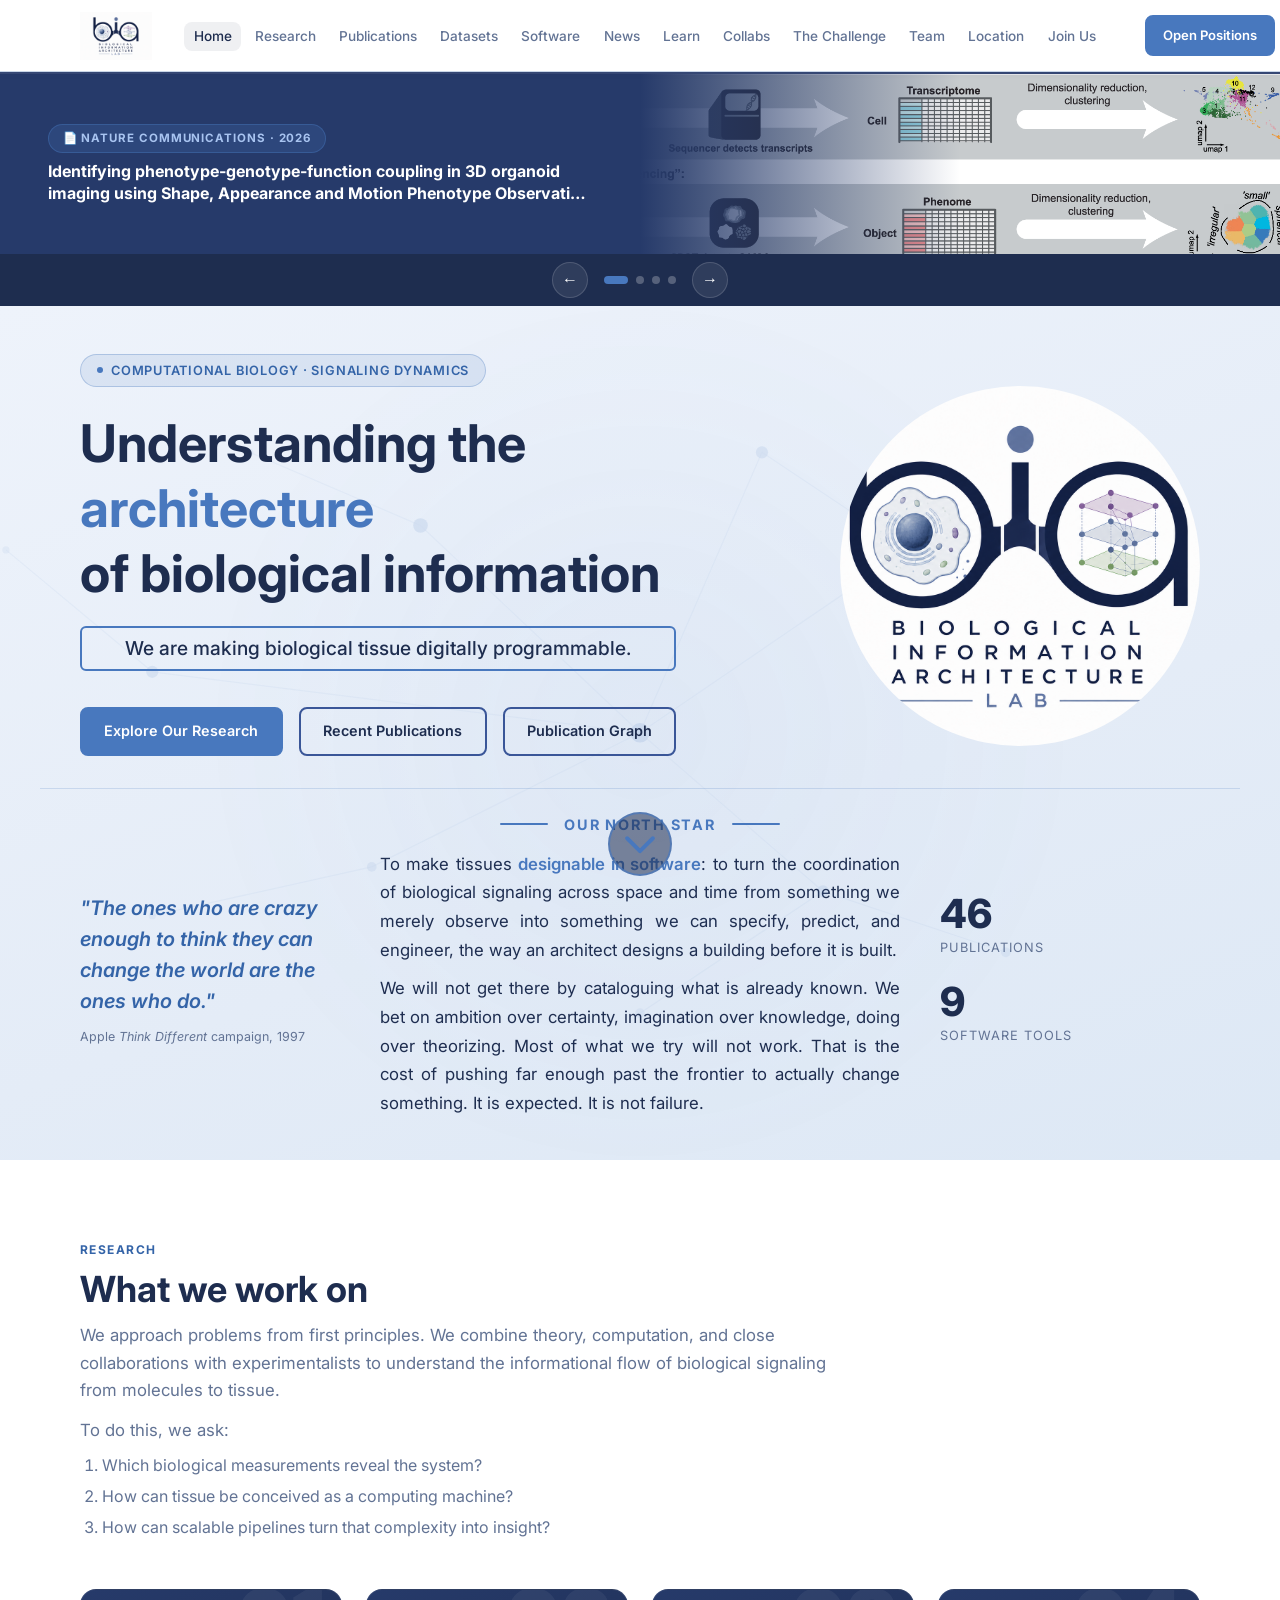
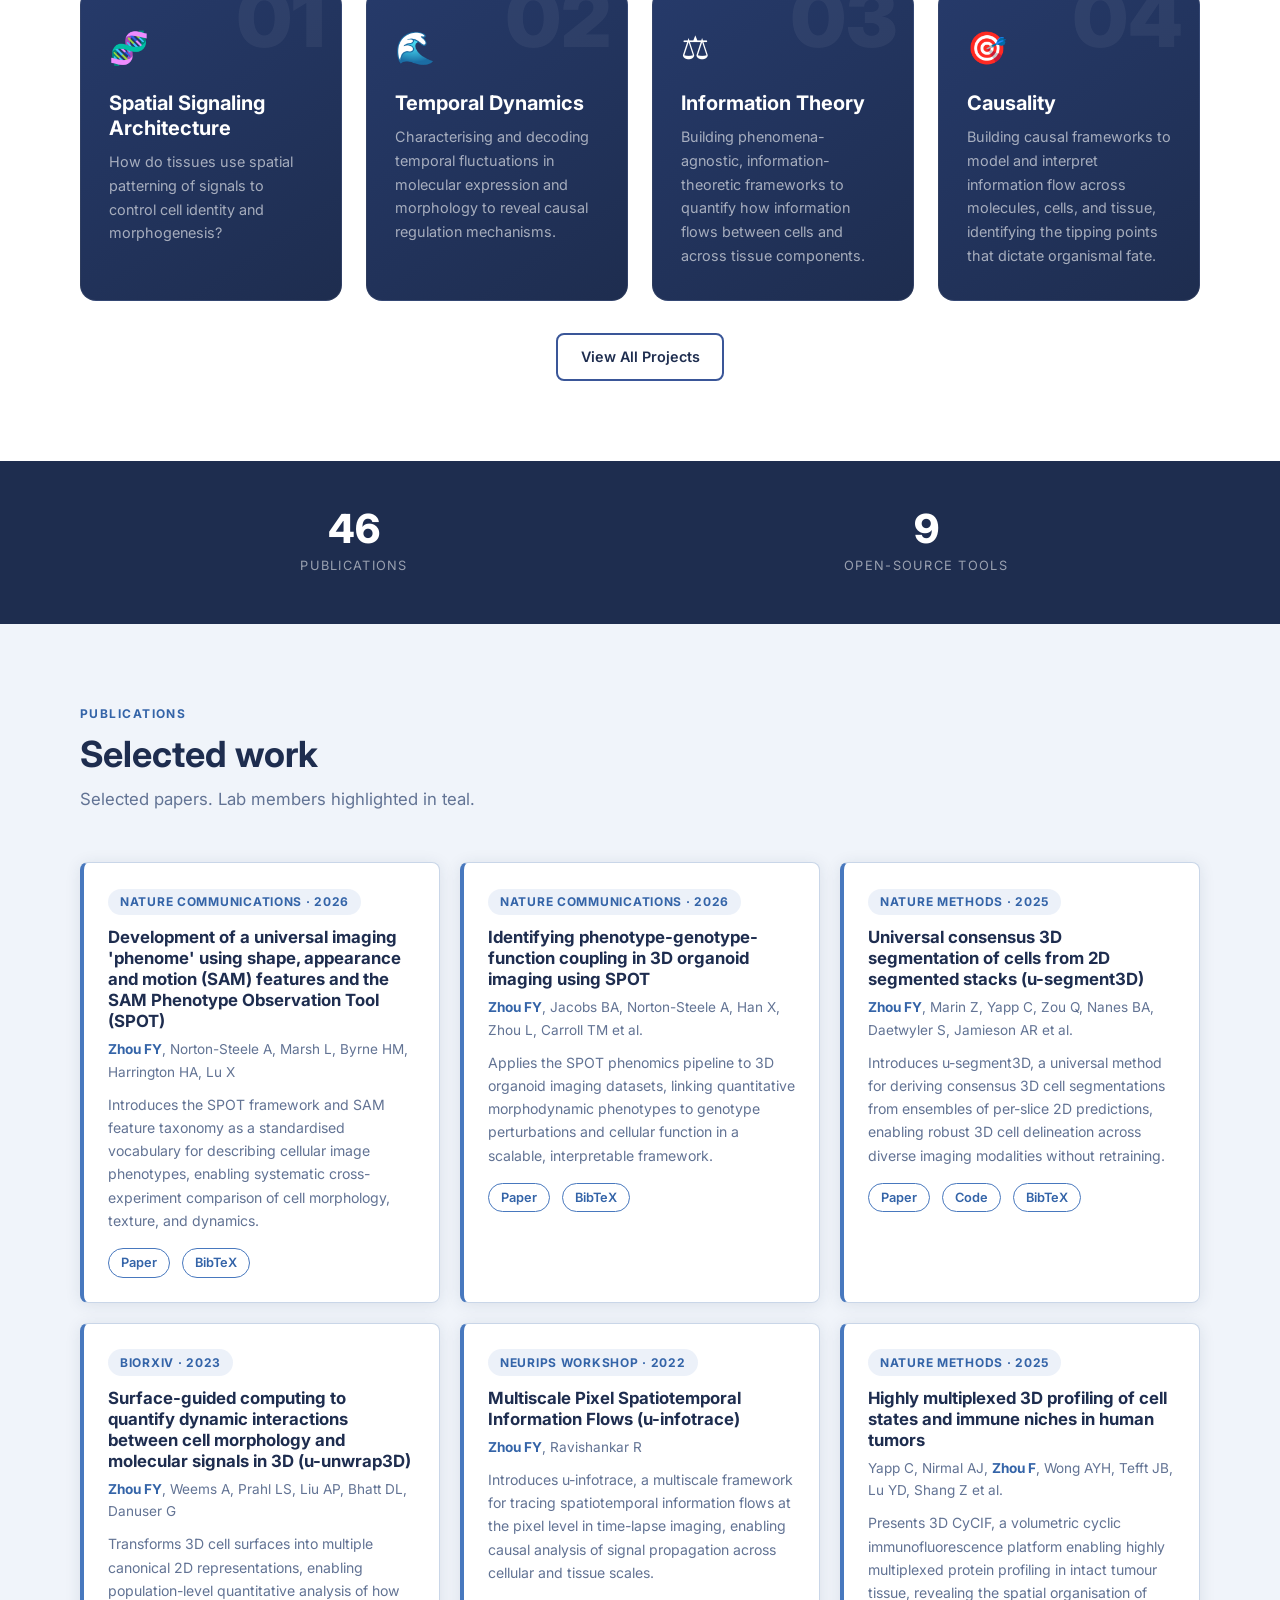
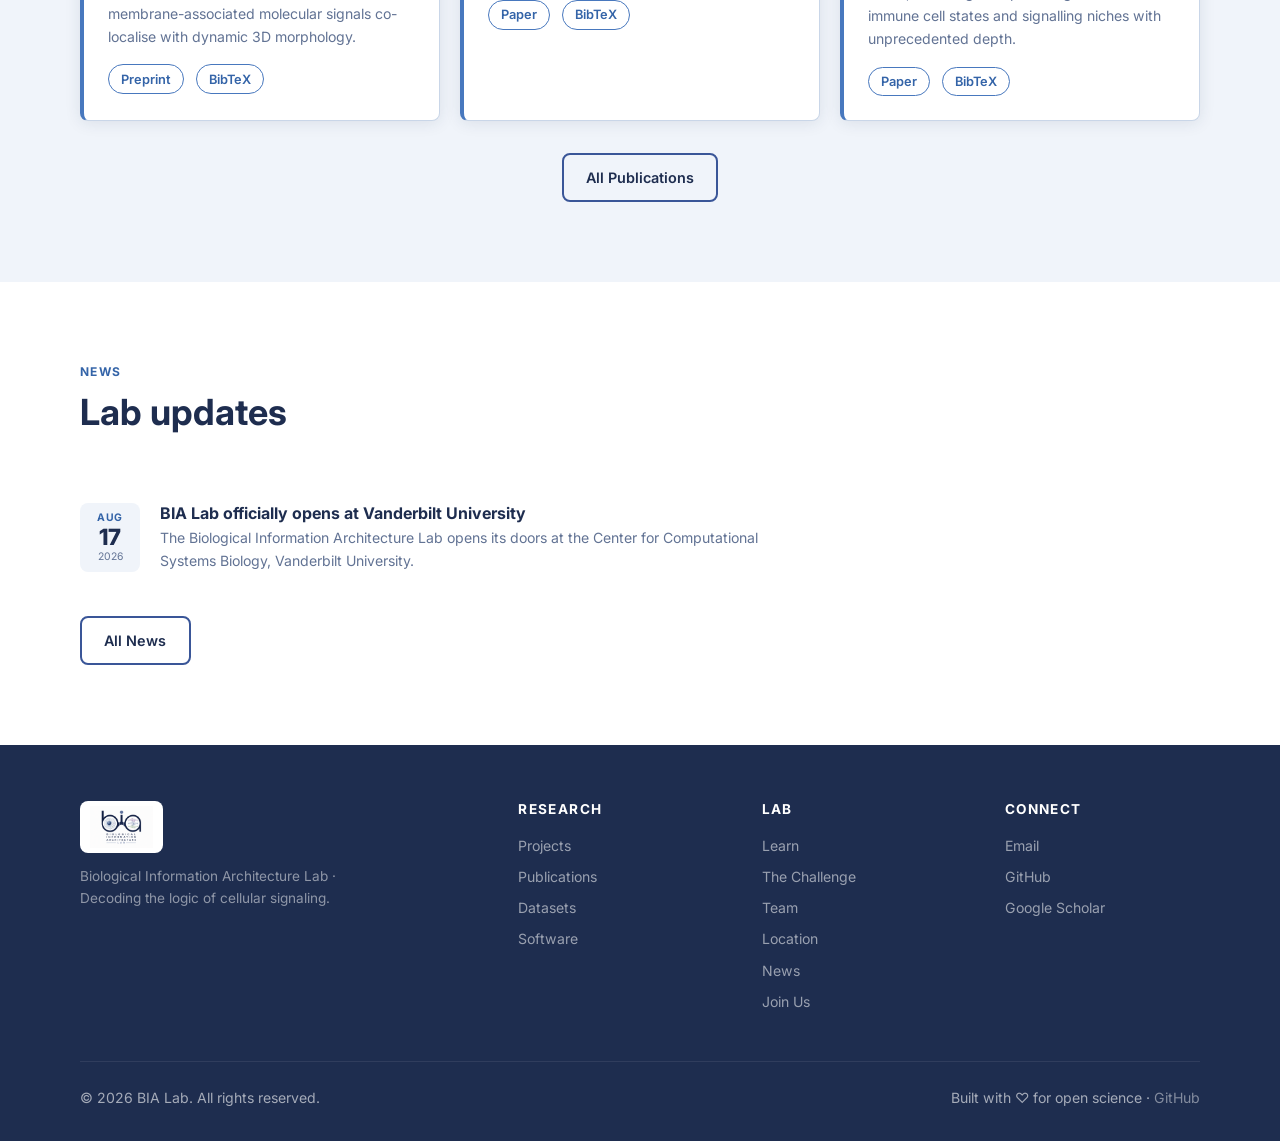
<file: index.html>
<!DOCTYPE html>
<html lang="en">
<head>
  <meta charset="UTF-8">
  <meta name="viewport" content="width=device-width, initial-scale=1.0">
  <title>BIA Lab — Biological Information Architecture</title>
  <meta name="description" content="The Biological Information Architecture Lab studies how biological signaling is organized across space and time using computational and quantitative approaches.">
  <link rel="preconnect" href="https://fonts.googleapis.com">
  <link rel="preconnect" href="https://fonts.gstatic.com" crossorigin>
  <link href="https://fonts.googleapis.com/css2?family=Inter:wght@400;500;600;700;800;900&display=swap" rel="stylesheet">
  <link rel="stylesheet" href="assets/css/main.css">
  <link rel="stylesheet" href="assets/css/carousel.css">
  <style>
    section.hero { display: block; }

    /* Hero top row: 2-col with logo */
    .hero__content { padding-block: 3rem 2rem; }
    .hero__logo { padding-top: 2rem; }

    /* 3-col north star row */
    .hero__northstar {
      display: grid;
      grid-template-columns: 1fr 2fr 1fr;
      gap: 2.5rem;
      align-items: start;
      padding-top: 1.5rem;
      padding-bottom: 2rem;
      border-top: 1px solid rgba(72,120,190,.2);
    }

    /* Quote column */
    .hero__northstar-col--quote {
      display: flex;
      align-items: center;
      height: 100%;
    }
    .hero__quote {
      font-size: clamp(1rem, 1.8vw, 1.25rem);
      font-style: italic;
      font-weight: 600;
      color: var(--teal-dark);
      line-height: 1.55;
      margin: 0;
    }

    /* Body column */
    .hero__northstar-label {
      display: flex;
      align-items: center;
      justify-content: center;
      gap: 1rem;
      font-size: .9rem;
      font-weight: 700;
      text-transform: uppercase;
      letter-spacing: .12em;
      color: var(--teal);
      margin-bottom: .85rem;
    }
    .hero__northstar-label::before,
    .hero__northstar-label::after {
      content: '';
      height: 2px;
      flex: 1;
      max-width: 3rem;
      background: var(--teal);
      border-radius: 2px;
    }
    .hero__northstar-col--body p {
      font-size: clamp(.95rem, 1.6vw, 1.05rem);
      color: var(--navy);
      line-height: 1.7;
      margin: 0 0 .65rem;
      text-align: justify;
    }
    .hero__northstar-col--body em {
      font-style: normal;
      color: var(--teal);
      font-weight: 600;
    }

    /* Stats column */
    .hero__northstar-col--stats {
      display: flex;
      align-items: center;
      height: 100%;
    }
    .hero__northstar-col--stats .hero__stats {
      display: flex;
      flex-direction: column;
      gap: 1.5rem;
      margin-top: 0;
      padding-top: 0;
      border-top: none;
    }
    .hero__northstar-col--stats .hero__stat-value {
      font-size: 2.5rem;
    }

    @media (max-width: 768px) {
      .hero__northstar { grid-template-columns: 1fr; }
      .hero__northstar-col--stats .hero__stats { flex-direction: row; gap: 2rem; }
    }

  </style>
</head>
<body>

<!-- ─── Navigation ─────────────────────────────────────────────────────────── -->
<nav class="nav">
  <div class="nav__inner">
    <a href="index.html" class="nav__logo">
      <img src="assets/img/bia_lab_logo.png" alt="BIA Lab" class="nav__logo-img">
    </a>
    <ul class="nav__links">
      <li><a href="index.html">Home</a></li>
      <li><a href="research.html">Research</a></li>
      <li><a href="publications.html">Publications</a></li>
      <li><a href="datasets.html">Datasets</a></li>
      <li><a href="software.html">Software</a></li>
      <li><a href="news.html">News</a></li>
      <li><a href="learn.html">Learn</a></li>
      <li><a href="collab.html">Collabs</a></li>
      <li><a href="challenge.html">The Challenge</a></li>
      <li><a href="team.html">Team</a></li>
      <li><a href="location.html">Location</a></li>
      <li><a href="join.html">Join Us</a></li>
    </ul>
    <a href="join.html" class="btn btn-primary btn-sm nav__cta">Open Positions</a>
    <button class="nav__burger" aria-label="Open menu">
      <span></span><span></span><span></span>
    </button>
    <a href="join.html" class="btn btn-primary btn-sm nav__mobile-cta">Open Positions</a>
  </div>
</nav>

<!-- ─── Carousel ───────────────────────────────────────────────────────────── -->
<div class="carousel-section" id="highlights">
  <div class="carousel__progress"><div class="carousel__progress-bar"></div></div>
  <div class="carousel" data-carousel>
    <div class="carousel__track">

      <!-- Slide 1 -->
      <a class="carousel__slide" href="https://doi.org/10.1038/s41467-026-75506-7" target="_blank" rel="noopener">
        <div class="carousel__slide-content">
          <div class="carousel__slide-badge">📄 Nature Communications · 2026</div>
          <h2>Identifying phenotype-genotype-function coupling in 3D organoid imaging using Shape, Appearance and Motion Phenotype Observation Tool (SPOT)</h2>
        </div>
        <div class="carousel__slide-visual">
          <img src="assets/img/banners/banner_samspot_organoids.png" alt="">
        </div>
      </a>

      <!-- Slide 2 -->
      <a class="carousel__slide" href="https://elifesciences.org/reviewed-preprints/111884" target="_blank" rel="noopener">
        <div class="carousel__slide-content">
          <div class="carousel__slide-badge">📄 eLife Reviewed Preprint · 2026</div>
          <h2>Quantitative multi-scale morphodynamic analysis reveals ratchet-like collective DVE migration during anterior patterning</h2>
        </div>
        <div class="carousel__slide-visual">
          <img src="assets/img/banners/banner_dve.jpg" alt="">
        </div>
      </a>

      <!-- Slide 3 -->
      <a class="carousel__slide" href="https://www.biorxiv.org/content/10.64898/2026.01.01.697161v1" target="_blank" rel="noopener">
        <div class="carousel__slide-content">
          <div class="carousel__slide-badge">📄 New Preprint · bioRxiv 2026</div>
          <h2>Unraveling Subcellular Ultrastructure with Cyclically Multiplexed Expansion Microscopy</h2>
        </div>
        <div class="carousel__slide-visual">
          <img src="assets/img/banners/banner_cyexm.jpg" alt="">
        </div>
      </a>

      <!-- Slide 4 -->
      <a class="carousel__slide" href="https://www.biorxiv.org/content/10.64898/2026.05.17.725158v2" target="_blank" rel="noopener">
        <div class="carousel__slide-content">
          <div class="carousel__slide-badge">📄 New Preprint · bioRxiv 2026</div>
          <h2>Volumetric Cyclic Immunofluorescence for 3D Spatial Profiling of Immune Structures in Human FFPE Tissue</h2>
        </div>
        <div class="carousel__slide-visual">
          <img src="assets/img/banners/banner_vcycif_2.png" alt="">
        </div>
      </a>

    </div><!-- /.carousel__track -->

    <div class="carousel__controls">
      <button class="carousel__btn" data-carousel-prev aria-label="Previous">&#8592;</button>
      <div class="carousel__dots">
        <button class="carousel__dot active" aria-label="Slide 1"></button>
        <button class="carousel__dot" aria-label="Slide 2"></button>
        <button class="carousel__dot" aria-label="Slide 3"></button>
        <button class="carousel__dot" aria-label="Slide 4"></button>
      </div>
      <button class="carousel__btn" data-carousel-next aria-label="Next">&#8594;</button>
    </div>
  </div><!-- /.carousel -->
</div><!-- /.carousel-section -->

<!-- ─── Hero ───────────────────────────────────────────────────────────────── -->
<section class="hero">
  <div class="hero__bg">
    <svg viewBox="0 0 1200 700" xmlns="http://www.w3.org/2000/svg" width="100%" height="100%" preserveAspectRatio="xMidYMid slice">
      <defs>
        <radialGradient id="glow" cx="50%" cy="50%" r="50%">
          <stop offset="0%" stop-color="#4878be" stop-opacity=".25"/>
          <stop offset="100%" stop-color="#4878be" stop-opacity="0"/>
        </radialGradient>
      </defs>
      <circle cx="600" cy="350" r="380" fill="url(#glow)"/>
      <!-- network nodes -->
      <g stroke="#4878be" stroke-opacity=".3" stroke-width="1" fill="none">
        <line x1="600" y1="350" x2="820" y2="200"/><line x1="600" y1="350" x2="750" y2="480"/>
        <line x1="600" y1="350" x2="420" y2="180"/><line x1="600" y1="350" x2="380" y2="460"/>
        <line x1="600" y1="350" x2="700" y2="120"/><line x1="600" y1="350" x2="200" y2="300"/>
        <line x1="820" y1="200" x2="950" y2="280"/><line x1="820" y1="200" x2="700" y2="120"/>
        <line x1="750" y1="480" x2="900" y2="530"/><line x1="750" y1="480" x2="600" y2="580"/>
        <line x1="420" y1="180" x2="280" y2="120"/><line x1="380" y1="460" x2="200" y2="500"/>
        <line x1="950" y1="280" x2="1050" y2="180"/><line x1="200" y1="300" x2="80" y2="200"/>
      </g>
      <g fill="#4878be">
        <circle cx="600" cy="350" r="8" opacity=".9"/>
        <circle cx="820" cy="200" r="6" opacity=".7"/>
        <circle cx="750" cy="480" r="5" opacity=".6"/>
        <circle cx="420" cy="180" r="6" opacity=".7"/>
        <circle cx="380" cy="460" r="4" opacity=".5"/>
        <circle cx="700" cy="120" r="5" opacity=".6"/>
        <circle cx="200" cy="300" r="5" opacity=".6"/>
        <circle cx="950" cy="280" r="4" opacity=".5"/>
        <circle cx="900" cy="530" r="4" opacity=".4"/>
        <circle cx="600" cy="580" r="4" opacity=".4"/>
        <circle cx="280" cy="120" r="3" opacity=".4"/>
        <circle cx="200" cy="500" r="3" opacity=".4"/>
        <circle cx="1050" cy="180" r="3" opacity=".35"/>
        <circle cx="80"  cy="200" r="3" opacity=".35"/>
      </g>
    </svg>
  </div>
  <div class="container hero__content">
    <div class="hero__body">
      <div class="hero__eyebrow">Computational Biology · Signaling Dynamics</div>
      <h1>Understanding the <em>architecture</em><br>of biological information</h1>
      <div class="hero__slogan-group">
        <p class="hero__lead">We are making biological tissue digitally programmable.</p>
        <div class="hero__actions">
          <a href="research.html" class="btn btn-primary">Explore Our Research</a>
          <a href="publications.html" class="btn btn-outline-dark">Recent Publications</a>
          <a href="graph.html" class="btn btn-outline-dark">Publication Graph</a>
        </div>
      </div>
    </div>
    <div class="hero__logo">
      <img src="assets/img/bia_lab_logo.png" alt="BIA Lab logo">
    </div>
  </div>
  <!-- 3-col north star row -->
  <div class="container hero__northstar">
    <div class="hero__northstar-col hero__northstar-col--quote">
      <div style="display:flex;flex-direction:column;gap:.65rem;">
        <p class="hero__quote">"The ones who are crazy enough to think they can change the world are the ones who do."</p>
        <p style="font-size:.78rem;color:var(--muted);font-style:normal;font-weight:400;">Apple <em>Think Different</em> campaign, 1997</p>
      </div>
    </div>
    <div class="hero__northstar-col hero__northstar-col--body">
      <div class="hero__northstar-label">Our North Star</div>
      <p>To make tissues <em>designable in software</em>: to turn the coordination of biological signaling across space and time from something we merely observe into something we can specify, predict, and engineer, the way an architect designs a building before it is built.</p>
      <p>We will not get there by cataloguing what is already known. We bet on ambition over certainty, imagination over knowledge, doing over theorizing. Most of what we try will not work. That is the cost of pushing far enough past the frontier to actually change something. It is expected. It is not failure.</p>
    </div>
    <div class="hero__northstar-col hero__northstar-col--stats">
      <div class="hero__stats">
        <div>
          <div class="hero__stat-value">46</div>
          <div class="hero__stat-label">Publications</div>
        </div>
        <div>
          <div class="hero__stat-value">9</div>
          <div class="hero__stat-label">Software Tools</div>
        </div>
      </div>
    </div>
  </div>

  <a href="#research" class="scroll-hint" aria-label="Scroll down">
    <svg width="40" height="40" viewBox="0 0 28 28" fill="none" xmlns="http://www.w3.org/2000/svg" aria-hidden="true">
      <polyline points="5,10 14,19 23,10" stroke="var(--teal)" stroke-width="2.8" stroke-linecap="round" stroke-linejoin="round"/>
    </svg>
  </a>
</section>

<!-- ─── Research Themes ─────────────────────────────────────────────────────── -->
<section class="section" id="research">
  <div class="container">
    <div class="section-header">
      <div class="section-label">Research</div>
      <h2>What we work on</h2>
      <p>We approach problems from first principles. We combine theory, computation, and close collaborations with experimentalists to understand the informational flow of biological signaling from molecules to tissue.</p>
      <p style="margin-top:.75rem;">To do this, we ask:</p>
      <ol style="margin-top:.5rem;padding-left:1.4rem;display:flex;flex-direction:column;gap:.35rem;color:var(--muted);font-size:1rem;line-height:1.6;">
        <li>Which biological measurements reveal the system?</li>
        <li>How can tissue be conceived as a computing machine?</li>
        <li>How can scalable pipelines turn that complexity into insight?</li>
      </ol>
    </div>
    <div class="grid-4">
      <div class="theme-card">
        <div class="theme-card__num">01</div>
        <div class="theme-card__icon">🧬</div>
        <h3>Spatial Signaling Architecture</h3>
        <p>How do tissues use spatial patterning of signals to control cell identity and morphogenesis?</p>
      </div>
      <div class="theme-card">
        <div class="theme-card__num">02</div>
        <div class="theme-card__icon">🌊</div>
        <h3>Temporal Dynamics</h3>
        <p>Characterising and decoding temporal fluctuations in molecular expression and morphology to reveal causal regulation mechanisms.</p>
      </div>
      <div class="theme-card">
        <div class="theme-card__num">03</div>
        <div class="theme-card__icon">⚖️</div>
        <h3>Information Theory</h3>
        <p>Building phenomena-agnostic, information-theoretic frameworks to quantify how information flows between cells and across tissue components.</p>
      </div>
      <div class="theme-card">
        <div class="theme-card__num">04</div>
        <div class="theme-card__icon">🎯</div>
        <h3>Causality</h3>
        <p>Building causal frameworks to model and interpret information flow across molecules, cells, and tissue, identifying the tipping points that dictate organismal fate.</p>
      </div>
    </div>
    <div style="margin-top:2rem;text-align:center;">
      <a href="research.html" class="btn btn-outline-dark">View All Projects</a>
    </div>
  </div>
</section>

<!-- ─── Stats Bar ───────────────────────────────────────────────────────────── -->
<div class="stats-bar">
  <div class="container">
    <div class="stats-bar__grid">
      <div><div class="stats-bar__value">46</div><div class="stats-bar__label">Publications</div></div>
      <div><div class="stats-bar__value">9</div><div class="stats-bar__label">Open-source Tools</div></div>
    </div>
  </div>
</div>

<!-- ─── Recent Publications ─────────────────────────────────────────────────── -->
<section class="section section--alt">
  <div class="container">
    <div class="section-header">
      <div class="section-label">Publications</div>
      <h2>Selected work</h2>
      <p>Selected papers. Lab members highlighted in teal.</p>
    </div>
    <div class="grid-2" style="gap:1.25rem;">
      <div class="pub-card">
        <span class="pub-card__journal">Nature Communications · 2026</span>
        <h3>Development of a universal imaging 'phenome' using shape, appearance and motion (SAM) features and the SAM Phenotype Observation Tool (SPOT)</h3>
        <p class="pub-card__authors"><strong style="color:var(--teal-dark)">Zhou FY</strong>, Norton-Steele A, Marsh L, Byrne HM, Harrington HA, Lu X</p>
        <p class="pub-card__abstract">Introduces the SPOT framework and SAM feature taxonomy as a standardised vocabulary for describing cellular image phenotypes, enabling systematic cross-experiment comparison of cell morphology, texture, and dynamics.</p>
        <div class="pub-card__links">
          <a href="https://doi.org/10.1038/s41467-026-75505-8" target="_blank" rel="noopener">Paper</a><a href="#">BibTeX</a>
        </div>
      </div>
      <div class="pub-card">
        <span class="pub-card__journal">Nature Communications · 2026</span>
        <h3>Identifying phenotype-genotype-function coupling in 3D organoid imaging using SPOT</h3>
        <p class="pub-card__authors"><strong style="color:var(--teal-dark)">Zhou FY</strong>, Jacobs BA, Norton-Steele A, Han X, Zhou L, Carroll TM et al.</p>
        <p class="pub-card__abstract">Applies the SPOT phenomics pipeline to 3D organoid imaging datasets, linking quantitative morphodynamic phenotypes to genotype perturbations and cellular function in a scalable, interpretable framework.</p>
        <div class="pub-card__links">
          <a href="https://doi.org/10.1038/s41467-026-75506-7" target="_blank" rel="noopener">Paper</a><a href="#">BibTeX</a>
        </div>
      </div>
      <div class="pub-card">
        <span class="pub-card__journal">Nature Methods · 2025</span>
        <h3>Universal consensus 3D segmentation of cells from 2D segmented stacks (u-segment3D)</h3>
        <p class="pub-card__authors"><strong style="color:var(--teal-dark)">Zhou FY</strong>, Marin Z, Yapp C, Zou Q, Nanes BA, Daetwyler S, Jamieson AR et al.</p>
        <p class="pub-card__abstract">Introduces u-segment3D, a universal method for deriving consensus 3D cell segmentations from ensembles of per-slice 2D predictions, enabling robust 3D cell delineation across diverse imaging modalities without retraining.</p>
        <div class="pub-card__links">
          <a href="#">Paper</a><a href="#">Code</a><a href="#">BibTeX</a>
        </div>
      </div>
      <div class="pub-card">
        <span class="pub-card__journal">bioRxiv · 2023</span>
        <h3>Surface-guided computing to quantify dynamic interactions between cell morphology and molecular signals in 3D (u-unwrap3D)</h3>
        <p class="pub-card__authors"><strong style="color:var(--teal-dark)">Zhou FY</strong>, Weems A, Prahl LS, Liu AP, Bhatt DL, Danuser G</p>
        <p class="pub-card__abstract">Transforms 3D cell surfaces into multiple canonical 2D representations, enabling population-level quantitative analysis of how membrane-associated molecular signals co-localise with dynamic 3D morphology.</p>
        <div class="pub-card__links">
          <a href="https://www.biorxiv.org/content/10.1101/2023.04.12.536640" target="_blank" rel="noopener">Preprint</a><a href="#">BibTeX</a>
        </div>
      </div>
      <div class="pub-card">
        <span class="pub-card__journal">NeurIPS Workshop · 2022</span>
        <h3>Multiscale Pixel Spatiotemporal Information Flows (u-infotrace)</h3>
        <p class="pub-card__authors"><strong style="color:var(--teal-dark)">Zhou FY</strong>, Ravishankar R</p>
        <p class="pub-card__abstract">Introduces u-infotrace, a multiscale framework for tracing spatiotemporal information flows at the pixel level in time-lapse imaging, enabling causal analysis of signal propagation across cellular and tissue scales.</p>
        <div class="pub-card__links">
          <a href="#">Paper</a><a href="#">BibTeX</a>
        </div>
      </div>
      <div class="pub-card">
        <span class="pub-card__journal">Nature Methods · 2025</span>
        <h3>Highly multiplexed 3D profiling of cell states and immune niches in human tumors</h3>
        <p class="pub-card__authors">Yapp C, Nirmal AJ, <strong style="color:var(--teal-dark)">Zhou F</strong>, Wong AYH, Tefft JB, Lu YD, Shang Z et al.</p>
        <p class="pub-card__abstract">Presents 3D CyCIF, a volumetric cyclic immunofluorescence platform enabling highly multiplexed protein profiling in intact tumour tissue, revealing the spatial organisation of immune cell states and signalling niches with unprecedented depth.</p>
        <div class="pub-card__links">
          <a href="#">Paper</a><a href="#">BibTeX</a>
        </div>
      </div>
    </div>
    <div style="margin-top:2rem;text-align:center;">
      <a href="publications.html" class="btn btn-outline-dark">All Publications</a>
    </div>
  </div>
</section>

<!-- ─── News ────────────────────────────────────────────────────────────────── -->
<section class="section">
  <div class="container">
    <div class="section-header">
      <div class="section-label">News</div>
      <h2>Lab updates</h2>
    </div>
    <div>
      <div class="news-item">
        <div class="news-item__date">
          <div class="news-item__date-month">Aug</div>
          <div class="news-item__date-day">17</div>
          <div class="news-item__date-year">2026</div>
        </div>
        <div class="news-item__body">
          <h4>BIA Lab officially opens at Vanderbilt University</h4>
          <p>The Biological Information Architecture Lab opens its doors at the Center for Computational Systems Biology, Vanderbilt University.</p>
        </div>
      </div>
    </div>
    <div style="margin-top:1.5rem;">
      <a href="news.html" class="btn btn-outline-dark">All News</a>
    </div>
  </div>
</section>

<!-- ─── Footer ──────────────────────────────────────────────────────────────── -->
<footer class="footer">
  <div class="container">
    <div class="footer__grid">
      <div class="footer__brand">
        <a href="index.html">
          <img src="assets/img/bia_lab_logo.png" alt="BIA Lab" class="footer__logo-img">
        </a>
        <p>Biological Information Architecture Lab · Decoding the logic of cellular signaling.</p>
      </div>
      <div>
        <h4>Research</h4>
        <ul>
          <li><a href="research.html">Projects</a></li>
          <li><a href="publications.html">Publications</a></li>
          <li><a href="datasets.html">Datasets</a></li>
      <li><a href="software.html">Software</a></li>
        </ul>
      </div>
      <div>
        <h4>Lab</h4>
        <ul>
          <li><a href="learn.html">Learn</a></li>
      <li><a href="challenge.html">The Challenge</a></li>
      <li><a href="team.html">Team</a></li>
          <li><a href="location.html">Location</a></li>
          <li><a href="news.html">News</a></li>
          <li><a href="join.html">Join Us</a></li>
        </ul>
      </div>
      <div>
        <h4>Connect</h4>
        <ul>
          <li><a href="mailto:felix.y.zhou@vanderbilt.edu">Email</a></li>
          <li><a href="https://github.com/BIA-Lab-Team" target="_blank" rel="noopener">GitHub</a></li>
          <li><a href="https://scholar.google.com/citations?user=iRTxWEMAAAAJ&hl=en" target="_blank" rel="noopener">Google Scholar</a></li>
        </ul>
      </div>
    </div>
    <div class="footer__bottom">
      <span>© 2026 BIA Lab. All rights reserved.</span>
      <span>Built with ♡ for open science · <a href="#">GitHub</a></span>
    </div>
  </div>
</footer>

<script src="assets/js/nav.js"></script>
<script src="assets/js/carousel.js"></script>
<script src="assets/js/scroll-hint.js" defer></script>
</body>
</html>
</file>
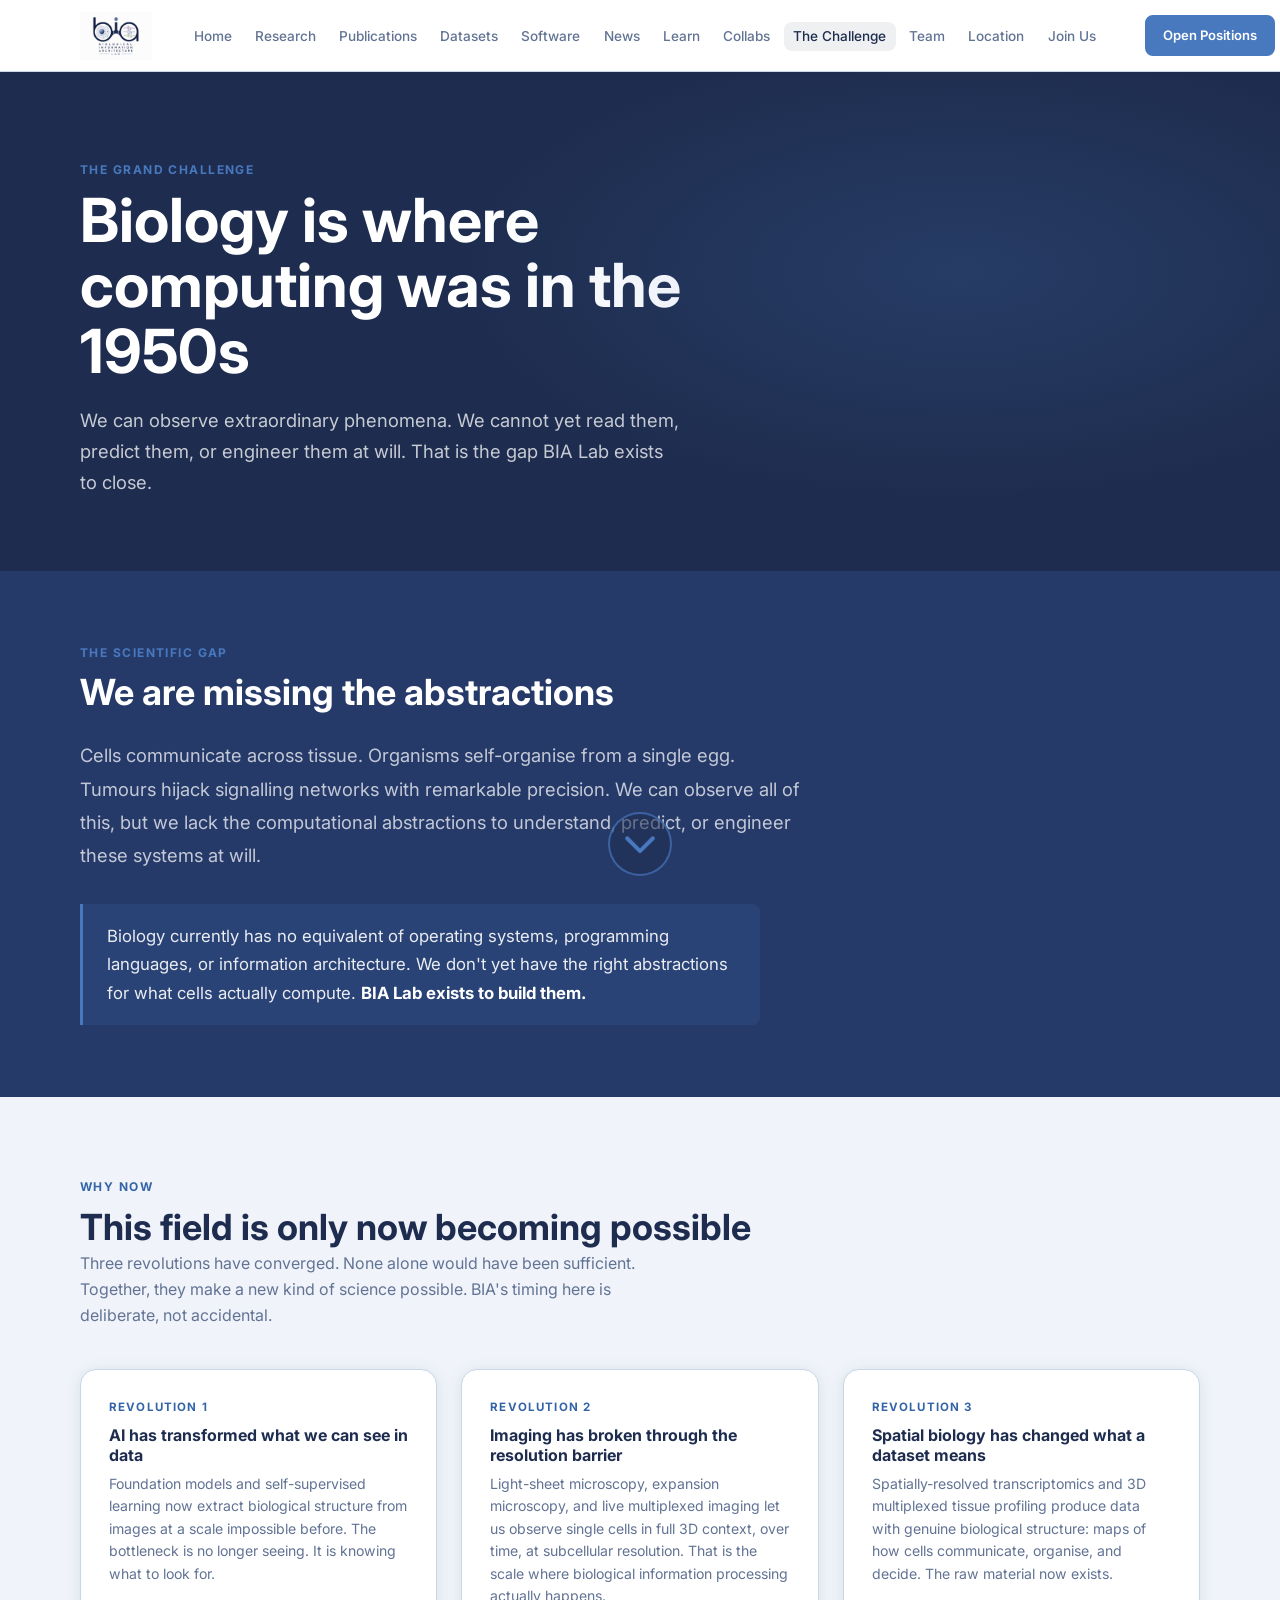
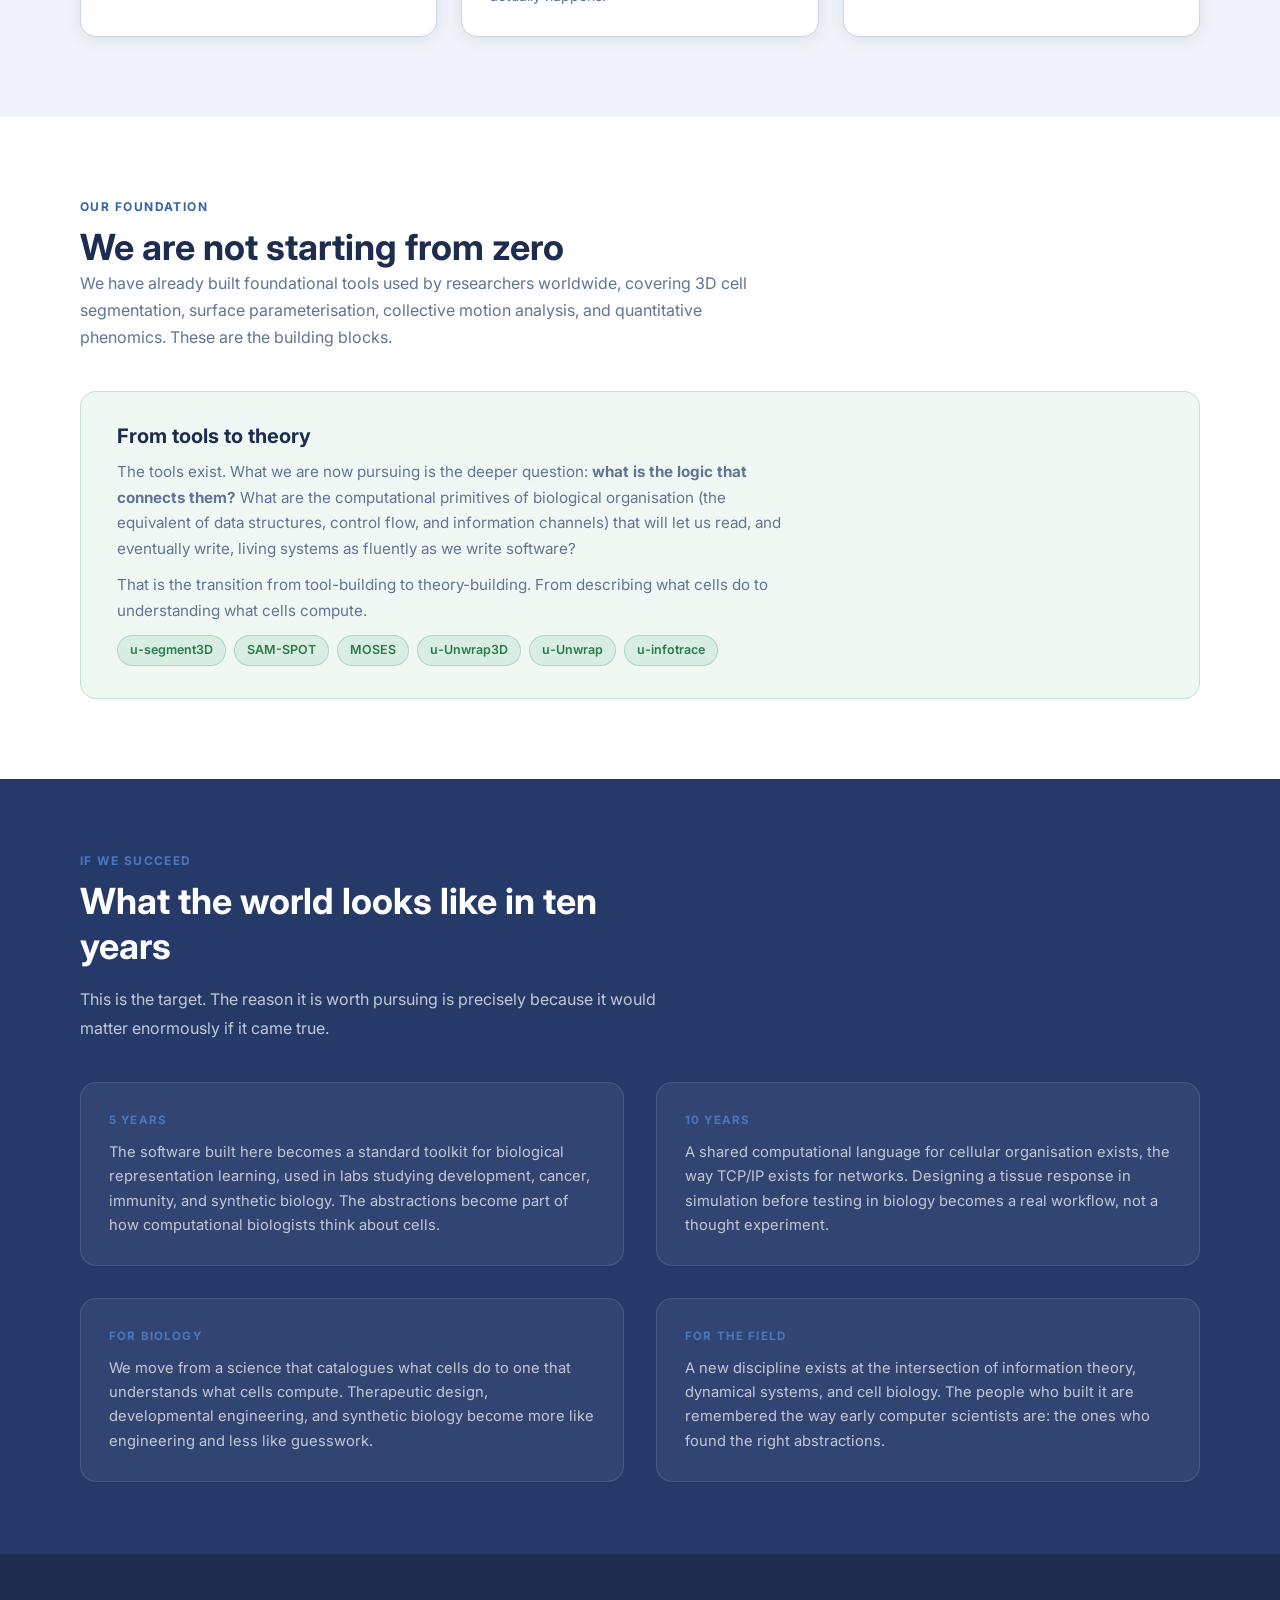
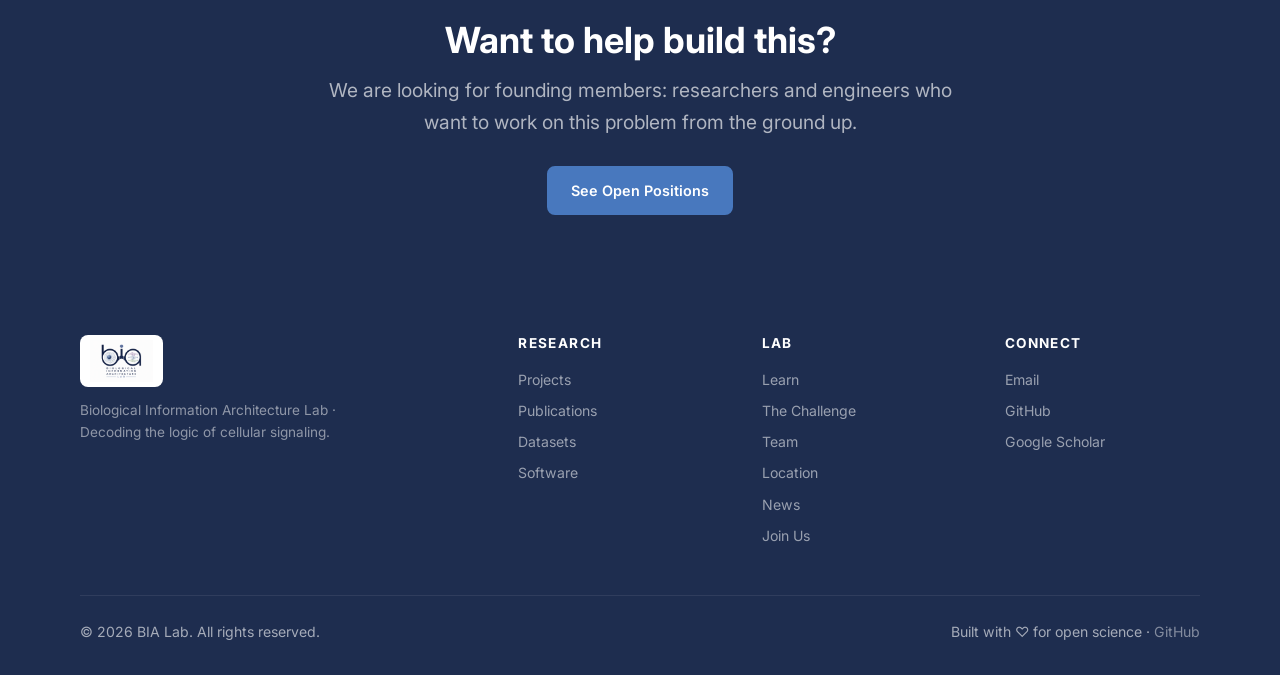
<file: challenge.html>
<!DOCTYPE html>
<html lang="en">
<head>
  <meta charset="UTF-8">
  <meta name="viewport" content="width=device-width, initial-scale=1.0">
  <title>The Grand Challenge — BIA Lab</title>
  <meta name="description" content="Why the Biological Information Architecture Lab exists — the scientific gap, why now, and what success looks like.">
  <link rel="preconnect" href="https://fonts.googleapis.com">
  <link rel="preconnect" href="https://fonts.gstatic.com" crossorigin>
  <link href="https://fonts.googleapis.com/css2?family=Inter:wght@400;500;600;700;800;900&display=swap" rel="stylesheet">
  <link rel="stylesheet" href="assets/css/main.css">
  <style>
    /* Hero */
    .page-hero {
      background: var(--navy);
      padding: 5.5rem 0 4.5rem;
      color: var(--white);
      position: relative;
      overflow: hidden;
    }
    .page-hero::before {
      content: '';
      position: absolute; inset: 0;
      background: radial-gradient(ellipse 60% 70% at 75% 40%, rgba(72,120,190,.2) 0%, transparent 65%);
      pointer-events: none;
    }
    .page-hero .section-label { color: var(--teal); }
    .page-hero h1 {
      color: var(--white);
      font-size: clamp(2.4rem, 5.5vw, 3.8rem);
      line-height: 1.08;
      margin-bottom: 1.25rem;
      max-width: 720px;
    }
    .page-hero__lead {
      color: rgba(255,255,255,.75);
      font-size: 1.15rem;
      max-width: 600px;
      line-height: 1.7;
    }

    /* Dark narrative */
    .dark-section { background: var(--navy-mid); color: var(--white); padding: 4.5rem 0; }
    .dark-section .section-label { color: var(--teal); }
    .dark-section h2 { color: var(--white); margin-bottom: 1.5rem; }
    .dark-section p  { color: rgba(255,255,255,.72); line-height: 1.8; }

    .gap-statement {
      font-size: 1.15rem; color: rgba(255,255,255,.85);
      line-height: 1.8; max-width: 720px; margin-bottom: 2rem;
    }
    .gap-callout {
      background: rgba(72,120,190,.15);
      border-left: 3px solid var(--teal);
      border-radius: 0 var(--radius) var(--radius) 0;
      padding: 1.1rem 1.5rem;
      font-size: 1.05rem; color: rgba(255,255,255,.9);
      line-height: 1.7; max-width: 680px;
    }

    /* Why Now cards */
    .why-now-grid {
      display: grid; grid-template-columns: repeat(3,1fr); gap: 1.5rem; margin-top: 2.5rem;
    }
    @media (max-width: 768px) { .why-now-grid { grid-template-columns: 1fr; } }
    .why-card {
      background: var(--white); border: 1px solid var(--border);
      border-radius: var(--radius-lg); padding: 1.75rem; box-shadow: var(--shadow);
    }
    .why-card__label { font-size: .72rem; font-weight: 700; letter-spacing: .1em; text-transform: uppercase; color: var(--teal-dark); margin-bottom: .5rem; }
    .why-card h3 { font-size: 1rem; margin-bottom: .5rem; }
    .why-card p  { font-size: .88rem; color: var(--muted); line-height: 1.6; }

    /* What we've built */
    .built-callout {
      background: rgba(63,168,106,.08); border: 1px solid rgba(63,168,106,.25);
      border-radius: var(--radius-lg); padding: 2rem 2.25rem; margin-top: 2.5rem;
    }
    .built-callout h3 { color: var(--navy); margin-bottom: .6rem; }
    .built-callout p  { color: var(--muted); font-size: .95rem; line-height: 1.7; margin-bottom: .6rem; }
    .built-callout p:last-of-type { margin-bottom: .75rem; }
    .built-tools { display: flex; flex-wrap: wrap; gap: .5rem; }
    .built-tool {
      font-size: .78rem; font-weight: 600;
      background: rgba(63,168,106,.12); color: #2a7a4a;
      border: 1px solid rgba(63,168,106,.3);
      border-radius: 100px; padding: .25rem .75rem;
    }

    /* Vision grid */
    .vision-grid { display: grid; grid-template-columns: 1fr 1fr; gap: 2rem; margin-top: 2.5rem; }
    @media (max-width: 700px) { .vision-grid { grid-template-columns: 1fr; } }
    .vision-card {
      background: rgba(255,255,255,.06); border: 1px solid rgba(255,255,255,.1);
      border-radius: var(--radius-lg); padding: 1.75rem;
    }
    .vision-card__horizon { font-size: .72rem; font-weight: 700; letter-spacing: .1em; text-transform: uppercase; color: var(--teal); margin-bottom: .6rem; }
    .vision-card p { color: rgba(255,255,255,.7); font-size: .92rem; line-height: 1.65; }

    /* CTA */
    .challenge-cta { background: var(--navy); padding: 4rem 0; text-align: center; }
    .challenge-cta h2 { color: var(--white); margin-bottom: .75rem; }
    .challenge-cta p  { color: rgba(255,255,255,.65); margin-bottom: 1.75rem; font-size: 1.2rem; max-width: 640px; margin-left: auto; margin-right: auto; }
  </style>
</head>
<body>

<nav class="nav">
  <div class="nav__inner">
    <a href="index.html" class="nav__logo"><img src="assets/img/bia_lab_logo.png" alt="BIA Lab" class="nav__logo-img"></a>
    <ul class="nav__links">
      <li><a href="index.html">Home</a></li>
      <li><a href="research.html">Research</a></li>
      <li><a href="publications.html">Publications</a></li>
      <li><a href="datasets.html">Datasets</a></li>
      <li><a href="software.html">Software</a></li>
      <li><a href="news.html">News</a></li>
      <li><a href="learn.html">Learn</a></li>
      <li><a href="collab.html">Collabs</a></li>
      <li><a href="challenge.html">The Challenge</a></li>
      <li><a href="team.html">Team</a></li>
      <li><a href="location.html">Location</a></li>
      <li><a href="join.html">Join Us</a></li>
    </ul>
    <a href="join.html" class="btn btn-primary btn-sm nav__cta">Open Positions</a>
    <button class="nav__burger" aria-label="Open menu"><span></span><span></span><span></span></button>
    <a href="join.html" class="btn btn-primary btn-sm nav__mobile-cta">Open Positions</a>
  </div>
</nav>

<!-- Hero -->
<div class="page-hero">
  <div class="container">
    <div class="section-label">The Grand Challenge</div>
    <h1>Biology is where computing was in the 1950s</h1>
    <p class="page-hero__lead">We can observe extraordinary phenomena. We cannot yet read them, predict them, or engineer them at will. That is the gap BIA Lab exists to close.</p>
  </div>
  <a href="#gap" class="scroll-hint" aria-label="Scroll down">
    <svg width="40" height="40" viewBox="0 0 28 28" fill="none" xmlns="http://www.w3.org/2000/svg" aria-hidden="true">
      <polyline points="5,10 14,19 23,10" stroke="var(--teal)" stroke-width="2.8" stroke-linecap="round" stroke-linejoin="round"/>
    </svg>
  </a>
</div>

<!-- The Scientific Gap -->
<section class="dark-section" id="gap">
  <div class="container">
    <div class="section-label">The Scientific Gap</div>
    <h2>We are missing the abstractions</h2>
    <p class="gap-statement">Cells communicate across tissue. Organisms self-organise from a single egg. Tumours hijack signalling networks with remarkable precision. We can observe all of this, but we lack the computational abstractions to understand, predict, or engineer these systems at will.</p>
    <div class="gap-callout">
      Biology currently has no equivalent of operating systems, programming languages, or information architecture. We don't yet have the right abstractions for what cells actually compute. <strong style="color:var(--white);">BIA Lab exists to build them.</strong>
    </div>
  </div>
</section>

<!-- Why Now -->
<section class="section section--alt">
  <div class="container">
    <div class="section-label">Why Now</div>
    <h2>This field is only now becoming possible</h2>
    <p style="color:var(--muted);max-width:580px;">Three revolutions have converged. None alone would have been sufficient. Together, they make a new kind of science possible. BIA's timing here is deliberate, not accidental.</p>
    <div class="why-now-grid">
      <div class="why-card">
        <div class="why-card__label">Revolution 1</div>
        <h3>AI has transformed what we can see in data</h3>
        <p>Foundation models and self-supervised learning now extract biological structure from images at a scale impossible before. The bottleneck is no longer seeing. It is knowing what to look for.</p>
      </div>
      <div class="why-card">
        <div class="why-card__label">Revolution 2</div>
        <h3>Imaging has broken through the resolution barrier</h3>
        <p>Light-sheet microscopy, expansion microscopy, and live multiplexed imaging let us observe single cells in full 3D context, over time, at subcellular resolution. That is the scale where biological information processing actually happens.</p>
      </div>
      <div class="why-card">
        <div class="why-card__label">Revolution 3</div>
        <h3>Spatial biology has changed what a dataset means</h3>
        <p>Spatially-resolved transcriptomics and 3D multiplexed tissue profiling produce data with genuine biological structure: maps of how cells communicate, organise, and decide. The raw material now exists.</p>
      </div>
    </div>
  </div>
</section>

<!-- What we've built -->
<section class="section">
  <div class="container">
    <div class="section-label">Our Foundation</div>
    <h2>We are not starting from zero</h2>
    <p style="color:var(--muted);line-height:1.7;">We have already built foundational tools used by researchers worldwide, covering 3D cell segmentation, surface parameterisation, collective motion analysis, and quantitative phenomics. These are the building blocks.</p>
    <div class="built-callout">
      <h3>From tools to theory</h3>
      <p>The tools exist. What we are now pursuing is the deeper question: <strong>what is the logic that connects them?</strong> What are the computational primitives of biological organisation (the equivalent of data structures, control flow, and information channels) that will let us read, and eventually write, living systems as fluently as we write software?</p>
      <p>That is the transition from tool-building to theory-building. From describing what cells do to understanding what cells compute.</p>
      <div class="built-tools">
        <span class="built-tool">u-segment3D</span>
        <span class="built-tool">SAM-SPOT</span>
        <span class="built-tool">MOSES</span>
        <span class="built-tool">u-Unwrap3D</span>
        <span class="built-tool">u-Unwrap</span>
        <span class="built-tool">u-infotrace</span>
      </div>
    </div>
  </div>
</section>

<!-- What success looks like -->
<section class="dark-section">
  <div class="container">
    <div class="section-label">If We Succeed</div>
    <h2 style="max-width:520px;margin-bottom:1rem;">What the world looks like in ten years</h2>
    <p style="max-width:600px;margin-bottom:2rem;">This is the target. The reason it is worth pursuing is precisely because it would matter enormously if it came true.</p>
    <div class="vision-grid">
      <div class="vision-card">
        <div class="vision-card__horizon">5 years</div>
        <p>The software built here becomes a standard toolkit for biological representation learning, used in labs studying development, cancer, immunity, and synthetic biology. The abstractions become part of how computational biologists think about cells.</p>
      </div>
      <div class="vision-card">
        <div class="vision-card__horizon">10 years</div>
        <p>A shared computational language for cellular organisation exists, the way TCP/IP exists for networks. Designing a tissue response in simulation before testing in biology becomes a real workflow, not a thought experiment.</p>
      </div>
      <div class="vision-card">
        <div class="vision-card__horizon">For biology</div>
        <p>We move from a science that catalogues what cells do to one that understands what cells compute. Therapeutic design, developmental engineering, and synthetic biology become more like engineering and less like guesswork.</p>
      </div>
      <div class="vision-card">
        <div class="vision-card__horizon">For the field</div>
        <p>A new discipline exists at the intersection of information theory, dynamical systems, and cell biology. The people who built it are remembered the way early computer scientists are: the ones who found the right abstractions.</p>
      </div>
    </div>
  </div>
</section>

<!-- CTA -->
<section class="challenge-cta">
  <div class="container">
    <h2>Want to help build this?</h2>
    <p>We are looking for founding members: researchers and engineers who want to work on this problem from the ground up.</p>
    <a href="join.html" class="btn btn-primary">See Open Positions</a>
  </div>
</section>

<footer class="footer">
  <div class="container">
    <div class="footer__grid">
      <div class="footer__brand">
        <a href="index.html"><img src="assets/img/bia_lab_logo.png" alt="BIA Lab" class="footer__logo-img"></a>
        <p>Biological Information Architecture Lab · Decoding the logic of cellular signaling.</p>
      </div>
      <div><h4>Research</h4><ul><li><a href="research.html">Projects</a></li><li><a href="publications.html">Publications</a></li><li><a href="datasets.html">Datasets</a></li><li><a href="software.html">Software</a></li></ul></div>
      <div><h4>Lab</h4><ul><li><a href="learn.html">Learn</a></li>
      <li><a href="challenge.html">The Challenge</a></li>
      <li><a href="team.html">Team</a></li><li><a href="location.html">Location</a></li><li><a href="news.html">News</a></li><li><a href="join.html">Join Us</a></li></ul></div>
      <div><h4>Connect</h4><ul><li><a href="mailto:felix.y.zhou@vanderbilt.edu">Email</a></li><li><a href="https://github.com/BIA-Lab-Team" target="_blank" rel="noopener">GitHub</a></li><li><a href="https://scholar.google.com/citations?user=iRTxWEMAAAAJ&hl=en" target="_blank" rel="noopener">Google Scholar</a></li></ul></div>
    </div>
    <div class="footer__bottom"><span>© 2026 BIA Lab. All rights reserved.</span><span>Built with ♡ for open science · <a href="https://github.com/BIA-Lab-Team" target="_blank" rel="noopener">GitHub</a></span></div>
  </div>
</footer>

<script src="assets/js/nav.js"></script>
<script src="assets/js/scroll-hint.js" defer></script>
</body>
</html>
</file>
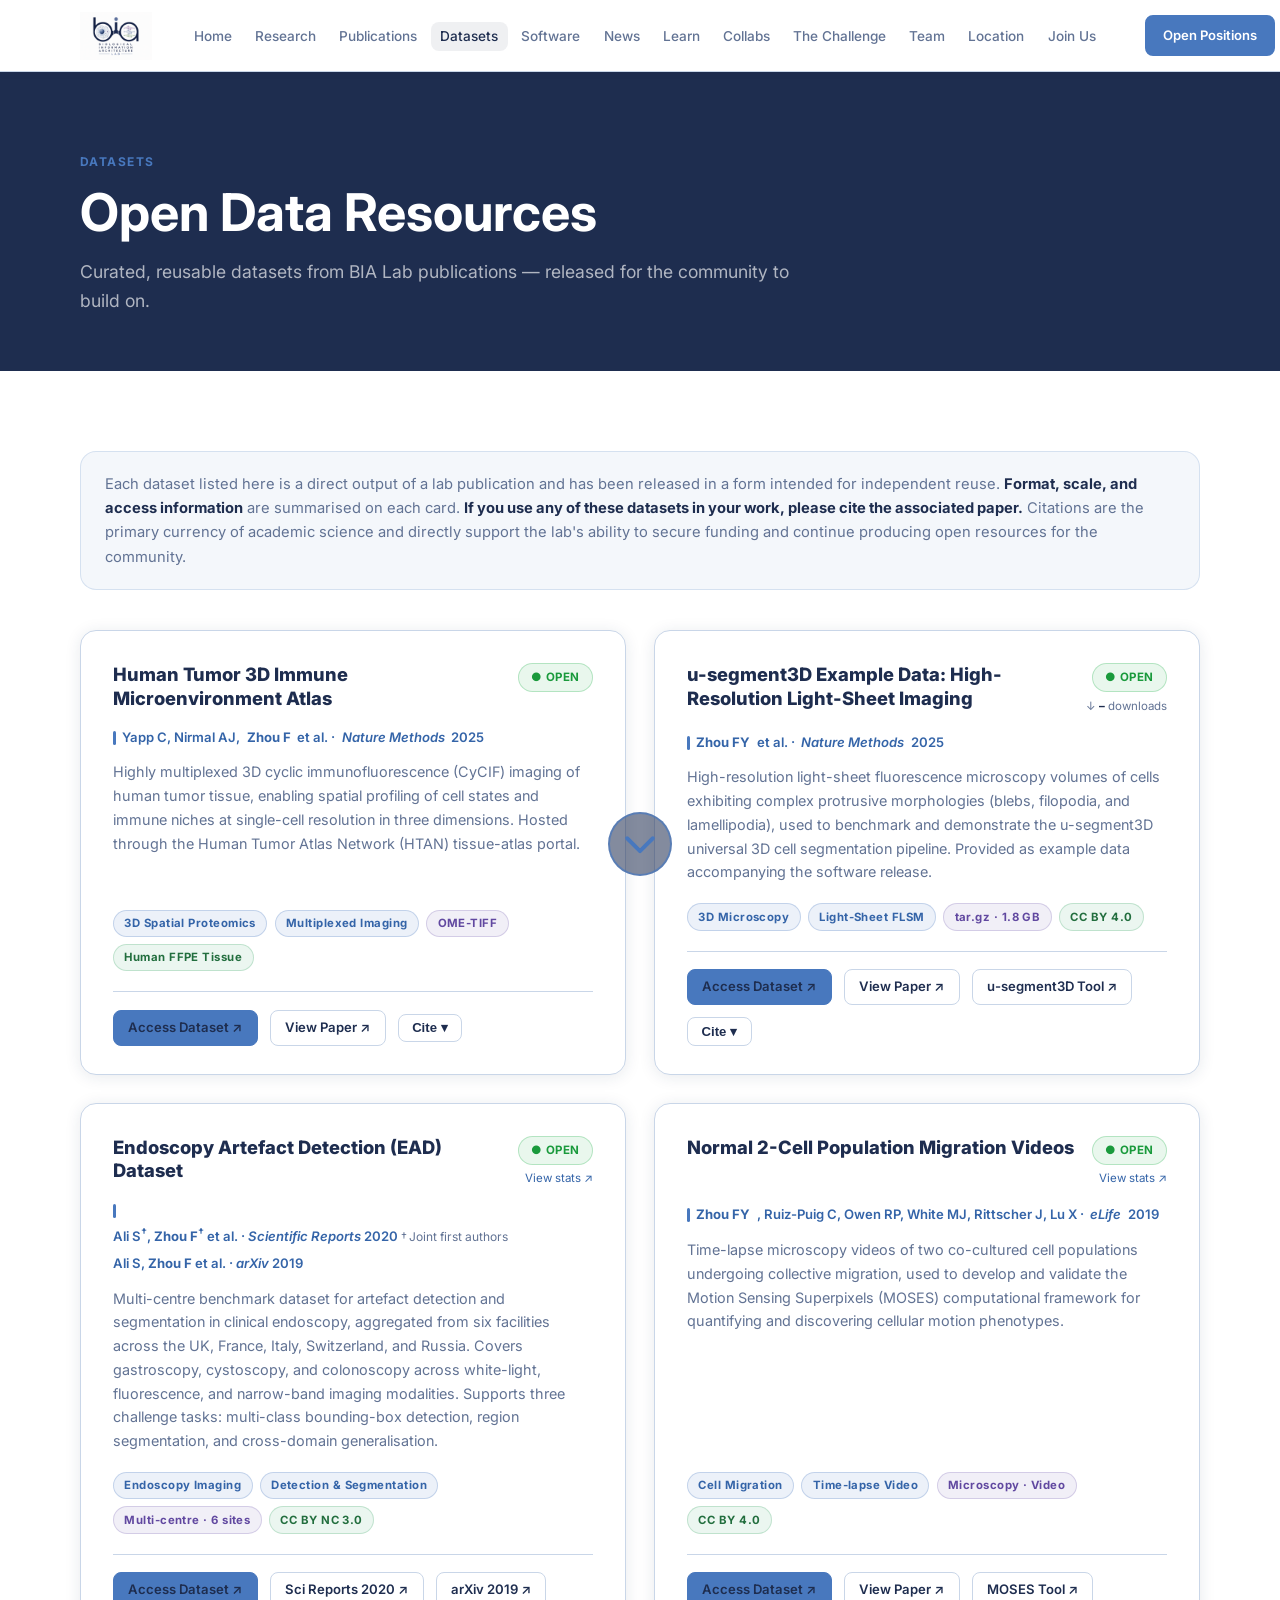
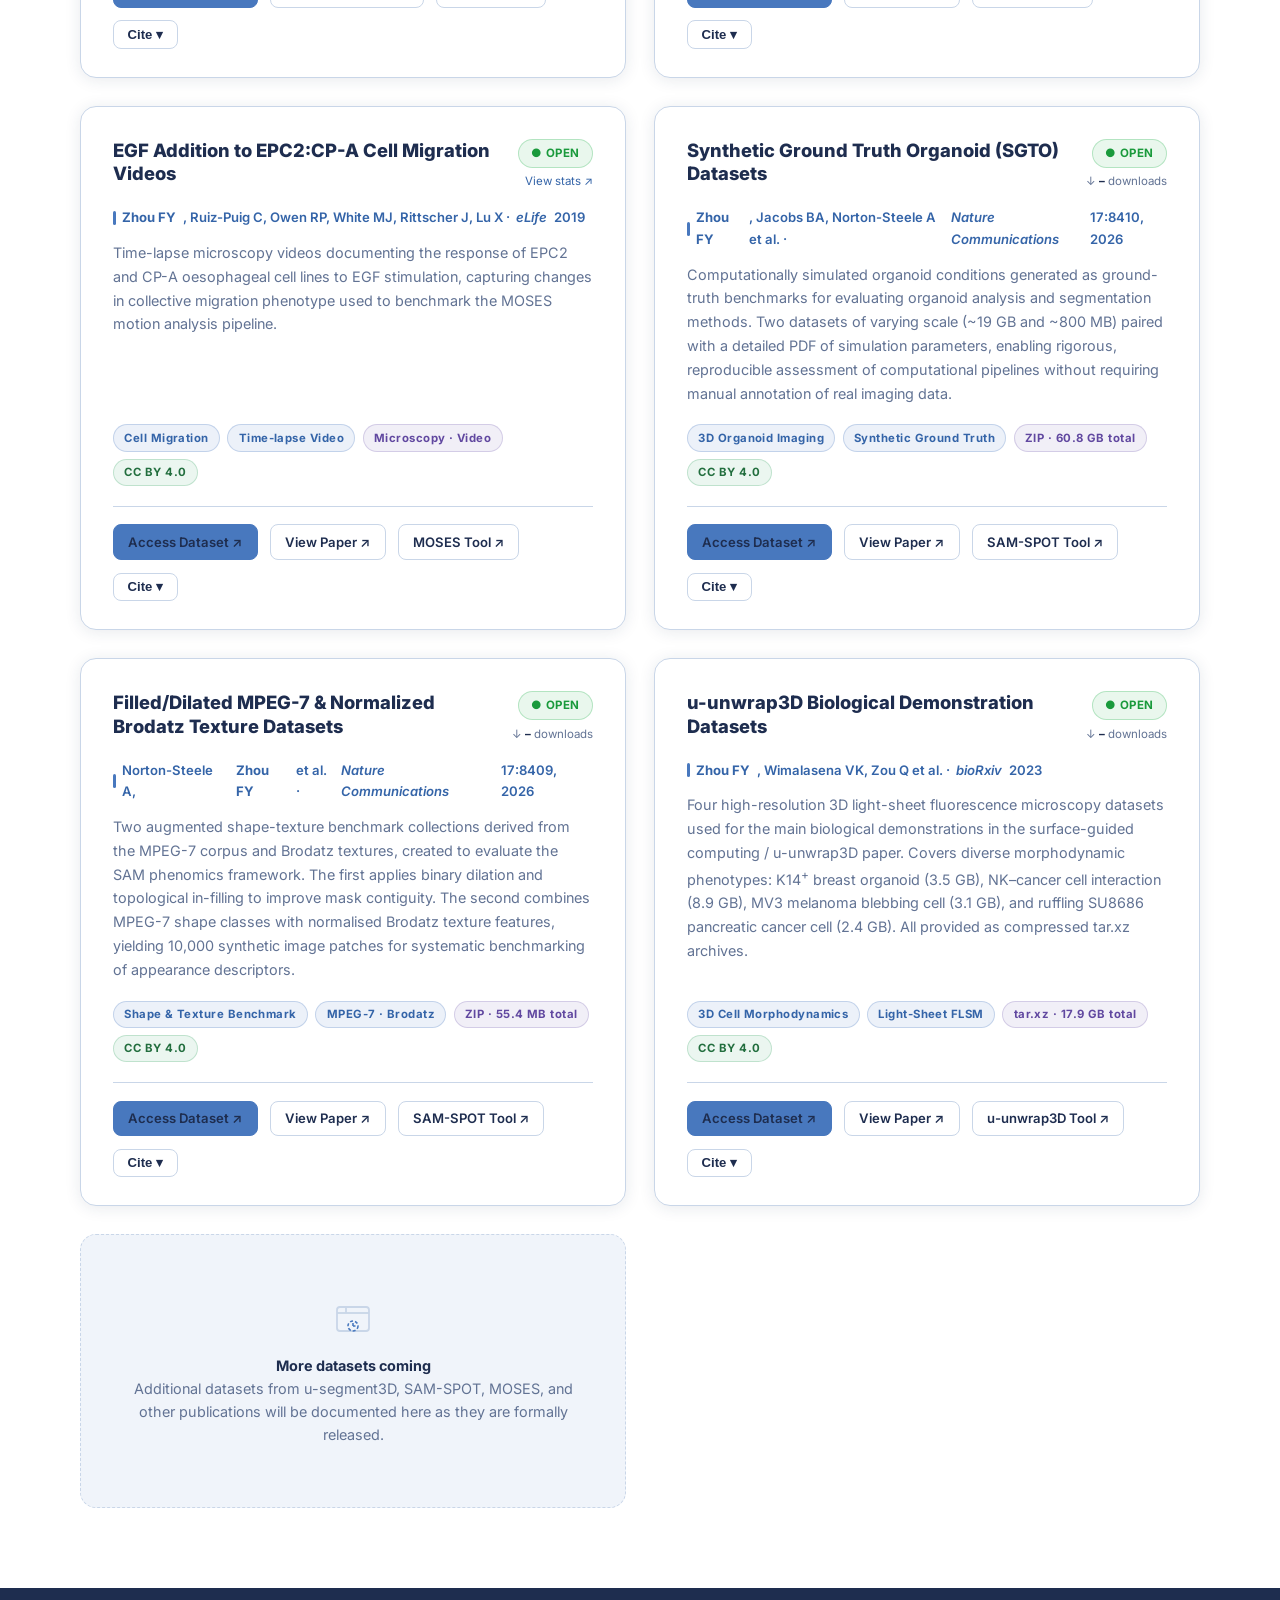
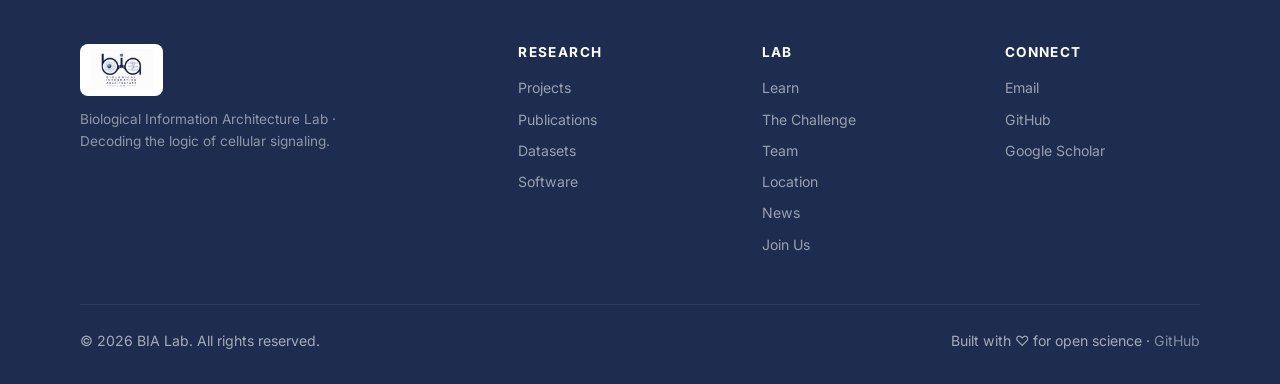
<file: datasets.html>
<!DOCTYPE html>
<html lang="en">
<head>
  <meta charset="UTF-8">
  <meta name="viewport" content="width=device-width, initial-scale=1.0">
  <title>Datasets — BIA Lab</title>
  <meta name="description" content="Open datasets from the Biological Information Architecture Lab — reusable resources for the community.">
  <link rel="preconnect" href="https://fonts.googleapis.com">
  <link rel="preconnect" href="https://fonts.gstatic.com" crossorigin>
  <link href="https://fonts.googleapis.com/css2?family=Inter:wght@400;500;600;700;800;900&display=swap" rel="stylesheet">
  <link rel="stylesheet" href="assets/css/main.css">
  <script src="assets/js/nav.js" defer></script>
  <style>
    .page-hero { background: var(--navy); padding: 5rem 0 3.5rem; color: var(--white); }
    .page-hero .section-label { color: var(--teal); }
    .page-hero h1 { color: var(--white); margin-bottom: .75rem; }
    .page-hero p  { color: rgba(255,255,255,.65); font-size: 1.1rem; }

    /* Dataset card */
    .dataset-card {
      background: var(--white);
      border: 1px solid var(--border);
      border-radius: var(--radius-lg);
      padding: 2rem 2rem 1.75rem;
      box-shadow: var(--shadow);
      transition: transform .2s, box-shadow .2s;
      display: flex;
      flex-direction: column;
      gap: 0;
    }
    .dataset-card:hover { transform: translateY(-3px); box-shadow: var(--shadow-lg); }

    .dataset-card__header {
      display: flex;
      align-items: flex-start;
      justify-content: space-between;
      gap: 1rem;
      margin-bottom: 1rem;
    }

    .dataset-card__title {
      font-size: 1.15rem;
      font-weight: 800;
      color: var(--navy);
      line-height: 1.3;
      margin: 0;
    }

    .access-pill {
      display: inline-flex;
      align-items: center;
      gap: .35rem;
      font-size: .72rem;
      font-weight: 700;
      letter-spacing: .05em;
      text-transform: uppercase;
      border-radius: 100px;
      padding: .25rem .75rem;
      flex-shrink: 0;
      white-space: nowrap;
    }
    .access-pill--open {
      background: rgba(40,180,80,.1);
      color: #1a9a3c;
      border: 1px solid rgba(40,180,80,.28);
    }
    .access-pill--restricted {
      background: rgba(230,130,50,.1);
      color: #b56010;
      border: 1px solid rgba(230,130,50,.28);
    }

    .dataset-card__paper {
      font-size: .82rem;
      color: var(--teal-dark);
      font-weight: 600;
      margin-bottom: .75rem;
      display: flex;
      align-items: center;
      gap: .4rem;
    }
    .dataset-card__paper::before {
      content: '';
      display: inline-block;
      width: 3px;
      height: 14px;
      background: var(--teal);
      border-radius: 2px;
      flex-shrink: 0;
    }

    .dataset-card__desc {
      color: var(--muted);
      font-size: .9rem;
      line-height: 1.65;
      margin-bottom: 1.2rem;
      flex: 1;
    }

    .badge-row {
      display: flex;
      gap: .45rem;
      flex-wrap: wrap;
      margin-bottom: 1.25rem;
    }
    .badge {
      display: inline-flex;
      align-items: center;
      font-size: .71rem;
      font-weight: 700;
      letter-spacing: .04em;
      border-radius: 100px;
      padding: .2rem .65rem;
    }
    .badge-type    { background: rgba(72,120,190,.1);  color: var(--teal-dark);  border: 1px solid rgba(72,120,190,.25); }
    .badge-format  { background: rgba(123,101,178,.1); color: #6148a0;           border: 1px solid rgba(123,101,178,.25); }
    .badge-scale   { background: rgba(63,168,106,.1);  color: #226e3e;           border: 1px solid rgba(63,168,106,.25); }

    .dataset-card__links {
      display: flex;
      gap: .75rem;
      flex-wrap: wrap;
      align-items: center;
      padding-top: 1.1rem;
      border-top: 1px solid var(--border);
    }
    .dataset-card__links a {
      font-size: .82rem;
      font-weight: 600;
      display: inline-flex;
      align-items: center;
      gap: .3rem;
      color: var(--navy);
      border: 1px solid var(--border);
      border-radius: var(--radius);
      padding: .38rem .9rem;
      text-decoration: none;
      transition: background .15s, color .15s;
    }
    .dataset-card__links a:hover { background: var(--navy); color: var(--white); border-color: var(--navy); }
    .dataset-card__links a.primary {
      background: var(--teal);
      color: var(--navy);
      border-color: var(--teal);
    }
    .dataset-card__links a.primary:hover { background: var(--teal-dark); color: var(--white); border-color: var(--teal-dark); }

    /* Grid */
    .datasets-grid {
      display: grid;
      grid-template-columns: 1fr;
      gap: 1.75rem;
    }
    @media (min-width: 900px) {
      .datasets-grid { grid-template-columns: repeat(2, 1fr); }
    }

    /* Intro note */
    .intro-note {
      background: rgba(72,120,190,.06);
      border: 1px solid rgba(72,120,190,.18);
      border-radius: var(--radius-lg);
      padding: 1.25rem 1.5rem;
      font-size: .92rem;
      color: var(--muted);
      line-height: 1.65;
      margin-bottom: 2.5rem;
    }
    .intro-note strong { color: var(--navy); }

    /* Coming soon card */
    .dataset-card--placeholder {
      background: var(--off-white);
      border-style: dashed;
      box-shadow: none;
    }
    .dataset-card--placeholder:hover { transform: none; box-shadow: none; }
    .placeholder-body {
      text-align: center;
      padding: 2rem 1rem;
      color: var(--muted);
    }
    .placeholder-body p { font-size: .9rem; line-height: 1.6; margin-top: .5rem; }

    /* Citation dropdown (same pattern as software.html) */
    .cite-drop { position: relative; display: inline-block; }
    .cite-drop__toggle {
      font-size: .82rem; font-weight: 600;
      color: var(--navy); border: 1px solid var(--border);
      border-radius: var(--radius); padding: .35rem .85rem;
      background: transparent; cursor: pointer;
      transition: background .15s, color .15s;
      white-space: nowrap;
    }
    .cite-drop__toggle:hover { background: var(--navy); color: var(--white); }
    .cite-drop__panel {
      position: absolute; bottom: calc(100% + 6px); left: 0;
      background: var(--white); border: 1px solid var(--border);
      border-radius: var(--radius); box-shadow: var(--shadow-lg);
      display: flex; flex-direction: column; min-width: 140px; z-index: 20;
    }
    .cite-drop__panel[hidden] { display: none; }
    .cite-drop__panel button {
      text-align: left; padding: .5rem .9rem;
      font-size: .82rem; font-weight: 600; color: var(--navy);
      background: none; border: none; cursor: pointer;
      transition: background .1s;
    }
    .cite-drop__panel button:hover { background: var(--off-white); }
    .cite-drop__panel button:first-child { border-radius: var(--radius) var(--radius) 0 0; }
    .cite-drop__panel button:last-child  { border-radius: 0 0 var(--radius) var(--radius); }

    /* Download metrics */
    .ds-metric { font-size: .72rem; color: var(--muted); white-space: nowrap; }
    .ds-metric span { font-weight: 700; color: var(--navy); font-variant-numeric: tabular-nums; }
    .ds-stats-link { font-size: .72rem; color: var(--teal-dark); white-space: nowrap; text-decoration: none; }
    .ds-stats-link:hover { text-decoration: underline; }
    .ds-header-right { display: flex; flex-direction: column; align-items: flex-end; gap: .3rem; flex-shrink: 0; }
  </style>
</head>
<body>

<!-- ─── Navigation ─────────────────────────────────────────────────────────── -->
<nav class="nav">
  <div class="nav__inner">
    <a href="index.html" class="nav__logo">
      <img src="assets/img/bia_lab_logo.png" alt="BIA Lab" class="nav__logo-img">
    </a>
    <ul class="nav__links">
      <li><a href="index.html">Home</a></li>
      <li><a href="research.html">Research</a></li>
      <li><a href="publications.html">Publications</a></li>
      <li><a href="datasets.html" class="active">Datasets</a></li>
      <li><a href="software.html">Software</a></li>
      <li><a href="news.html">News</a></li>
      <li><a href="learn.html">Learn</a></li>
      <li><a href="collab.html">Collabs</a></li>
      <li><a href="challenge.html">The Challenge</a></li>
      <li><a href="team.html">Team</a></li>
      <li><a href="location.html">Location</a></li>
      <li><a href="join.html">Join Us</a></li>
    </ul>
    <a href="join.html" class="btn btn-primary btn-sm nav__cta">Open Positions</a>
    <button class="nav__burger" aria-label="Open menu">
      <span></span><span></span><span></span>
    </button>
    <a href="join.html" class="btn btn-primary btn-sm nav__mobile-cta">Open Positions</a>
  </div>
</nav>

<!-- ─── Hero ─────────────────────────────────────────────────────────────────── -->
<div class="page-hero">
  <div class="container">
    <div class="section-label">Datasets</div>
    <h1>Open Data Resources</h1>
    <p>Curated, reusable datasets from BIA Lab publications — released for the community to build on.</p>
  </div>
  <a href="#content" class="scroll-hint" aria-label="Scroll down">
    <svg width="40" height="40" viewBox="0 0 28 28" fill="none" xmlns="http://www.w3.org/2000/svg" aria-hidden="true">
      <polyline points="5,10 14,19 23,10" stroke="var(--teal)" stroke-width="2.8" stroke-linecap="round" stroke-linejoin="round"/>
    </svg>
  </a>
</div>

<!-- ─── Datasets ─────────────────────────────────────────────────────────────── -->
<section class="section" id="content">
  <div class="container">

    <div class="intro-note">
      Each dataset listed here is a direct output of a lab publication and has been released in a form intended for independent reuse. <strong>Format, scale, and access information</strong> are summarised on each card. <strong>If you use any of these datasets in your work, please cite the associated paper.</strong> Citations are the primary currency of academic science and directly support the lab's ability to secure funding and continue producing open resources for the community.
    </div>

    <div class="datasets-grid">

      <!-- ── Yapp CyCIF tissue atlas ────────────────────────────── -->
      <div class="dataset-card">
        <div class="dataset-card__header">
          <h2 class="dataset-card__title">Human Tumor 3D Immune Microenvironment Atlas</h2>
          <span class="access-pill access-pill--open">● Open</span>
        </div>
        <div class="dataset-card__paper">
          Yapp C, Nirmal AJ, <strong>Zhou F</strong> et al. · <em>Nature Methods</em> 2025
        </div>
        <p class="dataset-card__desc">
          Highly multiplexed 3D cyclic immunofluorescence (CyCIF) imaging of human tumor tissue, enabling spatial profiling of cell states and immune niches at single-cell resolution in three dimensions. Hosted through the Human Tumor Atlas Network (HTAN) tissue-atlas portal.
        </p>
        <div class="badge-row">
          <span class="badge badge-type">3D Spatial Proteomics</span>
          <span class="badge badge-type">Multiplexed Imaging</span>
          <span class="badge badge-format">OME-TIFF</span>
          <span class="badge badge-scale">Human FFPE Tissue</span>
        </div>
        <div class="dataset-card__links">
          <a href="https://www.tissue-atlas.org/atlas-datasets/yapp-nirmal-2023/" target="_blank" rel="noopener" class="primary">Access Dataset ↗</a>
          <a href="https://www.nature.com/articles/s41592-025-02824-x" target="_blank" rel="noopener">View Paper ↗</a>
          <div class="cite-drop" data-tool="yapp-natmeth-2025">
            <button class="cite-drop__toggle" type="button">Cite ▾</button>
            <div class="cite-drop__panel" hidden>
              <button data-fmt="bibtex">BibTeX</button>
              <button data-fmt="ris">RIS</button>
              <button data-fmt="endnote">EndNote</button>
            </div>
          </div>
        </div>
      </div>

      <!-- ── u-segment3D example data ─────────────────────────── -->
      <div class="dataset-card">
        <div class="dataset-card__header">
          <h2 class="dataset-card__title">u-segment3D Example Data: High-Resolution Light-Sheet Imaging</h2>
          <div class="ds-header-right">
            <span class="access-pill access-pill--open">● Open</span>
            <span class="ds-metric" data-zenodo="15692302">↓ <span>–</span> downloads</span>
          </div>
        </div>
        <div class="dataset-card__paper">
          <strong>Zhou FY</strong> et al. · <em>Nature Methods</em> 2025
        </div>
        <p class="dataset-card__desc">
          High-resolution light-sheet fluorescence microscopy volumes of cells exhibiting complex protrusive morphologies (blebs, filopodia, and lamellipodia), used to benchmark and demonstrate the u-segment3D universal 3D cell segmentation pipeline. Provided as example data accompanying the software release.
        </p>
        <div class="badge-row">
          <span class="badge badge-type">3D Microscopy</span>
          <span class="badge badge-type">Light-Sheet FLSM</span>
          <span class="badge badge-format">tar.gz · 1.8 GB</span>
          <span class="badge badge-scale">CC BY 4.0</span>
        </div>
        <div class="dataset-card__links">
          <a href="https://zenodo.org/records/15692302" target="_blank" rel="noopener" class="primary">Access Dataset ↗</a>
          <a href="https://www.nature.com/articles/s41592-025-02887-w" target="_blank" rel="noopener">View Paper ↗</a>
          <a href="https://github.com/DanuserLab/u-segment3D" target="_blank" rel="noopener">u-segment3D Tool ↗</a>
          <div class="cite-drop" data-tool="usegment3d-natmeth-2025">
            <button class="cite-drop__toggle" type="button">Cite ▾</button>
            <div class="cite-drop__panel" hidden>
              <button data-fmt="bibtex">BibTeX</button>
              <button data-fmt="ris">RIS</button>
              <button data-fmt="endnote">EndNote</button>
            </div>
          </div>
        </div>
      </div>

      <!-- ── EAD dataset ──────────────────────────────────────── -->
      <div class="dataset-card">
        <div class="dataset-card__header">
          <h2 class="dataset-card__title">Endoscopy Artefact Detection (EAD) Dataset</h2>
          <div class="ds-header-right">
            <span class="access-pill access-pill--open">● Open</span>
            <a href="https://data.mendeley.com/datasets/c7fjbxcgj9/2" target="_blank" rel="noopener" class="ds-stats-link">View stats ↗</a>
          </div>
        </div>
        <div class="dataset-card__paper" style="flex-direction:column;align-items:flex-start;gap:.3rem;">
          <span>Ali S<sup>†</sup>, <strong>Zhou F</strong><sup>†</sup> et al. · <em>Scientific Reports</em> 2020 <span style="font-size:.75rem;font-weight:400;color:var(--muted)">†&thinsp;Joint first authors</span></span>
          <span>Ali S, <strong>Zhou F</strong> et al. · <em>arXiv</em> 2019</span>
        </div>
        <p class="dataset-card__desc">
          Multi-centre benchmark dataset for artefact detection and segmentation in clinical endoscopy, aggregated from six facilities across the UK, France, Italy, Switzerland, and Russia. Covers gastroscopy, cystoscopy, and colonoscopy across white-light, fluorescence, and narrow-band imaging modalities. Supports three challenge tasks: multi-class bounding-box detection, region segmentation, and cross-domain generalisation.
        </p>
        <div class="badge-row">
          <span class="badge badge-type">Endoscopy Imaging</span>
          <span class="badge badge-type">Detection &amp; Segmentation</span>
          <span class="badge badge-format">Multi-centre · 6 sites</span>
          <span class="badge badge-scale">CC BY NC 3.0</span>
        </div>
        <div class="dataset-card__links">
          <a href="https://data.mendeley.com/datasets/c7fjbxcgj9/2" target="_blank" rel="noopener" class="primary">Access Dataset ↗</a>
          <a href="https://doi.org/10.1038/s41598-020-59413-5" target="_blank" rel="noopener">Sci Reports 2020 ↗</a>
          <a href="https://arxiv.org/abs/1905.03209" target="_blank" rel="noopener">arXiv 2019 ↗</a>
          <div class="cite-drop" data-tool="ead-scirep-2020">
            <button class="cite-drop__toggle" type="button">Cite ▾</button>
            <div class="cite-drop__panel" hidden>
              <button data-fmt="bibtex">BibTeX</button>
              <button data-fmt="ris">RIS</button>
              <button data-fmt="endnote">EndNote</button>
            </div>
          </div>
        </div>
      </div>

      <!-- ── MOSES normal cell migration ──────────────────────── -->
      <div class="dataset-card">
        <div class="dataset-card__header">
          <h2 class="dataset-card__title">Normal 2-Cell Population Migration Videos</h2>
          <div class="ds-header-right">
            <span class="access-pill access-pill--open">● Open</span>
            <a href="https://data.mendeley.com/datasets/j8yrmntc7x/1" target="_blank" rel="noopener" class="ds-stats-link">View stats ↗</a>
          </div>
        </div>
        <div class="dataset-card__paper">
          <strong>Zhou FY</strong>, Ruiz-Puig C, Owen RP, White MJ, Rittscher J, Lu X · <em>eLife</em> 2019
        </div>
        <p class="dataset-card__desc">
          Time-lapse microscopy videos of two co-cultured cell populations undergoing collective migration, used to develop and validate the Motion Sensing Superpixels (MOSES) computational framework for quantifying and discovering cellular motion phenotypes.
        </p>
        <div class="badge-row">
          <span class="badge badge-type">Cell Migration</span>
          <span class="badge badge-type">Time-lapse Video</span>
          <span class="badge badge-format">Microscopy · Video</span>
          <span class="badge badge-scale">CC BY 4.0</span>
        </div>
        <div class="dataset-card__links">
          <a href="https://data.mendeley.com/datasets/j8yrmntc7x/1" target="_blank" rel="noopener" class="primary">Access Dataset ↗</a>
          <a href="https://elifesciences.org/articles/40162" target="_blank" rel="noopener">View Paper ↗</a>
          <a href="https://github.com/BIA-Lab-Team/MOSES" target="_blank" rel="noopener">MOSES Tool ↗</a>
          <div class="cite-drop" data-tool="moses-elife-2019">
            <button class="cite-drop__toggle" type="button">Cite ▾</button>
            <div class="cite-drop__panel" hidden>
              <button data-fmt="bibtex">BibTeX</button>
              <button data-fmt="ris">RIS</button>
              <button data-fmt="endnote">EndNote</button>
            </div>
          </div>
        </div>
      </div>

      <!-- ── MOSES EGF addition videos ──────────────────────────── -->
      <div class="dataset-card">
        <div class="dataset-card__header">
          <h2 class="dataset-card__title">EGF Addition to EPC2:CP-A Cell Migration Videos</h2>
          <div class="ds-header-right">
            <span class="access-pill access-pill--open">● Open</span>
            <a href="https://data.mendeley.com/datasets/vrhtsdhprr/1" target="_blank" rel="noopener" class="ds-stats-link">View stats ↗</a>
          </div>
        </div>
        <div class="dataset-card__paper">
          <strong>Zhou FY</strong>, Ruiz-Puig C, Owen RP, White MJ, Rittscher J, Lu X · <em>eLife</em> 2019
        </div>
        <p class="dataset-card__desc">
          Time-lapse microscopy videos documenting the response of EPC2 and CP-A oesophageal cell lines to EGF stimulation, capturing changes in collective migration phenotype used to benchmark the MOSES motion analysis pipeline.
        </p>
        <div class="badge-row">
          <span class="badge badge-type">Cell Migration</span>
          <span class="badge badge-type">Time-lapse Video</span>
          <span class="badge badge-format">Microscopy · Video</span>
          <span class="badge badge-scale">CC BY 4.0</span>
        </div>
        <div class="dataset-card__links">
          <a href="https://data.mendeley.com/datasets/vrhtsdhprr/1" target="_blank" rel="noopener" class="primary">Access Dataset ↗</a>
          <a href="https://elifesciences.org/articles/40162" target="_blank" rel="noopener">View Paper ↗</a>
          <a href="https://github.com/BIA-Lab-Team/MOSES" target="_blank" rel="noopener">MOSES Tool ↗</a>
          <div class="cite-drop" data-tool="moses-egf-elife-2019">
            <button class="cite-drop__toggle" type="button">Cite ▾</button>
            <div class="cite-drop__panel" hidden>
              <button data-fmt="bibtex">BibTeX</button>
              <button data-fmt="ris">RIS</button>
              <button data-fmt="endnote">EndNote</button>
            </div>
          </div>
        </div>
      </div>

      <!-- ── SGTO datasets ──────────────────────────────────────── -->
      <div class="dataset-card">
        <div class="dataset-card__header">
          <h2 class="dataset-card__title">Synthetic Ground Truth Organoid (SGTO) Datasets</h2>
          <div class="ds-header-right">
            <span class="access-pill access-pill--open">● Open</span>
            <span class="ds-metric" data-zenodo="14265519">↓ <span>–</span> downloads</span>
          </div>
        </div>
        <div class="dataset-card__paper">
          <strong>Zhou FY</strong>, Jacobs BA, Norton-Steele A et al. · <em>Nature Communications</em> 17:8410, 2026
        </div>
        <p class="dataset-card__desc">
          Computationally simulated organoid conditions generated as ground-truth benchmarks for evaluating organoid analysis and segmentation methods. Two datasets of varying scale (~19 GB and ~800 MB) paired with a detailed PDF of simulation parameters, enabling rigorous, reproducible assessment of computational pipelines without requiring manual annotation of real imaging data.
        </p>
        <div class="badge-row">
          <span class="badge badge-type">3D Organoid Imaging</span>
          <span class="badge badge-type">Synthetic Ground Truth</span>
          <span class="badge badge-format">ZIP · 60.8 GB total</span>
          <span class="badge badge-scale">CC BY 4.0</span>
        </div>
        <div class="dataset-card__links">
          <a href="https://zenodo.org/records/14265519" target="_blank" rel="noopener" class="primary">Access Dataset ↗</a>
          <a href="https://doi.org/10.1038/s41467-026-75506-7" target="_blank" rel="noopener">View Paper ↗</a>
          <a href="https://github.com/fyz11/SPOT" target="_blank" rel="noopener">SAM-SPOT Tool ↗</a>
          <div class="cite-drop" data-tool="sgto-biorxiv-2025">
            <button class="cite-drop__toggle" type="button">Cite ▾</button>
            <div class="cite-drop__panel" hidden>
              <button data-fmt="bibtex">BibTeX</button>
              <button data-fmt="ris">RIS</button>
              <button data-fmt="endnote">EndNote</button>
            </div>
          </div>
        </div>
      </div>

      <!-- ── MPEG-7 / Brodatz texture datasets ─────────────────── -->
      <div class="dataset-card">
        <div class="dataset-card__header">
          <h2 class="dataset-card__title">Filled/Dilated MPEG-7 &amp; Normalized Brodatz Texture Datasets</h2>
          <div class="ds-header-right">
            <span class="access-pill access-pill--open">● Open</span>
            <span class="ds-metric" data-zenodo="20648294">↓ <span>–</span> downloads</span>
          </div>
        </div>
        <div class="dataset-card__paper">
          Norton-Steele A, <strong>Zhou FY</strong> et al. · <em>Nature Communications</em> 17:8409, 2026
        </div>
        <p class="dataset-card__desc">
          Two augmented shape-texture benchmark collections derived from the MPEG-7 corpus and Brodatz textures, created to evaluate the SAM phenomics framework. The first applies binary dilation and topological in-filling to improve mask contiguity. The second combines MPEG-7 shape classes with normalised Brodatz texture features, yielding 10,000 synthetic image patches for systematic benchmarking of appearance descriptors.
        </p>
        <div class="badge-row">
          <span class="badge badge-type">Shape &amp; Texture Benchmark</span>
          <span class="badge badge-type">MPEG-7 · Brodatz</span>
          <span class="badge badge-format">ZIP · 55.4 MB total</span>
          <span class="badge badge-scale">CC BY 4.0</span>
        </div>
        <div class="dataset-card__links">
          <a href="https://zenodo.org/records/20648294" target="_blank" rel="noopener" class="primary">Access Dataset ↗</a>
          <a href="https://doi.org/10.1038/s41467-026-75505-8" target="_blank" rel="noopener">View Paper ↗</a>
          <a href="https://github.com/fyz11/SPOT" target="_blank" rel="noopener">SAM-SPOT Tool ↗</a>
          <div class="cite-drop" data-tool="mpeg7-biorxiv-2025">
            <button class="cite-drop__toggle" type="button">Cite ▾</button>
            <div class="cite-drop__panel" hidden>
              <button data-fmt="bibtex">BibTeX</button>
              <button data-fmt="ris">RIS</button>
              <button data-fmt="endnote">EndNote</button>
            </div>
          </div>
        </div>
      </div>

      <!-- ── u-unwrap3D biological datasets ──────────────────────── -->
      <div class="dataset-card">
        <div class="dataset-card__header">
          <h2 class="dataset-card__title">u-unwrap3D Biological Demonstration Datasets</h2>
          <div class="ds-header-right">
            <span class="access-pill access-pill--open">● Open</span>
            <span class="ds-metric" data-zenodo="21404467">↓ <span>–</span> downloads</span>
          </div>
        </div>
        <div class="dataset-card__paper">
          <strong>Zhou FY</strong>, Wimalasena VK, Zou Q et al. · <em>bioRxiv</em> 2023
        </div>
        <p class="dataset-card__desc">
          Four high-resolution 3D light-sheet fluorescence microscopy datasets used for the main biological demonstrations in the surface-guided computing / u-unwrap3D paper. Covers diverse morphodynamic phenotypes: K14<sup>+</sup> breast organoid (3.5 GB), NK–cancer cell interaction (8.9 GB), MV3 melanoma blebbing cell (3.1 GB), and ruffling SU8686 pancreatic cancer cell (2.4 GB). All provided as compressed tar.xz archives.
        </p>
        <div class="badge-row">
          <span class="badge badge-type">3D Cell Morphodynamics</span>
          <span class="badge badge-type">Light-Sheet FLSM</span>
          <span class="badge badge-format">tar.xz · 17.9 GB total</span>
          <span class="badge badge-scale">CC BY 4.0</span>
        </div>
        <div class="dataset-card__links">
          <a href="https://zenodo.org/records/21404467" target="_blank" rel="noopener" class="primary">Access Dataset ↗</a>
          <a href="https://www.biorxiv.org/content/10.1101/2023.04.12.536640v3.abstract" target="_blank" rel="noopener">View Paper ↗</a>
          <a href="https://github.com/DanuserLab/u-unwrap3D" target="_blank" rel="noopener">u-unwrap3D Tool ↗</a>
          <div class="cite-drop" data-tool="uwrap3d-biorxiv-2023">
            <button class="cite-drop__toggle" type="button">Cite ▾</button>
            <div class="cite-drop__panel" hidden>
              <button data-fmt="bibtex">BibTeX</button>
              <button data-fmt="ris">RIS</button>
              <button data-fmt="endnote">EndNote</button>
            </div>
          </div>
        </div>
      </div>

      <!-- ── Placeholder / more coming ─────────────────────────── -->
      <div class="dataset-card dataset-card--placeholder">
        <div class="placeholder-body">
          <svg width="40" height="40" viewBox="0 0 40 40" fill="none" xmlns="http://www.w3.org/2000/svg">
            <rect x="4" y="8" width="32" height="24" rx="3" stroke="#c9d6e8" stroke-width="1.8" fill="none"/>
            <line x1="4" y1="14" x2="36" y2="14" stroke="#c9d6e8" stroke-width="1.8"/>
            <line x1="13" y1="8" x2="13" y2="14" stroke="#c9d6e8" stroke-width="1.8"/>
            <circle cx="20" cy="27" r="5" stroke="#4878be" stroke-width="1.6" fill="none" stroke-dasharray="3 2"/>
            <line x1="20" y1="24" x2="20" y2="27" stroke="#4878be" stroke-width="1.6"/>
            <line x1="20" y1="27" x2="22.5" y2="27" stroke="#4878be" stroke-width="1.6"/>
          </svg>
          <p><strong style="color:var(--navy)">More datasets coming</strong><br>Additional datasets from u-segment3D, SAM-SPOT, MOSES, and other publications will be documented here as they are formally released.</p>
        </div>
      </div>

    </div>

  </div>
</section>

<!-- ─── Footer ──────────────────────────────────────────────────────────────── -->
<footer class="footer">
  <div class="container">
    <div class="footer__grid">
      <div class="footer__brand">
        <a href="index.html">
          <img src="assets/img/bia_lab_logo.png" alt="BIA Lab" class="footer__logo-img">
        </a>
        <p>Biological Information Architecture Lab · Decoding the logic of cellular signaling.</p>
      </div>
      <div>
        <h4>Research</h4>
        <ul>
          <li><a href="research.html">Projects</a></li>
          <li><a href="publications.html">Publications</a></li>
          <li><a href="datasets.html">Datasets</a></li>
          <li><a href="software.html">Software</a></li>
        </ul>
      </div>
      <div>
        <h4>Lab</h4>
        <ul>
          <li><a href="learn.html">Learn</a></li>
      <li><a href="challenge.html">The Challenge</a></li>
      <li><a href="team.html">Team</a></li>
          <li><a href="location.html">Location</a></li>
          <li><a href="news.html">News</a></li>
          <li><a href="join.html">Join Us</a></li>
        </ul>
      </div>
      <div>
        <h4>Connect</h4>
        <ul>
          <li><a href="mailto:felix.y.zhou@vanderbilt.edu">Email</a></li>
          <li><a href="https://github.com/BIA-Lab-Team" target="_blank" rel="noopener">GitHub</a></li>
          <li><a href="https://scholar.google.com/citations?user=iRTxWEMAAAAJ&hl=en" target="_blank" rel="noopener">Google Scholar</a></li>
        </ul>
      </div>
    </div>
    <div class="footer__bottom">
      <span>© 2026 BIA Lab. All rights reserved.</span>
      <span>Built with ♡ for open science · <a href="https://github.com/BIA-Lab-Team" target="_blank" rel="noopener">GitHub</a></span>
    </div>
  </div>
</footer>

<script src="assets/js/scroll-hint.js" defer></script>
<script>
const CITATIONS = {
  'yapp-natmeth-2025': {
    bibtex: {
      text: `@article{yapp2025,
  author  = {Yapp, Clarence and Nirmal, Ajit Johnson and Zhou, Felix and Wong, Ann Yu-Hsin and Tefft, James B and Lu, Yida and Shang, Zhongnan and others},
  title   = {Highly multiplexed 3{D} profiling of cell states and immune niches in human tumors},
  journal = {Nature Methods},
  volume  = {22},
  number  = {10},
  pages   = {2180--2193},
  year    = {2025}
}`, ext: 'bib', mime: 'text/plain'
    },
    ris: {
      text: `TY  - JOUR
AU  - Yapp, Clarence
AU  - Nirmal, Ajit Johnson
AU  - Zhou, Felix
AU  - Wong, Ann Yu-Hsin
AU  - Tefft, James B
AU  - Lu, Yida
AU  - Shang, Zhongnan
TI  - Highly multiplexed 3D profiling of cell states and immune niches in human tumors
JO  - Nature Methods
VL  - 22
IS  - 10
SP  - 2180
EP  - 2193
PY  - 2025
ER  -`, ext: 'ris', mime: 'application/x-research-info-systems'
    },
    endnote: {
      text: `%0 Journal Article
%A Yapp, Clarence
%A Nirmal, Ajit Johnson
%A Zhou, Felix
%A Wong, Ann Yu-Hsin
%A Tefft, James B
%A Lu, Yida
%A Shang, Zhongnan
%T Highly multiplexed 3D profiling of cell states and immune niches in human tumors
%J Nature Methods
%V 22
%N 10
%P 2180-2193
%D 2025`, ext: 'enw', mime: 'text/plain'
    }
  },
  'usegment3d-natmeth-2025': {
    bibtex: {
      text: `@article{zhou2025usegment3d,
  author  = {Zhou, Felix Y and Marin, Zoltan and Yapp, Clarence and Zou, Qiongjie and Nanes, Benjamin A and Daetwyler, Stephan and Jamieson, Andrew R and others},
  title   = {Universal consensus {3D} segmentation of cells from {2D} segmented stacks ({u-segment3D})},
  journal = {Nature Methods},
  year    = {2025}
}`, ext: 'bib', mime: 'text/plain'
    },
    ris: {
      text: `TY  - JOUR
AU  - Zhou, Felix Y
AU  - Marin, Zoltan
AU  - Yapp, Clarence
AU  - Zou, Qiongjie
AU  - Nanes, Benjamin A
AU  - Daetwyler, Stephan
AU  - Jamieson, Andrew R
TI  - Universal consensus 3D segmentation of cells from 2D segmented stacks (u-segment3D)
JO  - Nature Methods
PY  - 2025
ER  -`, ext: 'ris', mime: 'application/x-research-info-systems'
    },
    endnote: {
      text: `%0 Journal Article
%A Zhou, Felix Y
%A Marin, Zoltan
%A Yapp, Clarence
%A Zou, Qiongjie
%A Nanes, Benjamin A
%A Daetwyler, Stephan
%A Jamieson, Andrew R
%T Universal consensus 3D segmentation of cells from 2D segmented stacks (u-segment3D)
%J Nature Methods
%D 2025`, ext: 'enw', mime: 'text/plain'
    }
  },
  'ead-scirep-2020': {
    bibtex: {
      text: `@article{ali2020ead,
  author  = {Ali, Sharib and Zhou, Felix and Braden, Barbara and Bailey, Adam and Yang, Su and others},
  title   = {An objective comparison of detection and segmentation algorithms for artefacts in clinical endoscopy},
  journal = {Scientific Reports},
  volume  = {10},
  number  = {1},
  pages   = {2748},
  year    = {2020},
  doi     = {10.1038/s41598-020-59413-5}
}`, ext: 'bib', mime: 'text/plain'
    },
    ris: {
      text: `TY  - JOUR
AU  - Ali, Sharib
AU  - Zhou, Felix
AU  - Braden, Barbara
AU  - Bailey, Adam
AU  - Yang, Su
TI  - An objective comparison of detection and segmentation algorithms for artefacts in clinical endoscopy
JO  - Scientific Reports
VL  - 10
IS  - 1
SP  - 2748
PY  - 2020
DO  - 10.1038/s41598-020-59413-5
ER  -`, ext: 'ris', mime: 'application/x-research-info-systems'
    },
    endnote: {
      text: `%0 Journal Article
%A Ali, Sharib
%A Zhou, Felix
%A Braden, Barbara
%A Bailey, Adam
%A Yang, Su
%T An objective comparison of detection and segmentation algorithms for artefacts in clinical endoscopy
%J Scientific Reports
%V 10
%N 1
%P 2748
%D 2020
%R 10.1038/s41598-020-59413-5`, ext: 'enw', mime: 'text/plain'
    }
  },
  'moses-elife-2019': {
    bibtex: {
      text: `@article{zhou2019moses,
  author  = {Zhou, Felix Y and Ruiz-Puig, Carlos and Owen, Richard P and White, Michael J and Rittscher, Jens and Lu, Xin},
  title   = {Motion sensing superpixels ({MOSES}) --- a systematic computational framework to quantify and discover cellular motion phenotypes},
  journal = {eLife},
  volume  = {8},
  pages   = {e40162},
  year    = {2019}
}`, ext: 'bib', mime: 'text/plain'
    },
    ris: {
      text: `TY  - JOUR
AU  - Zhou, Felix Y
AU  - Ruiz-Puig, Carlos
AU  - Owen, Richard P
AU  - White, Michael J
AU  - Rittscher, Jens
AU  - Lu, Xin
TI  - Motion sensing superpixels (MOSES) — a systematic computational framework to quantify and discover cellular motion phenotypes
JO  - eLife
VL  - 8
SP  - e40162
PY  - 2019
ER  -`, ext: 'ris', mime: 'application/x-research-info-systems'
    },
    endnote: {
      text: `%0 Journal Article
%A Zhou, Felix Y
%A Ruiz-Puig, Carlos
%A Owen, Richard P
%A White, Michael J
%A Rittscher, Jens
%A Lu, Xin
%T Motion sensing superpixels (MOSES) — a systematic computational framework to quantify and discover cellular motion phenotypes
%J eLife
%V 8
%P e40162
%D 2019`, ext: 'enw', mime: 'text/plain'
    }
  },
  'moses-egf-elife-2019': {
    bibtex: {
      text: `@article{zhou2019moses,
  author  = {Zhou, Felix Y and Ruiz-Puig, Carlos and Owen, Richard P and White, Michael J and Rittscher, Jens and Lu, Xin},
  title   = {Motion sensing superpixels ({MOSES}) --- a systematic computational framework to quantify and discover cellular motion phenotypes},
  journal = {eLife},
  volume  = {8},
  pages   = {e40162},
  year    = {2019}
}`, ext: 'bib', mime: 'text/plain'
    },
    ris: {
      text: `TY  - JOUR
AU  - Zhou, Felix Y
AU  - Ruiz-Puig, Carlos
AU  - Owen, Richard P
AU  - White, Michael J
AU  - Rittscher, Jens
AU  - Lu, Xin
TI  - Motion sensing superpixels (MOSES) — a systematic computational framework to quantify and discover cellular motion phenotypes
JO  - eLife
VL  - 8
SP  - e40162
PY  - 2019
ER  -`, ext: 'ris', mime: 'application/x-research-info-systems'
    },
    endnote: {
      text: `%0 Journal Article
%A Zhou, Felix Y
%A Ruiz-Puig, Carlos
%A Owen, Richard P
%A White, Michael J
%A Rittscher, Jens
%A Lu, Xin
%T Motion sensing superpixels (MOSES) — a systematic computational framework to quantify and discover cellular motion phenotypes
%J eLife
%V 8
%P e40162
%D 2019`, ext: 'enw', mime: 'text/plain'
    }
  },
  'sgto-biorxiv-2025': {
    bibtex: {
      text: `@article{zhou2026spot2,
  author  = {Zhou, Felix Y and Jacobs, Bailey A and Norton-Steele, Alex and Han, Xiao and Zhou, Lina and Carroll, Thomas M and others},
  title   = {Identifying phenotype--genotype--function coupling in {3D} organoid imaging using {SPOT}},
  journal = {Nature Communications},
  volume  = {17},
  pages   = {8410},
  year    = {2026},
  doi     = {10.1038/s41467-026-75506-7}
}`, ext: 'bib', mime: 'text/plain'
    },
    ris: {
      text: `TY  - JOUR
AU  - Zhou, Felix Y
AU  - Jacobs, Bailey A
AU  - Norton-Steele, Alex
AU  - Han, Xiao
AU  - Zhou, Lina
AU  - Carroll, Thomas M
TI  - Identifying phenotype-genotype-function coupling in 3D organoid imaging using SPOT
JO  - Nature Communications
VL  - 17
SP  - 8410
PY  - 2026
DO  - 10.1038/s41467-026-75506-7
ER  -`, ext: 'ris', mime: 'application/x-research-info-systems'
    },
    endnote: {
      text: `%0 Journal Article
%A Zhou, Felix Y
%A Jacobs, Bailey A
%A Norton-Steele, Alex
%A Han, Xiao
%A Zhou, Lina
%A Carroll, Thomas M
%T Identifying phenotype-genotype-function coupling in 3D organoid imaging using SPOT
%J Nature Communications
%V 17
%P 8410
%D 2026
%R 10.1038/s41467-026-75506-7`, ext: 'enw', mime: 'text/plain'
    }
  },
  'uwrap3d-biorxiv-2023': {
    bibtex: {
      text: `@article{zhou2023surfaceguided,
  author  = {Zhou, Felix Y and Wimalasena, Vivek K and Zou, Qiongjie and Weems, Andrew and Gihana, Gabriel M and Jenkins, Elizabeth and others},
  title   = {Surface-guided computing to quantify dynamic interactions between cell morphology and molecular signals in {3D}},
  journal = {bioRxiv},
  year    = {2023},
  note    = {Preprint: 2023.04.12.536640},
  url     = {https://www.biorxiv.org/content/10.1101/2023.04.12.536640}
}`, ext: 'bib', mime: 'text/plain'
    },
    ris: {
      text: `TY  - JOUR
AU  - Zhou, Felix Y
AU  - Wimalasena, Vivek K
AU  - Zou, Qiongjie
AU  - Weems, Andrew
AU  - Gihana, Gabriel M
AU  - Jenkins, Elizabeth
TI  - Surface-guided computing to quantify dynamic interactions between cell morphology and molecular signals in 3D
JO  - bioRxiv
PY  - 2023
N1  - Preprint: 2023.04.12.536640
UR  - https://www.biorxiv.org/content/10.1101/2023.04.12.536640
ER  -`, ext: 'ris', mime: 'application/x-research-info-systems'
    },
    endnote: {
      text: `%0 Electronic Source
%A Zhou, Felix Y
%A Wimalasena, Vivek K
%A Zou, Qiongjie
%A Weems, Andrew
%A Gihana, Gabriel M
%A Jenkins, Elizabeth
%T Surface-guided computing to quantify dynamic interactions between cell morphology and molecular signals in 3D
%J bioRxiv
%D 2023
%Z Preprint: 2023.04.12.536640
%U https://www.biorxiv.org/content/10.1101/2023.04.12.536640`, ext: 'enw', mime: 'text/plain'
    }
  },
  'mpeg7-biorxiv-2025': {
    bibtex: {
      text: `@article{zhou2026spot1,
  author  = {Zhou, Felix Y and Norton-Steele, Alex and Marsh, Lucy and Byrne, Helen M and Harrington, Heather A and Lu, Xin},
  title   = {Development of a universal imaging 'phenome' using shape, appearance and motion ({SAM}) features and the {SAM} Phenotype Observation Tool ({SPOT})},
  journal = {Nature Communications},
  volume  = {17},
  pages   = {8409},
  year    = {2026},
  doi     = {10.1038/s41467-026-75505-8}
}`, ext: 'bib', mime: 'text/plain'
    },
    ris: {
      text: `TY  - JOUR
AU  - Zhou, Felix Y
AU  - Norton-Steele, Alex
AU  - Marsh, Lucy
AU  - Byrne, Helen M
AU  - Harrington, Heather A
AU  - Lu, Xin
TI  - Development of a universal imaging 'phenome' using shape, appearance and motion (SAM) features and the SAM Phenotype Observation Tool (SPOT)
JO  - Nature Communications
VL  - 17
SP  - 8409
PY  - 2026
DO  - 10.1038/s41467-026-75505-8
ER  -`, ext: 'ris', mime: 'application/x-research-info-systems'
    },
    endnote: {
      text: `%0 Journal Article
%A Zhou, Felix Y
%A Norton-Steele, Alex
%A Marsh, Lucy
%A Byrne, Helen M
%A Harrington, Heather A
%A Lu, Xin
%T Development of a universal imaging 'phenome' using shape, appearance and motion (SAM) features and the SAM Phenotype Observation Tool (SPOT)
%J Nature Communications
%V 17
%P 8409
%D 2026
%R 10.1038/s41467-026-75505-8`, ext: 'enw', mime: 'text/plain'
    }
  }
};

// Cite-drop toggle
document.querySelectorAll('.cite-drop__toggle').forEach(btn => {
  btn.addEventListener('click', e => {
    e.stopPropagation();
    document.querySelectorAll('.cite-drop__panel').forEach(p => {
      if (p !== btn.nextElementSibling) p.hidden = true;
    });
    const panel = btn.nextElementSibling;
    panel.hidden = !panel.hidden;
  });
});
document.addEventListener('click', () => {
  document.querySelectorAll('.cite-drop__panel').forEach(p => p.hidden = true);
});
document.querySelectorAll('.cite-drop__panel button').forEach(btn => {
  btn.addEventListener('click', e => {
    e.stopPropagation();
    const tool = btn.closest('.cite-drop').dataset.tool;
    const fmt  = btn.dataset.fmt;
    const { text, ext, mime } = CITATIONS[tool][fmt];
    const url = URL.createObjectURL(new Blob([text], { type: mime }));
    const a = Object.assign(document.createElement('a'), { href: url, download: `${tool}.${ext}` });
    document.body.appendChild(a); a.click(); document.body.removeChild(a);
    URL.revokeObjectURL(url);
    btn.closest('.cite-drop__panel').hidden = true;
  });
});

// Live download metrics
(async () => {
  await Promise.allSettled(
    [...document.querySelectorAll('[data-zenodo]')].map(async el => {
      const res = await fetch(`https://zenodo.org/api/records/${el.dataset.zenodo}`);
      if (!res.ok) return;
      const r = await res.json();
      const n = r.stats?.downloads ?? r.stats?.all_versions?.downloads;
      if (n != null) el.querySelector('span').textContent = Number(n).toLocaleString();
    })
  );
})();
</script>
</body>
</html>
</file>
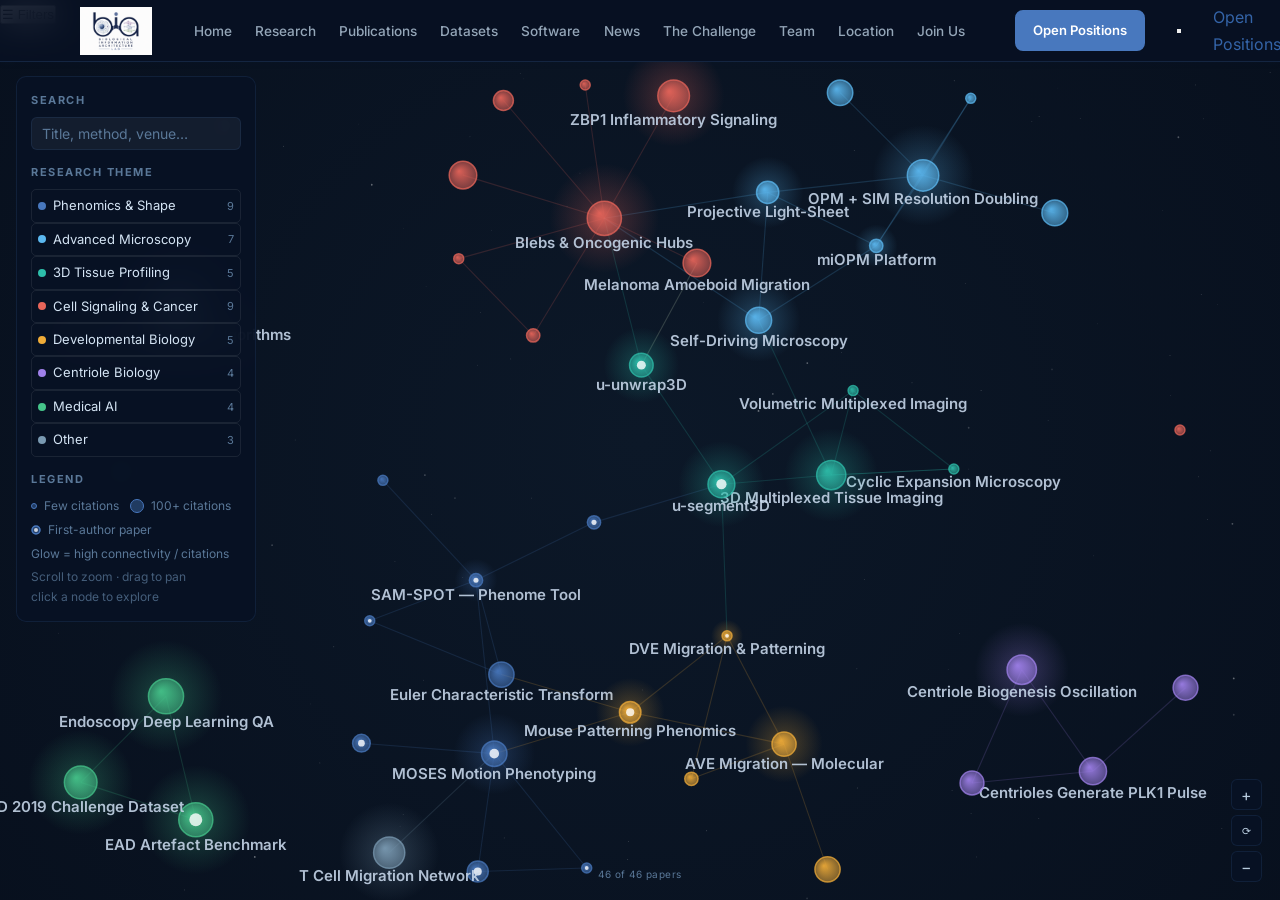
<file: graph.html>
<!DOCTYPE html>
<html lang="en">
<head>
  <meta charset="UTF-8">
  <meta name="viewport" content="width=device-width, initial-scale=1.0">
  <title>Publication Knowledge Graph — BIA Lab</title>
  <meta name=”description” content=”Interactive knowledge graph of all BIA Lab publications — explore connections, themes, and nodal papers.”>
  <link rel="preconnect" href="https://fonts.googleapis.com">
  <link rel="preconnect" href="https://fonts.gstatic.com" crossorigin>
  <link href="https://fonts.googleapis.com/css2?family=Inter:wght@400;500;600;700;800;900&display=swap" rel="stylesheet">
  <link rel="stylesheet" href="assets/css/main.css">
  <script src="assets/js/nav.js" defer></script>
  <style>
    /* Graph page: nav floats over the dark canvas */
    body { overflow: hidden; }
    .nav {
      position: fixed;
      top: 0; left: 0; right: 0;
      z-index: 1000;
      background: rgba(8, 18, 36, 0.88);
      border-bottom: 1px solid rgba(72, 120, 190, 0.2);
      backdrop-filter: blur(16px);
      -webkit-backdrop-filter: blur(16px);
    }
    .nav__logo-img { filter: none; }
    .nav__links a { color: rgba(184, 204, 222, 0.8); }
    .nav__links a:hover, .nav__links a.active { color: #fff; }
    .nav__links a.active::after { background: #4878be; }
    .nav__burger span { background: rgba(184, 204, 222, 0.8); }

    /* Graph canvas fills below nav */
    :root { --nav-h: 62px; }
    #c {
      display: block;
      position: fixed;
      top: var(--nav-h);
      left: 0; right: 0; bottom: 0;
      cursor: default;
    }

    /* Tokens */
    :root {
      --bg0: #060d1a;
      --surface: rgba(8, 18, 36, 0.92);
      --border: rgba(72, 120, 190, 0.14);
      --accent: #4878be;
      --text: #b8ccde;
      --muted: #5a7898;
      --text-strong: #d4e4f4;
    }

    /* Panels */
    .panel {
      position: fixed;
      background: var(--surface);
      border: 1px solid var(--border);
      border-radius: 10px;
      backdrop-filter: blur(18px);
      -webkit-backdrop-filter: blur(18px);
      font-family: 'Inter', system-ui, sans-serif;
    }
    #lp {
      top: calc(var(--nav-h) + 14px);
      left: 16px;
      width: 240px;
      padding: 14px;
      display: flex;
      flex-direction: column;
      gap: 13px;
      max-height: calc(100vh - var(--nav-h) - 28px);
      overflow-y: auto;
      font-size: 15px;
      color: var(--text);
    }
    #rp {
      top: calc(var(--nav-h) + 14px);
      right: 16px;
      width: 340px;
      padding: 16px;
      max-height: calc(100vh - var(--nav-h) - 28px);
      overflow-y: auto;
      display: none;
      position: fixed;
      font-size: 15px;
      color: var(--text);
    }
    #rp.open { display: block; }

    .slabel {
      font-size: 11px;
      font-weight: 700;
      text-transform: uppercase;
      letter-spacing: .14em;
      color: var(--muted);
      margin-bottom: 8px;
      font-family: 'Inter', system-ui, sans-serif;
    }
    #search {
      width: 100%;
      background: rgba(255,255,255,.05);
      border: 1px solid var(--border);
      border-radius: 6px;
      padding: 7px 10px;
      color: var(--text);
      font-size: 14px;
      outline: none;
      transition: border .15s;
      font-family: 'Inter', system-ui, sans-serif;
    }
    #search:focus { border-color: var(--accent); }
    #search::placeholder { color: var(--muted); }

    .chip {
      display: flex;
      align-items: center;
      gap: 7px;
      padding: 5px 6px;
      border-radius: 5px;
      cursor: pointer;
      border: 1px solid transparent;
      font-size: 13px;
      color: var(--muted);
      user-select: none;
      transition: background .12s, color .12s, opacity .12s;
      font-family: 'Inter', system-ui, sans-serif;
    }
    .chip:hover { background: rgba(255,255,255,.05); color: var(--text); }
    .chip.on { color: var(--text-strong); border-color: rgba(255,255,255,.08); }
    .chip.off { opacity: .38; }
    .cdot { width: 8px; height: 8px; border-radius: 50%; flex-shrink: 0; }
    .cn { margin-left: auto; font-size: 11px; color: var(--muted); }

    .leg-note { font-size: 12px; color: var(--muted); line-height: 1.65; font-family: 'Inter', system-ui, sans-serif; }
    .leg-row { display: flex; align-items: center; gap: 7px; margin-bottom: 4px; }
    .leg-circle { border-radius: 50%; background: rgba(72,120,190,.4); border: 1.5px solid #4878be; flex-shrink: 0; }

    /* Detail panel */
    #rp { position: fixed; }
    #rp-close {
      position: absolute;
      top: 10px; right: 10px;
      background: none; border: none;
      color: var(--muted);
      font-size: 17px; cursor: pointer;
      line-height: 1; padding: 2px 5px;
      font-family: 'Inter', system-ui, sans-serif;
    }
    #rp-close:hover { color: var(--text); }
    .d-cat { font-size: 11px; font-weight: 700; text-transform: uppercase; letter-spacing: .13em; margin-bottom: 5px; font-family: 'Inter', system-ui, sans-serif; }
    .d-title { font-size: 15px; font-weight: 600; line-height: 1.45; margin-bottom: 8px; color: var(--text-strong); font-family: 'Inter', system-ui, sans-serif; }
    .d-meta { font-size: 13px; color: var(--muted); line-height: 1.6; margin-bottom: 10px; font-family: 'Inter', system-ui, sans-serif; }
    .d-badge {
      display: inline-flex; align-items: center; gap: 4px;
      background: rgba(255,255,255,.06);
      border: 1px solid var(--border);
      border-radius: 4px;
      padding: 2px 7px; font-size: 11px;
      margin-right: 5px; margin-bottom: 6px;
      font-family: 'Inter', system-ui, sans-serif;
    }
    .d-cit { display: flex; align-items: baseline; gap: 6px; margin-bottom: 12px; padding-bottom: 12px; border-bottom: 1px solid var(--border); }
    .d-cit-n { font-size: 30px; font-weight: 800; font-variant-numeric: tabular-nums; line-height: 1; font-family: 'Inter', system-ui, sans-serif; }
    .d-cit-l { font-size: 12px; color: var(--muted); text-transform: uppercase; letter-spacing: .08em; font-family: 'Inter', system-ui, sans-serif; }
    .d-conn-label { font-size: 11px; font-weight: 700; text-transform: uppercase; letter-spacing: .13em; color: var(--muted); margin-bottom: 7px; font-family: 'Inter', system-ui, sans-serif; }
    .conn-item {
      display: flex; align-items: center; gap: 7px;
      padding: 5px 0; font-size: 13px; color: var(--muted);
      cursor: pointer; border-bottom: 1px solid rgba(255,255,255,.04);
      font-family: 'Inter', system-ui, sans-serif;
    }
    .conn-item:last-child { border-bottom: none; }
    .conn-item:hover { color: var(--text); }
    .d-digest {
      font-size: 14px; line-height: 1.65;
      color: rgba(200,216,240,.75);
      border-left: 2px solid rgba(72,120,190,.4);
      padding-left: 10px; margin: 10px 0 14px;
    }
    .conn-dot { width: 6px; height: 6px; border-radius: 50%; flex-shrink: 0; }
    .conn-year { margin-left: auto; font-size: 10px; flex-shrink: 0; }

    /* Tooltip */
    #tip {
      position: fixed;
      background: var(--surface);
      border: 1px solid var(--border);
      border-radius: 7px;
      padding: 9px 12px;
      font-size: 11.5px;
      max-width: 250px;
      pointer-events: none;
      display: none;
      z-index: 200;
      backdrop-filter: blur(18px);
      line-height: 1.5;
      font-family: 'Inter', system-ui, sans-serif;
      color: var(--text);
    }

    /* Zoom controls */
    #zbx { position: fixed; bottom: 18px; right: 18px; display: flex; flex-direction: column; gap: 5px; }
    .zbtn {
      width: 31px; height: 31px;
      background: var(--surface);
      border: 1px solid var(--border);
      border-radius: 6px;
      color: var(--text);
      font-size: 16px; cursor: pointer;
      display: flex; align-items: center; justify-content: center;
      backdrop-filter: blur(18px);
      transition: background .12s;
      font-family: 'Inter', system-ui, sans-serif;
    }
    .zbtn:hover { background: rgba(72,120,190,.18); }

    /* Back link */
    #back-link {
      position: fixed;
      bottom: 18px;
      left: 50%;
      transform: translateX(-50%);
      font-size: 10px;
      color: var(--muted);
      pointer-events: none;
      letter-spacing: .05em;
      font-family: 'Inter', system-ui, sans-serif;
    }
    #node-count {
      position: fixed;
      bottom: 18px;
      left: 50%;
      transform: translateX(-50%);
      font-size: 10px;
      color: var(--muted);
      pointer-events: none;
      letter-spacing: .05em;
      font-family: 'Inter', system-ui, sans-serif;
    }

    /* Background color for the whole page */
    body { background: #060d1a; }

    #lp-toggle {
      display: none;
      position: fixed;
      top: calc(var(--nav-h) + 14px);
      left: 16px;
      z-index: 110;
      background: var(--panel);
      border: 1px solid var(--border);
      border-radius: 8px;
      color: var(--text);
      font-family: 'Inter', system-ui, sans-serif;
      font-size: 13px;
      font-weight: 600;
      padding: 7px 13px;
      cursor: pointer;
      backdrop-filter: blur(12px);
    }

    @media (max-width: 768px) {
      #lp {
        width: calc(100vw - 32px);
        max-height: 60vh;
        display: none;
        z-index: 105;
      }
      #lp.open { display: flex; }
      #rp { width: calc(100vw - 32px); right: 16px; left: 16px; }
      #lp-toggle { display: flex; align-items: center; gap: 6px; }
    }
  </style>
</head>
<body>

<!-- ─── Navigation ─────────────────────────────────────────────────────────── -->
<nav class="nav">
  <div class="nav__inner">
    <a href="index.html" class="nav__logo">
      <img src="assets/img/bia_lab_logo.png" alt="BIA Lab" class="nav__logo-img">
    </a>
    <ul class="nav__links">
      <li><a href="index.html">Home</a></li>
      <li><a href="research.html">Research</a></li>
      <li><a href="publications.html">Publications</a></li>
      <li><a href="datasets.html">Datasets</a></li>
      <li><a href="software.html">Software</a></li>
      <li><a href="news.html">News</a></li>
      <li><a href="challenge.html">The Challenge</a></li>
      <li><a href="team.html">Team</a></li>
      <li><a href="location.html">Location</a></li>
      <li><a href="join.html">Join Us</a></li>
    </ul>
    <a href="join.html" class="btn btn-primary btn-sm nav__cta">Open Positions</a>
    <button class=”nav__burger” aria-label=”Open menu”>
      <span></span><span></span><span></span>
    </button>
    <a href=”join.html” class=”btn btn-primary btn-sm nav__mobile-cta”>Open Positions</a>
  </div>
</nav>

<button id=”lp-toggle”>&#9776; Filters</button>

<!-- ─── Graph Canvas ──────────────────────────────────────────────────────── -->
<canvas id="c"></canvas>

<!-- Left panel -->
<div id="lp" class="panel">
  <div>
    <div class="slabel">Search</div>
    <input id="search" type="text" placeholder="Title, method, venue…" autocomplete="off">
  </div>
  <div>
    <div class="slabel">Research theme</div>
    <div id="chips"></div>
  </div>
  <div>
    <div class="slabel">Legend</div>
    <div class="leg-note">
      <div class="leg-row">
        <div class="leg-circle" style="width:6px;height:6px"></div><span>Few citations</span>
        <div class="leg-circle" style="width:14px;height:14px;margin-left:4px"></div><span>100+ citations</span>
      </div>
      <div class="leg-row" style="margin-top:2px">
        <svg width="10" height="10"><circle cx="5" cy="5" r="4" fill="rgba(72,120,190,.5)" stroke="#4878be" stroke-width="1.5"/><circle cx="5" cy="5" r="2" fill="rgba(255,255,255,.75)"/></svg>
        <span>First-author paper</span>
      </div>
      <div>Glow = high connectivity / citations</div>
      <div style="margin-top:4px;color:rgba(90,120,152,.75)">Scroll to zoom · drag to pan<br>click a node to explore</div>
    </div>
  </div>
</div>

<!-- Right panel -->
<div id="rp" class="panel">
  <button id="rp-close">×</button>
  <div id="rp-content"></div>
</div>

<div id="tip"></div>

<div id="zbx">
  <button class="zbtn" id="zin" title="Zoom in">+</button>
  <button class="zbtn" id="zrst" title="Reset view" style="font-size:11px">⟳</button>
  <button class="zbtn" id="zout" title="Zoom out">−</button>
</div>

<div id="node-count"></div>

<script>
// ── Palette ──────────────────────────────────────────────────────────
const CATS = {
  phenomics:   {label:'Phenomics & Shape',        color:'#4878be'},
  microscopy:  {label:'Advanced Microscopy',       color:'#5bb8f0'},
  profiling:   {label:'3D Tissue Profiling',       color:'#2dbeaa'},
  signaling:   {label:'Cell Signaling & Cancer',   color:'#e8655a'},
  development: {label:'Developmental Biology',     color:'#f0ac38'},
  centriole:   {label:'Centriole Biology',         color:'#9f80ea'},
  medical:     {label:'Medical AI',                color:'#45c48a'},
  other:       {label:'Other',                     color:'#7a9ab2'},
};

// ── Papers ───────────────────────────────────────────────────────────
const PP = [
  {id:1,  s:'KRAS & Branched Actin',           f:'Modulation of Oncogenic KRAS Signaling by Branched Actin-driven Cell Membrane Protrusions',                                                                y:2026,c:'signaling',  n:0,  v:'bioRxiv',              fa:false, d:'Cancer cells driven by a mutant form of the KRAS protein rely on tiny finger-like protrusions on their surface to concentrate and amplify their growth signals. This study shows that disrupting the branched actin skeleton that builds those protrusions dampens KRAS activity, pointing to a new way to target one of the most common cancer-driving mutations.'},
  {id:2,  s:'DVE Migration & Patterning',       f:'Quantitative multi-scale morphodynamic analysis reveals ratchet-like collective DVE migration during anterior patterning',                                  y:2026,c:'development',n:0,  v:'eLife',              fa:true,  d:'Before a mouse embryo develops a head and tail, a small sheet of cells called the DVE must crawl to exactly the right place. Using quantitative imaging analysis, this study reveals the movement works like a ratchet — cells make stepwise advances and lock in position — and that the surrounding tissue flows backward to accommodate them.'},
  {id:3,  s:'Cyclic Expansion Microscopy',      f:'Unraveling Subcellular Ultrastructure with Cyclically Multiplexed Expansion Microscopy',                                                                    y:2026,c:'profiling',  n:0,  v:'bioRxiv',              fa:false, d:'By physically swelling a cell like a sponge and then labelling it repeatedly with different antibodies, this method lets researchers see dozens of proteins at near-nanometre resolution inside a single cell. It reveals how organelles are spatially organised at a level of detail previously only possible with electron microscopy.'},
  {id:4,  s:'Volumetric Multiplexed Imaging',   f:'Volumetric Cyclic Immunofluorescence for 3D Spatial Profiling of Immune Structures in Human FFPE Tissue',                                                  y:2026,c:'profiling',  n:0,  v:'bioRxiv',              fa:false, d:'Standard tissue slides only show a thin 2D slice, but tumours are three-dimensional structures. This paper extends a cyclic antibody-staining approach into 3D blocks of clinical tumour tissue, making it possible to map dozens of immune cell types and their neighbourhoods in full volume for the first time.'},
  {id:5,  s:'Light-Sheet Neural Systems',       f:'Advanced Tissue Clearing and Axially Swept Light-Sheet Microscopy for High-Resolution Imaging of Neural Systems',                                          y:2026,c:'microscopy', n:0,  v:'Book Chapter',          fa:false, d:'This book chapter guides researchers through making brain tissue transparent and then imaging it with a thin sheet of laser light to generate high-resolution 3D maps of neural circuits. The approach allows whole-brain imaging without sectioning while preserving the spatial relationships between neurons.'},
  {id:6,  s:'3D Multiplexed Tissue Imaging',    f:'Highly multiplexed 3D profiling of cell states and immune niches in human tumors',                                                                         y:2025,c:'profiling',  n:54, v:'Nature Methods',       fa:false, d:'Tumours are ecosystems where many cell types interact in complex 3D arrangements. This paper presents a method to measure over 40 proteins simultaneously across three dimensions in intact human tumour blocks, revealing how immune cells cluster and communicate inside the tumour microenvironment.'},
  {id:7,  s:'u-segment3D',                      f:'Universal consensus 3D segmentation of cells from 2D segmented stacks (u-segment3D)',                                                                      y:2025,c:'profiling',  n:33, v:'Nature Methods',       fa:true,  d:'Identifying the boundaries of individual cells in 3D microscopy images is a fundamental but hard problem. u-segment3D automatically combines the outputs of multiple 2D segmentation tools — stacking their "votes" — to produce accurate 3D cell outlines without needing specialised 3D training data.'},
  {id:8,  s:'Self-Driving Microscopy',          f:'Imaging of cellular dynamics from whole organism to subcellular scale with self-driving multiscale microscopy',                                            y:2025,c:'microscopy', n:27, v:'Nature Methods',       fa:false, d:'Just as a self-driving car adapts to the road, this microscope automatically detects events of interest and zooms in or out to capture them at the right scale and moment. It enables unattended, long-term imaging experiments that span from the whole organism down to individual protein clusters.'},
  {id:9,  s:'SAM-SPOT — Phenome Tool',          f:'Development of a universal imaging phenome using Shape, Appearance and Motion (SAM) features and the SAM Observation Tool (SPOT)',                        y:2026,c:'phenomics',  n:1,  v:'Nat Commun',              fa:true,  d:'Every cell has a unique "look and feel" — its shape, texture, and movement — that encodes its identity and health. SAM-SPOT provides a unified computational toolkit for measuring thousands of these visual properties from microscopy movies, enabling systematic comparison of cell behaviour across experiments and conditions.'},
  {id:10, s:'SAM-SPOT — Organoids',             f:'Identifying phenotype-genotype-function coupling in 3D organoid imaging using SPOT',                                                                       y:2026,c:'phenomics',  n:1,  v:'Nat Commun',              fa:true,  d:'Organoids are miniature organs grown in a dish that mimic real tissue behaviour. This paper applies the SPOT phenomics framework to 3D organoid movies to automatically link visible changes in shape and motion back to the underlying genetic mutations, revealing how genes control tissue-level behaviour.'},
  {id:11, s:'Calcium & Anterior Patterning',    f:'Calcium signaling is required for anterior patterning in the mouse embryo',                                                                                y:2025,c:'development',n:1,  v:'PLOS Biology',         fa:false, d:'Calcium ions act as a rapid chemical messenger inside cells. This study shows that waves of calcium signalling are essential for establishing the head-end of a mouse embryo, and that blocking these signals causes the embryo to lose its front-back orientation at a critical developmental window.'},
  {id:12, s:'miOPM Platform',                   f:'Multi-immersion Oblique Plane Microscope (miOPM): A reconfigurable platform for Light-Sheet Fluorescence Microscopy',                                      y:2025,c:'microscopy', n:1,  v:'bioRxiv',              fa:false, d:'Light-sheet microscopes are gentle and fast but usually require samples to be prepared in a specific liquid. The miOPM is a flexible new instrument that works with many different sample types and immersion media, making high-speed 3D fluorescence imaging accessible to a wider range of biological experiments.'},
  {id:13, s:'Morphology Coordinate System',     f:'Mapping Cell Morphology to a Standard Coordinate System for Analyzing Dynamic Cell Signaling',                                                             y:2025,c:'phenomics',  n:0,  v:'NeurIPS Workshop',      fa:false, d:'Comparing cell shapes across experiments is difficult because every cell sits at a different angle and position. This work introduces a mathematical coordinate system that unfolds a cell surface onto a standard map, making it possible to overlay and compare signalling protein patterns across thousands of cells.'},
  {id:14, s:'Caveolin-1 in Ewing Sarcoma',      f:'Caveolin-1 regulates context-dependent signaling and survival in Ewing sarcoma',                                                                          y:2025,c:'signaling',  n:0,  v:'bioRxiv',              fa:false, d:'Ewing sarcoma is an aggressive bone cancer that mainly affects children. This study finds that a membrane protein called Caveolin-1 acts as a context-sensitive switch — promoting survival in some cellular environments while suppressing it in others — which has implications for understanding treatment resistance.'},
  {id:15, s:'Melanoma Amoeboid Migration',      f:'Proteolysis-free amoeboid migration of melanoma cells through crowded environments via bleb-driven worrying',                                              y:2024,c:'signaling',  n:39, v:'Developmental Cell',   fa:false, d:'Cancer cells spreading through dense tissue usually cut their way through by dissolving proteins. This paper shows that melanoma cells can instead squeeze through gaps using membrane blebs — small bubble-like protrusions — in a process dubbed "worrying", which is harder to block with conventional anti-invasion drugs.'},
  {id:16, s:'Euler Characteristic Transform',   f:'Detecting temporal shape changes with the Euler characteristic transform',                                                                                 y:2024,c:'phenomics',  n:23, v:'Trans. Math. & Apps',  fa:false, d:'The Euler Characteristic Transform is a mathematical tool borrowed from topology that converts a shape into a compact numerical fingerprint. This paper shows it can sensitively detect subtle changes in cell shape over time, even when conventional measurements miss them.'},
  {id:17, s:'AVE Migration — Molecular',        f:'An integrated approach identifies the molecular underpinnings of murine anterior visceral endoderm migration',                                             y:2024,c:'development',n:18, v:'Developmental Cell',   fa:false, d:'A tiny cluster of cells — the anterior visceral endoderm — must migrate to the right place to set up the mouse body plan. This paper combines genetics, live imaging, and computational analysis to identify the molecular signals that steer these cells, revealing how embryo patterning is choreographed at the molecular level.'},
  {id:18, s:'Projective Light-Sheet',           f:'Projective light-sheet microscopy with flexible parameter selection',                                                                                      y:2024,c:'microscopy', n:12, v:'Nature Communications',fa:false, d:'Light-sheet microscopy normally requires precise alignment of optical components. This paper introduces a projective variant where the illumination geometry can be tuned on the fly, giving researchers more flexibility to image different sample shapes and sizes without hardware changes.'},
  {id:19, s:'RhoU Homo-Oligomers',              f:'RhoU forms homo-oligomers to regulate cellular responses',                                                                                                 y:2024,c:'signaling',  n:7,  v:'J Cell Science',       fa:false, d:'RhoU is a member of the Rho family of proteins that control cell movement and shape. This study discovers that RhoU proteins cluster together into multi-protein complexes, and that this self-assembly is required for it to properly relay signals that guide how cells respond to their environment.'},
  {id:20, s:'Patent: Morphodynamics',           f:'Methods and systems for characterizing morphodynamic profiles of objects',                                                                                 y:2024,c:'phenomics',  n:0,  v:'WO Patent',            fa:true,  d:'This international patent covers computational methods for extracting and comparing the movement and shape changes of cells over time from microscopy videos. It formalises the algorithmic pipeline underlying the lab\'s phenomics software and protects the intellectual property for potential clinical and industrial applications.'},
  {id:21, s:'Fascin F-Actin Bundling',          f:'Anchorage-independent cell proliferation promoted by fascin F-actin bundling',                                                                            y:2024,c:'signaling',  n:1,  v:'bioRxiv',              fa:false, d:'Normal cells stop dividing when they lose contact with a surface, but cancer cells can proliferate even when floating free. This study shows that fascin — a protein that bundles the actin filaments forming a cell skeleton — drives this dangerous independence, making it a potential drug target.'},
  {id:22, s:'Blebs & Oncogenic Hubs',           f:'Blebs promote cell survival by assembling oncogenic signalling hubs',                                                                                      y:2023,c:'signaling',  n:154,v:'Nature',              fa:false, d:'Membrane blebs are thought to be passive pressure-release valves, but this high-impact Nature paper shows they actively concentrate cancer-promoting proteins into signalling hubs that keep the cell alive under stress. Blocking bleb formation disrupts these hubs and triggers cell death, identifying a new vulnerability in cancer cells.'},
  {id:23, s:'Mesoscopic OPM',                   f:'Mesoscopic oblique plane microscopy via light-sheet mirroring',                                                                                            y:2023,c:'microscopy', n:24, v:'Optica',              fa:false, d:'Mesoscopic imaging sits between microscopy and macroscopy, capturing entire small organisms or large tissue regions with cellular resolution. This paper achieves this with a single oblique plane light-sheet instrument using a miniature mirror, enabling fast, gentle imaging at a scale previously unavailable in a single system.'},
  {id:24, s:'u-unwrap3D',                       f:'Surface-guided computing to quantify dynamic interactions between cell morphology and molecular signals in 3D',                                            y:2023,c:'profiling',  n:16, v:'bioRxiv',              fa:true,  d:'Proteins on a cell surface are distributed in complex 3D patterns that change as the cell moves. u-unwrap3D unfolds the curved cell surface like peeling an orange, projecting 3D molecular patterns onto a flat map so they can be compared and analysed statistically across many cells.'},
  {id:25, s:'Mouse Patterning Phenomics',       f:'Single-cell phenomics reveals behavioural and mechanical heterogeneities underpinning collective migration during mouse anterior patterning',              y:2023,c:'development',n:10,  v:'bioRxiv',              fa:true,  d:'During early mouse development, groups of cells migrate collectively to define the head end of the embryo. This single-cell phenomics study shows that the migrating group is not uniform — individual cells vary in their mechanical stiffness and movement strategy — and that this diversity is essential for robust collective navigation.'},
  {id:26, s:'Patent: Time-Ordered Images',      f:'Methods and systems for analyzing time ordered image data',                                                                                                y:2023,c:'phenomics',  n:9,  v:'US Patent',            fa:true,  d:'This US patent protects computational methods for tracking how objects change across sequences of microscopy images over time. It covers the core algorithms for linking cell identities between frames and extracting behavioural trajectories, forming the intellectual property basis for the lab\'s time-lapse analysis tools.'},
  {id:27, s:'OPM + SIM Resolution Doubling',    f:'Resolution doubling in light-sheet microscopy via oblique plane structured illumination',                                                                  y:2022,c:'microscopy', n:87, v:'Nature Methods',       fa:false, d:'Standard light-sheet microscopy produces blurry images in one direction. By adding a striped illumination pattern (structured illumination) to an oblique plane microscope, this paper doubles the resolution in that dimension, enabling sharper 3D images of fast-moving biological processes without sacrificing speed.'},
  {id:28, s:'ZBP1 Inflammatory Signaling',      f:'Human ZBP1 induces cell death-independent inflammatory signaling via RIPK3 and RIPK1',                                                                    y:2022,c:'signaling',  n:91, v:'EMBO Reports',         fa:false, d:'The immune sensor ZBP1 is known to trigger cell death when it detects viral RNA. This study shows that in human cells, ZBP1 can also activate an inflammatory alarm without killing the cell, revealing a more nuanced role in antiviral immunity and pointing to new angles for treating inflammatory diseases.'},
  {id:29, s:'Centrioles Generate PLK1 Pulse',   f:'Centrioles generate a local pulse of Polo/PLK1 activity to initiate mitotic centrosome assembly',                                                        y:2022,c:'centriole',  n:35, v:'EMBO Journal',         fa:false, d:'Before a cell divides, it must assemble a structure called the centrosome that will pull chromosomes apart. This paper shows that centrioles — tiny cylindrical structures at the centrosome core — produce a precisely timed burst of a kinase enzyme (PLK1) that triggers centrosome assembly at exactly the right moment.'},
  {id:30, s:'ASPP2 in Stressed Epithelia',      f:'ASPP2 maintains the integrity of mechanically stressed pseudostratified epithelia during morphogenesis',                                                  y:2022,c:'development',n:23, v:'Nature Communications',fa:false, d:'Developing tissues experience significant mechanical forces as they fold and grow. This study shows that the protein ASPP2 acts as a structural anchor, preventing epithelial sheets from tearing apart when they are stretched during embryonic organ formation.'},
  {id:31, s:'OPM Optical Tiling',               f:'Increasing the field-of-view in oblique plane microscopy via optical tiling',                                                                             y:2022,c:'microscopy', n:26, v:'Biomed Optics Express',fa:false, d:'Oblique plane microscopes produce excellent image quality but typically have a limited field of view. This paper solves the problem by stitching together multiple overlapping image tiles in a way that preserves the 3D geometry, enabling whole-embryo or large-tissue imaging at high resolution.'},
  {id:32, s:'CP110 & Cep97 Centriole Growth',   f:'Centriole distal-end proteins CP110 and Cep97 influence centriole cartwheel growth at the proximal end',                                                 y:2022,c:'centriole',  n:17, v:'J Cell Science',       fa:false, d:'Centrioles are barrel-shaped structures built from a precise scaffold. This paper reveals a surprising long-range communication: proteins sitting at the tip of the centriole send signals back to the base to control how the scaffold grows, demonstrating that centriole assembly is regulated across its full length.'},
  {id:33, s:'Cholesterol & Breast Cancer Mets', f:'Enhanced cholesterol biosynthesis promotes breast cancer metastasis via modulating CCDC25 expression and neutrophil extracellular traps',                y:2022,c:'signaling',  n:38, v:'Scientific Reports',   fa:false, d:'High cholesterol levels in tumour cells are linked to more aggressive breast cancer. This study finds that elevated cholesterol production boosts the expression of CCDC25, a receptor that helps cancer cells grab and degrade neutrophil DNA traps in the blood, facilitating their escape to distant organs.'},
  {id:34, s:'u-infotrace',                      f:'Multiscale Pixel Spatiotemporal Information Flows (u-infotrace)',                                                                                          y:2022,c:'phenomics',  n:0,  v:'NeurIPS Workshop',      fa:true,  d:'Information theory provides tools for measuring how much one part of a system tells you about another. u-infotrace applies these ideas to microscopy images across multiple scales and time points, quantifying where and when information flows between pixels to reveal coordinated patterns in cell populations.'},
  {id:35, s:'Endoscopy Deep Learning QA',       f:'A deep learning framework for quality assessment and restoration in video endoscopy',                                                                      y:2021,c:'medical',    n:187,v:'Medical Image Analysis',fa:false, d:'Endoscopy videos are frequently degraded by reflections, blur, and instrument artefacts that can mask important clinical findings. This paper trains a deep neural network to automatically detect and remove these artefacts, improving image quality and providing cleaner footage for subsequent diagnostic analysis.'},
  {id:36, s:'EAD Artefact Benchmark',           f:'An objective comparison of detection and segmentation algorithms for artefacts in clinical endoscopy',                                                    y:2020,c:'medical',    n:152,v:'Scientific Reports',   fa:true,  d:'To benchmark competing algorithms fairly, you need a common challenge and a gold-standard dataset. This paper presents the results of an international challenge where teams competed to detect and outline image artefacts in clinical endoscopy videos, providing the community with rigorous performance baselines and a public dataset.'},
  {id:37, s:'T Cell Migration Network',         f:'Visualization of T cell migration in the spleen reveals a network of perivascular pathways that guide entry into T zones',                               y:2020,c:'other',      n:82, v:'Immunity',             fa:false, d:'Immune T cells must navigate the spleen to reach specialised regions where they can be activated. Using light-sheet imaging of intact spleens, this paper maps the physical routes T cells follow, revealing a network of corridors along blood vessels that guide immune cell positioning.'},
  {id:38, s:'Centriole Biogenesis Oscillation', f:'An autonomous oscillation times and executes centriole biogenesis',                                                                                       y:2020,c:'centriole',  n:56, v:'Cell',                 fa:false, d:'Every time a cell divides, it must duplicate its centrioles with extreme precision — one new centriole per old one. This Cell paper shows that centriole assembly is driven by an internal biochemical oscillator that ticks independently of the cell cycle, ensuring the duplication process is self-limiting and accurate.'},
  {id:39, s:'DNA Self-Assembly Algorithms',     f:'Diverse and robust molecular algorithms using reprogrammable DNA self-assembly',                                                                          y:2019,c:'other',      n:365,v:'Nature',              fa:false, d:'DNA molecules can be programmed like Lego bricks to self-assemble into prescribed shapes and patterns. This Nature paper demonstrates that the same pool of DNA strands can be reprogrammed to execute different computational algorithms, raising the prospect of molecular computers made entirely from nucleic acids.'},
  {id:40, s:'MOSES Motion Phenotyping',         f:'Motion sensing superpixels (MOSES) — a systematic computational framework to quantify and discover cellular motion phenotypes',                           y:2019,c:'phenomics',  n:24, v:'eLife',                fa:true,  d:'Cells move in patterns that reveal their identity and function, but quantifying collective motion in a dish full of thousands of cells is challenging. MOSES divides microscopy videos into small superpixel regions and tracks their flow, producing a quantitative motion fingerprint that distinguishes different cell types and treatments.'},
  {id:41, s:'EAD 2019 Challenge Dataset',       f:'Endoscopy artifact detection (EAD 2019) challenge dataset',                                                                                               y:2019,c:'medical',    n:112,v:'arXiv',               fa:false, d:'This paper introduces a large public dataset of annotated endoscopy video frames, each labelled with the types of image artefacts present, to support the development of AI tools for clinical video quality improvement. It accompanied a public machine learning competition that attracted teams from around the world.'},
  {id:42, s:'MOSES Protocol',                   f:'Characterization of Biological Motion Using Motion Sensing Superpixels',                                                                                  y:2019,c:'phenomics',  n:4,  v:'Bio-protocol',         fa:true,  d:'This step-by-step protocol article walks researchers through running the MOSES motion phenotyping pipeline on their own microscopy time-lapse data. It covers installation, parameter selection, and interpretation of outputs, making the method accessible to biologists without a computational background.'},
  {id:43, s:'iASPP & Cardiocutaneous',          f:'Cell autonomous role of iASPP deficiency in causing cardiocutaneous disorders',                                                                           y:2018,c:'centriole',  n:21, v:'Cell Death & Diff.',   fa:false, d:'iASPP is a protein that normally helps cells resist stress-induced death. This study shows that when iASPP is absent in individual cells, those cells develop defects seen in cardiocutaneous disorders — rare conditions affecting the skin and heart — clarifying the cell-autonomous origin of this disease.'},
    {id:44, s:'HCC Morphology',                   f:'Deciphering the Multiscale Morphology of Somatic Oncogenic Alterations in Hepatocellular Carcinoma',                                                   y:2026,c:'signaling',  n:0,  v:'bioRxiv',              fa:false, d:'This study applies multiscale computational morphology tools to map how oncogenic mutations reshape hepatocellular carcinoma cells across scales — from nuclear geometry to whole-cell shape — revealing systematic morphological signatures of specific somatic alterations.'},
    {id:45, s:'Shape Space Survey',               f:'Learning the Geometry of Data: A Mathematical Review of Shape Space Analysis',                                                                          y:2026,c:'other',      n:0,  v:'arXiv',                fa:false, d:'A comprehensive survey of shape space analysis in machine learning, covering shape representation and parameterisation, geodesic metrics, statistical analysis on shape spaces, and geometry-aware learning methods. Applications span subcellular morphology through primate tooth evolution.'},
    {id:46, s:'Patent: Endoscopy QA',             f:'Quality assessment in video endoscopy',                                                                                                                            y:2025,c:'medical',    n:0,  v:'US Patent',             fa:false, d:'A patent covering methods and systems for automated quality assessment in video endoscopy, detecting artefacts and degraded frames to support reliable AI-based analysis of clinical endoscopy recordings.'},
];

const EL = [
  [9,10],[9,40],[9,16],[9,13],[10,7],[40,42],[40,34],[26,40],[20,9],[20,16],[34,26],
  [27,23],[27,31],[27,18],[27,12],[12,18],[12,8],[5,12],[8,18],[5,27],
  [7,6],[7,4],[6,4],[24,7],[3,6],[3,4],[6,8],
  [22,15],[22,1],[22,14],[22,21],[1,21],[15,24],[28,22],[19,22],[33,22],
  [2,17],[2,11],[2,25],[17,11],[17,25],[30,17],[25,40],[25,16],
  [29,38],[29,32],[38,32],[43,29],
  [35,36],[35,41],[36,41],
  [8,22],[18,22],[7,2],[24,22],[37,40],[24,15],[6,3],
];

// ── State ────────────────────────────────────────────────────────────
let nodes=[],edges=[],nById={};
let tx=0,ty=0,ts=1;
let alpha=1;
let hovId=null,selId=null;
let matchSet=null;
let activeCats=new Set(Object.keys(CATS));
let pan={active:false,sx:0,sy:0,stx:0,sty:0};
let mdown=null;
let stars=[];

// ── Canvas ───────────────────────────────────────────────────────────
const cv=document.getElementById('c');
const cx2=cv.getContext('2d');
const dpr=Math.min(window.devicePixelRatio||1,2);
const NAV_H=62;

function resize(){
  const w=window.innerWidth,h=window.innerHeight-NAV_H;
  cv.style.width=w+'px';cv.style.height=h+'px';
  cv.width=w*dpr;cv.height=h*dpr;
  cx2.setTransform(dpr,0,0,dpr,0,0);
}
window.addEventListener('resize',resize);
resize();

function cW(){return window.innerWidth;}
function cH(){return window.innerHeight-NAV_H;}

// ── Init ─────────────────────────────────────────────────────────────
const CP={phenomics:[.30,.42],microscopy:[.52,.22],profiling:[.68,.36],signaling:[.72,.58],development:[.50,.72],centriole:[.68,.78],medical:[.24,.68],other:[.20,.48]};

function nodeR(n){return 5+Math.log1p(n)*2.4;}

function initGraph(){
  const w=cW(),h=cH();
  nodes=PP.map(p=>{
    const [cx,cy]=CP[p.c];
    return{...p,yr:p.y,x:cx*w+(Math.random()-.5)*90,y:cy*h+(Math.random()-.5)*90,vx:0,vy:0,r:nodeR(p.n),deg:0};
  });
  nById={};nodes.forEach(n=>{nById[n.id]=n;});
  edges=EL.map(([s,t])=>({s,t}));
  edges.forEach(e=>{nById[e.s].deg++;nById[e.t].deg++;});
  stars=[];
  for(let i=0;i<100;i++){stars.push({x:Math.random(),y:Math.random(),r:Math.random()<.2?.9:.4,o:.1+Math.random()*.32});}
  for(let i=0;i<280;i++)physStep(.35);
  alpha=.28;
}

// ── Physics ──────────────────────────────────────────────────────────
const KR=6500,KS=.042,LL=115,KG=.007,DA=.86;

function physStep(a){
  const w=cW(),h=cH();
  const cx=w/2,cy=h/2;
  const N=nodes.length;
  for(let i=0;i<N;i++){
    const a_=nodes[i];
    for(let j=i+1;j<N;j++){
      const b=nodes[j];
      let dx=b.x-a_.x,dy=b.y-a_.y;
      const d2=dx*dx+dy*dy||.01;
      const d=Math.sqrt(d2);
      const f=KR/d2;
      const fx=f*dx/d,fy=f*dy/d;
      a_.vx-=fx;a_.vy-=fy;b.vx+=fx;b.vy+=fy;
    }
  }
  for(const e of edges){
    const a_=nById[e.s],b=nById[e.t];
    const dx=b.x-a_.x,dy=b.y-a_.y;
    const d=Math.sqrt(dx*dx+dy*dy)||.01;
    const f=KS*(d-LL);
    const fx=f*dx/d,fy=f*dy/d;
    a_.vx+=fx;a_.vy+=fy;b.vx-=fx;b.vy-=fy;
  }
  for(const n of nodes){
    n.vx+=(cx-n.x)*KG*a;
    n.vy+=(cy-n.y)*KG*a;
  }
  for(const n of nodes){
    n.x+=n.vx*DA;n.y+=n.vy*DA;
    n.vx*=DA;n.vy*=DA;
    const pad=n.r+18;
    n.x=Math.max(pad,Math.min(w-pad,n.x));
    n.y=Math.max(pad,Math.min(h-pad,n.y));
  }
}

function simStep(){if(alpha>0){physStep(alpha);alpha=Math.max(0,alpha-.003);}}

// ── Helpers ──────────────────────────────────────────────────────────
function rgba(hex,a){
  const r=parseInt(hex.slice(1,3),16),g=parseInt(hex.slice(3,5),16),b=parseInt(hex.slice(5,7),16);
  return`rgba(${r},${g},${b},${a})`;
}
function s2w(sx,sy){return[(sx-tx)/ts,(sy-ty)/ts];}

// ── Draw ─────────────────────────────────────────────────────────────
function draw(){
  const w=cW(),h=cH();
  cx2.clearRect(0,0,w,h);
  const bg=cx2.createRadialGradient(w*.5,h*.45,0,w*.5,h*.5,Math.max(w,h)*.85);
  bg.addColorStop(0,'#0c1828');bg.addColorStop(1,'#060d1a');
  cx2.fillStyle=bg;cx2.fillRect(0,0,w,h);

  for(const s of stars){
    cx2.beginPath();cx2.arc(s.x*w,s.y*h,s.r,0,Math.PI*2);
    cx2.fillStyle=`rgba(255,255,255,${s.o})`;cx2.fill();
  }

  cx2.save();
  cx2.translate(tx,ty);cx2.scale(ts,ts);

  let hlSet=null;
  if(selId!==null){
    hlSet=new Set([selId]);
    edges.forEach(e=>{if(e.s===selId)hlSet.add(e.t);if(e.t===selId)hlSet.add(e.s);});
  }

  function nOp(n){
    if(hlSet)return hlSet.has(n.id)?1:.08;
    if(matchSet)return matchSet.has(n.id)?1:.1;
    if(!activeCats.has(n.c))return.07;
    return 1;
  }
  function eOp(e){
    const a=nById[e.s],b=nById[e.t];
    if(hlSet)return(hlSet.has(a.id)&&hlSet.has(b.id))?.72:.03;
    if(matchSet)return(matchSet.has(a.id)||matchSet.has(b.id))?.3:.03;
    if(!activeCats.has(a.c)&&!activeCats.has(b.c))return.03;
    return.18;
  }

  for(const e of edges){
    const a=nById[e.s],b=nById[e.t];
    const op=eOp(e);
    if(op<.02)continue;
    cx2.beginPath();cx2.moveTo(a.x,a.y);cx2.lineTo(b.x,b.y);
    cx2.strokeStyle=rgba(CATS[a.c].color,op);
    cx2.lineWidth=1.1/ts;cx2.stroke();
  }

  for(const n of nodes){
    const col=CATS[n.c].color;
    const op=nOp(n);
    const r=n.r;
    if(op<.03)continue;
    if((n.deg>=4||n.n>=50)&&op>.3){
      const gr=r*3.2;
      const grd=cx2.createRadialGradient(n.x,n.y,r*.2,n.x,n.y,gr);
      grd.addColorStop(0,rgba(col,.28*op));grd.addColorStop(1,rgba(col,0));
      cx2.beginPath();cx2.arc(n.x,n.y,gr,0,Math.PI*2);
      cx2.fillStyle=grd;cx2.fill();
    }
    const fg=cx2.createRadialGradient(n.x-r*.28,n.y-r*.28,r*.05,n.x,n.y,r);
    fg.addColorStop(0,rgba(col,.92*op));fg.addColorStop(1,rgba(col,.5*op));
    cx2.beginPath();cx2.arc(n.x,n.y,r,0,Math.PI*2);
    cx2.fillStyle=fg;cx2.fill();
    cx2.strokeStyle=rgba(col,.75*op);cx2.lineWidth=1.5/ts;cx2.stroke();
    if(n.fa){
      cx2.beginPath();cx2.arc(n.x,n.y,r*.38,0,Math.PI*2);
      cx2.fillStyle=`rgba(255,255,255,${.8*op})`;cx2.fill();
    }
    if(n.id===hovId||n.id===selId){
      cx2.beginPath();cx2.arc(n.x,n.y,r+4.5/ts,0,Math.PI*2);
      cx2.strokeStyle=rgba(col,op);cx2.lineWidth=2/ts;cx2.stroke();
    }
    const showLbl=(n.deg>=3||n.n>=50||ts>1.2)&&op>.3;
    if(showLbl){
      const sz=Math.max(12,15/ts);
      cx2.font=`600 ${sz}px Inter, system-ui`;
      cx2.textAlign='center';
      cx2.fillStyle=rgba('#c8d8ec',.88*op);
      cx2.fillText(n.s,n.x,n.y+r+13/ts);
    }
  }
  cx2.restore();

  const visible=nodes.filter(n=>{
    if(matchSet)return matchSet.has(n.id);
    return activeCats.has(n.c);
  }).length;
  document.getElementById('node-count').textContent=`${visible} of ${PP.length} papers`;
}

// ── Hit test ─────────────────────────────────────────────────────────
function hit(sx,sy){
  const[wx,wy]=s2w(sx,sy);
  for(let i=nodes.length-1;i>=0;i--){
    const n=nodes[i];
    const dx=wx-n.x,dy=wy-n.y;
    if(dx*dx+dy*dy<=(n.r+5)*(n.r+5))return n;
  }
  return null;
}

// ── Interactions ─────────────────────────────────────────────────────
cv.addEventListener('mousemove',e=>{
  if(pan.active){tx=pan.stx+(e.clientX-pan.sx);ty=pan.sty+(e.clientY-pan.sy);return;}
  const ey=e.clientY-NAV_H;
  const h=hit(e.clientX,ey);
  hovId=h?h.id:null;
  cv.style.cursor=h?'pointer':'default';
  const tip=document.getElementById('tip');
  if(h){
    tip.style.display='block';
    const ox=e.clientX+16,oy=e.clientY-8;
    tip.style.left=(ox+220>window.innerWidth?e.clientX-230:ox)+'px';
    tip.style.top=oy+'px';
    const ci=h.n>0?`${h.n} citations`:'New / preprint';
    const fa=h.fa?' <span style="display:inline-block;width:6px;height:6px;border-radius:50%;background:rgba(255,255,255,.75);vertical-align:middle;margin-right:2px"></span>First author':'';
    tip.innerHTML=`<div style="font-weight:700;color:${CATS[h.c].color};margin-bottom:4px">${h.s}</div><div style="font-size:10.5px;color:#5a7898;margin-bottom:4px;line-height:1.45">${h.f.length>90?h.f.slice(0,90)+'…':h.f}</div><div style="font-size:10px">${h.yr} · ${h.v} · <b style="color:#b8ccde">${ci}</b>${fa}</div>`;
  }else{tip.style.display='none';}
});

cv.addEventListener('mouseleave',()=>{hovId=null;document.getElementById('tip').style.display='none';});

cv.addEventListener('mousedown',e=>{
  const ey=e.clientY-NAV_H;
  mdown={x:e.clientX,y:ey,h:hit(e.clientX,ey)};
  if(!mdown.h){pan={active:true,sx:e.clientX,sy:ey,stx:tx,sty:ty};cv.style.cursor='grabbing';}
});

cv.addEventListener('mouseup',e=>{
  if(pan.active){pan.active=false;cv.style.cursor=hovId?'pointer':'default';}
  if(mdown){
    const ey=e.clientY-NAV_H;
    const dx=e.clientX-mdown.x,dy=ey-mdown.y;
    if(Math.sqrt(dx*dx+dy*dy)<5){
      if(mdown.h){
        selId=(selId===mdown.h.id)?null:mdown.h.id;
        selId!==null?showDetail(mdown.h):hideDetail();
      }else{selId=null;hideDetail();}
    }
    mdown=null;
  }
});

cv.addEventListener('wheel',e=>{
  e.preventDefault();
  const f=e.deltaY<0?1.12:.89;
  const prev=ts;
  ts=Math.max(.18,Math.min(5,ts*f));
  tx=e.clientX-(e.clientX-tx)*(ts/prev);
  ty=(e.clientY-NAV_H)-((e.clientY-NAV_H)-ty)*(ts/prev);
},{passive:false});

let touch0=null;
cv.addEventListener('touchstart',e=>{if(e.touches.length===1){touch0={x:e.touches[0].clientX,y:e.touches[0].clientY-NAV_H,tx,ty};}},{passive:true});
cv.addEventListener('touchmove',e=>{if(e.touches.length===1&&touch0){tx=touch0.tx+e.touches[0].clientX-touch0.x;ty=touch0.ty+(e.touches[0].clientY-NAV_H)-touch0.y;}},{passive:true});
cv.addEventListener('touchend',()=>{touch0=null;});

document.getElementById('zin').onclick=()=>{ts=Math.min(5,ts*1.2);};
document.getElementById('zout').onclick=()=>{ts=Math.max(.18,ts*.82);};
document.getElementById('zrst').onclick=()=>{tx=0;ty=0;ts=1;};

// ── Detail Panel ─────────────────────────────────────────────────────
function showDetail(p){
  const rp=document.getElementById('rp');
  const col=CATS[p.c].color;
  const ci=p.n>0?p.n:'—';
  const fa=p.fa?`<span class="d-badge" style="color:${col}"><span style="width:6px;height:6px;border-radius:50%;background:rgba(255,255,255,.75);display:inline-block"></span>First author</span>`:'';
  const nodal=(p.deg>=4||p.n>=50)?`<span class="d-badge" style="color:${col}">&#9679; Nodal paper</span>`:'';
  const connIds=new Set();
  edges.forEach(e=>{if(e.s===p.id)connIds.add(e.t);if(e.t===p.id)connIds.add(e.s);});
  const conns=[...connIds].map(id=>nById[id]).sort((a,b)=>b.n-a.n);
  let cHtml='';
  if(conns.length>0){
    cHtml=`<div class="d-conn-label">Connected papers (${conns.length})</div>`;
    for(const cp of conns){
      cHtml+=`<div class="conn-item" data-id="${cp.id}"><div class="conn-dot" style="background:${CATS[cp.c].color}"></div><span style="flex:1;min-width:0;overflow:hidden;text-overflow:ellipsis;white-space:nowrap">${cp.s}</span><span class="conn-year" style="color:${CATS[cp.c].color}">${cp.yr}</span></div>`;
    }
  }
  document.getElementById('rp-content').innerHTML=`
    <div class="d-cat" style="color:${col}">${CATS[p.c].label}</div>
    <div class="d-title">${p.f}</div>
    <div style="margin-bottom:8px">${fa}${nodal}</div>
    <div class="d-meta">${p.yr} · ${p.v}</div>
    <div class="d-cit"><div class="d-cit-n" style="color:${col}">${ci}</div><div class="d-cit-l">citations</div></div>
    ${p.d?`<div class="d-digest">${p.d}</div>`:''}
    ${cHtml}
  `;
  rp.classList.add('open');
  rp.querySelectorAll('.conn-item').forEach(el=>{
    el.addEventListener('click',()=>{const id=parseInt(el.dataset.id);const n=nById[id];if(n){selId=id;showDetail(n);}});
  });
}

function hideDetail(){document.getElementById('rp').classList.remove('open');selId=null;}
document.getElementById('rp-close').onclick=hideDetail;

// ── Category chips ────────────────────────────────────────────────────
function buildChips(){
  const counts={};PP.forEach(p=>counts[p.c]=(counts[p.c]||0)+1);
  const cont=document.getElementById('chips');
  for(const[k,cat]of Object.entries(CATS)){
    const d=document.createElement('div');
    d.className='chip on';d.dataset.cat=k;
    d.innerHTML=`<div class="cdot" style="background:${cat.color}"></div>${cat.label}<span class="cn">${counts[k]||0}</span>`;
    d.addEventListener('click',()=>{
      if(activeCats.has(k)){activeCats.delete(k);d.className='chip off';}
      else{activeCats.add(k);d.className='chip on';}
    });
    cont.appendChild(d);
  }
}

// ── Search ────────────────────────────────────────────────────────────
document.getElementById('search').addEventListener('input',e=>{
  const q=e.target.value.trim().toLowerCase();
  if(q){matchSet=new Set(PP.filter(p=>p.f.toLowerCase().includes(q)||p.s.toLowerCase().includes(q)||p.v.toLowerCase().includes(q)||String(p.y).includes(q)).map(p=>p.id));}
  else{matchSet=null;}
});

// ── Loop ──────────────────────────────────────────────────────────────
function loop(){simStep();draw();requestAnimationFrame(loop);}

initGraph();
buildChips();
loop();

document.getElementById('lp-toggle').addEventListener('click', function() {
  document.getElementById('lp').classList.toggle('open');
});
</script>

</body>
</html>
</file>
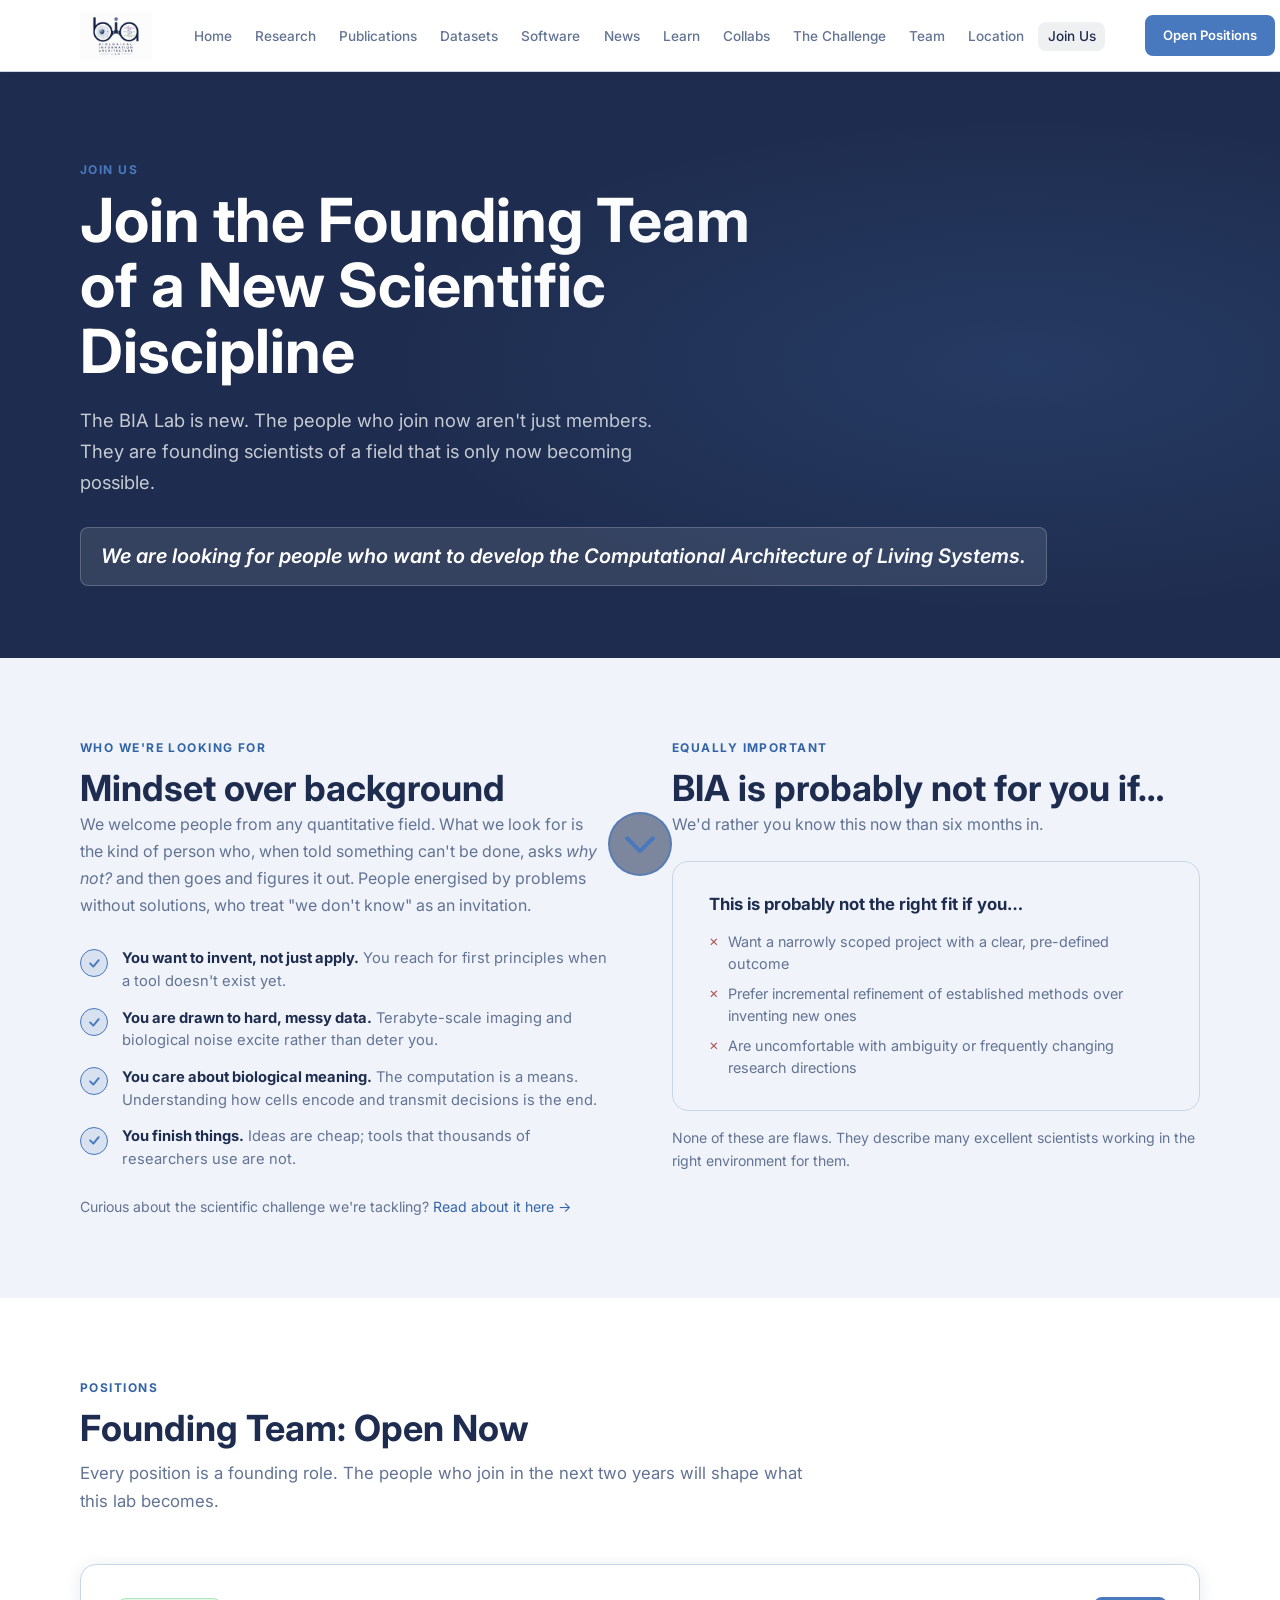
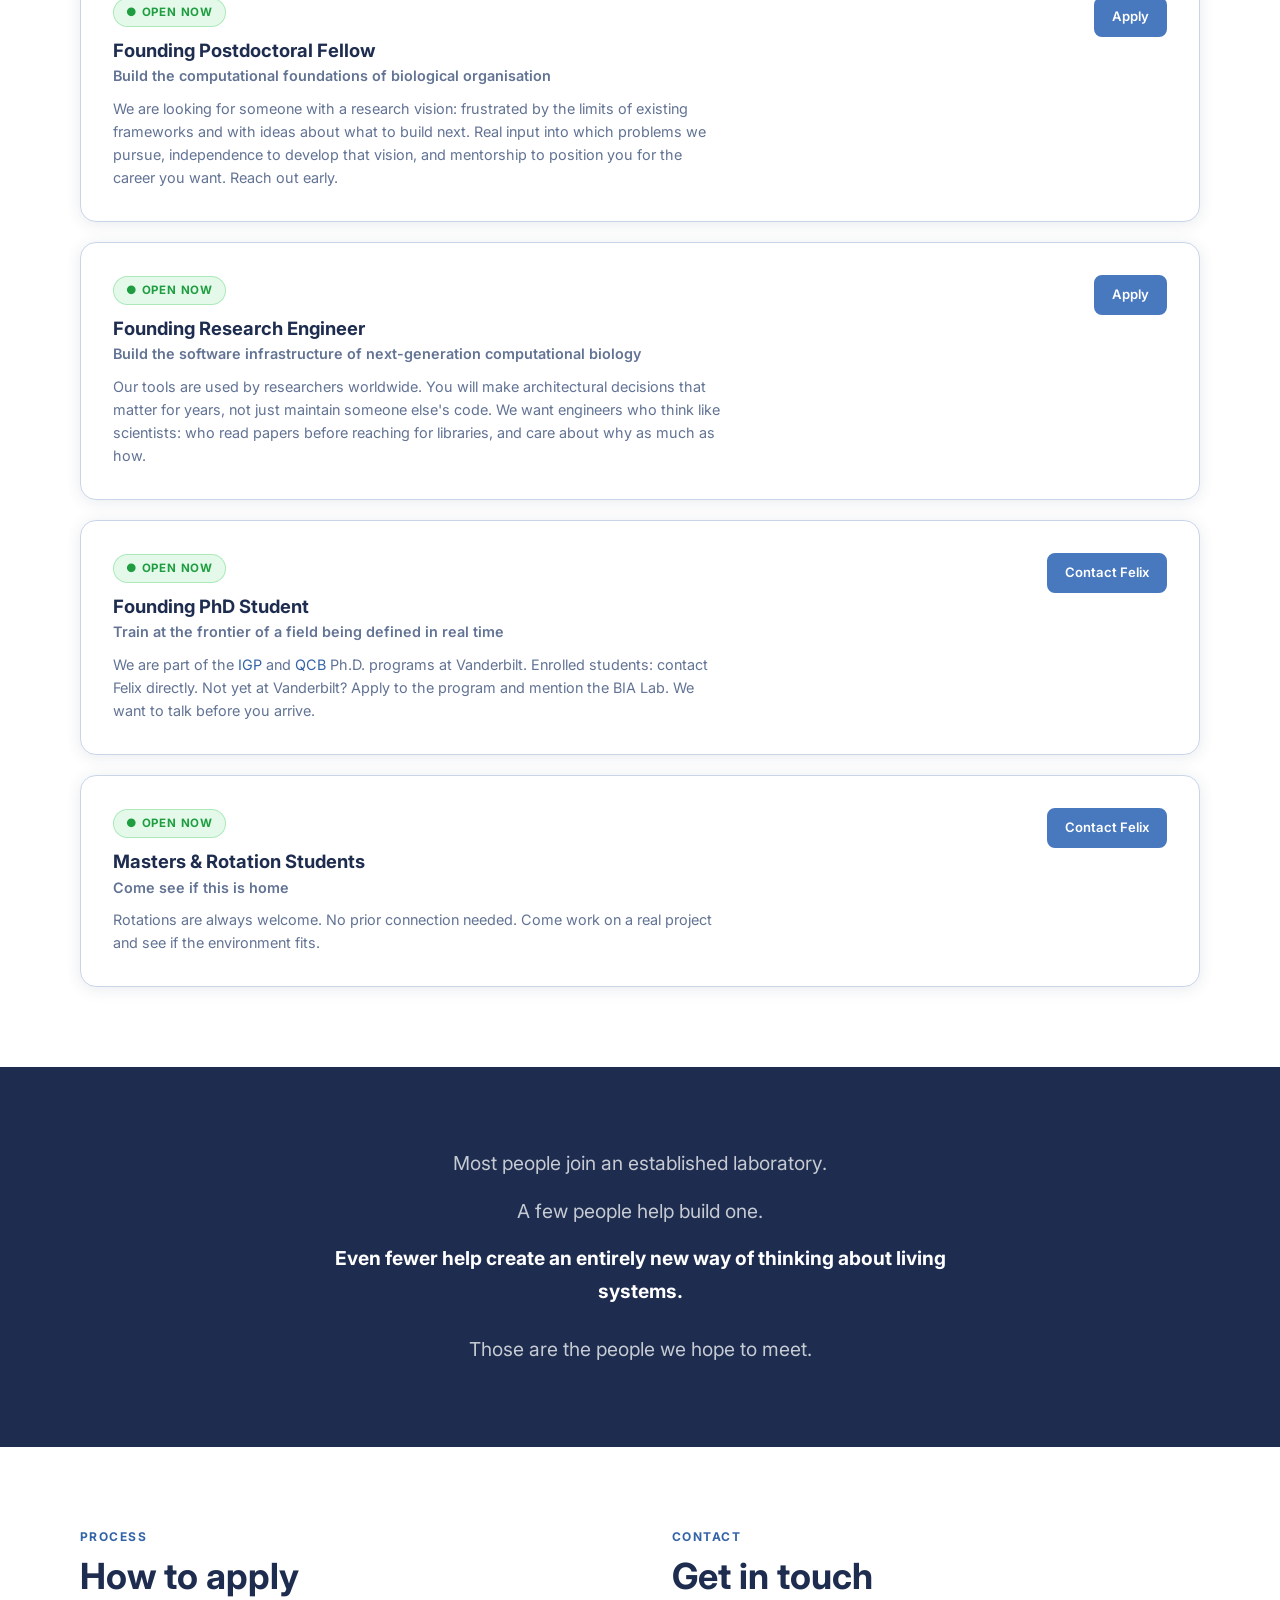
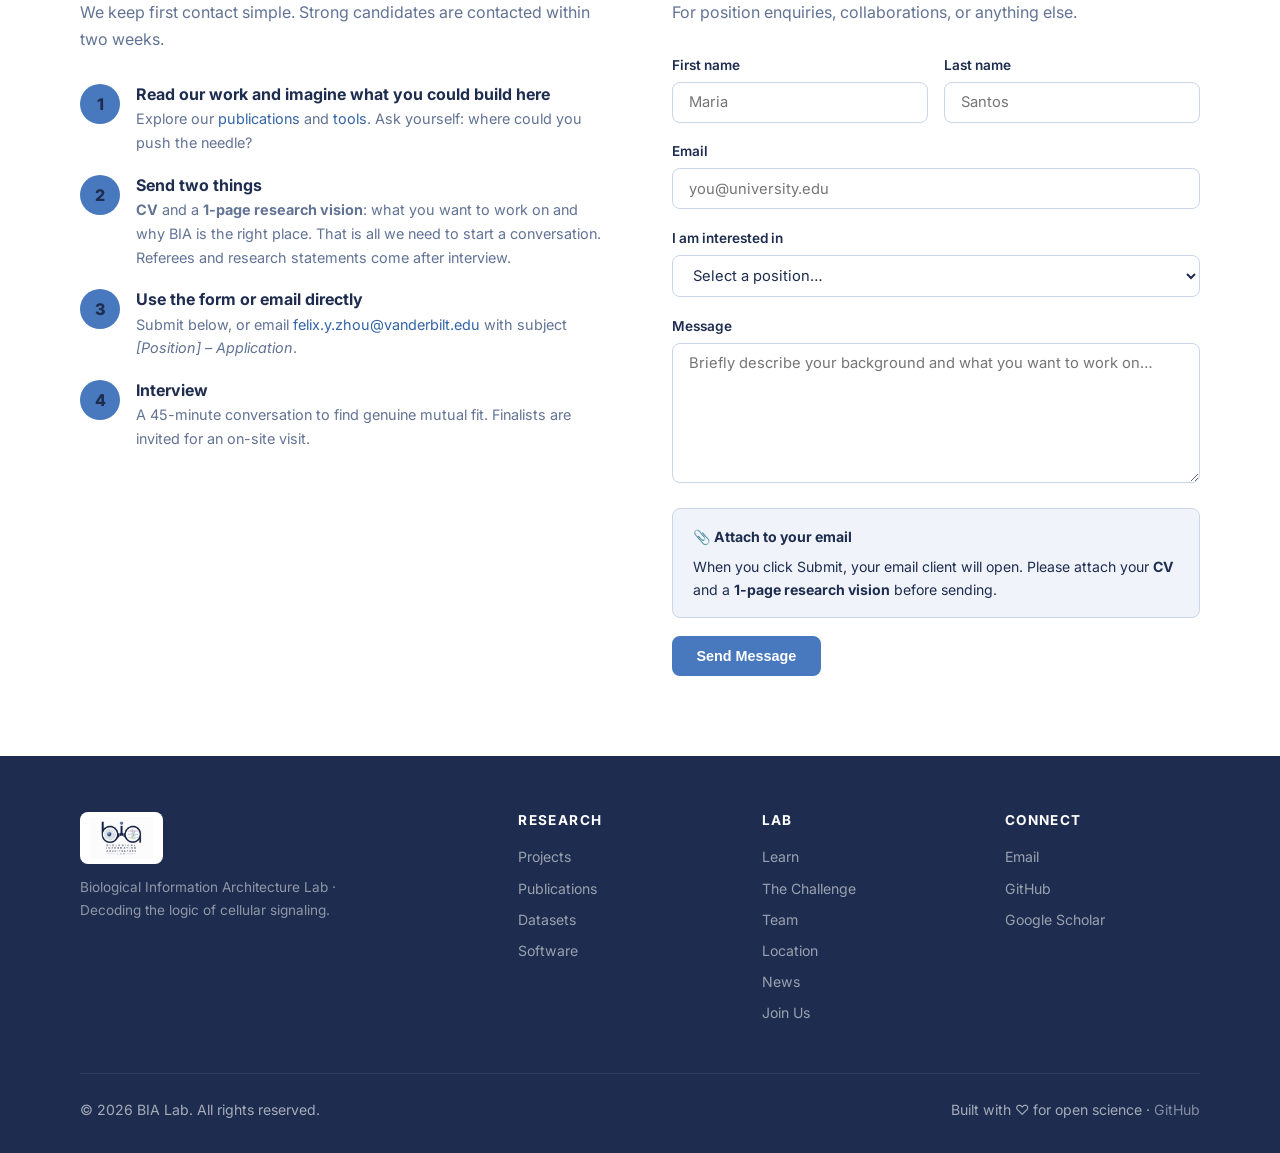
<file: join.html>
<!DOCTYPE html>
<html lang="en">
<head>
  <meta charset="UTF-8">
  <meta name="viewport" content="width=device-width, initial-scale=1.0">
  <title>Join Us — BIA Lab</title>
  <meta name="description" content="Open positions and how to apply to the Biological Information Architecture Lab.">
  <link rel="preconnect" href="https://fonts.googleapis.com">
  <link rel="preconnect" href="https://fonts.gstatic.com" crossorigin>
  <link href="https://fonts.googleapis.com/css2?family=Inter:wght@400;500;600;700;800;900&display=swap" rel="stylesheet">
  <link rel="stylesheet" href="assets/css/main.css">
  <style>
    /* Hero */
    .page-hero {
      background: var(--navy);
      padding: 5.5rem 0 4.5rem;
      color: var(--white);
      position: relative;
      overflow: hidden;
    }
    .page-hero::before {
      content: '';
      position: absolute; inset: 0;
      background: radial-gradient(ellipse 70% 60% at 80% 50%, rgba(72,120,190,.18) 0%, transparent 70%);
      pointer-events: none;
    }
    .page-hero .section-label { color: var(--teal); }
    .page-hero h1 {
      color: var(--white);
      font-size: clamp(2.4rem, 5.5vw, 3.8rem);
      line-height: 1.08;
      margin-bottom: 1.25rem;
      max-width: 700px;
    }
    .page-hero__lead {
      color: rgba(255,255,255,.75);
      font-size: 1.15rem;
      max-width: 600px;
      line-height: 1.7;
      margin-bottom: 1.75rem;
    }
    .page-hero__tagline {
      display: inline-block;
      color: var(--white);
      font-size: 1.25rem; font-weight: 600; font-style: italic;
      background: rgba(255,255,255,.1);
      border: 1px solid rgba(255,255,255,.2);
      border-radius: var(--radius);
      padding: .85rem 1.25rem;
      line-height: 1.5;
    }

    /* Traits */
    .traits-list { display: flex; flex-direction: column; gap: .85rem; margin-top: 1.75rem; }
    .trait { display: grid; grid-template-columns: 1.75rem 1fr; gap: .85rem; align-items: start; }
    .trait__dot {
      width: 1.75rem; height: 1.75rem; border-radius: 50%;
      background: rgba(72,120,190,.15); border: 1.5px solid var(--teal);
      flex-shrink: 0; margin-top: .1rem;
      display: flex; align-items: center; justify-content: center;
    }
    .trait__dot svg { width: .8rem; height: .8rem; }
    .trait p { font-size: .92rem; color: var(--muted); line-height: 1.55; margin: 0; }
    .trait p strong { color: var(--text); }

    /* Not for you */
    .not-for-you {
      background: var(--off-white);
      border: 1px solid var(--border);
      border-radius: var(--radius-lg);
      padding: 2rem 2.25rem;
    }
    .not-for-you h3 { font-size: 1.05rem; margin-bottom: 1rem; color: var(--navy); }
    .not-list { list-style: none; padding: 0; margin: 0; display: flex; flex-direction: column; gap: .55rem; }
    .not-list li { display: flex; align-items: flex-start; gap: .6rem; font-size: .9rem; color: var(--muted); line-height: 1.5; }
    .not-list li::before { content: '✕'; font-size: .72rem; font-weight: 700; color: #b05050; flex-shrink: 0; margin-top: .2rem; }

    /* Position cards */
    .position-card {
      background: var(--white);
      border: 1px solid var(--border);
      border-radius: var(--radius-lg);
      padding: 2rem;
      box-shadow: var(--shadow);
      display: grid;
      grid-template-columns: 1fr auto;
      gap: 1rem;
      align-items: start;
      transition: box-shadow .2s, border-color .2s;
    }
    .position-card:hover { box-shadow: var(--shadow-lg); border-color: var(--teal); }
    .position-card__badge {
      display: inline-block;
      font-size: .72rem; font-weight: 700; letter-spacing: .07em; text-transform: uppercase;
      border-radius: 100px; padding: .25rem .75rem; margin-bottom: .75rem;
    }
    .badge-open { background: rgba(40,200,80,.12); color: #1e9e40; border: 1px solid rgba(40,200,80,.3); }
    .position-card h3 { font-size: 1.15rem; margin-bottom: .15rem; }
    .position-card__subtitle { font-size: .85rem; color: var(--teal-dark); font-weight: 600; margin-bottom: .6rem; }
    .position-card p { color: var(--muted); font-size: .9rem; line-height: 1.6; }
    .position-card p + p { margin-top: .55rem; }
    @media (max-width: 600px) { .position-card { grid-template-columns: 1fr; } }

    /* Crescendo */
    .crescendo { background: var(--navy); padding: 5rem 0; text-align: center; }
    .crescendo__inner { max-width: 620px; margin: 0 auto; }
    .crescendo p { font-size: 1.2rem; line-height: 1.75; color: rgba(255,255,255,.75); margin-bottom: .85rem; }
    .crescendo p:last-child { margin-bottom: 0; }
    .crescendo p strong { color: var(--white); }

    /* How to apply */
    .how-to-apply-grid { display: grid; grid-template-columns: 1fr 1fr; gap: 4rem; align-items: start; }
    @media (max-width: 768px) { .how-to-apply-grid { grid-template-columns: 1fr; gap: 2rem; } }
    .steps { display: flex; flex-direction: column; gap: 1.25rem; }
    .step  { display: grid; grid-template-columns: 2.5rem 1fr; gap: 1rem; align-items: start; }
    .step__num {
      width: 2.5rem; height: 2.5rem;
      background: var(--teal); color: var(--navy);
      border-radius: 50%; font-weight: 800; font-size: 1rem;
      display: flex; align-items: center; justify-content: center;
      flex-shrink: 0;
    }
    .step h4 { margin-bottom: .2rem; }
    .step p  { font-size: .9rem; color: var(--muted); }

    /* Contact form */
    .contact-form { display: flex; flex-direction: column; gap: 1.1rem; }
    .form-group label { display: block; font-size: .85rem; font-weight: 600; margin-bottom: .35rem; }
    .form-group input,
    .form-group select,
    .form-group textarea {
      width: 100%; padding: .65rem 1rem;
      border: 1px solid var(--border); border-radius: var(--radius);
      font-family: var(--font); font-size: .92rem;
      color: var(--text); background: var(--white);
      transition: border-color .15s, box-shadow .15s; outline: none;
    }
    .form-group input:focus, .form-group select:focus, .form-group textarea:focus {
      border-color: var(--teal); box-shadow: 0 0 0 3px rgba(72,120,190,.15);
    }
    .form-group textarea { resize: vertical; min-height: 140px; }
    .form-row { display: grid; grid-template-columns: 1fr 1fr; gap: 1rem; }
    @media (max-width: 500px) { .form-row { grid-template-columns: 1fr; } }
    .form-attach-note { background: var(--off-white); border: 1px solid var(--border); border-radius: var(--radius); padding: 1rem 1.25rem; font-size: .88rem; }
    .form-attach-note__label { font-weight: 700; margin-bottom: .4rem; color: var(--navy); }
    .form-attach-note ul { margin: .5rem 0 0 1.25rem; color: var(--muted); }
  </style>
</head>
<body>

<nav class="nav">
  <div class="nav__inner">
    <a href="index.html" class="nav__logo"><img src="assets/img/bia_lab_logo.png" alt="BIA Lab" class="nav__logo-img"></a>
    <ul class="nav__links">
      <li><a href="index.html">Home</a></li>
      <li><a href="research.html">Research</a></li>
      <li><a href="publications.html">Publications</a></li>
      <li><a href="datasets.html">Datasets</a></li>
      <li><a href="software.html">Software</a></li>
      <li><a href="news.html">News</a></li>
      <li><a href="learn.html">Learn</a></li>
      <li><a href="collab.html">Collabs</a></li>
      <li><a href="challenge.html">The Challenge</a></li>
      <li><a href="team.html">Team</a></li>
      <li><a href="location.html">Location</a></li>
      <li><a href="join.html">Join Us</a></li>
    </ul>
    <a href="join.html" class="btn btn-primary btn-sm nav__cta">Open Positions</a>
    <button class="nav__burger" aria-label="Open menu"><span></span><span></span><span></span></button>
    <a href="join.html" class="btn btn-primary btn-sm nav__mobile-cta">Open Positions</a>
  </div>
</nav>

<!-- Hero -->
<div class="page-hero">
  <div class="container">
    <div class="section-label">Join Us</div>
    <h1>Join the Founding Team of a New Scientific Discipline</h1>
    <p class="page-hero__lead">The BIA Lab is new. The people who join now aren't just members. They are founding scientists of a field that is only now becoming possible.</p>
    <span class="page-hero__tagline">We are looking for people who want to develop the Computational Architecture of Living Systems.</span>
  </div>
  <a href="#who" class="scroll-hint" aria-label="Scroll down">
    <svg width="40" height="40" viewBox="0 0 28 28" fill="none" xmlns="http://www.w3.org/2000/svg" aria-hidden="true">
      <polyline points="5,10 14,19 23,10" stroke="var(--teal)" stroke-width="2.8" stroke-linecap="round" stroke-linejoin="round"/>
    </svg>
  </a>
</div>

<!-- Who we're looking for / not for -->
<section class="section section--alt" id="who">
  <div class="container">
    <div style="display:grid;grid-template-columns:1fr 1fr;gap:4rem;align-items:start;">
      <div>
        <div class="section-label">Who We're Looking For</div>
        <h2>Mindset over background</h2>
        <p style="color:var(--muted);line-height:1.7;">We welcome people from any quantitative field. What we look for is the kind of person who, when told something can't be done, asks <em>why not?</em> and then goes and figures it out. People energised by problems without solutions, who treat "we don't know" as an invitation.</p>
        <div class="traits-list">
          <div class="trait">
            <div class="trait__dot"><svg viewBox="0 0 12 12" fill="none"><polyline points="2,6 5,9 10,3" stroke="var(--teal)" stroke-width="1.8" stroke-linecap="round" stroke-linejoin="round"/></svg></div>
            <p><strong>You want to invent, not just apply.</strong> You reach for first principles when a tool doesn't exist yet.</p>
          </div>
          <div class="trait">
            <div class="trait__dot"><svg viewBox="0 0 12 12" fill="none"><polyline points="2,6 5,9 10,3" stroke="var(--teal)" stroke-width="1.8" stroke-linecap="round" stroke-linejoin="round"/></svg></div>
            <p><strong>You are drawn to hard, messy data.</strong> Terabyte-scale imaging and biological noise excite rather than deter you.</p>
          </div>
          <div class="trait">
            <div class="trait__dot"><svg viewBox="0 0 12 12" fill="none"><polyline points="2,6 5,9 10,3" stroke="var(--teal)" stroke-width="1.8" stroke-linecap="round" stroke-linejoin="round"/></svg></div>
            <p><strong>You care about biological meaning.</strong> The computation is a means. Understanding how cells encode and transmit decisions is the end.</p>
          </div>
          <div class="trait">
            <div class="trait__dot"><svg viewBox="0 0 12 12" fill="none"><polyline points="2,6 5,9 10,3" stroke="var(--teal)" stroke-width="1.8" stroke-linecap="round" stroke-linejoin="round"/></svg></div>
            <p><strong>You finish things.</strong> Ideas are cheap; tools that thousands of researchers use are not.</p>
          </div>
        </div>
        <p style="margin-top:1.5rem;font-size:.88rem;color:var(--muted);">Curious about the scientific challenge we're tackling? <a href="challenge.html">Read about it here →</a></p>
      </div>
      <div>
        <div class="section-label">Equally Important</div>
        <h2>BIA is probably not for you if…</h2>
        <p style="color:var(--muted);margin-bottom:1.5rem;line-height:1.65;">We'd rather you know this now than six months in.</p>
        <div class="not-for-you">
          <h3>This is probably not the right fit if you…</h3>
          <ul class="not-list">
            <li>Want a narrowly scoped project with a clear, pre-defined outcome</li>
            <li>Prefer incremental refinement of established methods over inventing new ones</li>
            <li>Are uncomfortable with ambiguity or frequently changing research directions</li>
          </ul>
        </div>
        <p style="color:var(--muted);font-size:.88rem;margin-top:1rem;line-height:1.6;">None of these are flaws. They describe many excellent scientists working in the right environment for them.</p>
      </div>
    </div>
  </div>
</section>

<!-- Open Positions -->
<section class="section" id="positions">
  <div class="container">
    <div class="section-header">
      <div class="section-label">Positions</div>
      <h2>Founding Team: Open Now</h2>
      <p>Every position is a founding role. The people who join in the next two years will shape what this lab becomes.</p>
    </div>
    <div style="display:flex;flex-direction:column;gap:1.25rem;">

      <div class="position-card">
        <div>
          <span class="position-card__badge badge-open">● Open Now</span>
          <h3>Founding Postdoctoral Fellow</h3>
          <p class="position-card__subtitle">Build the computational foundations of biological organisation</p>
          <p>We are looking for someone with a research vision: frustrated by the limits of existing frameworks and with ideas about what to build next. Real input into which problems we pursue, independence to develop that vision, and mentorship to position you for the career you want. Reach out early.</p>
        </div>
        <div><a href="#apply" class="btn btn-primary btn-sm">Apply</a></div>
      </div>

      <div class="position-card">
        <div>
          <span class="position-card__badge badge-open">● Open Now</span>
          <h3>Founding Research Engineer</h3>
          <p class="position-card__subtitle">Build the software infrastructure of next-generation computational biology</p>
          <p>Our tools are used by researchers worldwide. You will make architectural decisions that matter for years, not just maintain someone else's code. We want engineers who think like scientists: who read papers before reaching for libraries, and care about why as much as how.</p>
        </div>
        <div><a href="#apply" class="btn btn-primary btn-sm">Apply</a></div>
      </div>

      <div class="position-card">
        <div>
          <span class="position-card__badge badge-open">● Open Now</span>
          <h3>Founding PhD Student</h3>
          <p class="position-card__subtitle">Train at the frontier of a field being defined in real time</p>
          <p>We are part of the <a href="https://medschool.vanderbilt.edu/igp/igp-program-overview/" target="_blank" rel="noopener">IGP</a> and <a href="https://medschool.vanderbilt.edu/qcb/qcb-program-overview/" target="_blank" rel="noopener">QCB</a> Ph.D. programs at Vanderbilt. Enrolled students: contact Felix directly. Not yet at Vanderbilt? Apply to the program and mention the BIA Lab. We want to talk before you arrive.</p>
        </div>
        <div><a href="mailto:felix.y.zhou@vanderbilt.edu" class="btn btn-primary btn-sm">Contact Felix</a></div>
      </div>

      <div class="position-card">
        <div>
          <span class="position-card__badge badge-open">● Open Now</span>
          <h3>Masters &amp; Rotation Students</h3>
          <p class="position-card__subtitle">Come see if this is home</p>
          <p>Rotations are always welcome. No prior connection needed. Come work on a real project and see if the environment fits.</p>
        </div>
        <div><a href="mailto:felix.y.zhou@vanderbilt.edu" class="btn btn-primary btn-sm">Contact Felix</a></div>
      </div>

    </div>
  </div>
</section>

<!-- Crescendo -->
<section class="crescendo">
  <div class="container">
    <div class="crescendo__inner">
      <p>Most people join an established laboratory.</p>
      <p>A few people help build one.</p>
      <p><strong>Even fewer help create an entirely new way of thinking about living systems.</strong></p>
      <p style="margin-top:1.5rem;">Those are the people we hope to meet.</p>
    </div>
  </div>
</section>

<!-- How to Apply -->
<section class="section">
  <div class="container how-to-apply-grid">
    <div>
      <div class="section-label">Process</div>
      <h2>How to apply</h2>
      <p style="color:var(--muted);margin-bottom:2rem;">We keep first contact simple. Strong candidates are contacted within two weeks.</p>
      <div class="steps">
        <div class="step">
          <div class="step__num">1</div>
          <div>
            <h4>Read our work and imagine what you could build here</h4>
            <p>Explore our <a href="publications.html">publications</a> and <a href="software.html">tools</a>. Ask yourself: where could you push the needle?</p>
          </div>
        </div>
        <div class="step">
          <div class="step__num">2</div>
          <div>
            <h4>Send two things</h4>
            <p><strong>CV</strong> and a <strong>1-page research vision</strong>: what you want to work on and why BIA is the right place. That is all we need to start a conversation. Referees and research statements come after interview.</p>
          </div>
        </div>
        <div class="step">
          <div class="step__num">3</div>
          <div>
            <h4>Use the form or email directly</h4>
            <p>Submit below, or email <a href="mailto:felix.y.zhou@vanderbilt.edu">felix.y.zhou@vanderbilt.edu</a> with subject <em>[Position] – Application</em>.</p>
          </div>
        </div>
        <div class="step">
          <div class="step__num">4</div>
          <div>
            <h4>Interview</h4>
            <p>A 45-minute conversation to find genuine mutual fit. Finalists are invited for an on-site visit.</p>
          </div>
        </div>
      </div>
    </div>

    <div id="apply">
      <div class="section-label">Contact</div>
      <h2>Get in touch</h2>
      <p style="color:var(--muted);margin-bottom:1.75rem;">For position enquiries, collaborations, or anything else.</p>
      <form class="contact-form" action="mailto:felix.y.zhou@vanderbilt.edu" method="get" enctype="text/plain">
        <div class="form-row">
          <div class="form-group">
            <label for="fname">First name</label>
            <input type="text" id="fname" name="firstname" placeholder="Maria" required>
          </div>
          <div class="form-group">
            <label for="lname">Last name</label>
            <input type="text" id="lname" name="lastname" placeholder="Santos" required>
          </div>
        </div>
        <div class="form-group">
          <label for="email">Email</label>
          <input type="email" id="email" name="email" placeholder="you@university.edu" required>
        </div>
        <div class="form-group">
          <label for="position">I am interested in</label>
          <select id="position" name="position">
            <option value="">Select a position…</option>
            <option>Founding Postdoctoral Fellow</option>
            <option>Founding Research Engineer</option>
            <option>Founding PhD Student</option>
            <option>Masters / Rotation Student</option>
            <option>Collaboration / other</option>
          </select>
        </div>
        <div class="form-group">
          <label for="message">Message</label>
          <textarea id="message" name="message" placeholder="Briefly describe your background and what you want to work on…"></textarea>
        </div>
        <div class="form-attach-note">
          <div class="form-attach-note__label">📎 Attach to your email</div>
          <p>When you click Submit, your email client will open. Please attach your <strong>CV</strong> and a <strong>1-page research vision</strong> before sending.</p>
        </div>
        <button type="submit" class="btn btn-primary" style="align-self:flex-start;">Send Message</button>
      </form>
    </div>
  </div>
</section>

<footer class="footer">
  <div class="container">
    <div class="footer__grid">
      <div class="footer__brand">
        <a href="index.html"><img src="assets/img/bia_lab_logo.png" alt="BIA Lab" class="footer__logo-img"></a>
        <p>Biological Information Architecture Lab · Decoding the logic of cellular signaling.</p>
      </div>
      <div><h4>Research</h4><ul><li><a href="research.html">Projects</a></li><li><a href="publications.html">Publications</a></li><li><a href="datasets.html">Datasets</a></li><li><a href="software.html">Software</a></li></ul></div>
      <div><h4>Lab</h4><ul><li><a href="learn.html">Learn</a></li>
      <li><a href="challenge.html">The Challenge</a></li>
      <li><a href="team.html">Team</a></li><li><a href="location.html">Location</a></li><li><a href="news.html">News</a></li><li><a href="join.html">Join Us</a></li></ul></div>
      <div><h4>Connect</h4><ul><li><a href="mailto:felix.y.zhou@vanderbilt.edu">Email</a></li><li><a href="https://github.com/BIA-Lab-Team" target="_blank" rel="noopener">GitHub</a></li><li><a href="https://scholar.google.com/citations?user=iRTxWEMAAAAJ&hl=en" target="_blank" rel="noopener">Google Scholar</a></li></ul></div>
    </div>
    <div class="footer__bottom"><span>© 2026 BIA Lab. All rights reserved.</span><span>Built with ♡ for open science · <a href="https://github.com/BIA-Lab-Team" target="_blank" rel="noopener">GitHub</a></span></div>
  </div>
</footer>

<script src="assets/js/nav.js"></script>
<script src="assets/js/scroll-hint.js" defer></script>
</body>
</html>
</file>
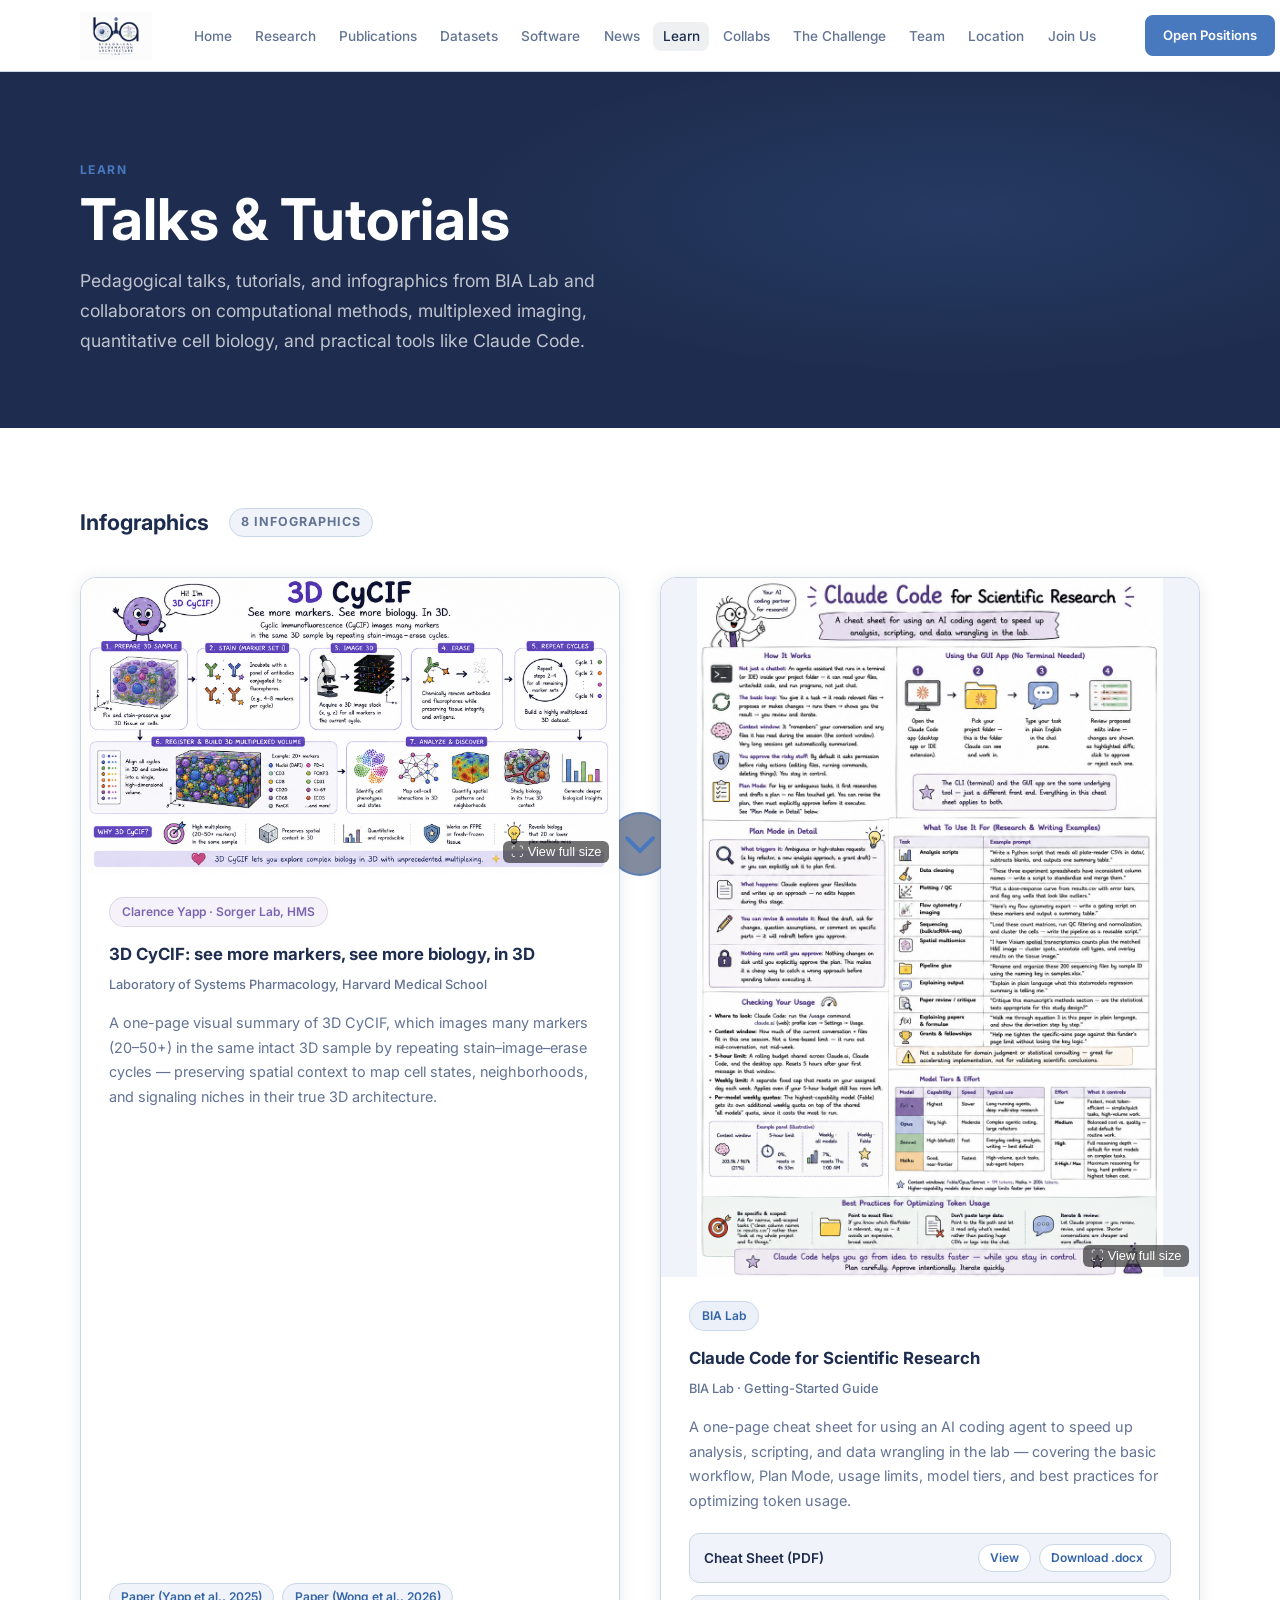
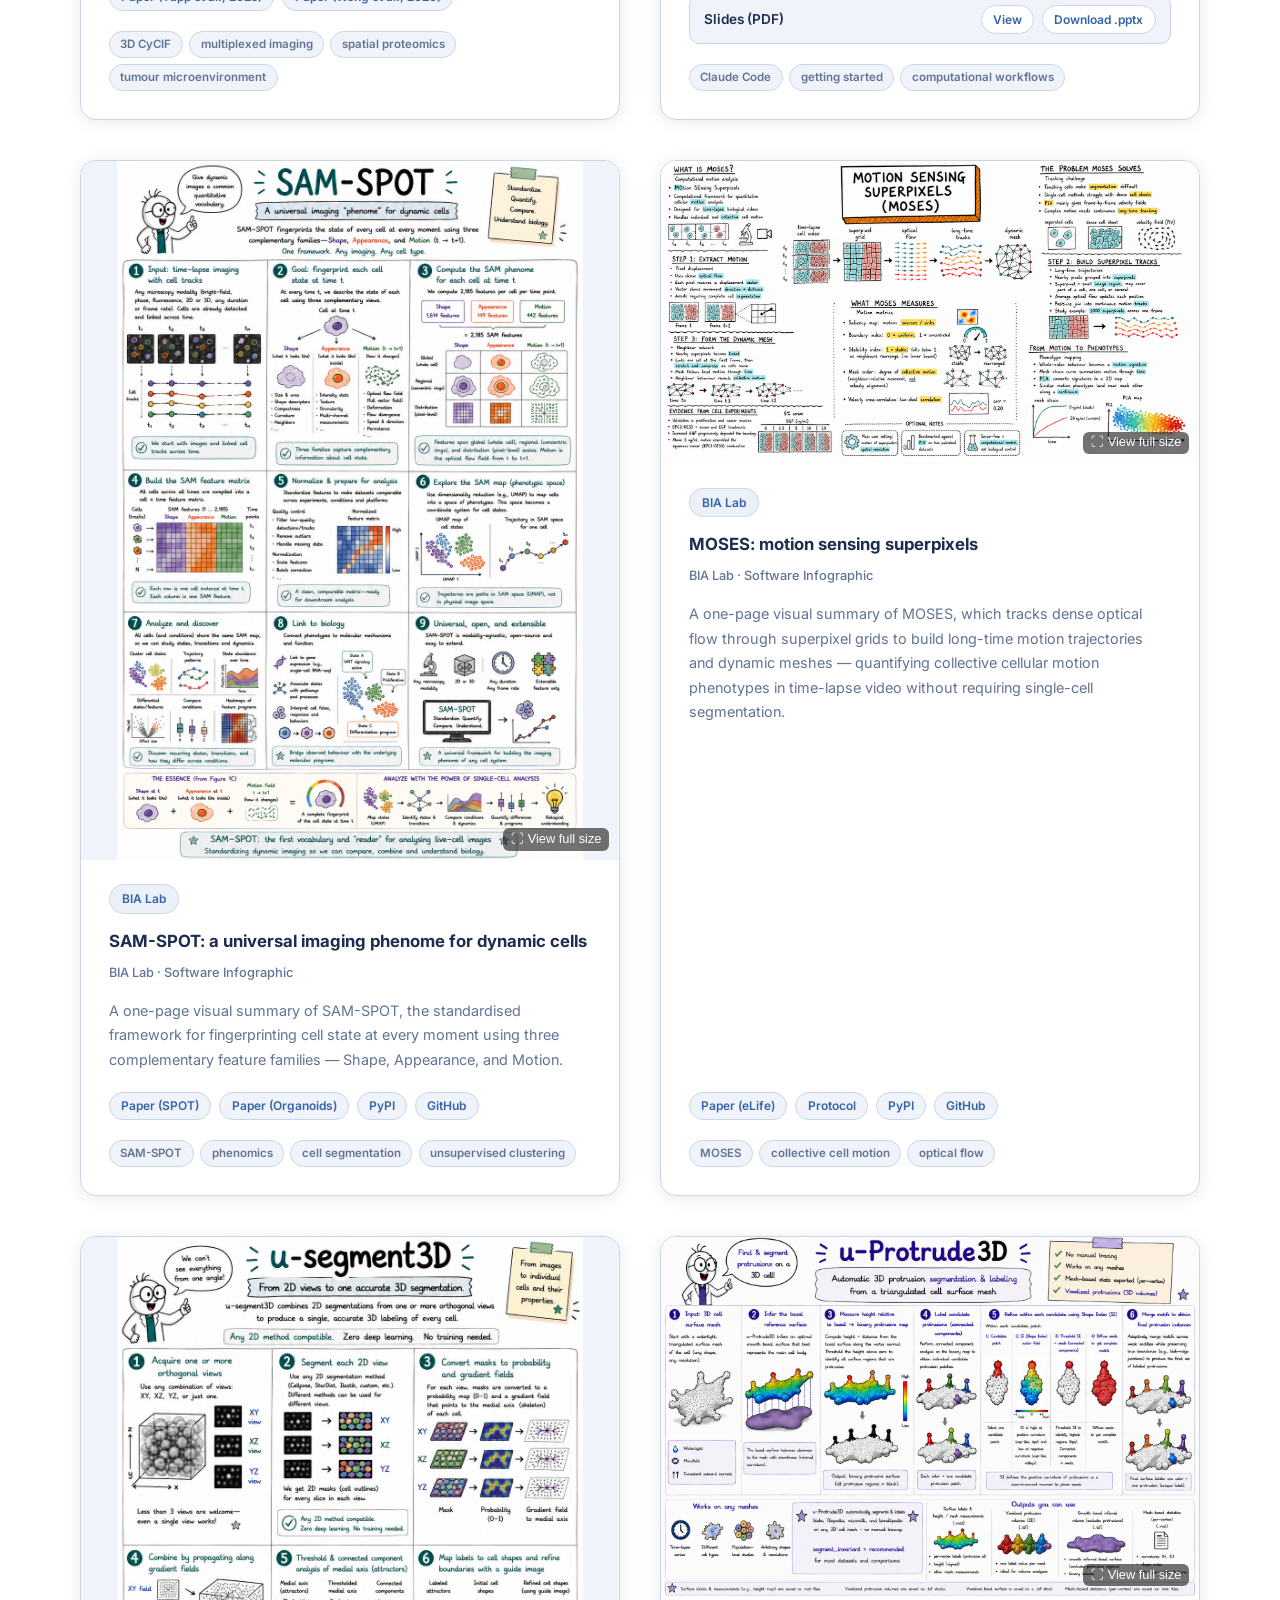
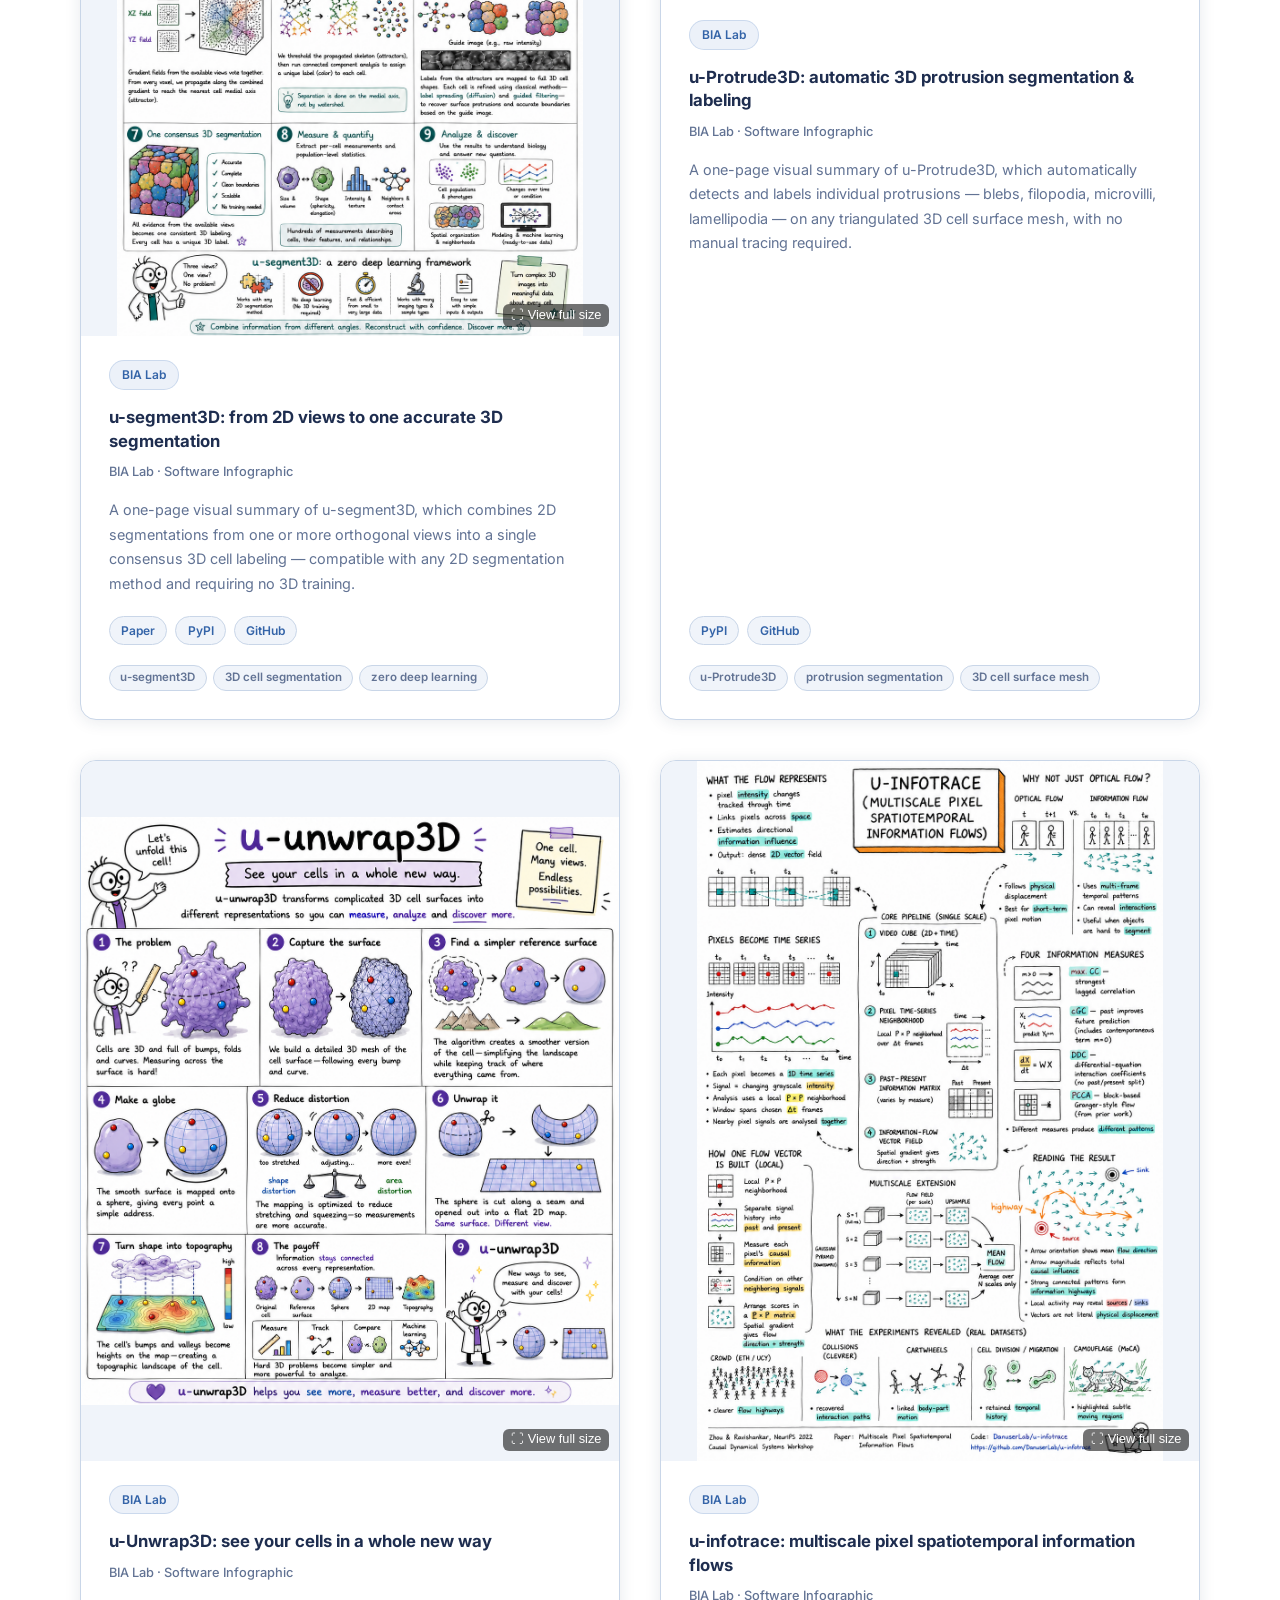
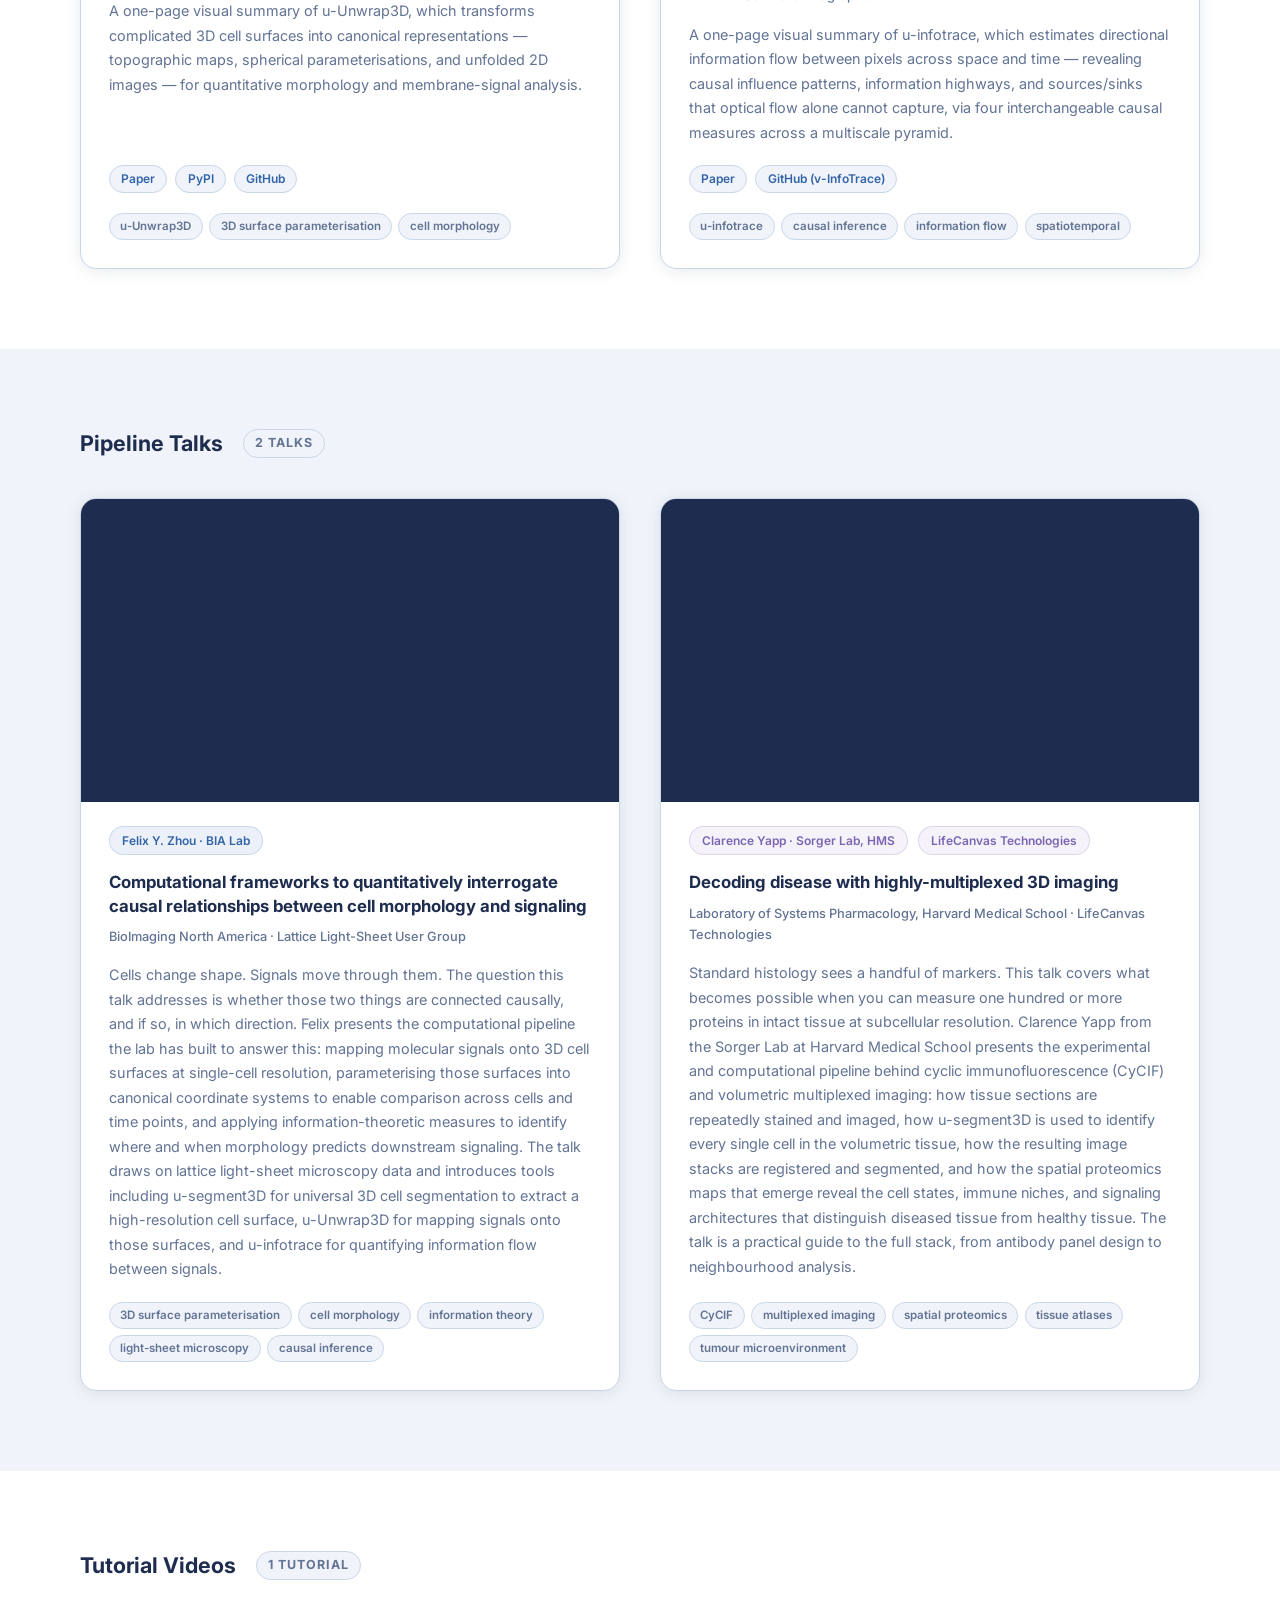
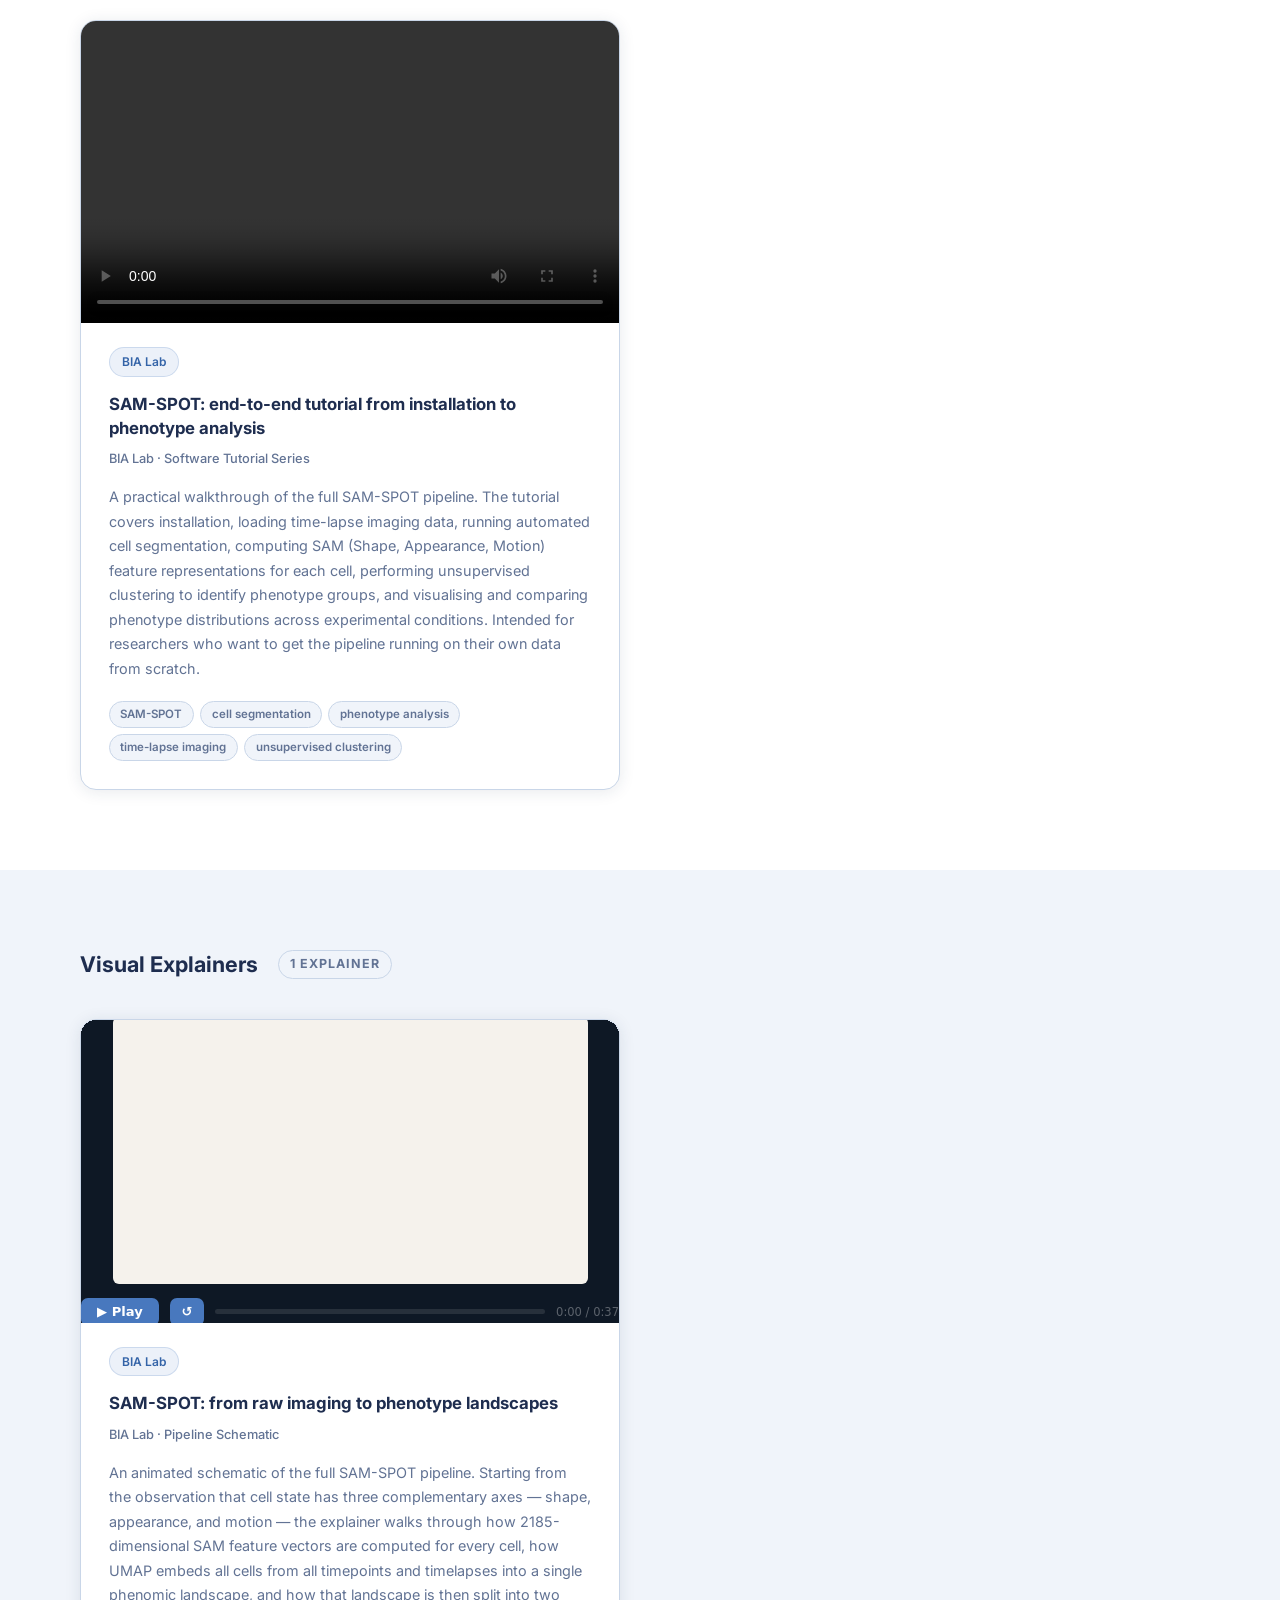
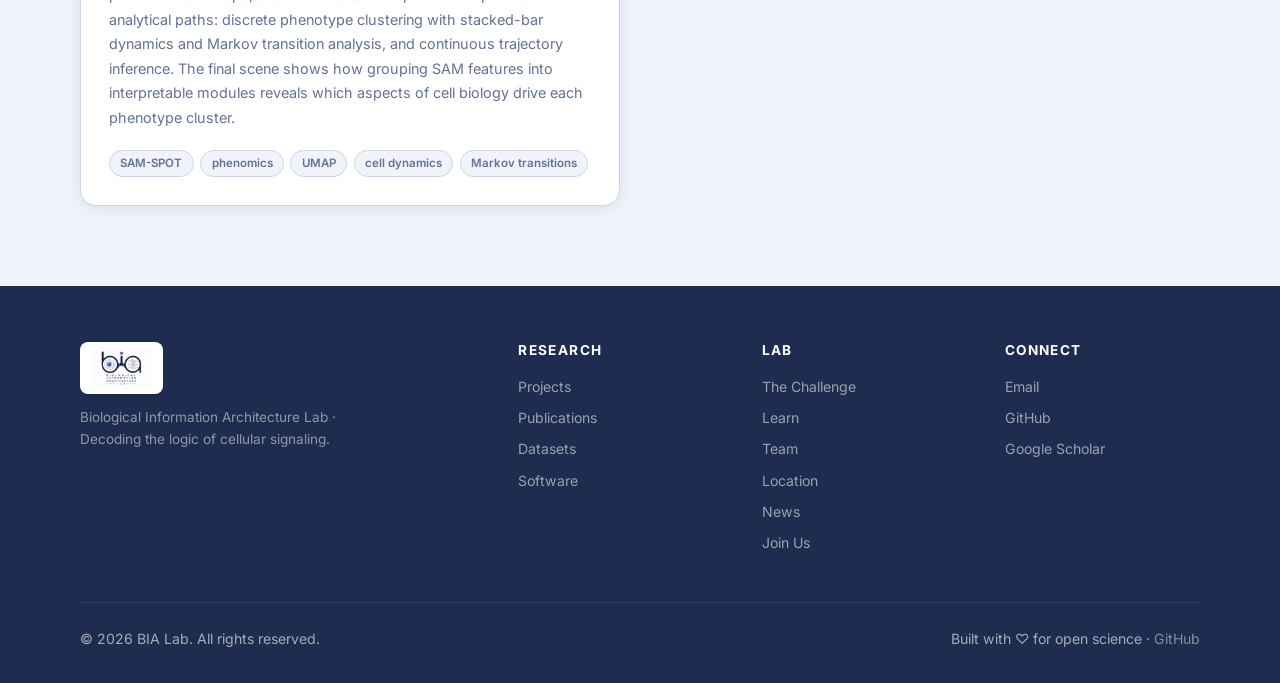
<file: learn.html>
<!DOCTYPE html>
<html lang="en">
<head>
  <meta charset="UTF-8">
  <meta name="viewport" content="width=device-width, initial-scale=1.0">
  <title>Learn — BIA Lab</title>
  <meta name="description" content="Pedagogical talks and lectures from BIA Lab and collaborators on computational biology, multiplexed imaging, and quantitative cell biology.">
  <link rel="preconnect" href="https://fonts.googleapis.com">
  <link rel="preconnect" href="https://fonts.gstatic.com" crossorigin>
  <link href="https://fonts.googleapis.com/css2?family=Inter:wght@400;500;600;700;800;900&display=swap" rel="stylesheet">
  <link rel="stylesheet" href="assets/css/main.css">
  <style>
    /* Hero */
    .page-hero {
      background: var(--navy);
      padding: 5.5rem 0 4.5rem;
      color: var(--white);
      position: relative;
      overflow: hidden;
    }
    .page-hero::before {
      content: '';
      position: absolute; inset: 0;
      background: radial-gradient(ellipse 60% 70% at 75% 40%, rgba(72,120,190,.18) 0%, transparent 65%);
      pointer-events: none;
    }
    .page-hero .section-label { color: var(--teal); }
    .page-hero h1 {
      color: var(--white);
      font-size: clamp(2.4rem, 5.5vw, 3.6rem);
      line-height: 1.08;
      margin-bottom: 1rem;
    }
    .page-hero__lead {
      color: rgba(255,255,255,.72);
      font-size: 1.1rem;
      max-width: 580px;
      line-height: 1.7;
    }

    /* Category header */
    .category-header {
      display: flex;
      align-items: center;
      gap: 1.25rem;
      margin-bottom: 2.5rem;
    }
    .category-header h2 {
      margin: 0;
      font-size: 1.35rem;
    }
    .category-count {
      font-size: .78rem;
      font-weight: 700;
      letter-spacing: .08em;
      text-transform: uppercase;
      color: var(--muted);
      background: var(--off-white);
      border: 1px solid var(--border);
      border-radius: 100px;
      padding: .2rem .7rem;
    }

    /* Talk grid */
    .talk-grid {
      display: grid;
      grid-template-columns: repeat(2, 1fr);
      gap: 2.5rem;
    }
    @media (max-width: 900px) { .talk-grid { grid-template-columns: 1fr; } }

    /* Talk card */
    .talk-card {
      background: var(--white);
      border: 1px solid var(--border);
      border-radius: var(--radius-lg);
      overflow: hidden;
      box-shadow: var(--shadow);
      display: flex;
      flex-direction: column;
      transition: box-shadow .18s ease, transform .18s ease;
    }
    .talk-card:hover {
      box-shadow: 0 8px 32px rgba(30,45,79,.13);
      transform: translateY(-2px);
    }

    /* Responsive video embed */
    .talk-card__video {
      position: relative;
      padding-bottom: 56.25%;
      height: 0;
      overflow: hidden;
      background: var(--navy);
    }
    .talk-card__video iframe {
      position: absolute;
      top: 0; left: 0;
      width: 100%; height: 100%;
      border: none;
    }

    /* Card body */
    .talk-card__body {
      padding: 1.5rem 1.75rem 1.75rem;
      display: flex;
      flex-direction: column;
      flex: 1;
    }
    .talk-card__meta {
      display: flex;
      align-items: center;
      gap: .6rem;
      flex-wrap: wrap;
      margin-bottom: 1rem;
    }
    .speaker-badge {
      display: inline-flex;
      align-items: center;
      gap: .4rem;
      font-size: .75rem;
      font-weight: 600;
      background: rgba(72,120,190,.1);
      color: var(--teal-dark);
      border: 1px solid rgba(72,120,190,.2);
      border-radius: 100px;
      padding: .25rem .75rem;
    }
    .speaker-badge--collab {
      background: rgba(123,101,178,.08);
      color: var(--purple);
      border-color: rgba(123,101,178,.2);
    }
    .talk-card__title {
      font-size: 1.05rem;
      font-weight: 700;
      color: var(--navy);
      line-height: 1.4;
      margin: 0 0 .5rem;
    }
    .talk-card__venue {
      font-size: .8rem;
      color: var(--muted);
      font-weight: 500;
      margin-bottom: 1rem;
    }
    .talk-card__desc {
      font-size: .9rem;
      color: var(--muted);
      line-height: 1.7;
      flex: 1;
      margin: 0 0 1.25rem;
    }
    .talk-card__tags {
      display: flex;
      flex-wrap: wrap;
      gap: .4rem;
    }
    .talk-tag {
      font-size: .72rem;
      font-weight: 600;
      background: var(--off-white);
      color: var(--muted);
      border: 1px solid var(--border);
      border-radius: 100px;
      padding: .18rem .65rem;
    }

    /* Tutorial grid — matches talk grid */
    .tutorial-grid {
      display: grid;
      grid-template-columns: repeat(2, 1fr);
      gap: 2.5rem;
    }
    @media (max-width: 900px) { .tutorial-grid { grid-template-columns: 1fr; } }
    .talk-card__video video {
      position: absolute;
      top: 0; left: 0;
      width: 100%; height: 100%;
      background: var(--navy);
    }

    /* Fullscreen overlay button */
    .video-fs-btn {
      position: absolute;
      bottom: .6rem;
      right: .6rem;
      z-index: 10;
      background: rgba(0,0,0,.55);
      color: #fff;
      border: none;
      border-radius: 6px;
      padding: .3rem .5rem;
      font-size: .8rem;
      cursor: pointer;
      line-height: 1;
      opacity: 0;
      transition: opacity .15s ease;
    }
    .talk-card__video:hover .video-fs-btn { opacity: 1; }

    /* Guide-style download rows (used inside infographic cards) */
    .guide-card__resources {
      display: flex;
      flex-direction: column;
      gap: .75rem;
      margin-bottom: 1.25rem;
    }
    .guide-card__resource {
      display: flex;
      align-items: center;
      justify-content: space-between;
      gap: .75rem;
      background: var(--off-white);
      border: 1px solid var(--border);
      border-radius: 10px;
      padding: .6rem .9rem;
    }
    .guide-card__resource-name {
      font-size: .85rem;
      font-weight: 600;
      color: var(--navy);
    }
    .guide-card__resource-links {
      display: flex;
      gap: .5rem;
      flex-wrap: wrap;
    }
    .guide-card__resource-links a {
      font-size: .75rem;
      font-weight: 600;
      color: var(--teal-dark);
      background: var(--white);
      border: 1px solid var(--border);
      border-radius: 100px;
      padding: .2rem .7rem;
      text-decoration: none;
      transition: background .15s ease, color .15s ease;
    }
    .guide-card__resource-links a:hover { background: var(--teal); color: var(--white); border-color: var(--teal); }

    /* Infographic cards */
    .infographic-grid {
      display: grid;
      grid-template-columns: repeat(2, 1fr);
      gap: 2.5rem;
    }
    @media (max-width: 900px) { .infographic-grid { grid-template-columns: 1fr; } }
    .infographic-card__preview {
      position: relative;
      display: block;
      aspect-ratio: 10 / 13;
      overflow: hidden;
      background: var(--off-white);
    }
    .infographic-card__preview img {
      position: absolute;
      top: 0; left: 0;
      width: 100%; height: 100%;
      object-fit: contain;
    }
    .talk-card__ext-links {
      display: flex;
      gap: .5rem;
      flex-wrap: wrap;
      margin-bottom: 1.25rem;
    }
    .talk-card__ext-links a {
      font-size: .75rem;
      font-weight: 600;
      color: var(--teal-dark);
      background: var(--off-white);
      border: 1px solid var(--border);
      border-radius: 100px;
      padding: .2rem .7rem;
      text-decoration: none;
      transition: background .15s ease, color .15s ease;
    }
    .talk-card__ext-links a:hover { background: var(--teal); color: var(--white); border-color: var(--teal); }
  </style>
</head>
<body>

<nav class="nav">
  <div class="nav__inner">
    <a href="index.html" class="nav__logo"><img src="assets/img/bia_lab_logo.png" alt="BIA Lab" class="nav__logo-img"></a>
    <ul class="nav__links">
      <li><a href="index.html">Home</a></li>
      <li><a href="research.html">Research</a></li>
      <li><a href="publications.html">Publications</a></li>
      <li><a href="datasets.html">Datasets</a></li>
      <li><a href="software.html">Software</a></li>
      <li><a href="news.html">News</a></li>
      <li><a href="learn.html">Learn</a></li>
      <li><a href="collab.html">Collabs</a></li>
      <li><a href="challenge.html">The Challenge</a></li>
      <li><a href="team.html">Team</a></li>
      <li><a href="location.html">Location</a></li>
      <li><a href="join.html">Join Us</a></li>
    </ul>
    <a href="join.html" class="btn btn-primary btn-sm nav__cta">Open Positions</a>
    <button class="nav__burger" aria-label="Open menu"><span></span><span></span><span></span></button>
    <a href="join.html" class="btn btn-primary btn-sm nav__mobile-cta">Open Positions</a>
  </div>
</nav>

<!-- Hero -->
<div class="page-hero">
  <div class="container">
    <div class="section-label">Learn</div>
    <h1>Talks &amp; Tutorials</h1>
    <p class="page-hero__lead">Pedagogical talks, tutorials, and infographics from BIA Lab and collaborators on computational methods, multiplexed imaging, quantitative cell biology, and practical tools like Claude Code.</p>
  </div>
  <a href="#talks" class="scroll-hint" aria-label="Scroll down">
    <svg width="40" height="40" viewBox="0 0 28 28" fill="none" xmlns="http://www.w3.org/2000/svg" aria-hidden="true">
      <polyline points="5,10 14,19 23,10" stroke="var(--teal)" stroke-width="2.8" stroke-linecap="round" stroke-linejoin="round"/>
    </svg>
  </a>
</div>

<!-- Infographics -->
<section class="section" id="infographics">
  <div class="container">
    <div class="category-header">
      <h2>Infographics</h2>
      <span class="category-count">8 infographics</span>
    </div>
    <div class="infographic-grid">

      <!-- Infographic 1: 3D CyCIF -->
      <div class="talk-card">
        <a class="infographic-card__preview" href="assets/img/infographics/3d-cycif-infographic.png" target="_blank" rel="noopener" style="aspect-ratio: 1692 / 929;">
          <img src="assets/img/infographics/3d-cycif-infographic.png" alt="3D CyCIF infographic: see more markers, see more biology, in 3D">
          <button class="video-fs-btn" style="opacity:1;" tabindex="-1">⛶ View full size</button>
        </a>
        <div class="talk-card__body">
          <div class="talk-card__meta">
            <span class="speaker-badge speaker-badge--collab">Clarence Yapp · Sorger Lab, HMS</span>
          </div>
          <h3 class="talk-card__title">3D CyCIF: see more markers, see more biology, in 3D</h3>
          <p class="talk-card__venue">Laboratory of Systems Pharmacology, Harvard Medical School</p>
          <p class="talk-card__desc">A one-page visual summary of 3D CyCIF, which images many markers (20&ndash;50+) in the same intact 3D sample by repeating stain&ndash;image&ndash;erase cycles &mdash; preserving spatial context to map cell states, neighborhoods, and signaling niches in their true 3D architecture.</p>
          <div class="talk-card__ext-links">
            <a href="https://doi.org/10.1038/s41592-025-02824-x" target="_blank" rel="noopener">Paper (Yapp et al., 2025)</a>
            <a href="https://www.biorxiv.org/content/10.1101/2026.05.17.725158" target="_blank" rel="noopener">Paper (Wong et al., 2026)</a>
          </div>
          <div class="talk-card__tags">
            <span class="talk-tag">3D CyCIF</span>
            <span class="talk-tag">multiplexed imaging</span>
            <span class="talk-tag">spatial proteomics</span>
            <span class="talk-tag">tumour microenvironment</span>
          </div>
        </div>
      </div>

      <!-- Infographic 2: Claude Code for Scientific Research -->
      <div class="talk-card">
        <a class="infographic-card__preview" href="assets/img/infographics/claude-code-intro-infographic.png" target="_blank" rel="noopener">
          <img src="assets/img/infographics/claude-code-intro-infographic.png" alt="Claude Code for Scientific Research infographic: a cheat sheet for using an AI coding agent in the lab">
          <button class="video-fs-btn" style="opacity:1;" tabindex="-1">⛶ View full size</button>
        </a>
        <div class="talk-card__body">
          <div class="talk-card__meta">
            <span class="speaker-badge">BIA Lab</span>
          </div>
          <h3 class="talk-card__title">Claude Code for Scientific Research</h3>
          <p class="talk-card__venue">BIA Lab · Getting-Started Guide</p>
          <p class="talk-card__desc">A one-page cheat sheet for using an AI coding agent to speed up analysis, scripting, and data wrangling in the lab &mdash; covering the basic workflow, Plan Mode, usage limits, model tiers, and best practices for optimizing token usage.</p>
          <div class="guide-card__resources">
            <div class="guide-card__resource">
              <span class="guide-card__resource-name">Cheat Sheet (PDF)</span>
              <div class="guide-card__resource-links">
                <a href="assets/docs/guides/claude-code-cheat-sheet.pdf" target="_blank" rel="noopener">View</a>
                <a href="assets/docs/guides/claude-code-cheat-sheet.docx" download>Download .docx</a>
              </div>
            </div>
            <div class="guide-card__resource">
              <span class="guide-card__resource-name">Slides (PDF)</span>
              <div class="guide-card__resource-links">
                <a href="assets/docs/guides/claude-code-intro-slides.pdf" target="_blank" rel="noopener">View</a>
                <a href="assets/docs/guides/claude-code-intro-slides.pptx" download>Download .pptx</a>
              </div>
            </div>
          </div>
          <div class="talk-card__tags">
            <span class="talk-tag">Claude Code</span>
            <span class="talk-tag">getting started</span>
            <span class="talk-tag">computational workflows</span>
          </div>
        </div>
      </div>

      <!-- Infographic 3: SAM-SPOT -->
      <div class="talk-card">
        <a class="infographic-card__preview" href="assets/img/infographics/sam-spot-infographic.png" target="_blank" rel="noopener">
          <img src="assets/img/infographics/sam-spot-infographic.png" alt="SAM-SPOT infographic: a universal imaging phenome for dynamic cells">
          <button class="video-fs-btn" style="opacity:1;" tabindex="-1">⛶ View full size</button>
        </a>
        <div class="talk-card__body">
          <div class="talk-card__meta">
            <span class="speaker-badge">BIA Lab</span>
          </div>
          <h3 class="talk-card__title">SAM-SPOT: a universal imaging phenome for dynamic cells</h3>
          <p class="talk-card__venue">BIA Lab · Software Infographic</p>
          <p class="talk-card__desc">A one-page visual summary of SAM-SPOT, the standardised framework for fingerprinting cell state at every moment using three complementary feature families &mdash; Shape, Appearance, and Motion.</p>
          <div class="talk-card__ext-links">
            <a href="https://doi.org/10.1038/s41467-026-75505-8" target="_blank" rel="noopener">Paper (SPOT)</a>
            <a href="https://doi.org/10.1038/s41467-026-75506-7" target="_blank" rel="noopener">Paper (Organoids)</a>
            <a href="https://pypi.org/project/SAM-SPOT/" target="_blank" rel="noopener">PyPI</a>
            <a href="https://github.com/fyz11/SPOT" target="_blank" rel="noopener">GitHub</a>
          </div>
          <div class="talk-card__tags">
            <span class="talk-tag">SAM-SPOT</span>
            <span class="talk-tag">phenomics</span>
            <span class="talk-tag">cell segmentation</span>
            <span class="talk-tag">unsupervised clustering</span>
          </div>
        </div>
      </div>

      <!-- Infographic 4: MOSES -->
      <div class="talk-card">
        <a class="infographic-card__preview" href="assets/img/infographics/moses-infographic.png" target="_blank" rel="noopener" style="aspect-ratio: 1672 / 941;">
          <img src="assets/img/infographics/moses-infographic.png" alt="MOSES infographic: motion sensing superpixels for quantifying collective cellular motion">
          <button class="video-fs-btn" style="opacity:1;" tabindex="-1">⛶ View full size</button>
        </a>
        <div class="talk-card__body">
          <div class="talk-card__meta">
            <span class="speaker-badge">BIA Lab</span>
          </div>
          <h3 class="talk-card__title">MOSES: motion sensing superpixels</h3>
          <p class="talk-card__venue">BIA Lab · Software Infographic</p>
          <p class="talk-card__desc">A one-page visual summary of MOSES, which tracks dense optical flow through superpixel grids to build long-time motion trajectories and dynamic meshes &mdash; quantifying collective cellular motion phenotypes in time-lapse video without requiring single-cell segmentation.</p>
          <div class="talk-card__ext-links">
            <a href="https://elifesciences.org/articles/40162" target="_blank" rel="noopener">Paper (eLife)</a>
            <a href="https://bio-protocol.org/e3365" target="_blank" rel="noopener">Protocol</a>
            <a href="https://pypi.org/project/v-MOSES/" target="_blank" rel="noopener">PyPI</a>
            <a href="https://github.com/BIA-Lab-Team/MOSES" target="_blank" rel="noopener">GitHub</a>
          </div>
          <div class="talk-card__tags">
            <span class="talk-tag">MOSES</span>
            <span class="talk-tag">collective cell motion</span>
            <span class="talk-tag">optical flow</span>
          </div>
        </div>
      </div>

      <!-- Infographic 5: u-Segment3D -->
      <div class="talk-card">
        <a class="infographic-card__preview" href="assets/img/infographics/u-segment3d-infographic.png" target="_blank" rel="noopener">
          <img src="assets/img/infographics/u-segment3d-infographic.png" alt="u-Segment3D infographic: from 2D views to one accurate 3D segmentation">
          <button class="video-fs-btn" style="opacity:1;" tabindex="-1">⛶ View full size</button>
        </a>
        <div class="talk-card__body">
          <div class="talk-card__meta">
            <span class="speaker-badge">BIA Lab</span>
          </div>
          <h3 class="talk-card__title">u-segment3D: from 2D views to one accurate 3D segmentation</h3>
          <p class="talk-card__venue">BIA Lab · Software Infographic</p>
          <p class="talk-card__desc">A one-page visual summary of u-segment3D, which combines 2D segmentations from one or more orthogonal views into a single consensus 3D cell labeling &mdash; compatible with any 2D segmentation method and requiring no 3D training.</p>
          <div class="talk-card__ext-links">
            <a href="https://www.nature.com/articles/s41592-025-02887-w" target="_blank" rel="noopener">Paper</a>
            <a href="https://pypi.org/project/u-Segment3D/" target="_blank" rel="noopener">PyPI</a>
            <a href="https://github.com/DanuserLab/u-segment3D" target="_blank" rel="noopener">GitHub</a>
          </div>
          <div class="talk-card__tags">
            <span class="talk-tag">u-segment3D</span>
            <span class="talk-tag">3D cell segmentation</span>
            <span class="talk-tag">zero deep learning</span>
          </div>
        </div>
      </div>

      <!-- Infographic 6: u-Protrude3D -->
      <div class="talk-card">
        <a class="infographic-card__preview" href="assets/img/infographics/u-protrude3d-infographic.png" target="_blank" rel="noopener" style="aspect-ratio: 1537 / 1025;">
          <img src="assets/img/infographics/u-protrude3d-infographic.png" alt="u-Protrude3D infographic: automatic 3D protrusion segmentation and labeling from a triangulated cell surface mesh">
          <button class="video-fs-btn" style="opacity:1;" tabindex="-1">⛶ View full size</button>
        </a>
        <div class="talk-card__body">
          <div class="talk-card__meta">
            <span class="speaker-badge">BIA Lab</span>
          </div>
          <h3 class="talk-card__title">u-Protrude3D: automatic 3D protrusion segmentation &amp; labeling</h3>
          <p class="talk-card__venue">BIA Lab · Software Infographic</p>
          <p class="talk-card__desc">A one-page visual summary of u-Protrude3D, which automatically detects and labels individual protrusions &mdash; blebs, filopodia, microvilli, lamellipodia &mdash; on any triangulated 3D cell surface mesh, with no manual tracing required.</p>
          <div class="talk-card__ext-links">
            <a href="https://pypi.org/project/u-Protrude3D/" target="_blank" rel="noopener">PyPI</a>
            <a href="https://github.com/DanuserLab/u-protrude3D" target="_blank" rel="noopener">GitHub</a>
          </div>
          <div class="talk-card__tags">
            <span class="talk-tag">u-Protrude3D</span>
            <span class="talk-tag">protrusion segmentation</span>
            <span class="talk-tag">3D cell surface mesh</span>
          </div>
        </div>
      </div>

      <!-- Infographic 7: u-Unwrap3D -->
      <div class="talk-card">
        <a class="infographic-card__preview" href="assets/img/infographics/u-unwrap3d-infographic.png" target="_blank" rel="noopener">
          <img src="assets/img/infographics/u-unwrap3d-infographic.png" alt="u-Unwrap3D infographic: see your cells in a whole new way">
          <button class="video-fs-btn" style="opacity:1;" tabindex="-1">⛶ View full size</button>
        </a>
        <div class="talk-card__body">
          <div class="talk-card__meta">
            <span class="speaker-badge">BIA Lab</span>
          </div>
          <h3 class="talk-card__title">u-Unwrap3D: see your cells in a whole new way</h3>
          <p class="talk-card__venue">BIA Lab · Software Infographic</p>
          <p class="talk-card__desc">A one-page visual summary of u-Unwrap3D, which transforms complicated 3D cell surfaces into canonical representations &mdash; topographic maps, spherical parameterisations, and unfolded 2D images &mdash; for quantitative morphology and membrane-signal analysis.</p>
          <div class="talk-card__ext-links">
            <a href="https://www.biorxiv.org/content/10.1101/2023.04.12.536640" target="_blank" rel="noopener">Paper</a>
            <a href="https://pypi.org/project/u-Unwrap3D/" target="_blank" rel="noopener">PyPI</a>
            <a href="https://github.com/DanuserLab/u-unwrap3D" target="_blank" rel="noopener">GitHub</a>
          </div>
          <div class="talk-card__tags">
            <span class="talk-tag">u-Unwrap3D</span>
            <span class="talk-tag">3D surface parameterisation</span>
            <span class="talk-tag">cell morphology</span>
          </div>
        </div>
      </div>

      <!-- Infographic 8: u-infotrace -->
      <div class="talk-card">
        <a class="infographic-card__preview" href="assets/img/infographics/u-infotrace-infographic.png" target="_blank" rel="noopener">
          <img src="assets/img/infographics/u-infotrace-infographic.png" alt="u-infotrace infographic: multiscale pixel spatiotemporal information flows">
          <button class="video-fs-btn" style="opacity:1;" tabindex="-1">⛶ View full size</button>
        </a>
        <div class="talk-card__body">
          <div class="talk-card__meta">
            <span class="speaker-badge">BIA Lab</span>
          </div>
          <h3 class="talk-card__title">u-infotrace: multiscale pixel spatiotemporal information flows</h3>
          <p class="talk-card__venue">BIA Lab · Software Infographic</p>
          <p class="talk-card__desc">A one-page visual summary of u-infotrace, which estimates directional information flow between pixels across space and time &mdash; revealing causal influence patterns, information highways, and sources/sinks that optical flow alone cannot capture, via four interchangeable causal measures across a multiscale pyramid.</p>
          <div class="talk-card__ext-links">
            <a href="https://openreview.net/forum?id=4P0qQrU_SlN" target="_blank" rel="noopener">Paper</a>
            <a href="https://github.com/BIA-Lab-Team/v-InfoTrace" target="_blank" rel="noopener">GitHub (v-InfoTrace)</a>
          </div>
          <div class="talk-card__tags">
            <span class="talk-tag">u-infotrace</span>
            <span class="talk-tag">causal inference</span>
            <span class="talk-tag">information flow</span>
            <span class="talk-tag">spatiotemporal</span>
          </div>
        </div>
      </div>

    </div>
  </div>
</section>

<!-- Talks -->
<section class="section section--alt" id="talks">
  <div class="container">
    <div class="category-header">
      <h2>Pipeline Talks</h2>
      <span class="category-count">2 talks</span>
    </div>
    <div class="talk-grid">

      <!-- Talk 1: Felix -->
      <div class="talk-card">
        <div class="talk-card__video">
          <iframe
            src="https://www.youtube.com/embed/sLPX-A9ZOz8"
            allow="accelerometer; autoplay; clipboard-write; encrypted-media; gyroscope; picture-in-picture"
            allowfullscreen
            title="Computational frameworks to quantitatively interrogate causal relationships between cell morphology and signaling">
          </iframe>
        </div>
        <div class="talk-card__body">
          <div class="talk-card__meta">
            <span class="speaker-badge">Felix Y. Zhou · BIA Lab</span>
          </div>
          <h3 class="talk-card__title">Computational frameworks to quantitatively interrogate causal relationships between cell morphology and signaling</h3>
          <p class="talk-card__venue">BioImaging North America · Lattice Light-Sheet User Group</p>
          <p class="talk-card__desc">Cells change shape. Signals move through them. The question this talk addresses is whether those two things are connected causally, and if so, in which direction. Felix presents the computational pipeline the lab has built to answer this: mapping molecular signals onto 3D cell surfaces at single-cell resolution, parameterising those surfaces into canonical coordinate systems to enable comparison across cells and time points, and applying information-theoretic measures to identify where and when morphology predicts downstream signaling. The talk draws on lattice light-sheet microscopy data and introduces tools including u-segment3D for universal 3D cell segmentation to extract a high-resolution cell surface, u-Unwrap3D for mapping signals onto those surfaces, and u-infotrace for quantifying information flow between signals.</p>
          <div class="talk-card__tags">
            <span class="talk-tag">3D surface parameterisation</span>
            <span class="talk-tag">cell morphology</span>
            <span class="talk-tag">information theory</span>
            <span class="talk-tag">light-sheet microscopy</span>
            <span class="talk-tag">causal inference</span>
          </div>
        </div>
      </div>

      <!-- Talk 2: Clarence Yapp -->
      <div class="talk-card">
        <div class="talk-card__video">
          <iframe
            src="https://www.youtube.com/embed/-hx7Ka8cfr4"
            allow="accelerometer; autoplay; clipboard-write; encrypted-media; gyroscope; picture-in-picture"
            allowfullscreen
            title="Decoding disease with highly-multiplexed 3D imaging">
          </iframe>
        </div>
        <div class="talk-card__body">
          <div class="talk-card__meta">
            <span class="speaker-badge speaker-badge--collab">Clarence Yapp · Sorger Lab, HMS</span>
            <span class="speaker-badge speaker-badge--collab">LifeCanvas Technologies</span>
          </div>
          <h3 class="talk-card__title">Decoding disease with highly-multiplexed 3D imaging</h3>
          <p class="talk-card__venue">Laboratory of Systems Pharmacology, Harvard Medical School · LifeCanvas Technologies</p>
          <p class="talk-card__desc">Standard histology sees a handful of markers. This talk covers what becomes possible when you can measure one hundred or more proteins in intact tissue at subcellular resolution. Clarence Yapp from the Sorger Lab at Harvard Medical School presents the experimental and computational pipeline behind cyclic immunofluorescence (CyCIF) and volumetric multiplexed imaging: how tissue sections are repeatedly stained and imaged, how u-segment3D is used to identify every single cell in the volumetric tissue, how the resulting image stacks are registered and segmented, and how the spatial proteomics maps that emerge reveal the cell states, immune niches, and signaling architectures that distinguish diseased tissue from healthy tissue. The talk is a practical guide to the full stack, from antibody panel design to neighbourhood analysis.</p>
          <div class="talk-card__tags">
            <span class="talk-tag">CyCIF</span>
            <span class="talk-tag">multiplexed imaging</span>
            <span class="talk-tag">spatial proteomics</span>
            <span class="talk-tag">tissue atlases</span>
            <span class="talk-tag">tumour microenvironment</span>
          </div>
        </div>
      </div>

    </div>
  </div>
</section>

<!-- Tutorial Videos -->
<section class="section" id="tutorials">
  <div class="container">
    <div class="category-header">
      <h2>Tutorial Videos</h2>
      <span class="category-count">1 tutorial</span>
    </div>
    <div class="tutorial-grid">

      <!-- Tutorial 1: SAM-SPOT -->
      <div class="talk-card">
        <div class="talk-card__video">
          <video
            controls
            preload="metadata"
            src="https://www.dropbox.com/scl/fi/yyebz7clz4m46791zigj6/SPOT-tutorial.mp4?rlkey=aio3zsr33l4szh8gk4290ku1a&e=2&st=sw9ist2l&raw=1"
            title="SAM-SPOT: end-to-end tutorial">
            Your browser does not support the video tag.
          </video>
        </div>
        <div class="talk-card__body">
          <div class="talk-card__meta">
            <span class="speaker-badge">BIA Lab</span>
          </div>
          <h3 class="talk-card__title">SAM-SPOT: end-to-end tutorial from installation to phenotype analysis</h3>
          <p class="talk-card__venue">BIA Lab · Software Tutorial Series</p>
          <p class="talk-card__desc">A practical walkthrough of the full SAM-SPOT pipeline. The tutorial covers installation, loading time-lapse imaging data, running automated cell segmentation, computing SAM (Shape, Appearance, Motion) feature representations for each cell, performing unsupervised clustering to identify phenotype groups, and visualising and comparing phenotype distributions across experimental conditions. Intended for researchers who want to get the pipeline running on their own data from scratch.</p>
          <div class="talk-card__tags">
            <span class="talk-tag">SAM-SPOT</span>
            <span class="talk-tag">cell segmentation</span>
            <span class="talk-tag">phenotype analysis</span>
            <span class="talk-tag">time-lapse imaging</span>
            <span class="talk-tag">unsupervised clustering</span>
          </div>
        </div>
      </div>

    </div>
  </div>
</section>

<!-- Visual Explainers -->
<section class="section section--alt" id="explainers">
  <div class="container">
    <div class="category-header">
      <h2>Visual Explainers</h2>
      <span class="category-count">1 explainer</span>
    </div>
    <div class="talk-grid">

      <!-- Explainer 1: SAM-SPOT pipeline -->
      <div class="talk-card">
        <div class="talk-card__video">
          <iframe
            id="samspot-iframe"
            src="assets/explainers/samspot-explainer.html"
            title="SAM-SPOT pipeline overview"
            allowfullscreen>
          </iframe>
          <button class="video-fs-btn" onclick="document.getElementById('samspot-iframe').requestFullscreen()">⛶ Fullscreen</button>
        </div>
        <div class="talk-card__body">
          <div class="talk-card__meta">
            <span class="speaker-badge">BIA Lab</span>
          </div>
          <h3 class="talk-card__title">SAM-SPOT: from raw imaging to phenotype landscapes</h3>
          <p class="talk-card__venue">BIA Lab · Pipeline Schematic</p>
          <p class="talk-card__desc">An animated schematic of the full SAM-SPOT pipeline. Starting from the observation that cell state has three complementary axes — shape, appearance, and motion — the explainer walks through how 2185-dimensional SAM feature vectors are computed for every cell, how UMAP embeds all cells from all timepoints and timelapses into a single phenomic landscape, and how that landscape is then split into two analytical paths: discrete phenotype clustering with stacked-bar dynamics and Markov transition analysis, and continuous trajectory inference. The final scene shows how grouping SAM features into interpretable modules reveals which aspects of cell biology drive each phenotype cluster.</p>
          <div class="talk-card__tags">
            <span class="talk-tag">SAM-SPOT</span>
            <span class="talk-tag">phenomics</span>
            <span class="talk-tag">UMAP</span>
            <span class="talk-tag">cell dynamics</span>
            <span class="talk-tag">Markov transitions</span>
          </div>
        </div>
      </div>

    </div>
  </div>
</section>

<footer class="footer">
  <div class="container">
    <div class="footer__grid">
      <div class="footer__brand">
        <a href="index.html"><img src="assets/img/bia_lab_logo.png" alt="BIA Lab" class="footer__logo-img"></a>
        <p>Biological Information Architecture Lab · Decoding the logic of cellular signaling.</p>
      </div>
      <div><h4>Research</h4><ul><li><a href="research.html">Projects</a></li><li><a href="publications.html">Publications</a></li><li><a href="datasets.html">Datasets</a></li><li><a href="software.html">Software</a></li></ul></div>
      <div><h4>Lab</h4><ul><li><a href="challenge.html">The Challenge</a></li><li><a href="learn.html">Learn</a></li><li><a href="team.html">Team</a></li><li><a href="location.html">Location</a></li><li><a href="news.html">News</a></li><li><a href="join.html">Join Us</a></li></ul></div>
      <div><h4>Connect</h4><ul><li><a href="mailto:felix.y.zhou@vanderbilt.edu">Email</a></li><li><a href="https://github.com/BIA-Lab-Team" target="_blank" rel="noopener">GitHub</a></li><li><a href="https://scholar.google.com/citations?user=iRTxWEMAAAAJ&hl=en" target="_blank" rel="noopener">Google Scholar</a></li></ul></div>
    </div>
    <div class="footer__bottom"><span>© 2026 BIA Lab. All rights reserved.</span><span>Built with ♡ for open science · <a href="https://github.com/BIA-Lab-Team" target="_blank" rel="noopener">GitHub</a></span></div>
  </div>
</footer>

<script src="assets/js/nav.js"></script>
<script src="assets/js/scroll-hint.js" defer></script>
</body>
</html>
</file>
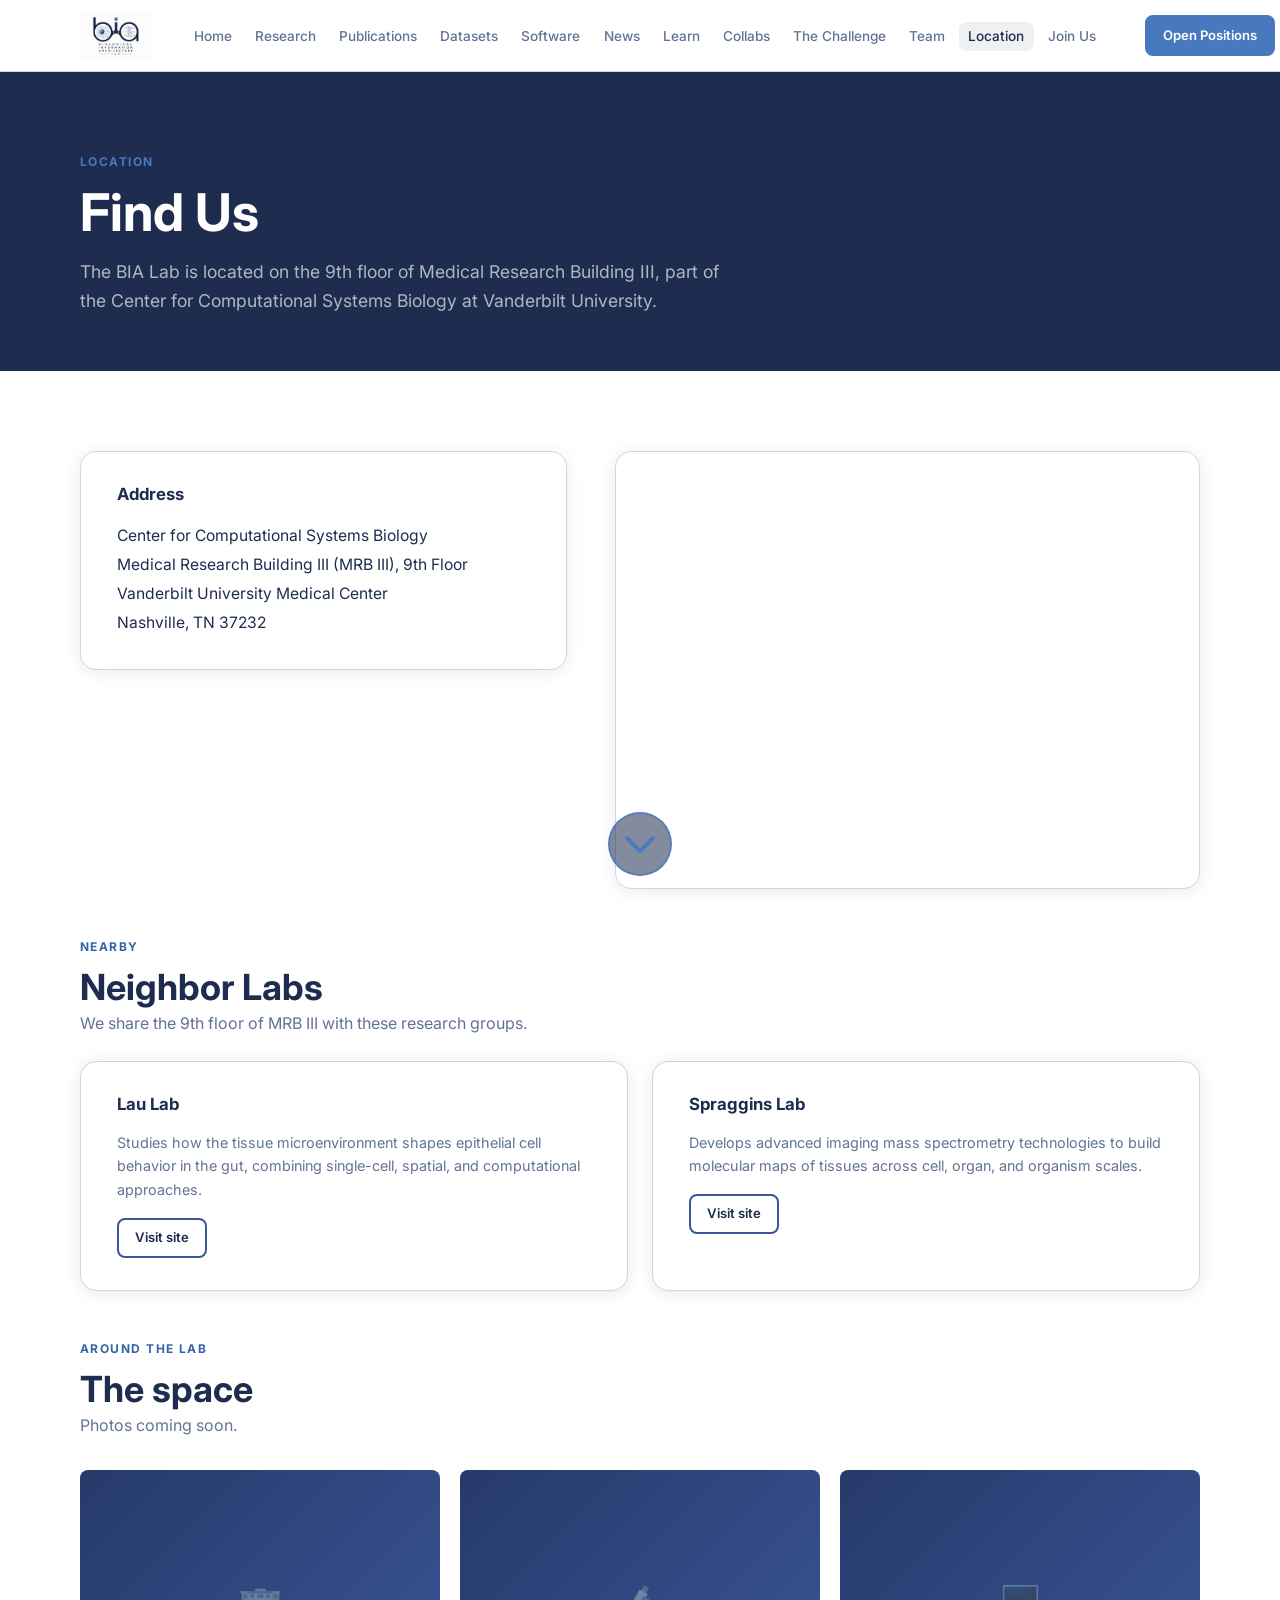
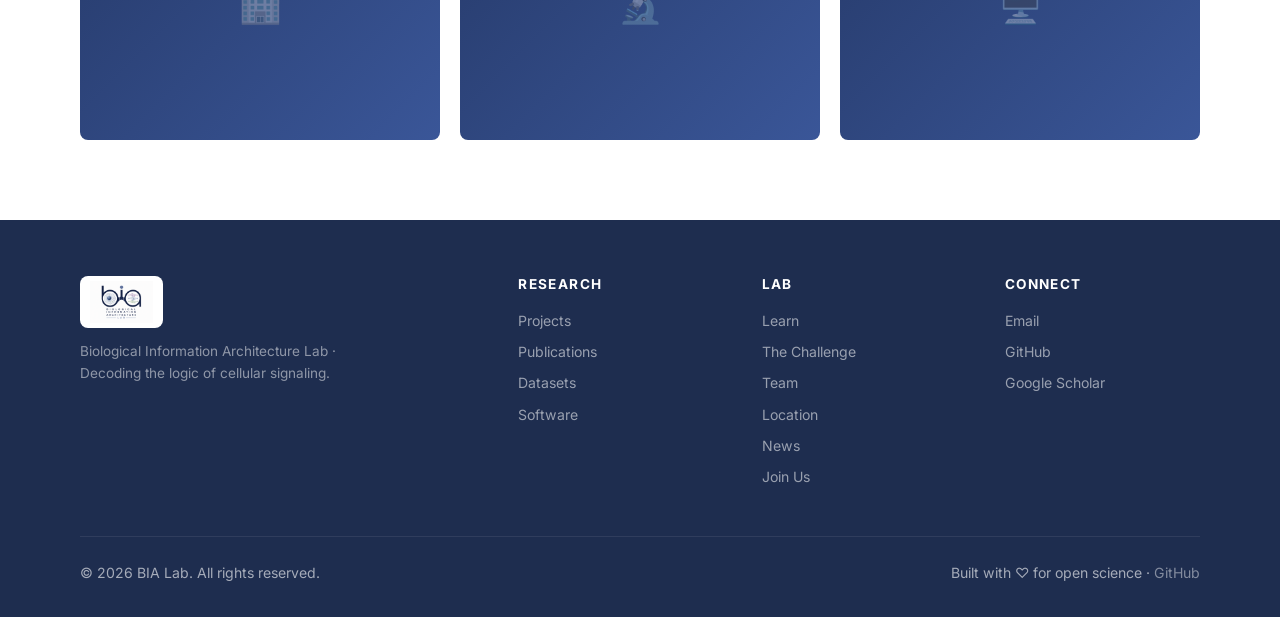
<file: location.html>
<!DOCTYPE html>
<html lang="en">
<head>
  <meta charset="UTF-8">
  <meta name="viewport" content="width=device-width, initial-scale=1.0">
  <title>Location — BIA Lab</title>
  <meta name="description" content="Find the Biological Information Architecture Lab at Vanderbilt University — 9th floor, Medical Research Building III, Center for Computational Systems Biology.">
  <link rel="preconnect" href="https://fonts.googleapis.com">
  <link rel="preconnect" href="https://fonts.gstatic.com" crossorigin>
  <link href="https://fonts.googleapis.com/css2?family=Inter:wght@400;500;600;700;800;900&display=swap" rel="stylesheet">
  <link rel="stylesheet" href="assets/css/main.css">
  <style>
    .page-hero { background: var(--navy); padding: 5rem 0 3.5rem; color: var(--white); }
    .page-hero .section-label { color: var(--teal); }
    .page-hero h1 { color: var(--white); margin-bottom: .75rem; }
    .page-hero p  { color: rgba(255,255,255,.65); font-size: 1.1rem; max-width: 640px; }

    /* Address + map layout */
    .location-grid { display: grid; grid-template-columns: 1fr 1.2fr; gap: 3rem; align-items: start; }
    @media (max-width: 850px) { .location-grid { grid-template-columns: 1fr; } }

    .address-card {
      background: var(--white);
      border: 1px solid var(--border);
      border-radius: var(--radius-lg);
      padding: 2rem 2.25rem;
      box-shadow: var(--shadow);
    }
    .address-card h3 { font-size: 1.05rem; margin-bottom: 1rem; color: var(--navy); }
    .address-block { font-size: .98rem; line-height: 1.85; color: var(--text); }
    .address-block strong { display: block; color: var(--navy); font-size: 1.05rem; margin-bottom: .2rem; }
    .address-note {
      margin-top: 1.5rem;
      background: var(--off-white);
      border: 1px solid var(--border);
      border-radius: var(--radius);
      padding: 1rem 1.25rem;
      font-size: .88rem;
      color: var(--muted);
      line-height: 1.6;
    }

    .map-embed {
      width: 100%;
      aspect-ratio: 4 / 3;
      border-radius: var(--radius-lg);
      overflow: hidden;
      border: 1px solid var(--border);
      box-shadow: var(--shadow);
    }
    .map-embed iframe { width: 100%; height: 100%; border: 0; }

    .neighbor-grid { display: grid; grid-template-columns: 1fr 1fr; gap: 1.5rem; margin-top: 1.5rem; }
    @media (max-width: 600px) { .neighbor-grid { grid-template-columns: 1fr; } }

    /* Photo placeholders — same gradient pattern as team.html .member-avatar, swap for real photos */
    .photo-grid { display: grid; grid-template-columns: repeat(3, 1fr); gap: 1.25rem; margin-top: 2rem; }
    @media (max-width: 700px) { .photo-grid { grid-template-columns: 1fr 1fr; } }
    .photo-placeholder {
      width: 100%; aspect-ratio: 4 / 3;
      background: linear-gradient(135deg, var(--navy-mid), var(--navy-light));
      border-radius: var(--radius);
      display: flex; align-items: center; justify-content: center;
      font-size: 2.25rem;
      color: rgba(255,255,255,.35);
    }
  </style>
</head>
<body>

<nav class="nav">
  <div class="nav__inner">
    <a href="index.html" class="nav__logo"><img src="assets/img/bia_lab_logo.png" alt="BIA Lab" class="nav__logo-img"></a>
    <ul class="nav__links">
      <li><a href="index.html">Home</a></li>
      <li><a href="research.html">Research</a></li>
      <li><a href="publications.html">Publications</a></li>
      <li><a href="datasets.html">Datasets</a></li>
      <li><a href="software.html">Software</a></li>
      <li><a href="news.html">News</a></li>
      <li><a href="learn.html">Learn</a></li>
      <li><a href="collab.html">Collabs</a></li>
      <li><a href="challenge.html">The Challenge</a></li>
      <li><a href="team.html">Team</a></li>
      <li><a href="location.html">Location</a></li>
      <li><a href="join.html">Join Us</a></li>
    </ul>
    <a href="join.html" class="btn btn-primary btn-sm nav__cta">Open Positions</a>
    <button class="nav__burger" aria-label="Open menu"><span></span><span></span><span></span></button>
    <a href="join.html" class="btn btn-primary btn-sm nav__mobile-cta">Open Positions</a>
  </div>
</nav>

<div class="page-hero">
  <div class="container">
    <div class="section-label">Location</div>
    <h1>Find Us</h1>
    <p>The BIA Lab is located on the 9th floor of Medical Research Building III, part of the Center for Computational Systems Biology at Vanderbilt University.</p>
  </div>
  <a href="#content" class="scroll-hint" aria-label="Scroll down">
    <svg width="40" height="40" viewBox="0 0 28 28" fill="none" xmlns="http://www.w3.org/2000/svg" aria-hidden="true">
      <polyline points="5,10 14,19 23,10" stroke="var(--teal)" stroke-width="2.8" stroke-linecap="round" stroke-linejoin="round"/>
    </svg>
  </a>
</div>

<section class="section" id="content">
  <div class="container">
    <div class="location-grid">
      <div class="address-card">
        <h3>Address</h3>
        <div class="address-block">
          Center for Computational Systems Biology<br>
          Medical Research Building III (MRB III), 9th Floor<br>
          Vanderbilt University Medical Center<br>
          Nashville, TN 37232
        </div>
      </div>
      <div class="map-embed">
        <iframe
          src="https://www.google.com/maps?q=Medical+Research+Building+III,+Vanderbilt+University,+Nashville,+TN&output=embed"
          loading="lazy"
          referrerpolicy="no-referrer-when-downgrade"
          title="Map showing Medical Research Building III, Vanderbilt University"
          allowfullscreen>
        </iframe>
      </div>
    </div>

    <div class="section-label" style="margin-top:3rem;">Nearby</div>
    <h2>Neighbor Labs</h2>
    <p style="color:var(--muted);">We share the 9th floor of MRB III with these research groups.</p>
    <div class="neighbor-grid">
      <div class="address-card">
        <h3>Lau Lab</h3>
        <p style="color:var(--muted);font-size:.9rem;margin-bottom:1rem;">Studies how the tissue microenvironment shapes epithelial cell behavior in the gut, combining single-cell, spatial, and computational approaches.</p>
        <a href="https://kenlaulab.org/" target="_blank" rel="noopener" class="btn btn-outline-dark btn-sm">Visit site</a>
      </div>
      <div class="address-card">
        <h3>Spraggins Lab</h3>
        <p style="color:var(--muted);font-size:.9rem;margin-bottom:1rem;">Develops advanced imaging mass spectrometry technologies to build molecular maps of tissues across cell, organ, and organism scales.</p>
        <a href="https://lab.vanderbilt.edu/spraggins-lab/" target="_blank" rel="noopener" class="btn btn-outline-dark btn-sm">Visit site</a>
      </div>
    </div>

    <div class="section-label" style="margin-top:3rem;">Around the Lab</div>
    <h2>The space</h2>
    <p style="color:var(--muted);">Photos coming soon.</p>
    <div class="photo-grid">
      <div class="photo-placeholder">🏢</div>
      <div class="photo-placeholder">🔬</div>
      <div class="photo-placeholder">🖥️</div>
    </div>
  </div>
</section>

<footer class="footer">
  <div class="container">
    <div class="footer__grid">
      <div class="footer__brand">
        <a href="index.html"><img src="assets/img/bia_lab_logo.png" alt="BIA Lab" class="footer__logo-img"></a>
        <p>Biological Information Architecture Lab · Decoding the logic of cellular signaling.</p>
      </div>
      <div><h4>Research</h4><ul><li><a href="research.html">Projects</a></li><li><a href="publications.html">Publications</a></li><li><a href="datasets.html">Datasets</a></li><li><a href="software.html">Software</a></li></ul></div>
      <div><h4>Lab</h4><ul><li><a href="learn.html">Learn</a></li>
      <li><a href="challenge.html">The Challenge</a></li>
      <li><a href="team.html">Team</a></li><li><a href="location.html">Location</a></li><li><a href="news.html">News</a></li><li><a href="join.html">Join Us</a></li></ul></div>
      <div><h4>Connect</h4><ul><li><a href="mailto:felix.y.zhou@vanderbilt.edu">Email</a></li><li><a href="https://github.com/BIA-Lab-Team" target="_blank" rel="noopener">GitHub</a></li><li><a href="https://scholar.google.com/citations?user=iRTxWEMAAAAJ&hl=en" target="_blank" rel="noopener">Google Scholar</a></li></ul></div>
    </div>
    <div class="footer__bottom"><span>© 2026 BIA Lab. All rights reserved.</span><span>Built with ♡ for open science · <a href="https://github.com/BIA-Lab-Team" target="_blank" rel="noopener">GitHub</a></span></div>
  </div>
</footer>

<script src="assets/js/nav.js"></script>
<script src="assets/js/scroll-hint.js" defer></script>
</body>
</html>
</file>
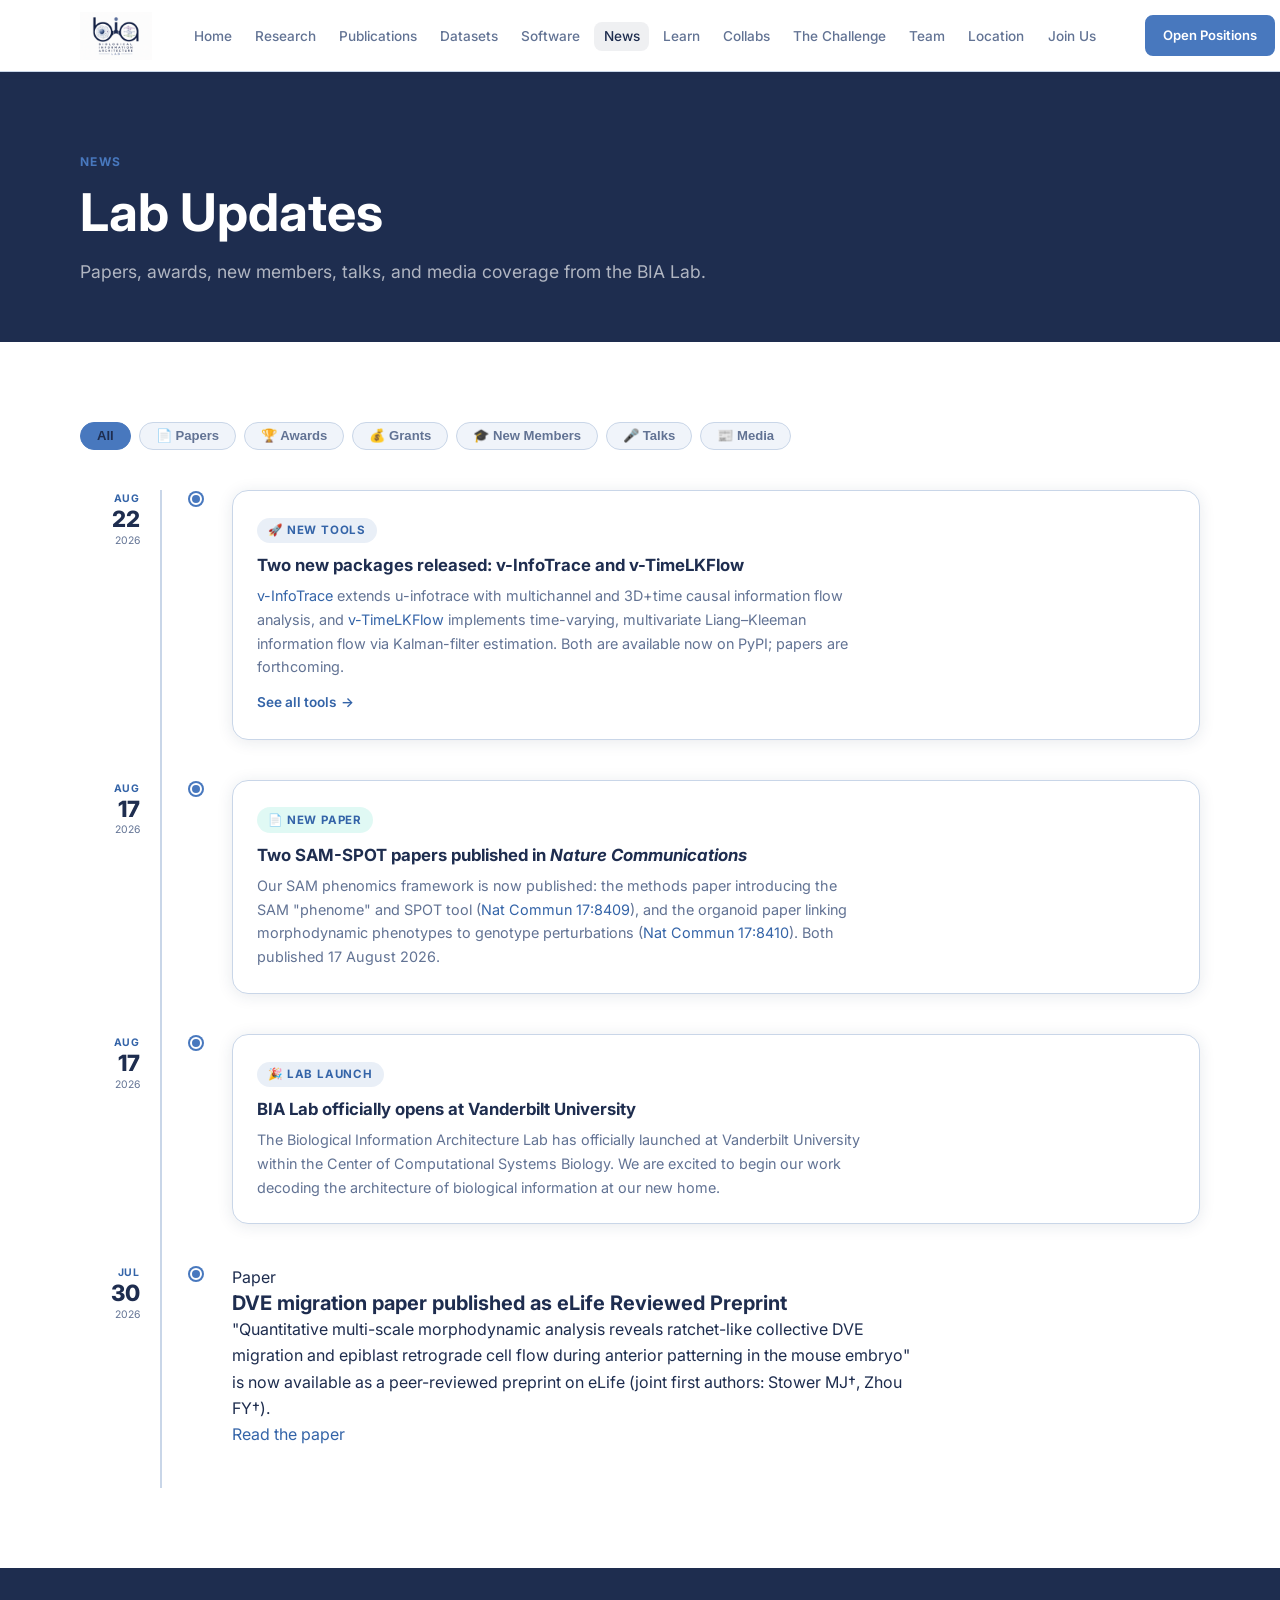
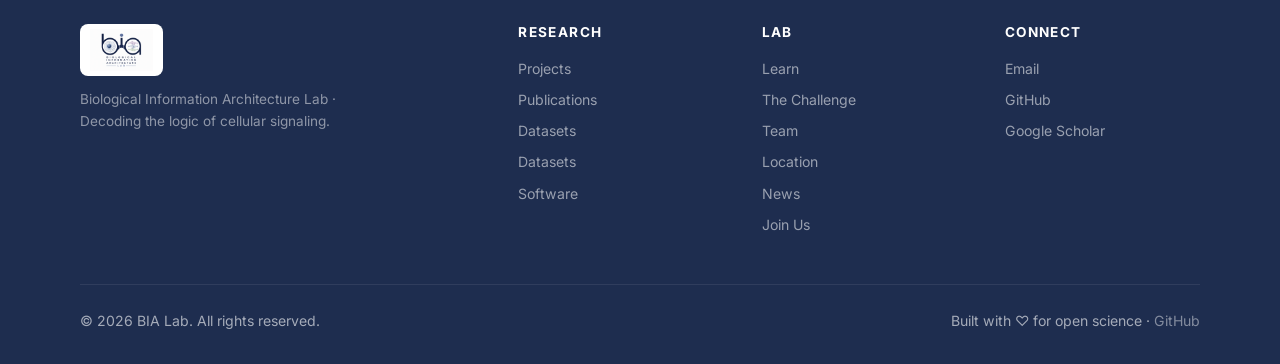
<file: news.html>
<!DOCTYPE html>
<html lang="en">
<head>
  <meta charset="UTF-8">
  <meta name="viewport" content="width=device-width, initial-scale=1.0">
  <title>News — BIA Lab</title>
  <meta name="description" content="Latest news from the Biological Information Architecture Lab.">
  <link rel="preconnect" href="https://fonts.googleapis.com">
  <link rel="preconnect" href="https://fonts.gstatic.com" crossorigin>
  <link href="https://fonts.googleapis.com/css2?family=Inter:wght@400;500;600;700;800;900&display=swap" rel="stylesheet">
  <link rel="stylesheet" href="assets/css/main.css">
  <style>
    .page-hero { background: var(--navy); padding: 5rem 0 3.5rem; color: var(--white); }
    .page-hero .section-label { color: var(--teal); }
    .page-hero h1 { color: var(--white); margin-bottom: .75rem; }
    .page-hero p  { color: rgba(255,255,255,.65); font-size: 1.1rem; }

    .news-filter {
      display: flex; gap: .5rem; flex-wrap: wrap;
      margin-bottom: 2.5rem;
    }
    .news-filter-btn {
      background: var(--off-white); border: 1px solid var(--border);
      color: var(--muted); border-radius: 100px;
      padding: .35rem 1rem; font-size: .82rem; font-weight: 600;
      cursor: pointer; transition: background .15s, color .15s, border-color .15s;
    }
    .news-filter-btn:hover, .news-filter-btn.active {
      background: var(--teal); color: var(--navy); border-color: var(--teal);
    }

    .news-timeline { position: relative; }
    .news-timeline::before {
      content: '';
      position: absolute; left: 80px; top: 0; bottom: 0;
      width: 2px; background: var(--border);
    }

    .news-entry {
      display: grid;
      grid-template-columns: 80px 2rem 1fr;
      gap: 0 1.25rem;
      padding-bottom: 2.5rem;
      align-items: start;
    }

    .news-entry__date {
      text-align: right;
      padding-right: 1.25rem;
    }
    .news-entry__date-month { font-size: .65rem; text-transform: uppercase; letter-spacing: .08em; color: var(--teal-dark); font-weight: 700; }
    .news-entry__date-day   { font-size: 1.4rem; font-weight: 800; color: var(--navy); line-height: 1.1; }
    .news-entry__date-year  { font-size: .65rem; color: var(--muted); }

    .news-entry__dot {
      width: 12px; height: 12px;
      border-radius: 50%;
      background: var(--teal);
      border: 2px solid var(--white);
      box-shadow: 0 0 0 2px var(--teal);
      margin-top: .2rem;
      flex-shrink: 0;
      position: relative; z-index: 1;
      justify-self: center;
    }

    .news-entry__card {
      background: var(--white);
      border: 1px solid var(--border);
      border-radius: var(--radius-lg);
      padding: 1.5rem;
      box-shadow: var(--shadow);
    }

    .news-entry__type {
      display: inline-flex; align-items: center; gap: .35rem;
      font-size: .72rem; font-weight: 700; letter-spacing: .07em; text-transform: uppercase;
      border-radius: 100px; padding: .2rem .7rem;
      margin-bottom: .75rem;
    }
    .type-paper   { background: rgba(0,201,167,.12); color: var(--teal-dark); }
    .type-award   { background: rgba(255,200,0,.12);  color: #b58900; }
    .type-talk    { background: rgba(100,150,255,.12); color: #4a7ce0; }
    .type-member  { background: rgba(40,200,80,.12);  color: #1e9e40; }
    .type-media   { background: rgba(220,80,80,.12);  color: #c03030; }
    .type-grant   { background: rgba(160,80,220,.12); color: #8040b0; }
    .type-launch  { background: rgba(72,120,190,.12); color: var(--teal-dark); }

    .news-entry__card h3 { font-size: 1.05rem; margin-bottom: .5rem; }
    .news-entry__card p  { color: var(--muted); font-size: .9rem; }
    .news-entry__card a.read-more {
      display: inline-flex; align-items: center; gap: .3rem;
      color: var(--teal-dark); font-weight: 600; font-size: .85rem;
      margin-top: .75rem; text-decoration: none;
    }
    .news-entry__card a.read-more:hover { text-decoration: underline; }
    .news-entry__card a.read-more::after { content: '→'; }

    @media (max-width: 600px) {
      .news-timeline::before { left: 16px; }
      .news-entry { grid-template-columns: 16px 1.5rem 1fr; }
      .news-entry__date { display: none; }
    }
  </style>
</head>
<body>

<nav class="nav">
  <div class="nav__inner">
    <a href="index.html" class="nav__logo"><img src="assets/img/bia_lab_logo.png" alt="BIA Lab" class="nav__logo-img"></a>
    <ul class="nav__links">
      <li><a href="index.html">Home</a></li>
      <li><a href="research.html">Research</a></li>
      <li><a href="publications.html">Publications</a></li>
      <li><a href="datasets.html">Datasets</a></li>
      <li><a href="software.html">Software</a></li>
      <li><a href="news.html">News</a></li>
      <li><a href="learn.html">Learn</a></li>
      <li><a href="collab.html">Collabs</a></li>
      <li><a href="challenge.html">The Challenge</a></li>
      <li><a href="team.html">Team</a></li>
      <li><a href="location.html">Location</a></li>
      <li><a href="join.html">Join Us</a></li>
    </ul>
    <a href="join.html" class="btn btn-primary btn-sm nav__cta">Open Positions</a>
    <button class="nav__burger" aria-label="Open menu"><span></span><span></span><span></span></button>
    <a href="join.html" class="btn btn-primary btn-sm nav__mobile-cta">Open Positions</a>
  </div>
</nav>

<div class="page-hero">
  <div class="container">
    <div class="section-label">News</div>
    <h1>Lab Updates</h1>
    <p>Papers, awards, new members, talks, and media coverage from the BIA Lab.</p>
  </div>
  <a href="#content" class="scroll-hint" aria-label="Scroll down">
    <svg width="40" height="40" viewBox="0 0 28 28" fill="none" xmlns="http://www.w3.org/2000/svg" aria-hidden="true">
      <polyline points="5,10 14,19 23,10" stroke="var(--teal)" stroke-width="2.8" stroke-linecap="round" stroke-linejoin="round"/>
    </svg>
  </a>
</div>

<section class="section" id="content">
  <div class="container">

    <div class="news-filter">
      <button class="news-filter-btn active" data-filter="all">All</button>
      <button class="news-filter-btn" data-filter="paper">📄 Papers</button>
      <button class="news-filter-btn" data-filter="award">🏆 Awards</button>
      <button class="news-filter-btn" data-filter="grant">💰 Grants</button>
      <button class="news-filter-btn" data-filter="member">🎓 New Members</button>
      <button class="news-filter-btn" data-filter="talk">🎤 Talks</button>
      <button class="news-filter-btn" data-filter="media">📰 Media</button>
    </div>

    <div class="news-timeline">

      <div class="news-entry" data-type="launch">
        <div class="news-entry__date">
          <div class="news-entry__date-month">Aug</div>
          <div class="news-entry__date-day">22</div>
          <div class="news-entry__date-year">2026</div>
        </div>
        <div class="news-entry__dot"></div>
        <div class="news-entry__card">
          <span class="news-entry__type type-launch">🚀 New Tools</span>
          <h3>Two new packages released: v-InfoTrace and v-TimeLKFlow</h3>
          <p><a href="https://github.com/BIA-Lab-Team/v-InfoTrace" target="_blank" rel="noopener">v-InfoTrace</a> extends u-infotrace with multichannel and 3D+time causal information flow analysis, and <a href="https://github.com/BIA-Lab-Team/v-TimeLKFlow" target="_blank" rel="noopener">v-TimeLKFlow</a> implements time-varying, multivariate Liang–Kleeman information flow via Kalman-filter estimation. Both are available now on PyPI; papers are forthcoming.</p>
          <a href="software.html" class="read-more">See all tools</a>
        </div>
      </div>

      <div class="news-entry" data-type="paper">
        <div class="news-entry__date">
          <div class="news-entry__date-month">Aug</div>
          <div class="news-entry__date-day">17</div>
          <div class="news-entry__date-year">2026</div>
        </div>
        <div class="news-entry__dot"></div>
        <div class="news-entry__card">
          <span class="news-entry__type type-paper">📄 New Paper</span>
          <h3>Two SAM-SPOT papers published in <em>Nature Communications</em></h3>
          <p>Our SAM phenomics framework is now published: the methods paper introducing the SAM "phenome" and SPOT tool (<a href="https://doi.org/10.1038/s41467-026-75505-8" target="_blank" rel="noopener">Nat Commun 17:8409</a>), and the organoid paper linking morphodynamic phenotypes to genotype perturbations (<a href="https://doi.org/10.1038/s41467-026-75506-7" target="_blank" rel="noopener">Nat Commun 17:8410</a>). Both published 17 August 2026.</p>
        </div>
      </div>

      <div class="news-entry" data-type="launch">
        <div class="news-entry__date">
          <div class="news-entry__date-month">Aug</div>
          <div class="news-entry__date-day">17</div>
          <div class="news-entry__date-year">2026</div>
        </div>
        <div class="news-entry__dot"></div>
        <div class="news-entry__card">
          <span class="news-entry__type type-launch">🎉 Lab Launch</span>
          <h3>BIA Lab officially opens at Vanderbilt University</h3>
          <p>The Biological Information Architecture Lab has officially launched at Vanderbilt University within the Center of Computational Systems Biology. We are excited to begin our work decoding the architecture of biological information at our new home.</p>
        </div>
      </div>

      <div class="news-entry" data-type="paper">
        <div class="news-entry__date">
          <div class="news-entry__date-month">Jul</div>
          <div class="news-entry__date-day">30</div>
          <div class="news-entry__date-year">2026</div>
        </div>
        <div class="news-entry__dot"></div>
        <div class="news-entry__body">
          <span class="news-entry__tag">Paper</span>
          <h3>DVE migration paper published as eLife Reviewed Preprint</h3>
          <p>"Quantitative multi-scale morphodynamic analysis reveals ratchet-like collective DVE migration and epiblast retrograde cell flow during anterior patterning in the mouse embryo" is now available as a peer-reviewed preprint on eLife (joint first authors: Stower MJ†, Zhou FY†).</p>
          <a href="https://elifesciences.org/reviewed-preprints/111884" target="_blank" rel="noopener" class="read-more">Read the paper</a>
        </div>
      </div>

      <!--
      <div class="news-entry" data-type="award">
        <div class="news-entry__date">
          <div class="news-entry__date-month">Nov</div>
          <div class="news-entry__date-day">12</div>
          <div class="news-entry__date-year">2024</div>
        </div>
        <div class="news-entry__dot"></div>
        <div class="news-entry__card">
          <span class="news-entry__type type-award">🏆 Award</span>
          <h3>ERC Starting Grant awarded: €1.5M for spatial signaling research</h3>
          <p>We are thrilled to announce that the BIA Lab has been awarded a European Research Council Starting Grant. The five-year project will focus on how positional information is encoded in gene regulatory networks during embryogenesis.</p>
          <a href="#" class="read-more">Read the announcement</a>
        </div>
      </div>

      <div class="news-entry" data-type="paper">
        <div class="news-entry__date">
          <div class="news-entry__date-month">Sep</div>
          <div class="news-entry__date-day">5</div>
          <div class="news-entry__date-year">2024</div>
        </div>
        <div class="news-entry__dot"></div>
        <div class="news-entry__card">
          <span class="news-entry__type type-paper">📄 New Paper</span>
          <h3>SpatialFlow published in <em>Nature Methods</em></h3>
          <p>Our new computational framework for reconstructing directional signaling from spatial transcriptomics is now out. The paper includes benchmarking on mouse embryo and human colon organoid datasets.</p>
          <a href="publications.html" class="read-more">Read the paper</a>
        </div>
      </div>

      <div class="news-entry" data-type="member">
        <div class="news-entry__date">
          <div class="news-entry__date-month">Jul</div>
          <div class="news-entry__date-day">22</div>
          <div class="news-entry__date-year">2024</div>
        </div>
        <div class="news-entry__dot"></div>
        <div class="news-entry__card">
          <span class="news-entry__type type-member">🎓 New Members</span>
          <h3>Three PhD students join the lab</h3>
          <p>Welcome to Maria (spatial signaling), Alex (network topology), and Wei (information theory). We are excited to start this journey together!</p>
        </div>
      </div>

      <div class="news-entry" data-type="talk">
        <div class="news-entry__date">
          <div class="news-entry__date-month">Jun</div>
          <div class="news-entry__date-day">18</div>
          <div class="news-entry__date-year">2024</div>
        </div>
        <div class="news-entry__dot"></div>
        <div class="news-entry__card">
          <span class="news-entry__type type-talk">🎤 Talk</span>
          <h3>Keynote at ISCB / ISMB 2024</h3>
          <p>The PI delivered a keynote lecture on "Information architecture of developmental signaling" at ISMB 2024 in Montréal. Slides available on the lab GitHub.</p>
          <a href="#" class="read-more">View slides</a>
        </div>
      </div>

      <div class="news-entry" data-type="paper">
        <div class="news-entry__date">
          <div class="news-entry__date-month">Apr</div>
          <div class="news-entry__date-day">3</div>
          <div class="news-entry__date-year">2024</div>
        </div>
        <div class="news-entry__dot"></div>
        <div class="news-entry__card">
          <span class="news-entry__type type-paper">📄 New Paper</span>
          <h3>Partial information decomposition of multi-input signaling in <em>Cell Systems</em></h3>
          <p>Kim, Okonkwo and PI show how to disentangle redundant vs. synergistic contributions of parallel signaling inputs using a PID framework extended to time-varying biological data.</p>
          <a href="publications.html" class="read-more">Read the paper</a>
        </div>
      </div>

      <div class="news-entry" data-type="media">
        <div class="news-entry__date">
          <div class="news-entry__date-month">Mar</div>
          <div class="news-entry__date-day">14</div>
          <div class="news-entry__date-year">2024</div>
        </div>
        <div class="news-entry__dot"></div>
        <div class="news-entry__card">
          <span class="news-entry__type type-media">📰 Media</span>
          <h3>Feature in <em>The Scientist</em>: "Decoding the cell's information network"</h3>
          <p>A long-form feature article profiles the lab's work on applying Shannon's information theory to understand how cells process and transmit signals.</p>
          <a href="#" class="read-more">Read the article</a>
        </div>
      </div>

      <div class="news-entry" data-type="paper">
        <div class="news-entry__date">
          <div class="news-entry__date-month">Nov</div>
          <div class="news-entry__date-day">8</div>
          <div class="news-entry__date-year">2023</div>
        </div>
        <div class="news-entry__dot"></div>
        <div class="news-entry__card">
          <span class="news-entry__type type-paper">📄 New Paper</span>
          <h3>Noise shapes precision in segmentation clocks (eLife)</h3>
          <p>Chen, Müller and PI publish stochastic modelling of the vertebrate segmentation clock, showing how coupling buffers intrinsic noise to maintain segment periodicity.</p>
          <a href="publications.html" class="read-more">Read the paper</a>
        </div>
      </div>

      <div class="news-entry" data-type="grant">
        <div class="news-entry__date">
          <div class="news-entry__date-month">Sep</div>
          <div class="news-entry__date-day">1</div>
          <div class="news-entry__date-year">2023</div>
        </div>
        <div class="news-entry__dot"></div>
        <div class="news-entry__card">
          <span class="news-entry__type type-grant">💰 Grant</span>
          <h3>Wellcome Trust Seed Grant for single-cell information theory</h3>
          <p>We received a two-year Wellcome Trust Seed Grant to develop new information-theoretic methods for analysing single-cell signaling heterogeneity.</p>
        </div>
      </div>

      <div class="news-entry" data-type="member">
        <div class="news-entry__date">
          <div class="news-entry__date-month">Sep</div>
          <div class="news-entry__date-day">1</div>
          <div class="news-entry__date-year">2023</div>
        </div>
        <div class="news-entry__dot"></div>
        <div class="news-entry__card">
          <span class="news-entry__type type-member">🎓 New Member</span>
          <h3>Dr. Tomoko Watanabe joins as postdoctoral researcher</h3>
          <p>Tomoko joins from the Bhattacharya Lab (Harvard) to work on information capacity of calcium signaling. Welcome!</p>
        </div>
      </div>

      <div class="news-entry" data-type="talk">
        <div class="news-entry__date">
          <div class="news-entry__date-month">May</div>
          <div class="news-entry__date-day">22</div>
          <div class="news-entry__date-year">2023</div>
        </div>
        <div class="news-entry__dot"></div>
        <div class="news-entry__card">
          <span class="news-entry__type type-talk">🎤 Talk</span>
          <h3>Invited seminar at the Sanger Institute, Cambridge</h3>
          <p>PI presented our spatial transcriptomics work to the Developmental Genomics group at the Wellcome Sanger Institute.</p>
        </div>
      </div>
      -->

    </div>
  </div>
</section>

<footer class="footer">
  <div class="container">
    <div class="footer__grid">
      <div class="footer__brand">
        <a href="index.html"><img src="assets/img/bia_lab_logo.png" alt="BIA Lab" class="footer__logo-img"></a>
        <p>Biological Information Architecture Lab · Decoding the logic of cellular signaling.</p>
      </div>
      <div><h4>Research</h4><ul><li><a href="research.html">Projects</a></li><li><a href="publications.html">Publications</a></li><li><a href="datasets.html">Datasets</a></li>
      <li><a href="datasets.html">Datasets</a></li><li><a href="software.html">Software</a></li></ul></div>
      <div><h4>Lab</h4><ul><li><a href="learn.html">Learn</a></li>
      <li><a href="challenge.html">The Challenge</a></li>
      <li><a href="team.html">Team</a></li><li><a href="location.html">Location</a></li><li><a href="news.html">News</a></li><li><a href="join.html">Join Us</a></li></ul></div>
      <div><h4>Connect</h4><ul><li><a href="mailto:felix.y.zhou@vanderbilt.edu">Email</a></li><li><a href="https://github.com/BIA-Lab-Team" target="_blank" rel="noopener">GitHub</a></li><li><a href="https://scholar.google.com/citations?user=iRTxWEMAAAAJ&hl=en" target="_blank" rel="noopener">Google Scholar</a></li></ul></div>
    </div>
    <div class="footer__bottom"><span>© 2026 BIA Lab. All rights reserved.</span><span>Built with ♡ for open science · <a href="https://github.com/BIA-Lab-Team" target="_blank" rel="noopener">GitHub</a></span></div>
  </div>
</footer>

<script src="assets/js/nav.js"></script>
<script>
  document.querySelectorAll('.news-filter-btn').forEach(btn => {
    btn.addEventListener('click', () => {
      document.querySelectorAll('.news-filter-btn').forEach(b => b.classList.remove('active'));
      btn.classList.add('active');
      const f = btn.dataset.filter;
      document.querySelectorAll('.news-entry').forEach(entry => {
        entry.style.display = (f === 'all' || entry.dataset.type === f) ? '' : 'none';
      });
    });
  });
</script>
<script src="assets/js/scroll-hint.js" defer></script></body>
</html>
</file>
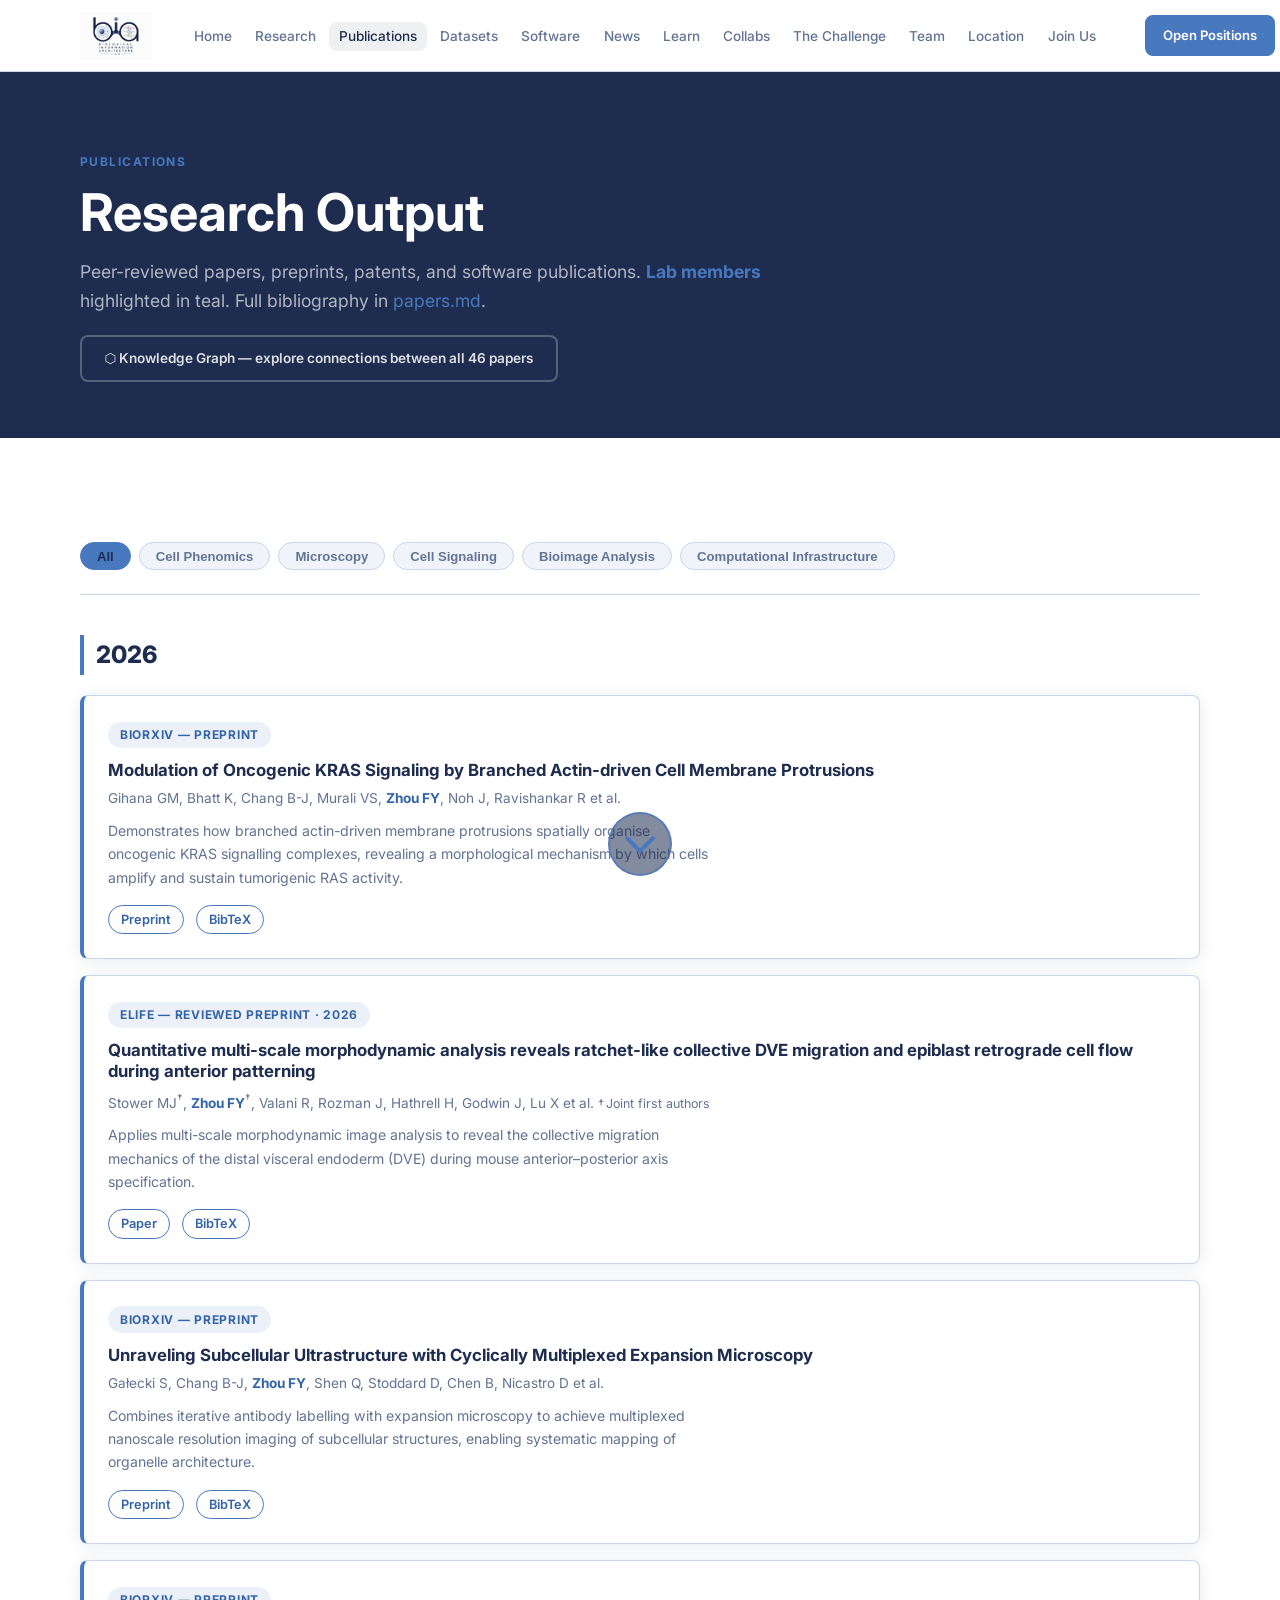
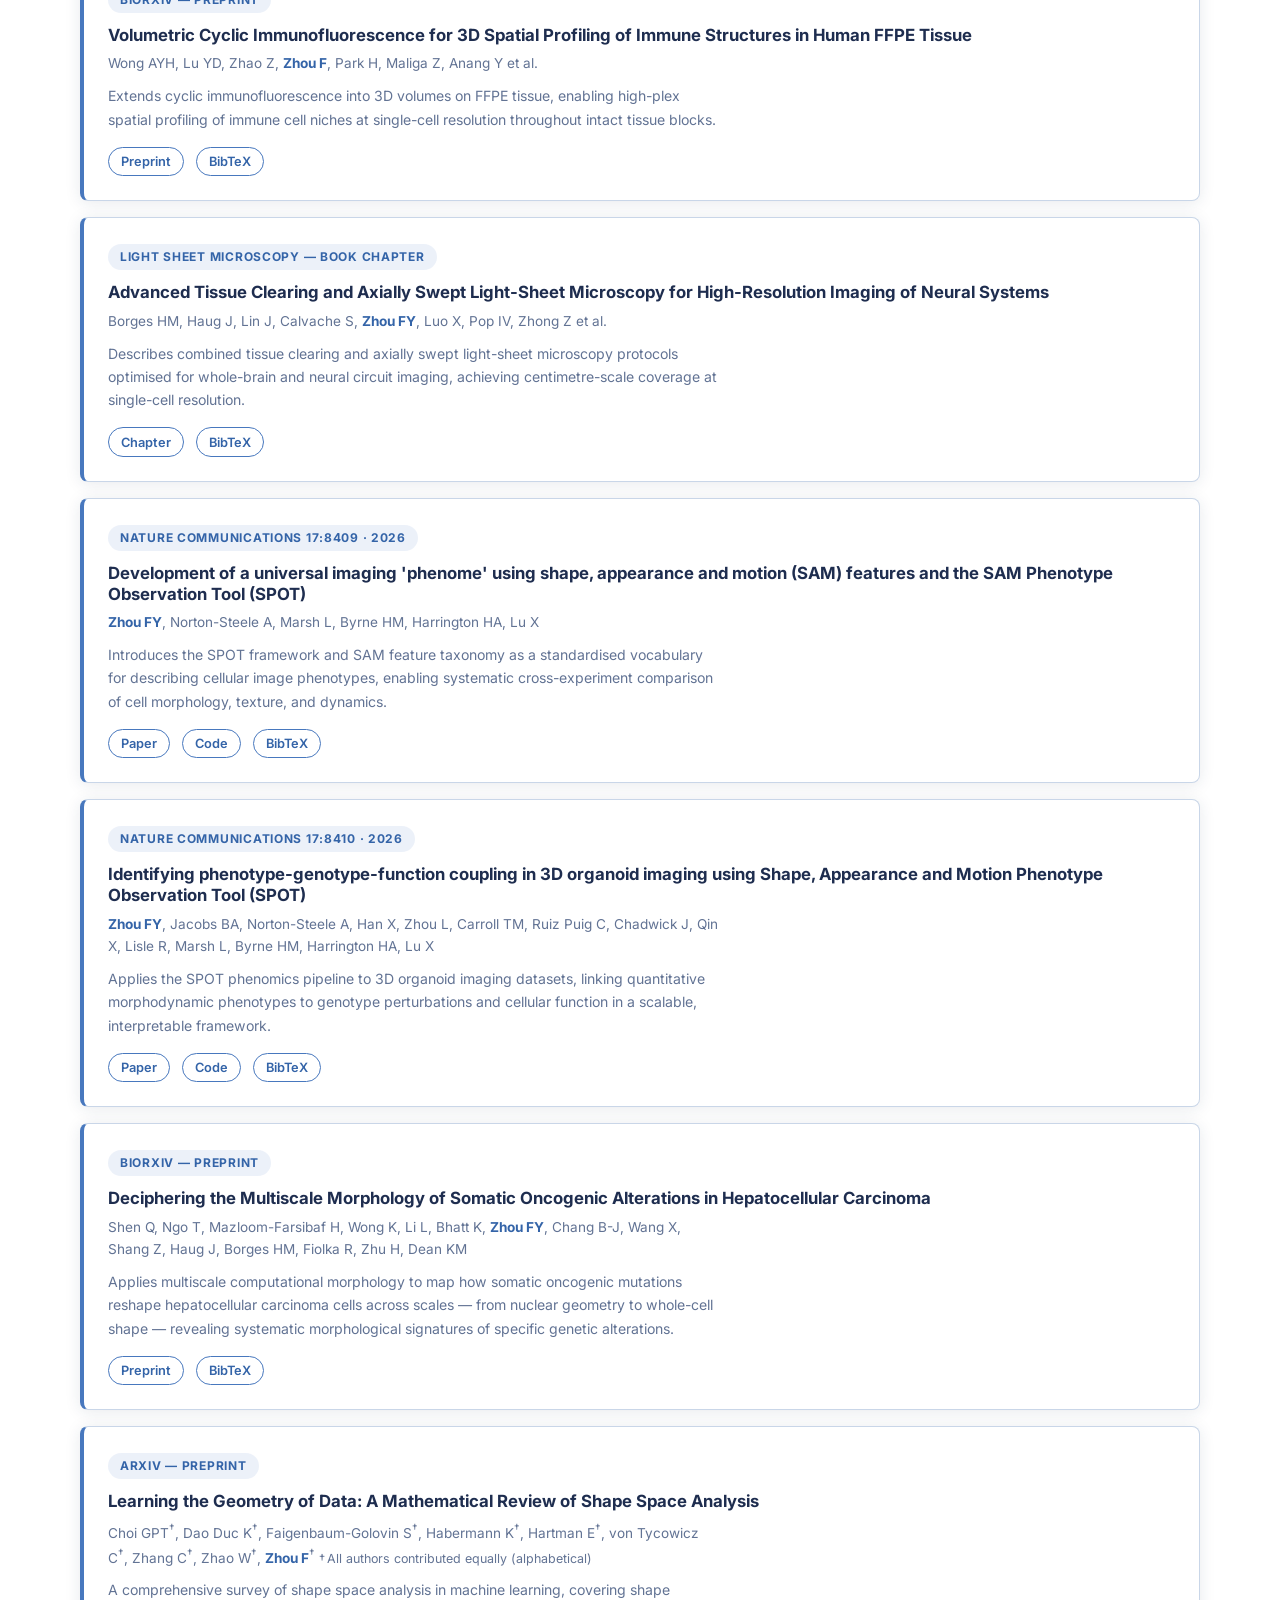
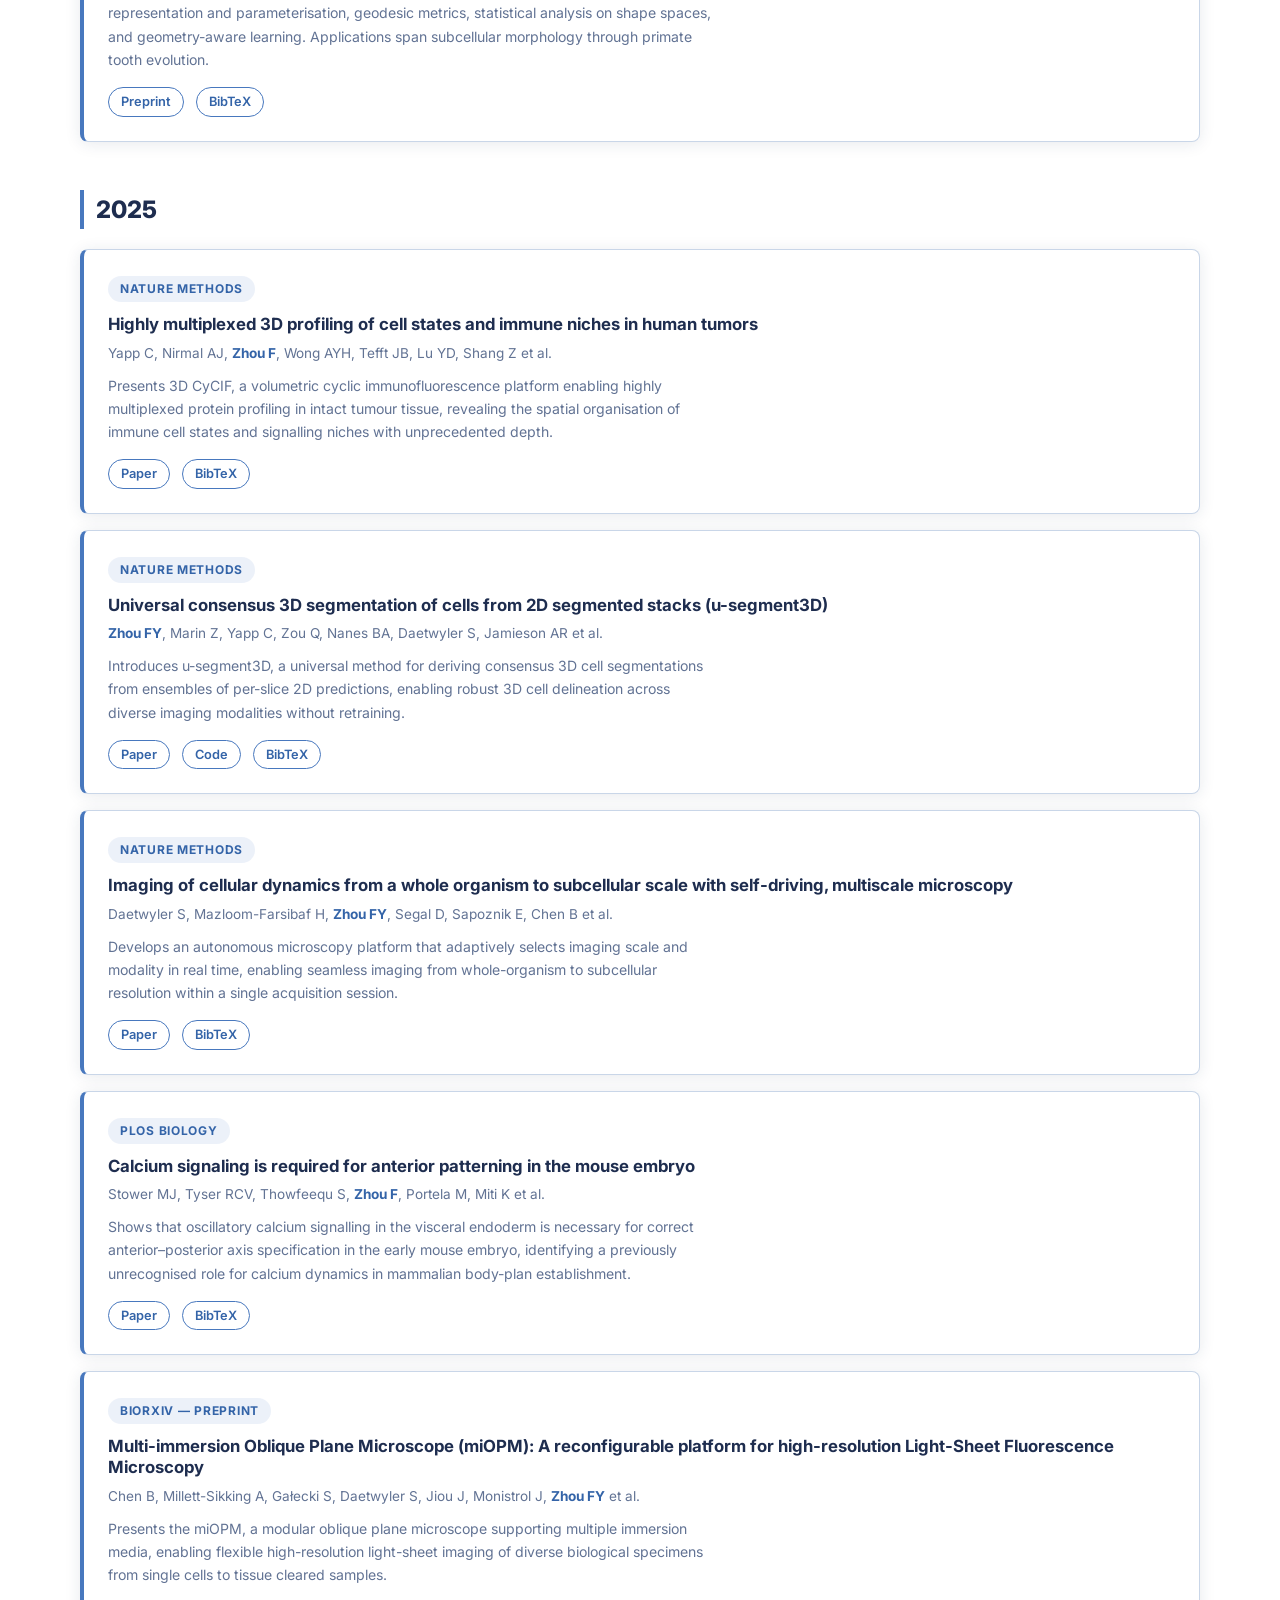
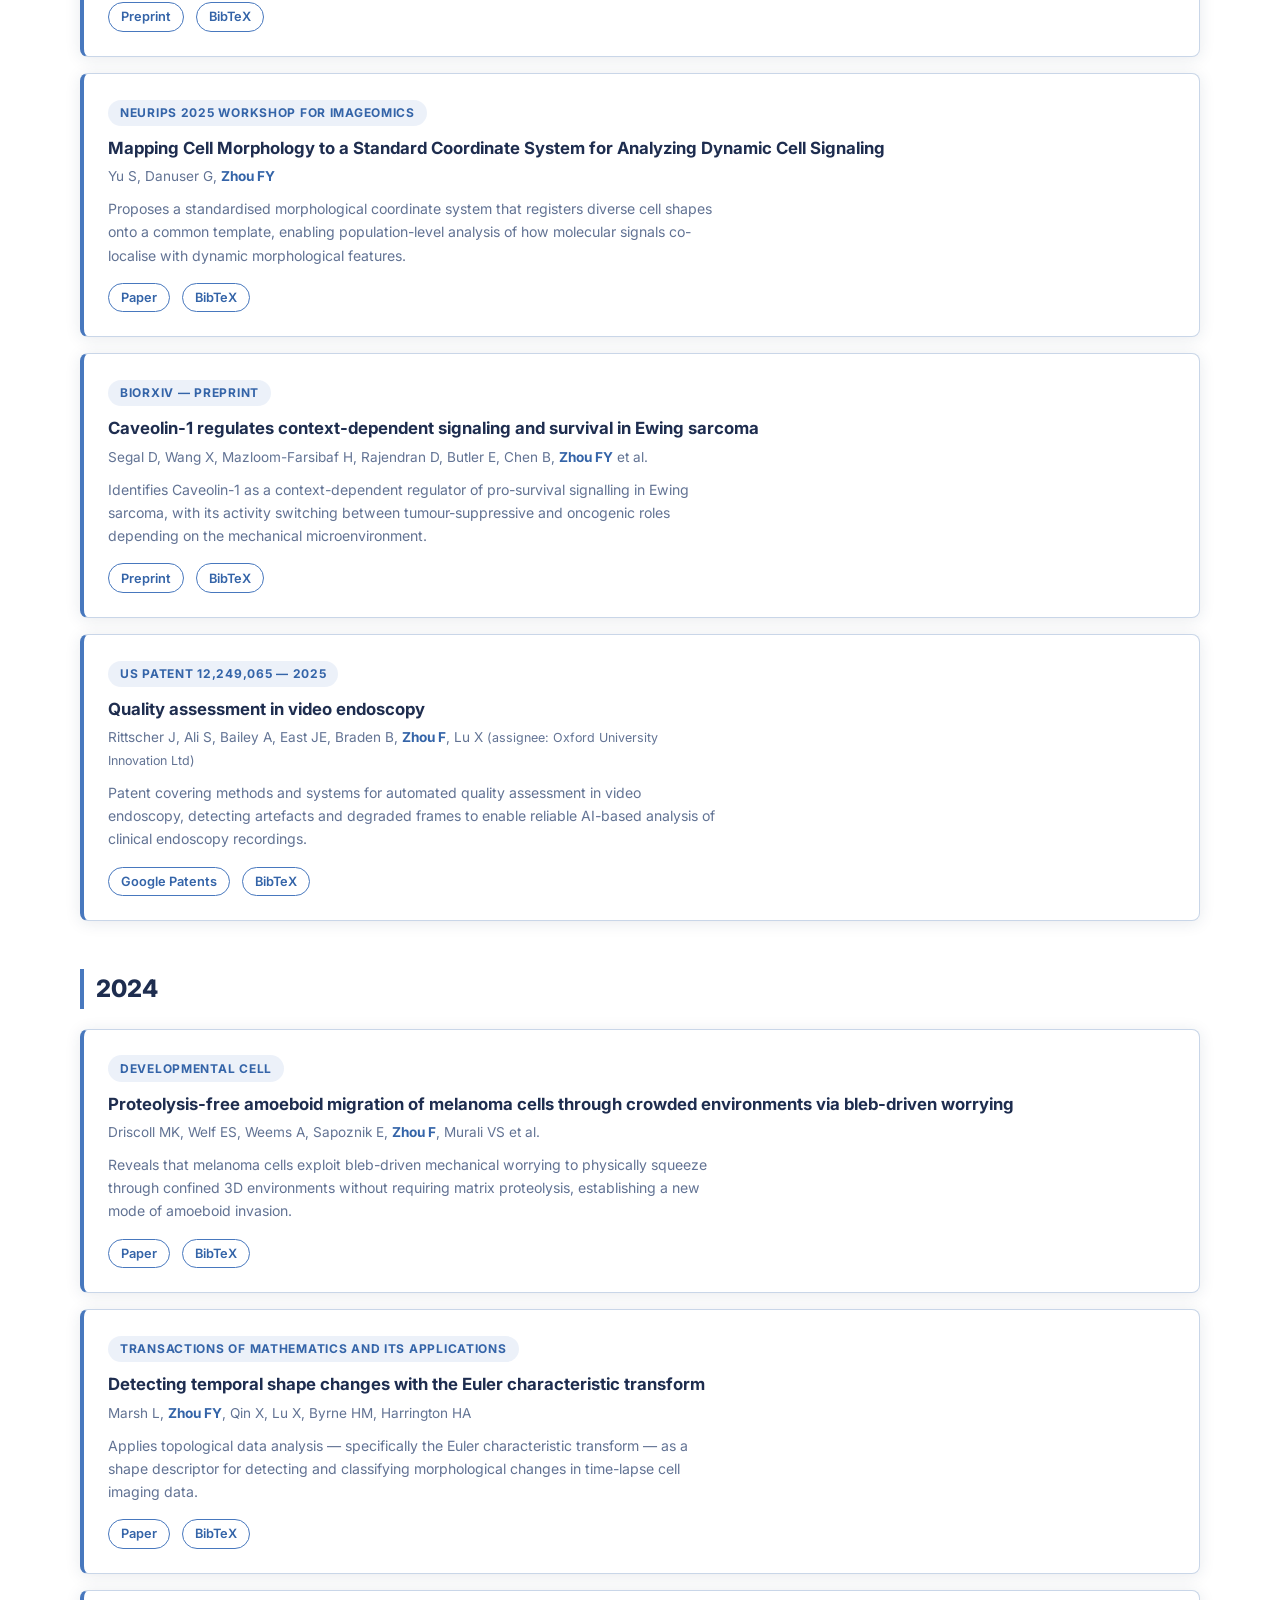
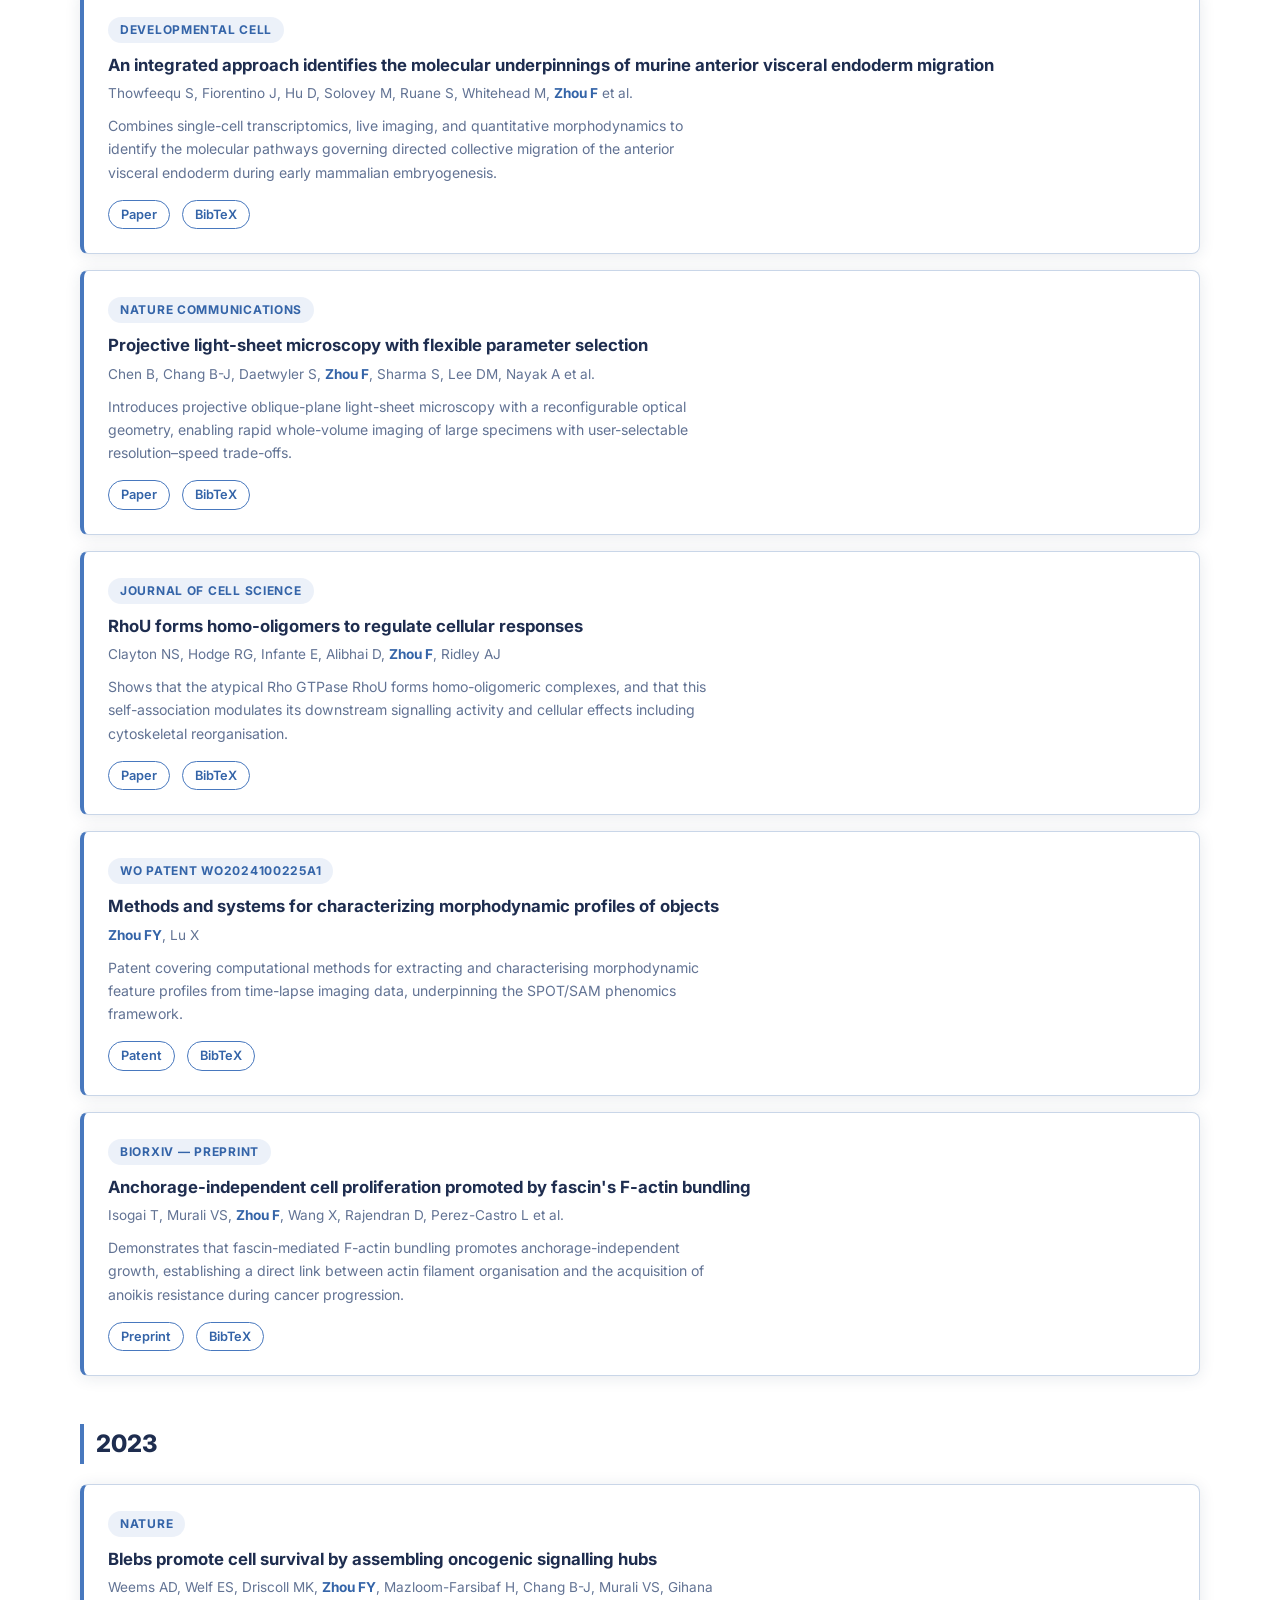
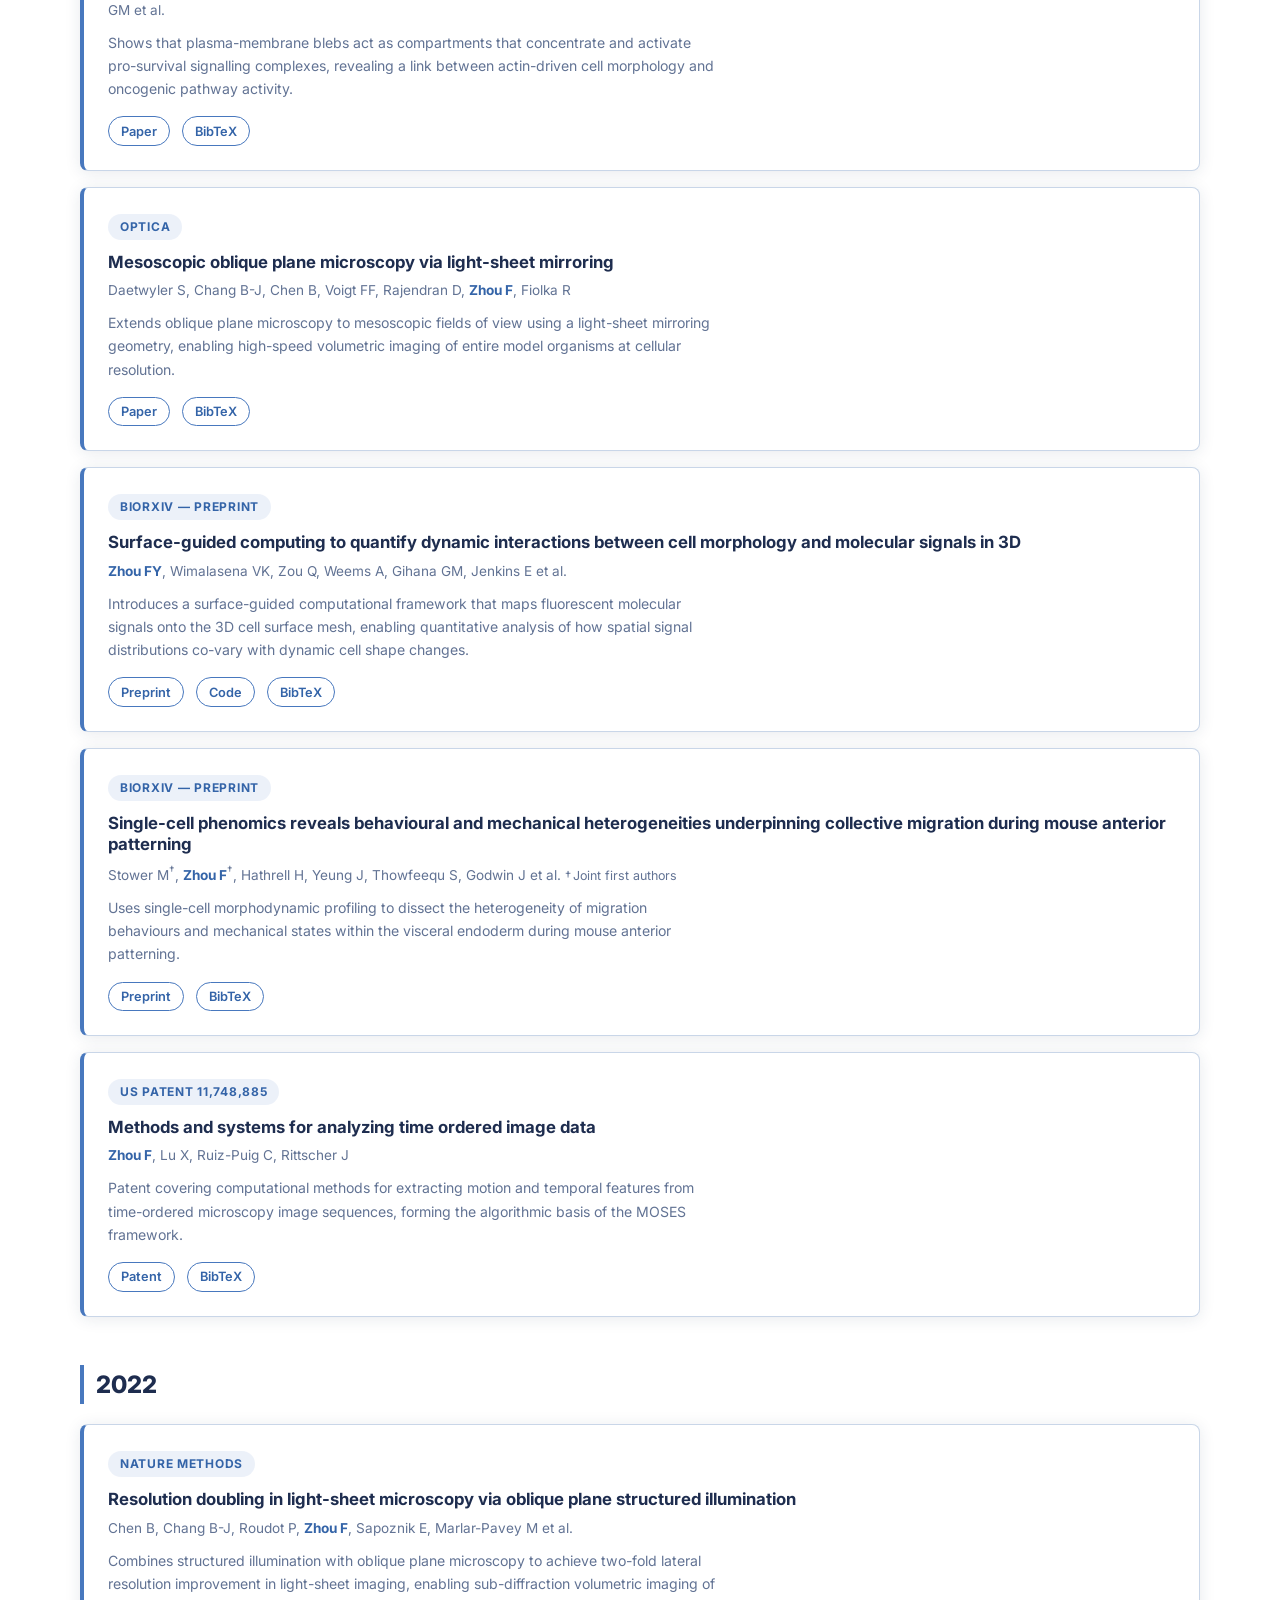
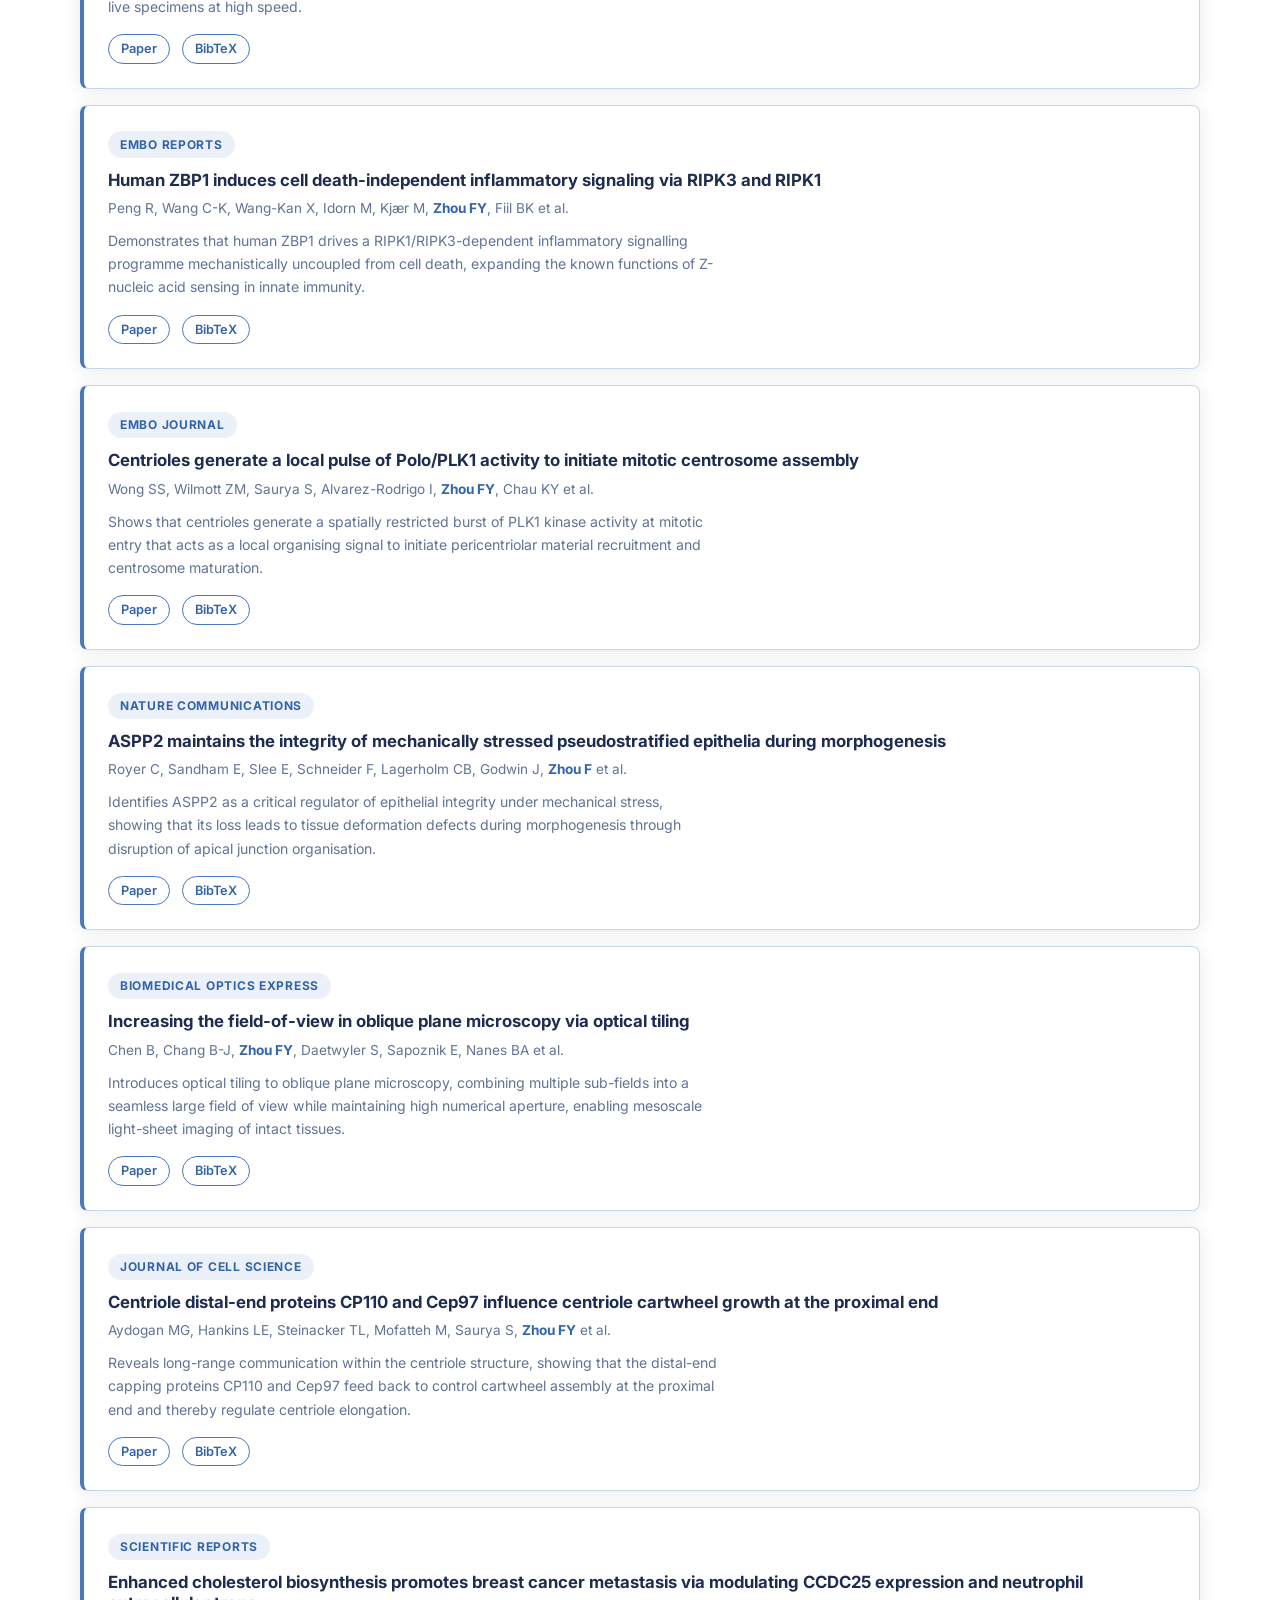
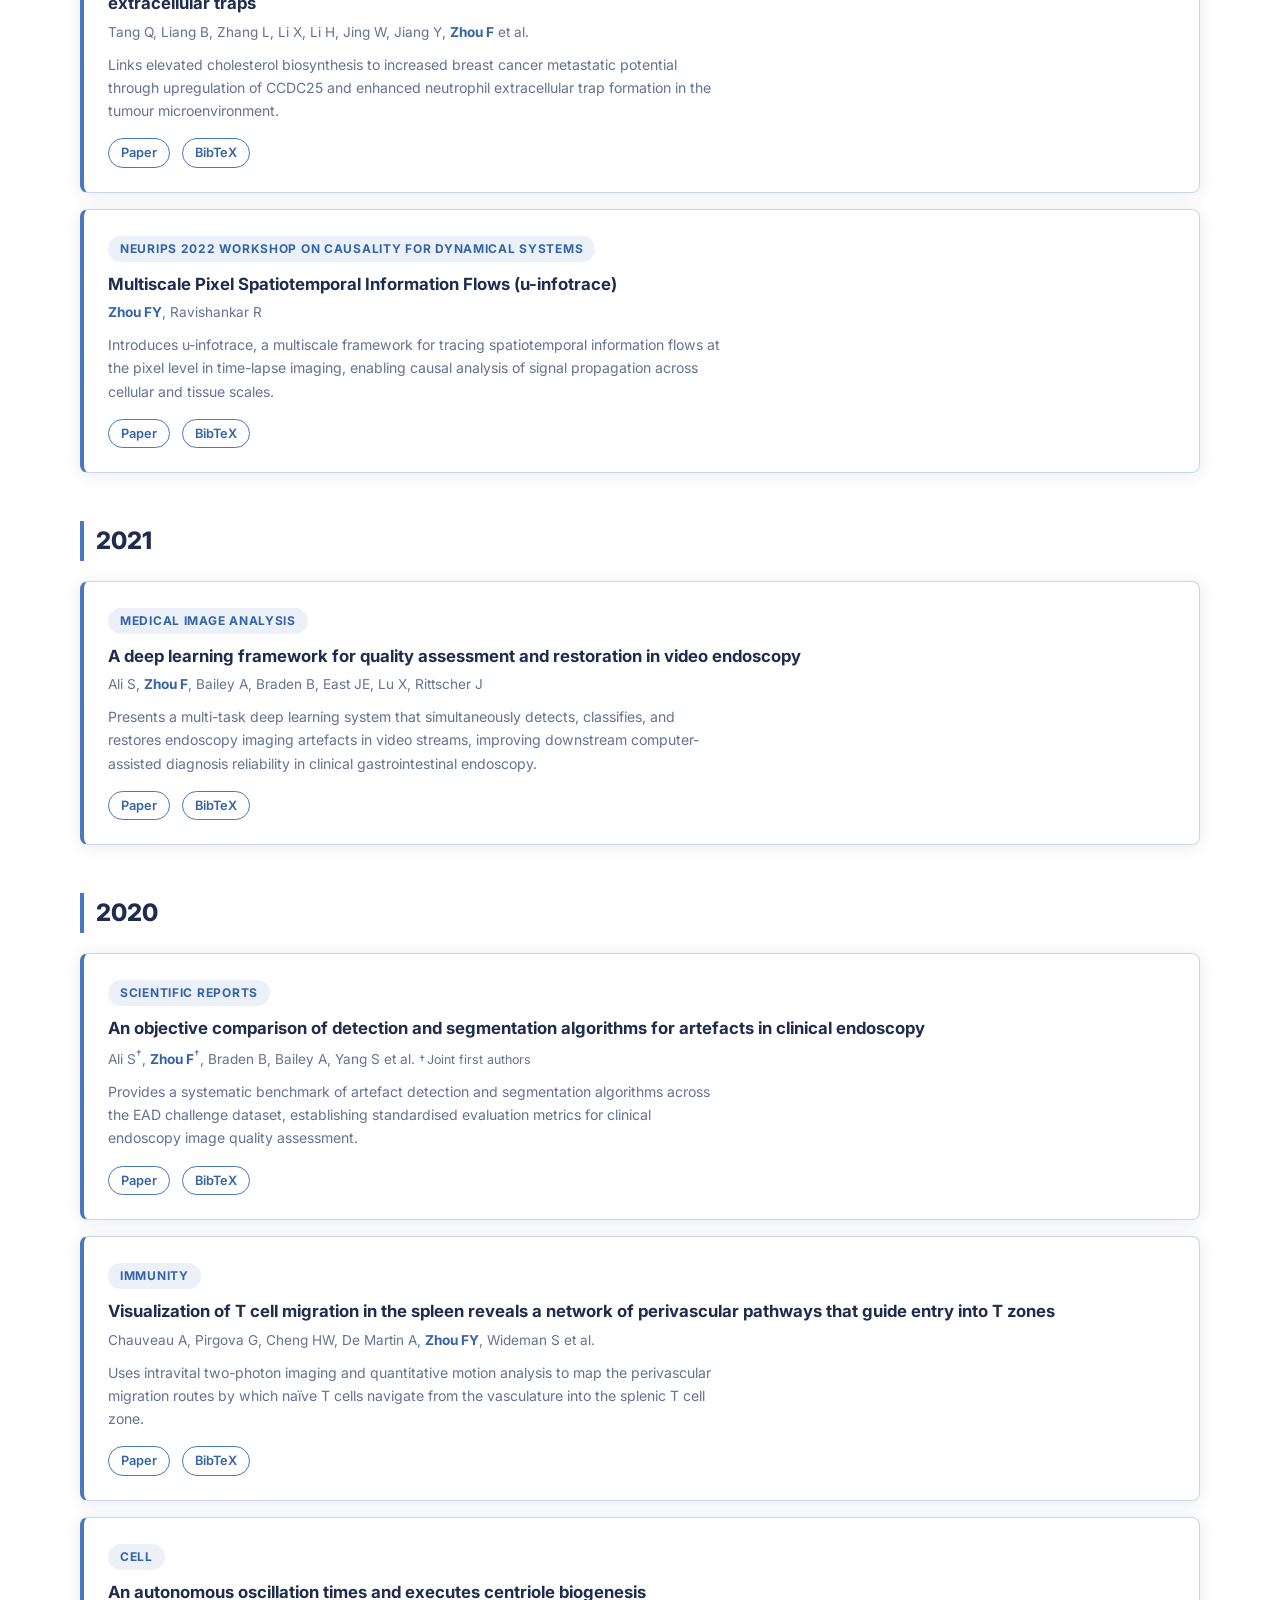
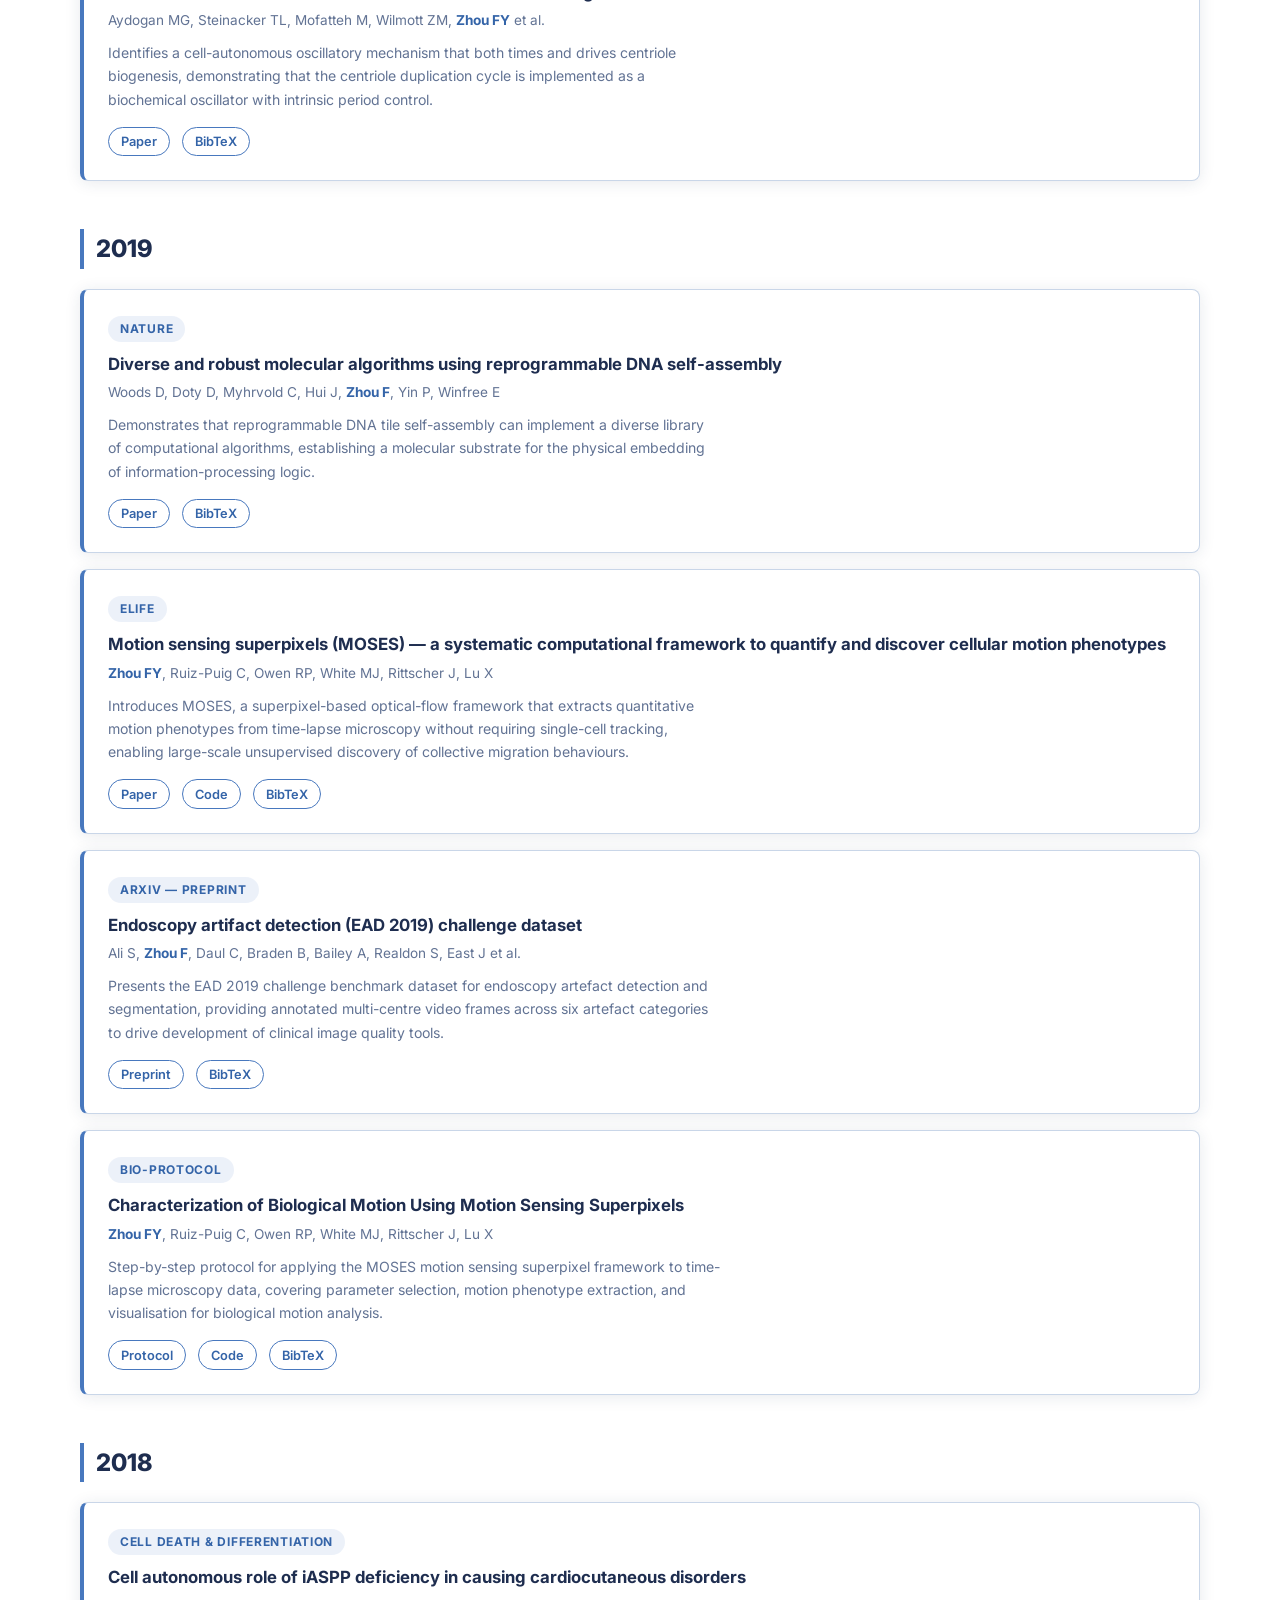
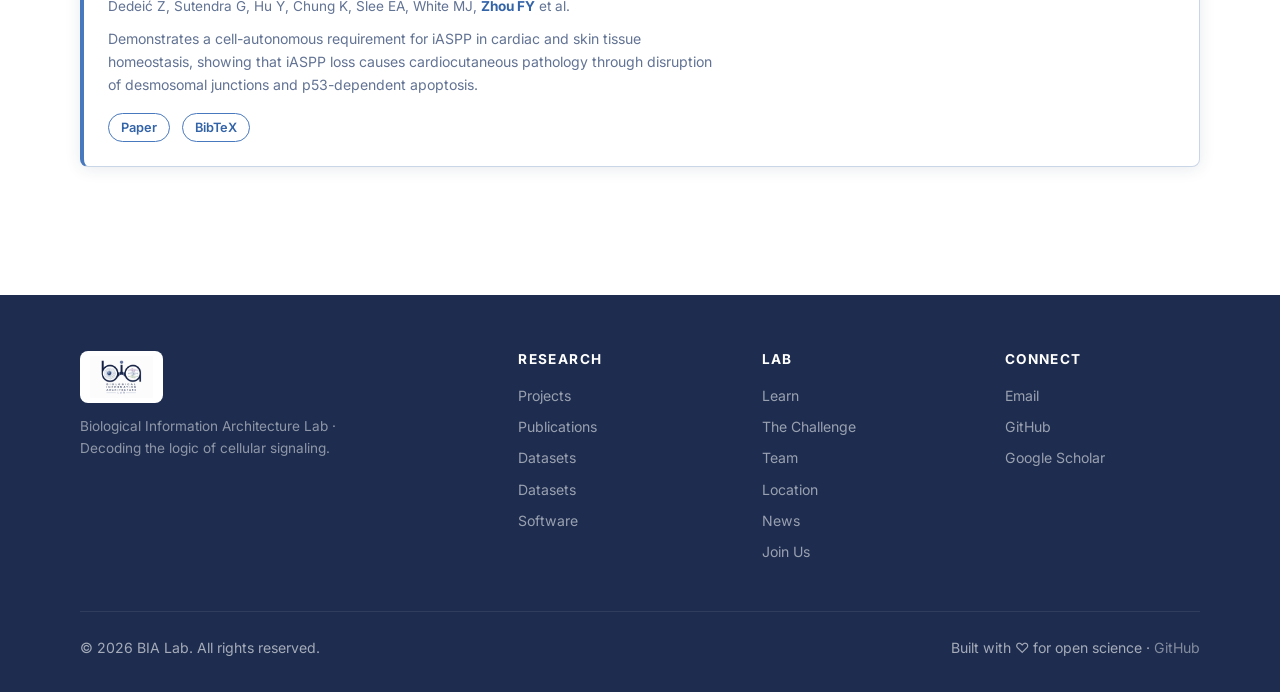
<file: publications.html>
<!DOCTYPE html>
<html lang="en">
<head>
  <meta charset="UTF-8">
  <meta name="viewport" content="width=device-width, initial-scale=1.0">
  <title>Publications — BIA Lab</title>
  <meta name="description" content="Publications from the Biological Information Architecture Lab.">
  <link rel="preconnect" href="https://fonts.googleapis.com">
  <link rel="preconnect" href="https://fonts.gstatic.com" crossorigin>
  <link href="https://fonts.googleapis.com/css2?family=Inter:wght@400;500;600;700;800;900&display=swap" rel="stylesheet">
  <link rel="stylesheet" href="assets/css/main.css">
  <style>
    .page-hero { background: var(--navy); padding: 5rem 0 3.5rem; color: var(--white); }
    .page-hero .section-label { color: var(--teal); }
    .page-hero h1 { color: var(--white); margin-bottom: .75rem; }
    .page-hero p  { color: rgba(255,255,255,.65); font-size: 1.1rem; }

    .filter-bar {
      display: flex; gap: .5rem; flex-wrap: wrap;
      padding: 1.5rem 0;
      border-bottom: 1px solid var(--border);
      margin-bottom: 2.5rem;
    }
    .filter-btn {
      background: var(--off-white); border: 1px solid var(--border);
      color: var(--muted); border-radius: 100px;
      padding: .35rem 1rem; font-size: .82rem; font-weight: 600;
      cursor: pointer; transition: background .15s, color .15s, border-color .15s;
    }
    .filter-btn:hover, .filter-btn.active {
      background: var(--teal); color: var(--navy); border-color: var(--teal);
    }

    .year-group { margin-bottom: 3rem; }
    .year-heading {
      font-size: 1.5rem; font-weight: 800; color: var(--navy);
      border-left: 4px solid var(--teal); padding-left: .75rem;
      margin-bottom: 1.25rem;
    }
    .pub-list { display: flex; flex-direction: column; gap: 1rem; }
  </style>
</head>
<body>

<nav class="nav">
  <div class="nav__inner">
    <a href="index.html" class="nav__logo"><img src="assets/img/bia_lab_logo.png" alt="BIA Lab" class="nav__logo-img"></a>
    <ul class="nav__links">
      <li><a href="index.html">Home</a></li>
      <li><a href="research.html">Research</a></li>
      <li><a href="publications.html">Publications</a></li>
      <li><a href="datasets.html">Datasets</a></li>
      <li><a href="software.html">Software</a></li>
      <li><a href="news.html">News</a></li>
      <li><a href="learn.html">Learn</a></li>
      <li><a href="collab.html">Collabs</a></li>
      <li><a href="challenge.html">The Challenge</a></li>
      <li><a href="team.html">Team</a></li>
      <li><a href="location.html">Location</a></li>
      <li><a href="join.html">Join Us</a></li>
    </ul>
    <a href="join.html" class="btn btn-primary btn-sm nav__cta">Open Positions</a>
    <button class="nav__burger" aria-label="Open menu"><span></span><span></span><span></span></button>
    <a href="join.html" class="btn btn-primary btn-sm nav__mobile-cta">Open Positions</a>
  </div>
</nav>

<div class="page-hero">
  <div class="container">
    <div class="section-label">Publications</div>
    <h1>Research Output</h1>
    <p>Peer-reviewed papers, preprints, patents, and software publications. <strong style="color:var(--teal)">Lab members</strong> highlighted in teal. Full bibliography in <a href="papers.md" style="color:var(--teal)">papers.md</a>.</p>
    <div style="margin-top:1.25rem">
      <a href="graph.html" class="btn btn-outline" style="border-color:rgba(255,255,255,.25);color:rgba(255,255,255,.85);font-size:.85rem">⬡ Knowledge Graph — explore connections between all 46 papers</a>
    </div>
  </div>
  <a href="#content" class="scroll-hint" aria-label="Scroll down">
    <svg width="40" height="40" viewBox="0 0 28 28" fill="none" xmlns="http://www.w3.org/2000/svg" aria-hidden="true">
      <polyline points="5,10 14,19 23,10" stroke="var(--teal)" stroke-width="2.8" stroke-linecap="round" stroke-linejoin="round"/>
    </svg>
  </a>
</div>

<section class="section" id="content">
  <div class="container">
    <div class="filter-bar">
      <button class="filter-btn active" data-filter="all">All</button>
      <button class="filter-btn" data-filter="phenomics">Cell Phenomics</button>
      <button class="filter-btn" data-filter="microscopy">Microscopy</button>
      <button class="filter-btn" data-filter="signaling">Cell Signaling</button>
      <button class="filter-btn" data-filter="imaging">Bioimage Analysis</button>
      <button class="filter-btn" data-filter="tools">Computational Infrastructure</button>
    </div>

    <!-- 2026 -->
    <div class="year-group">
      <div class="year-heading">2026</div>
      <div class="pub-list">
        <div class="pub-card" data-topic="signaling">
          <span class="pub-card__journal">bioRxiv — preprint</span>
          <h3>Modulation of Oncogenic KRAS Signaling by Branched Actin-driven Cell Membrane Protrusions</h3>
          <p class="pub-card__authors">Gihana GM, Bhatt K, Chang B-J, Murali VS, <strong style="color:var(--teal-dark)">Zhou FY</strong>, Noh J, Ravishankar R et al.</p>
          <p class="pub-card__abstract">Demonstrates how branched actin-driven membrane protrusions spatially organise oncogenic KRAS signalling complexes, revealing a morphological mechanism by which cells amplify and sustain tumorigenic RAS activity.</p>
          <div class="pub-card__links"><a href="#">Preprint</a><a href="#">BibTeX</a></div>
        </div>
        <div class="pub-card" data-topic="phenomics">
          <span class="pub-card__journal">eLife — Reviewed Preprint · 2026</span>
          <h3>Quantitative multi-scale morphodynamic analysis reveals ratchet-like collective DVE migration and epiblast retrograde cell flow during anterior patterning</h3>
          <p class="pub-card__authors">Stower MJ<sup>†</sup>, <strong style="color:var(--teal-dark)">Zhou FY</strong><sup>†</sup>, Valani R, Rozman J, Hathrell H, Godwin J, Lu X et al. <span style="font-size:.78rem;color:var(--muted)">†&thinsp;Joint first authors</span></p>
          <p class="pub-card__abstract">Applies multi-scale morphodynamic image analysis to reveal the collective migration mechanics of the distal visceral endoderm (DVE) during mouse anterior–posterior axis specification.</p>
          <div class="pub-card__links"><a href="https://elifesciences.org/reviewed-preprints/111884" target="_blank" rel="noopener">Paper</a><a href="#">BibTeX</a></div>
        </div>
        <div class="pub-card" data-topic="microscopy">
          <span class="pub-card__journal">bioRxiv — preprint</span>
          <h3>Unraveling Subcellular Ultrastructure with Cyclically Multiplexed Expansion Microscopy</h3>
          <p class="pub-card__authors">Gałecki S, Chang B-J, <strong style="color:var(--teal-dark)">Zhou FY</strong>, Shen Q, Stoddard D, Chen B, Nicastro D et al.</p>
          <p class="pub-card__abstract">Combines iterative antibody labelling with expansion microscopy to achieve multiplexed nanoscale resolution imaging of subcellular structures, enabling systematic mapping of organelle architecture.</p>
          <div class="pub-card__links"><a href="#">Preprint</a><a href="#">BibTeX</a></div>
        </div>
        <div class="pub-card" data-topic="imaging">
          <span class="pub-card__journal">bioRxiv — preprint</span>
          <h3>Volumetric Cyclic Immunofluorescence for 3D Spatial Profiling of Immune Structures in Human FFPE Tissue</h3>
          <p class="pub-card__authors">Wong AYH, Lu YD, Zhao Z, <strong style="color:var(--teal-dark)">Zhou F</strong>, Park H, Maliga Z, Anang Y et al.</p>
          <p class="pub-card__abstract">Extends cyclic immunofluorescence into 3D volumes on FFPE tissue, enabling high-plex spatial profiling of immune cell niches at single-cell resolution throughout intact tissue blocks.</p>
          <div class="pub-card__links"><a href="#">Preprint</a><a href="#">BibTeX</a></div>
        </div>
        <div class="pub-card" data-topic="microscopy">
          <span class="pub-card__journal">Light Sheet Microscopy — book chapter</span>
          <h3>Advanced Tissue Clearing and Axially Swept Light-Sheet Microscopy for High-Resolution Imaging of Neural Systems</h3>
          <p class="pub-card__authors">Borges HM, Haug J, Lin J, Calvache S, <strong style="color:var(--teal-dark)">Zhou FY</strong>, Luo X, Pop IV, Zhong Z et al.</p>
          <p class="pub-card__abstract">Describes combined tissue clearing and axially swept light-sheet microscopy protocols optimised for whole-brain and neural circuit imaging, achieving centimetre-scale coverage at single-cell resolution.</p>
          <div class="pub-card__links"><a href="#">Chapter</a><a href="#">BibTeX</a></div>
        </div>
        <div class="pub-card" data-topic="tools">
          <span class="pub-card__journal">Nature Communications 17:8409 · 2026</span>
          <h3>Development of a universal imaging 'phenome' using shape, appearance and motion (SAM) features and the SAM Phenotype Observation Tool (SPOT)</h3>
          <p class="pub-card__authors"><strong style="color:var(--teal-dark)">Zhou FY</strong>, Norton-Steele A, Marsh L, Byrne HM, Harrington HA, Lu X</p>
          <p class="pub-card__abstract">Introduces the SPOT framework and SAM feature taxonomy as a standardised vocabulary for describing cellular image phenotypes, enabling systematic cross-experiment comparison of cell morphology, texture, and dynamics.</p>
          <div class="pub-card__links"><a href="https://doi.org/10.1038/s41467-026-75505-8" target="_blank" rel="noopener">Paper</a><a href="https://github.com/fyz11/SPOT" target="_blank" rel="noopener">Code</a><a href="#">BibTeX</a></div>
        </div>
        <div class="pub-card" data-topic="tools">
          <span class="pub-card__journal">Nature Communications 17:8410 · 2026</span>
          <h3>Identifying phenotype-genotype-function coupling in 3D organoid imaging using Shape, Appearance and Motion Phenotype Observation Tool (SPOT)</h3>
          <p class="pub-card__authors"><strong style="color:var(--teal-dark)">Zhou FY</strong>, Jacobs BA, Norton-Steele A, Han X, Zhou L, Carroll TM, Ruiz Puig C, Chadwick J, Qin X, Lisle R, Marsh L, Byrne HM, Harrington HA, Lu X</p>
          <p class="pub-card__abstract">Applies the SPOT phenomics pipeline to 3D organoid imaging datasets, linking quantitative morphodynamic phenotypes to genotype perturbations and cellular function in a scalable, interpretable framework.</p>
          <div class="pub-card__links"><a href="https://doi.org/10.1038/s41467-026-75506-7" target="_blank" rel="noopener">Paper</a><a href="https://github.com/fyz11/SPOT" target="_blank" rel="noopener">Code</a><a href="#">BibTeX</a></div>
        </div>
        <div class="pub-card" data-topic="signaling">
          <span class="pub-card__journal">bioRxiv — preprint</span>
          <h3>Deciphering the Multiscale Morphology of Somatic Oncogenic Alterations in Hepatocellular Carcinoma</h3>
          <p class="pub-card__authors">Shen Q, Ngo T, Mazloom-Farsibaf H, Wong K, Li L, Bhatt K, <strong style="color:var(--teal-dark)">Zhou FY</strong>, Chang B-J, Wang X, Shang Z, Haug J, Borges HM, Fiolka R, Zhu H, Dean KM</p>
          <p class="pub-card__abstract">Applies multiscale computational morphology to map how somatic oncogenic mutations reshape hepatocellular carcinoma cells across scales — from nuclear geometry to whole-cell shape — revealing systematic morphological signatures of specific genetic alterations.</p>
          <div class="pub-card__links"><a href="#">Preprint</a><a href="#">BibTeX</a></div>
        </div>
        <div class="pub-card" data-topic="tools">
          <span class="pub-card__journal">arXiv — preprint</span>
          <h3>Learning the Geometry of Data: A Mathematical Review of Shape Space Analysis</h3>
          <p class="pub-card__authors">Choi GPT<sup>†</sup>, Dao Duc K<sup>†</sup>, Faigenbaum-Golovin S<sup>†</sup>, Habermann K<sup>†</sup>, Hartman E<sup>†</sup>, von Tycowicz C<sup>†</sup>, Zhang C<sup>†</sup>, Zhao W<sup>†</sup>, <strong style="color:var(--teal-dark)">Zhou F</strong><sup>†</sup> <span style="font-size:.78rem;color:var(--muted)">†&thinsp;All authors contributed equally (alphabetical)</span></p>
          <p class="pub-card__abstract">A comprehensive survey of shape space analysis in machine learning, covering shape representation and parameterisation, geodesic metrics, statistical analysis on shape spaces, and geometry-aware learning. Applications span subcellular morphology through primate tooth evolution.</p>
          <div class="pub-card__links"><a href="https://arxiv.org/abs/2606.17022">Preprint</a><a href="#">BibTeX</a></div>
        </div>
      </div>
    </div>

    <!-- 2025 -->
    <div class="year-group">
      <div class="year-heading">2025</div>
      <div class="pub-list">
        <div class="pub-card" data-topic="imaging">
          <span class="pub-card__journal">Nature Methods</span>
          <h3>Highly multiplexed 3D profiling of cell states and immune niches in human tumors</h3>
          <p class="pub-card__authors">Yapp C, Nirmal AJ, <strong style="color:var(--teal-dark)">Zhou F</strong>, Wong AYH, Tefft JB, Lu YD, Shang Z et al.</p>
          <p class="pub-card__abstract">Presents 3D CyCIF, a volumetric cyclic immunofluorescence platform enabling highly multiplexed protein profiling in intact tumour tissue, revealing the spatial organisation of immune cell states and signalling niches with unprecedented depth.</p>
          <div class="pub-card__links"><a href="#">Paper</a><a href="#">BibTeX</a></div>
        </div>
        <div class="pub-card" data-topic="tools">
          <span class="pub-card__journal">Nature Methods</span>
          <h3>Universal consensus 3D segmentation of cells from 2D segmented stacks (u-segment3D)</h3>
          <p class="pub-card__authors"><strong style="color:var(--teal-dark)">Zhou FY</strong>, Marin Z, Yapp C, Zou Q, Nanes BA, Daetwyler S, Jamieson AR et al.</p>
          <p class="pub-card__abstract">Introduces u-segment3D, a universal method for deriving consensus 3D cell segmentations from ensembles of per-slice 2D predictions, enabling robust 3D cell delineation across diverse imaging modalities without retraining.</p>
          <div class="pub-card__links"><a href="#">Paper</a><a href="#">Code</a><a href="#">BibTeX</a></div>
        </div>
        <div class="pub-card" data-topic="microscopy">
          <span class="pub-card__journal">Nature Methods</span>
          <h3>Imaging of cellular dynamics from a whole organism to subcellular scale with self-driving, multiscale microscopy</h3>
          <p class="pub-card__authors">Daetwyler S, Mazloom-Farsibaf H, <strong style="color:var(--teal-dark)">Zhou FY</strong>, Segal D, Sapoznik E, Chen B et al.</p>
          <p class="pub-card__abstract">Develops an autonomous microscopy platform that adaptively selects imaging scale and modality in real time, enabling seamless imaging from whole-organism to subcellular resolution within a single acquisition session.</p>
          <div class="pub-card__links"><a href="#">Paper</a><a href="#">BibTeX</a></div>
        </div>
        <div class="pub-card" data-topic="signaling">
          <span class="pub-card__journal">PLOS Biology</span>
          <h3>Calcium signaling is required for anterior patterning in the mouse embryo</h3>
          <p class="pub-card__authors">Stower MJ, Tyser RCV, Thowfeequ S, <strong style="color:var(--teal-dark)">Zhou F</strong>, Portela M, Miti K et al.</p>
          <p class="pub-card__abstract">Shows that oscillatory calcium signalling in the visceral endoderm is necessary for correct anterior–posterior axis specification in the early mouse embryo, identifying a previously unrecognised role for calcium dynamics in mammalian body-plan establishment.</p>
          <div class="pub-card__links"><a href="#">Paper</a><a href="#">BibTeX</a></div>
        </div>
        <div class="pub-card" data-topic="microscopy">
          <span class="pub-card__journal">bioRxiv — preprint</span>
          <h3>Multi-immersion Oblique Plane Microscope (miOPM): A reconfigurable platform for high-resolution Light-Sheet Fluorescence Microscopy</h3>
          <p class="pub-card__authors">Chen B, Millett-Sikking A, Gałecki S, Daetwyler S, Jiou J, Monistrol J, <strong style="color:var(--teal-dark)">Zhou FY</strong> et al.</p>
          <p class="pub-card__abstract">Presents the miOPM, a modular oblique plane microscope supporting multiple immersion media, enabling flexible high-resolution light-sheet imaging of diverse biological specimens from single cells to tissue cleared samples.</p>
          <div class="pub-card__links"><a href="#">Preprint</a><a href="#">BibTeX</a></div>
        </div>
        <div class="pub-card" data-topic="tools">
          <span class="pub-card__journal">NeurIPS 2025 Workshop for Imageomics</span>
          <h3>Mapping Cell Morphology to a Standard Coordinate System for Analyzing Dynamic Cell Signaling</h3>
          <p class="pub-card__authors">Yu S, Danuser G, <strong style="color:var(--teal-dark)">Zhou FY</strong></p>
          <p class="pub-card__abstract">Proposes a standardised morphological coordinate system that registers diverse cell shapes onto a common template, enabling population-level analysis of how molecular signals co-localise with dynamic morphological features.</p>
          <div class="pub-card__links"><a href="#">Paper</a><a href="#">BibTeX</a></div>
        </div>
        <div class="pub-card" data-topic="signaling">
          <span class="pub-card__journal">bioRxiv — preprint</span>
          <h3>Caveolin-1 regulates context-dependent signaling and survival in Ewing sarcoma</h3>
          <p class="pub-card__authors">Segal D, Wang X, Mazloom-Farsibaf H, Rajendran D, Butler E, Chen B, <strong style="color:var(--teal-dark)">Zhou FY</strong> et al.</p>
          <p class="pub-card__abstract">Identifies Caveolin-1 as a context-dependent regulator of pro-survival signalling in Ewing sarcoma, with its activity switching between tumour-suppressive and oncogenic roles depending on the mechanical microenvironment.</p>
          <div class="pub-card__links"><a href="#">Preprint</a><a href="#">BibTeX</a></div>
        </div>
        <div class="pub-card" data-topic="imaging">
          <span class="pub-card__journal">US Patent 12,249,065 — 2025</span>
          <h3>Quality assessment in video endoscopy</h3>
          <p class="pub-card__authors">Rittscher J, Ali S, Bailey A, East JE, Braden B, <strong style="color:var(--teal-dark)">Zhou F</strong>, Lu X <span style="font-size:.78rem;color:var(--muted)">(assignee: Oxford University Innovation Ltd)</span></p>
          <p class="pub-card__abstract">Patent covering methods and systems for automated quality assessment in video endoscopy, detecting artefacts and degraded frames to enable reliable AI-based analysis of clinical endoscopy recordings.</p>
          <div class="pub-card__links"><a href="https://patents.google.com/patent/US12249065B2/en" target="_blank" rel="noopener">Google Patents</a><a href="#">BibTeX</a></div>
        </div>
      </div>
    </div>

    <!-- 2024 -->
    <div class="year-group">
      <div class="year-heading">2024</div>
      <div class="pub-list">
        <div class="pub-card" data-topic="signaling">
          <span class="pub-card__journal">Developmental Cell</span>
          <h3>Proteolysis-free amoeboid migration of melanoma cells through crowded environments via bleb-driven worrying</h3>
          <p class="pub-card__authors">Driscoll MK, Welf ES, Weems A, Sapoznik E, <strong style="color:var(--teal-dark)">Zhou F</strong>, Murali VS et al.</p>
          <p class="pub-card__abstract">Reveals that melanoma cells exploit bleb-driven mechanical worrying to physically squeeze through confined 3D environments without requiring matrix proteolysis, establishing a new mode of amoeboid invasion.</p>
          <div class="pub-card__links"><a href="#">Paper</a><a href="#">BibTeX</a></div>
        </div>
        <div class="pub-card" data-topic="phenomics">
          <span class="pub-card__journal">Transactions of Mathematics and Its Applications</span>
          <h3>Detecting temporal shape changes with the Euler characteristic transform</h3>
          <p class="pub-card__authors">Marsh L, <strong style="color:var(--teal-dark)">Zhou FY</strong>, Qin X, Lu X, Byrne HM, Harrington HA</p>
          <p class="pub-card__abstract">Applies topological data analysis — specifically the Euler characteristic transform — as a shape descriptor for detecting and classifying morphological changes in time-lapse cell imaging data.</p>
          <div class="pub-card__links"><a href="#">Paper</a><a href="#">BibTeX</a></div>
        </div>
        <div class="pub-card" data-topic="signaling">
          <span class="pub-card__journal">Developmental Cell</span>
          <h3>An integrated approach identifies the molecular underpinnings of murine anterior visceral endoderm migration</h3>
          <p class="pub-card__authors">Thowfeequ S, Fiorentino J, Hu D, Solovey M, Ruane S, Whitehead M, <strong style="color:var(--teal-dark)">Zhou F</strong> et al.</p>
          <p class="pub-card__abstract">Combines single-cell transcriptomics, live imaging, and quantitative morphodynamics to identify the molecular pathways governing directed collective migration of the anterior visceral endoderm during early mammalian embryogenesis.</p>
          <div class="pub-card__links"><a href="#">Paper</a><a href="#">BibTeX</a></div>
        </div>
        <div class="pub-card" data-topic="microscopy">
          <span class="pub-card__journal">Nature Communications</span>
          <h3>Projective light-sheet microscopy with flexible parameter selection</h3>
          <p class="pub-card__authors">Chen B, Chang B-J, Daetwyler S, <strong style="color:var(--teal-dark)">Zhou F</strong>, Sharma S, Lee DM, Nayak A et al.</p>
          <p class="pub-card__abstract">Introduces projective oblique-plane light-sheet microscopy with a reconfigurable optical geometry, enabling rapid whole-volume imaging of large specimens with user-selectable resolution–speed trade-offs.</p>
          <div class="pub-card__links"><a href="#">Paper</a><a href="#">BibTeX</a></div>
        </div>
        <div class="pub-card" data-topic="signaling">
          <span class="pub-card__journal">Journal of Cell Science</span>
          <h3>RhoU forms homo-oligomers to regulate cellular responses</h3>
          <p class="pub-card__authors">Clayton NS, Hodge RG, Infante E, Alibhai D, <strong style="color:var(--teal-dark)">Zhou F</strong>, Ridley AJ</p>
          <p class="pub-card__abstract">Shows that the atypical Rho GTPase RhoU forms homo-oligomeric complexes, and that this self-association modulates its downstream signalling activity and cellular effects including cytoskeletal reorganisation.</p>
          <div class="pub-card__links"><a href="#">Paper</a><a href="#">BibTeX</a></div>
        </div>
        <div class="pub-card" data-topic="tools">
          <span class="pub-card__journal">WO Patent WO2024100225A1</span>
          <h3>Methods and systems for characterizing morphodynamic profiles of objects</h3>
          <p class="pub-card__authors"><strong style="color:var(--teal-dark)">Zhou FY</strong>, Lu X</p>
          <p class="pub-card__abstract">Patent covering computational methods for extracting and characterising morphodynamic feature profiles from time-lapse imaging data, underpinning the SPOT/SAM phenomics framework.</p>
          <div class="pub-card__links"><a href="#">Patent</a><a href="#">BibTeX</a></div>
        </div>
        <div class="pub-card" data-topic="signaling">
          <span class="pub-card__journal">bioRxiv — preprint</span>
          <h3>Anchorage-independent cell proliferation promoted by fascin's F-actin bundling</h3>
          <p class="pub-card__authors">Isogai T, Murali VS, <strong style="color:var(--teal-dark)">Zhou F</strong>, Wang X, Rajendran D, Perez-Castro L et al.</p>
          <p class="pub-card__abstract">Demonstrates that fascin-mediated F-actin bundling promotes anchorage-independent growth, establishing a direct link between actin filament organisation and the acquisition of anoikis resistance during cancer progression.</p>
          <div class="pub-card__links"><a href="#">Preprint</a><a href="#">BibTeX</a></div>
        </div>
      </div>
    </div>

    <!-- 2023 -->
    <div class="year-group">
      <div class="year-heading">2023</div>
      <div class="pub-list">
        <div class="pub-card" data-topic="signaling">
          <span class="pub-card__journal">Nature</span>
          <h3>Blebs promote cell survival by assembling oncogenic signalling hubs</h3>
          <p class="pub-card__authors">Weems AD, Welf ES, Driscoll MK, <strong style="color:var(--teal-dark)">Zhou FY</strong>, Mazloom-Farsibaf H, Chang B-J, Murali VS, Gihana GM et al.</p>
          <p class="pub-card__abstract">Shows that plasma-membrane blebs act as compartments that concentrate and activate pro-survival signalling complexes, revealing a link between actin-driven cell morphology and oncogenic pathway activity.</p>
          <div class="pub-card__links"><a href="https://doi.org/10.1038/s41586-023-05758-6">Paper</a><a href="#">BibTeX</a></div>
        </div>
        <div class="pub-card" data-topic="microscopy">
          <span class="pub-card__journal">Optica</span>
          <h3>Mesoscopic oblique plane microscopy via light-sheet mirroring</h3>
          <p class="pub-card__authors">Daetwyler S, Chang B-J, Chen B, Voigt FF, Rajendran D, <strong style="color:var(--teal-dark)">Zhou F</strong>, Fiolka R</p>
          <p class="pub-card__abstract">Extends oblique plane microscopy to mesoscopic fields of view using a light-sheet mirroring geometry, enabling high-speed volumetric imaging of entire model organisms at cellular resolution.</p>
          <div class="pub-card__links"><a href="#">Paper</a><a href="#">BibTeX</a></div>
        </div>
        <div class="pub-card" data-topic="tools">
          <span class="pub-card__journal">bioRxiv — preprint</span>
          <h3>Surface-guided computing to quantify dynamic interactions between cell morphology and molecular signals in 3D</h3>
          <p class="pub-card__authors"><strong style="color:var(--teal-dark)">Zhou FY</strong>, Wimalasena VK, Zou Q, Weems A, Gihana GM, Jenkins E et al.</p>
          <p class="pub-card__abstract">Introduces a surface-guided computational framework that maps fluorescent molecular signals onto the 3D cell surface mesh, enabling quantitative analysis of how spatial signal distributions co-vary with dynamic cell shape changes.</p>
          <div class="pub-card__links"><a href="#">Preprint</a><a href="#">Code</a><a href="#">BibTeX</a></div>
        </div>
        <div class="pub-card" data-topic="phenomics">
          <span class="pub-card__journal">bioRxiv — preprint</span>
          <h3>Single-cell phenomics reveals behavioural and mechanical heterogeneities underpinning collective migration during mouse anterior patterning</h3>
          <p class="pub-card__authors">Stower M<sup>†</sup>, <strong style="color:var(--teal-dark)">Zhou F</strong><sup>†</sup>, Hathrell H, Yeung J, Thowfeequ S, Godwin J et al. <span style="font-size:.78rem;color:var(--muted)">†&thinsp;Joint first authors</span></p>
          <p class="pub-card__abstract">Uses single-cell morphodynamic profiling to dissect the heterogeneity of migration behaviours and mechanical states within the visceral endoderm during mouse anterior patterning.</p>
          <div class="pub-card__links"><a href="#">Preprint</a><a href="#">BibTeX</a></div>
        </div>
        <div class="pub-card" data-topic="tools">
          <span class="pub-card__journal">US Patent 11,748,885</span>
          <h3>Methods and systems for analyzing time ordered image data</h3>
          <p class="pub-card__authors"><strong style="color:var(--teal-dark)">Zhou F</strong>, Lu X, Ruiz-Puig C, Rittscher J</p>
          <p class="pub-card__abstract">Patent covering computational methods for extracting motion and temporal features from time-ordered microscopy image sequences, forming the algorithmic basis of the MOSES framework.</p>
          <div class="pub-card__links"><a href="#">Patent</a><a href="#">BibTeX</a></div>
        </div>
      </div>
    </div>

    <!-- 2022 -->
    <div class="year-group">
      <div class="year-heading">2022</div>
      <div class="pub-list">
        <div class="pub-card" data-topic="microscopy">
          <span class="pub-card__journal">Nature Methods</span>
          <h3>Resolution doubling in light-sheet microscopy via oblique plane structured illumination</h3>
          <p class="pub-card__authors">Chen B, Chang B-J, Roudot P, <strong style="color:var(--teal-dark)">Zhou F</strong>, Sapoznik E, Marlar-Pavey M et al.</p>
          <p class="pub-card__abstract">Combines structured illumination with oblique plane microscopy to achieve two-fold lateral resolution improvement in light-sheet imaging, enabling sub-diffraction volumetric imaging of live specimens at high speed.</p>
          <div class="pub-card__links"><a href="#">Paper</a><a href="#">BibTeX</a></div>
        </div>
        <div class="pub-card" data-topic="signaling">
          <span class="pub-card__journal">EMBO Reports</span>
          <h3>Human ZBP1 induces cell death-independent inflammatory signaling via RIPK3 and RIPK1</h3>
          <p class="pub-card__authors">Peng R, Wang C-K, Wang-Kan X, Idorn M, Kjær M, <strong style="color:var(--teal-dark)">Zhou FY</strong>, Fiil BK et al.</p>
          <p class="pub-card__abstract">Demonstrates that human ZBP1 drives a RIPK1/RIPK3-dependent inflammatory signalling programme mechanistically uncoupled from cell death, expanding the known functions of Z-nucleic acid sensing in innate immunity.</p>
          <div class="pub-card__links"><a href="#">Paper</a><a href="#">BibTeX</a></div>
        </div>
        <div class="pub-card" data-topic="signaling">
          <span class="pub-card__journal">EMBO Journal</span>
          <h3>Centrioles generate a local pulse of Polo/PLK1 activity to initiate mitotic centrosome assembly</h3>
          <p class="pub-card__authors">Wong SS, Wilmott ZM, Saurya S, Alvarez-Rodrigo I, <strong style="color:var(--teal-dark)">Zhou FY</strong>, Chau KY et al.</p>
          <p class="pub-card__abstract">Shows that centrioles generate a spatially restricted burst of PLK1 kinase activity at mitotic entry that acts as a local organising signal to initiate pericentriolar material recruitment and centrosome maturation.</p>
          <div class="pub-card__links"><a href="#">Paper</a><a href="#">BibTeX</a></div>
        </div>
        <div class="pub-card" data-topic="signaling">
          <span class="pub-card__journal">Nature Communications</span>
          <h3>ASPP2 maintains the integrity of mechanically stressed pseudostratified epithelia during morphogenesis</h3>
          <p class="pub-card__authors">Royer C, Sandham E, Slee E, Schneider F, Lagerholm CB, Godwin J, <strong style="color:var(--teal-dark)">Zhou F</strong> et al.</p>
          <p class="pub-card__abstract">Identifies ASPP2 as a critical regulator of epithelial integrity under mechanical stress, showing that its loss leads to tissue deformation defects during morphogenesis through disruption of apical junction organisation.</p>
          <div class="pub-card__links"><a href="#">Paper</a><a href="#">BibTeX</a></div>
        </div>
        <div class="pub-card" data-topic="microscopy">
          <span class="pub-card__journal">Biomedical Optics Express</span>
          <h3>Increasing the field-of-view in oblique plane microscopy via optical tiling</h3>
          <p class="pub-card__authors">Chen B, Chang B-J, <strong style="color:var(--teal-dark)">Zhou FY</strong>, Daetwyler S, Sapoznik E, Nanes BA et al.</p>
          <p class="pub-card__abstract">Introduces optical tiling to oblique plane microscopy, combining multiple sub-fields into a seamless large field of view while maintaining high numerical aperture, enabling mesoscale light-sheet imaging of intact tissues.</p>
          <div class="pub-card__links"><a href="#">Paper</a><a href="#">BibTeX</a></div>
        </div>
        <div class="pub-card" data-topic="signaling">
          <span class="pub-card__journal">Journal of Cell Science</span>
          <h3>Centriole distal-end proteins CP110 and Cep97 influence centriole cartwheel growth at the proximal end</h3>
          <p class="pub-card__authors">Aydogan MG, Hankins LE, Steinacker TL, Mofatteh M, Saurya S, <strong style="color:var(--teal-dark)">Zhou FY</strong> et al.</p>
          <p class="pub-card__abstract">Reveals long-range communication within the centriole structure, showing that the distal-end capping proteins CP110 and Cep97 feed back to control cartwheel assembly at the proximal end and thereby regulate centriole elongation.</p>
          <div class="pub-card__links"><a href="#">Paper</a><a href="#">BibTeX</a></div>
        </div>
        <div class="pub-card" data-topic="signaling">
          <span class="pub-card__journal">Scientific Reports</span>
          <h3>Enhanced cholesterol biosynthesis promotes breast cancer metastasis via modulating CCDC25 expression and neutrophil extracellular traps</h3>
          <p class="pub-card__authors">Tang Q, Liang B, Zhang L, Li X, Li H, Jing W, Jiang Y, <strong style="color:var(--teal-dark)">Zhou F</strong> et al.</p>
          <p class="pub-card__abstract">Links elevated cholesterol biosynthesis to increased breast cancer metastatic potential through upregulation of CCDC25 and enhanced neutrophil extracellular trap formation in the tumour microenvironment.</p>
          <div class="pub-card__links"><a href="#">Paper</a><a href="#">BibTeX</a></div>
        </div>
        <div class="pub-card" data-topic="tools">
          <span class="pub-card__journal">NeurIPS 2022 Workshop on Causality for Dynamical Systems</span>
          <h3>Multiscale Pixel Spatiotemporal Information Flows (u-infotrace)</h3>
          <p class="pub-card__authors"><strong style="color:var(--teal-dark)">Zhou FY</strong>, Ravishankar R</p>
          <p class="pub-card__abstract">Introduces u-infotrace, a multiscale framework for tracing spatiotemporal information flows at the pixel level in time-lapse imaging, enabling causal analysis of signal propagation across cellular and tissue scales.</p>
          <div class="pub-card__links"><a href="#">Paper</a><a href="#">BibTeX</a></div>
        </div>
      </div>
    </div>

    <!-- 2021 -->
    <div class="year-group">
      <div class="year-heading">2021</div>
      <div class="pub-list">
        <div class="pub-card" data-topic="imaging">
          <span class="pub-card__journal">Medical Image Analysis</span>
          <h3>A deep learning framework for quality assessment and restoration in video endoscopy</h3>
          <p class="pub-card__authors">Ali S, <strong style="color:var(--teal-dark)">Zhou F</strong>, Bailey A, Braden B, East JE, Lu X, Rittscher J</p>
          <p class="pub-card__abstract">Presents a multi-task deep learning system that simultaneously detects, classifies, and restores endoscopy imaging artefacts in video streams, improving downstream computer-assisted diagnosis reliability in clinical gastrointestinal endoscopy.</p>
          <div class="pub-card__links"><a href="https://doi.org/10.1016/j.media.2020.101900">Paper</a><a href="#">BibTeX</a></div>
        </div>
      </div>
    </div>

    <!-- 2020 -->
    <div class="year-group">
      <div class="year-heading">2020</div>
      <div class="pub-list">
        <div class="pub-card" data-topic="imaging">
          <span class="pub-card__journal">Scientific Reports</span>
          <h3>An objective comparison of detection and segmentation algorithms for artefacts in clinical endoscopy</h3>
          <p class="pub-card__authors">Ali S<sup>†</sup>, <strong style="color:var(--teal-dark)">Zhou F</strong><sup>†</sup>, Braden B, Bailey A, Yang S et al. <span style="font-size:.78rem;color:var(--muted)">†&thinsp;Joint first authors</span></p>
          <p class="pub-card__abstract">Provides a systematic benchmark of artefact detection and segmentation algorithms across the EAD challenge dataset, establishing standardised evaluation metrics for clinical endoscopy image quality assessment.</p>
          <div class="pub-card__links"><a href="#">Paper</a><a href="#">BibTeX</a></div>
        </div>
        <div class="pub-card" data-topic="signaling">
          <span class="pub-card__journal">Immunity</span>
          <h3>Visualization of T cell migration in the spleen reveals a network of perivascular pathways that guide entry into T zones</h3>
          <p class="pub-card__authors">Chauveau A, Pirgova G, Cheng HW, De Martin A, <strong style="color:var(--teal-dark)">Zhou FY</strong>, Wideman S et al.</p>
          <p class="pub-card__abstract">Uses intravital two-photon imaging and quantitative motion analysis to map the perivascular migration routes by which naïve T cells navigate from the vasculature into the splenic T cell zone.</p>
          <div class="pub-card__links"><a href="#">Paper</a><a href="#">BibTeX</a></div>
        </div>
        <div class="pub-card" data-topic="signaling">
          <span class="pub-card__journal">Cell</span>
          <h3>An autonomous oscillation times and executes centriole biogenesis</h3>
          <p class="pub-card__authors">Aydogan MG, Steinacker TL, Mofatteh M, Wilmott ZM, <strong style="color:var(--teal-dark)">Zhou FY</strong> et al.</p>
          <p class="pub-card__abstract">Identifies a cell-autonomous oscillatory mechanism that both times and drives centriole biogenesis, demonstrating that the centriole duplication cycle is implemented as a biochemical oscillator with intrinsic period control.</p>
          <div class="pub-card__links"><a href="#">Paper</a><a href="#">BibTeX</a></div>
        </div>
      </div>
    </div>

    <!-- 2019 -->
    <div class="year-group">
      <div class="year-heading">2019</div>
      <div class="pub-list">
        <div class="pub-card" data-topic="tools">
          <span class="pub-card__journal">Nature</span>
          <h3>Diverse and robust molecular algorithms using reprogrammable DNA self-assembly</h3>
          <p class="pub-card__authors">Woods D, Doty D, Myhrvold C, Hui J, <strong style="color:var(--teal-dark)">Zhou F</strong>, Yin P, Winfree E</p>
          <p class="pub-card__abstract">Demonstrates that reprogrammable DNA tile self-assembly can implement a diverse library of computational algorithms, establishing a molecular substrate for the physical embedding of information-processing logic.</p>
          <div class="pub-card__links"><a href="https://doi.org/10.1038/s41586-019-1014-9">Paper</a><a href="#">BibTeX</a></div>
        </div>
        <div class="pub-card" data-topic="tools">
          <span class="pub-card__journal">eLife</span>
          <h3>Motion sensing superpixels (MOSES) — a systematic computational framework to quantify and discover cellular motion phenotypes</h3>
          <p class="pub-card__authors"><strong style="color:var(--teal-dark)">Zhou FY</strong>, Ruiz-Puig C, Owen RP, White MJ, Rittscher J, Lu X</p>
          <p class="pub-card__abstract">Introduces MOSES, a superpixel-based optical-flow framework that extracts quantitative motion phenotypes from time-lapse microscopy without requiring single-cell tracking, enabling large-scale unsupervised discovery of collective migration behaviours.</p>
          <div class="pub-card__links"><a href="#">Paper</a><a href="#">Code</a><a href="#">BibTeX</a></div>
        </div>
        <div class="pub-card" data-topic="imaging">
          <span class="pub-card__journal">arXiv — preprint</span>
          <h3>Endoscopy artifact detection (EAD 2019) challenge dataset</h3>
          <p class="pub-card__authors">Ali S, <strong style="color:var(--teal-dark)">Zhou F</strong>, Daul C, Braden B, Bailey A, Realdon S, East J et al.</p>
          <p class="pub-card__abstract">Presents the EAD 2019 challenge benchmark dataset for endoscopy artefact detection and segmentation, providing annotated multi-centre video frames across six artefact categories to drive development of clinical image quality tools.</p>
          <div class="pub-card__links"><a href="#">Preprint</a><a href="#">BibTeX</a></div>
        </div>
        <div class="pub-card" data-topic="tools">
          <span class="pub-card__journal">Bio-protocol</span>
          <h3>Characterization of Biological Motion Using Motion Sensing Superpixels</h3>
          <p class="pub-card__authors"><strong style="color:var(--teal-dark)">Zhou FY</strong>, Ruiz-Puig C, Owen RP, White MJ, Rittscher J, Lu X</p>
          <p class="pub-card__abstract">Step-by-step protocol for applying the MOSES motion sensing superpixel framework to time-lapse microscopy data, covering parameter selection, motion phenotype extraction, and visualisation for biological motion analysis.</p>
          <div class="pub-card__links"><a href="#">Protocol</a><a href="#">Code</a><a href="#">BibTeX</a></div>
        </div>
      </div>
    </div>

    <!-- 2018 -->
    <div class="year-group">
      <div class="year-heading">2018</div>
      <div class="pub-list">
        <div class="pub-card" data-topic="signaling">
          <span class="pub-card__journal">Cell Death &amp; Differentiation</span>
          <h3>Cell autonomous role of iASPP deficiency in causing cardiocutaneous disorders</h3>
          <p class="pub-card__authors">Dedeić Z, Sutendra G, Hu Y, Chung K, Slee EA, White MJ, <strong style="color:var(--teal-dark)">Zhou FY</strong> et al.</p>
          <p class="pub-card__abstract">Demonstrates a cell-autonomous requirement for iASPP in cardiac and skin tissue homeostasis, showing that iASPP loss causes cardiocutaneous pathology through disruption of desmosomal junctions and p53-dependent apoptosis.</p>
          <div class="pub-card__links"><a href="#">Paper</a><a href="#">BibTeX</a></div>
        </div>
      </div>
    </div>

  </div>
</section>

<footer class="footer">
  <div class="container">
    <div class="footer__grid">
      <div class="footer__brand">
        <a href="index.html"><img src="assets/img/bia_lab_logo.png" alt="BIA Lab" class="footer__logo-img"></a>
        <p>Biological Information Architecture Lab · Decoding the logic of cellular signaling.</p>
      </div>
      <div><h4>Research</h4><ul><li><a href="research.html">Projects</a></li><li><a href="publications.html">Publications</a></li><li><a href="datasets.html">Datasets</a></li>
      <li><a href="datasets.html">Datasets</a></li><li><a href="software.html">Software</a></li></ul></div>
      <div><h4>Lab</h4><ul><li><a href="learn.html">Learn</a></li>
      <li><a href="challenge.html">The Challenge</a></li>
      <li><a href="team.html">Team</a></li><li><a href="location.html">Location</a></li><li><a href="news.html">News</a></li><li><a href="join.html">Join Us</a></li></ul></div>
      <div><h4>Connect</h4><ul><li><a href="mailto:felix.y.zhou@vanderbilt.edu">Email</a></li><li><a href="https://github.com/BIA-Lab-Team" target="_blank" rel="noopener">GitHub</a></li><li><a href="https://scholar.google.com/citations?user=iRTxWEMAAAAJ&hl=en" target="_blank" rel="noopener">Google Scholar</a></li></ul></div>
    </div>
    <div class="footer__bottom"><span>© 2026 BIA Lab. All rights reserved.</span><span>Built with ♡ for open science · <a href="https://github.com/BIA-Lab-Team" target="_blank" rel="noopener">GitHub</a></span></div>
  </div>
</footer>

<script src="assets/js/nav.js"></script>
<script>
  document.querySelectorAll('.filter-btn').forEach(btn => {
    btn.addEventListener('click', () => {
      document.querySelectorAll('.filter-btn').forEach(b => b.classList.remove('active'));
      btn.classList.add('active');
      const f = btn.dataset.filter;
      document.querySelectorAll('.pub-card').forEach(card => {
        card.style.display = (f === 'all' || card.dataset.topic === f) ? '' : 'none';
      });
      document.querySelectorAll('.year-group').forEach(group => {
        const visible = [...group.querySelectorAll('.pub-card')].some(c => c.style.display !== 'none');
        group.style.display = visible ? '' : 'none';
      });
    });
  });
</script>
<script src="assets/js/scroll-hint.js" defer></script></body>
</html>
</file>
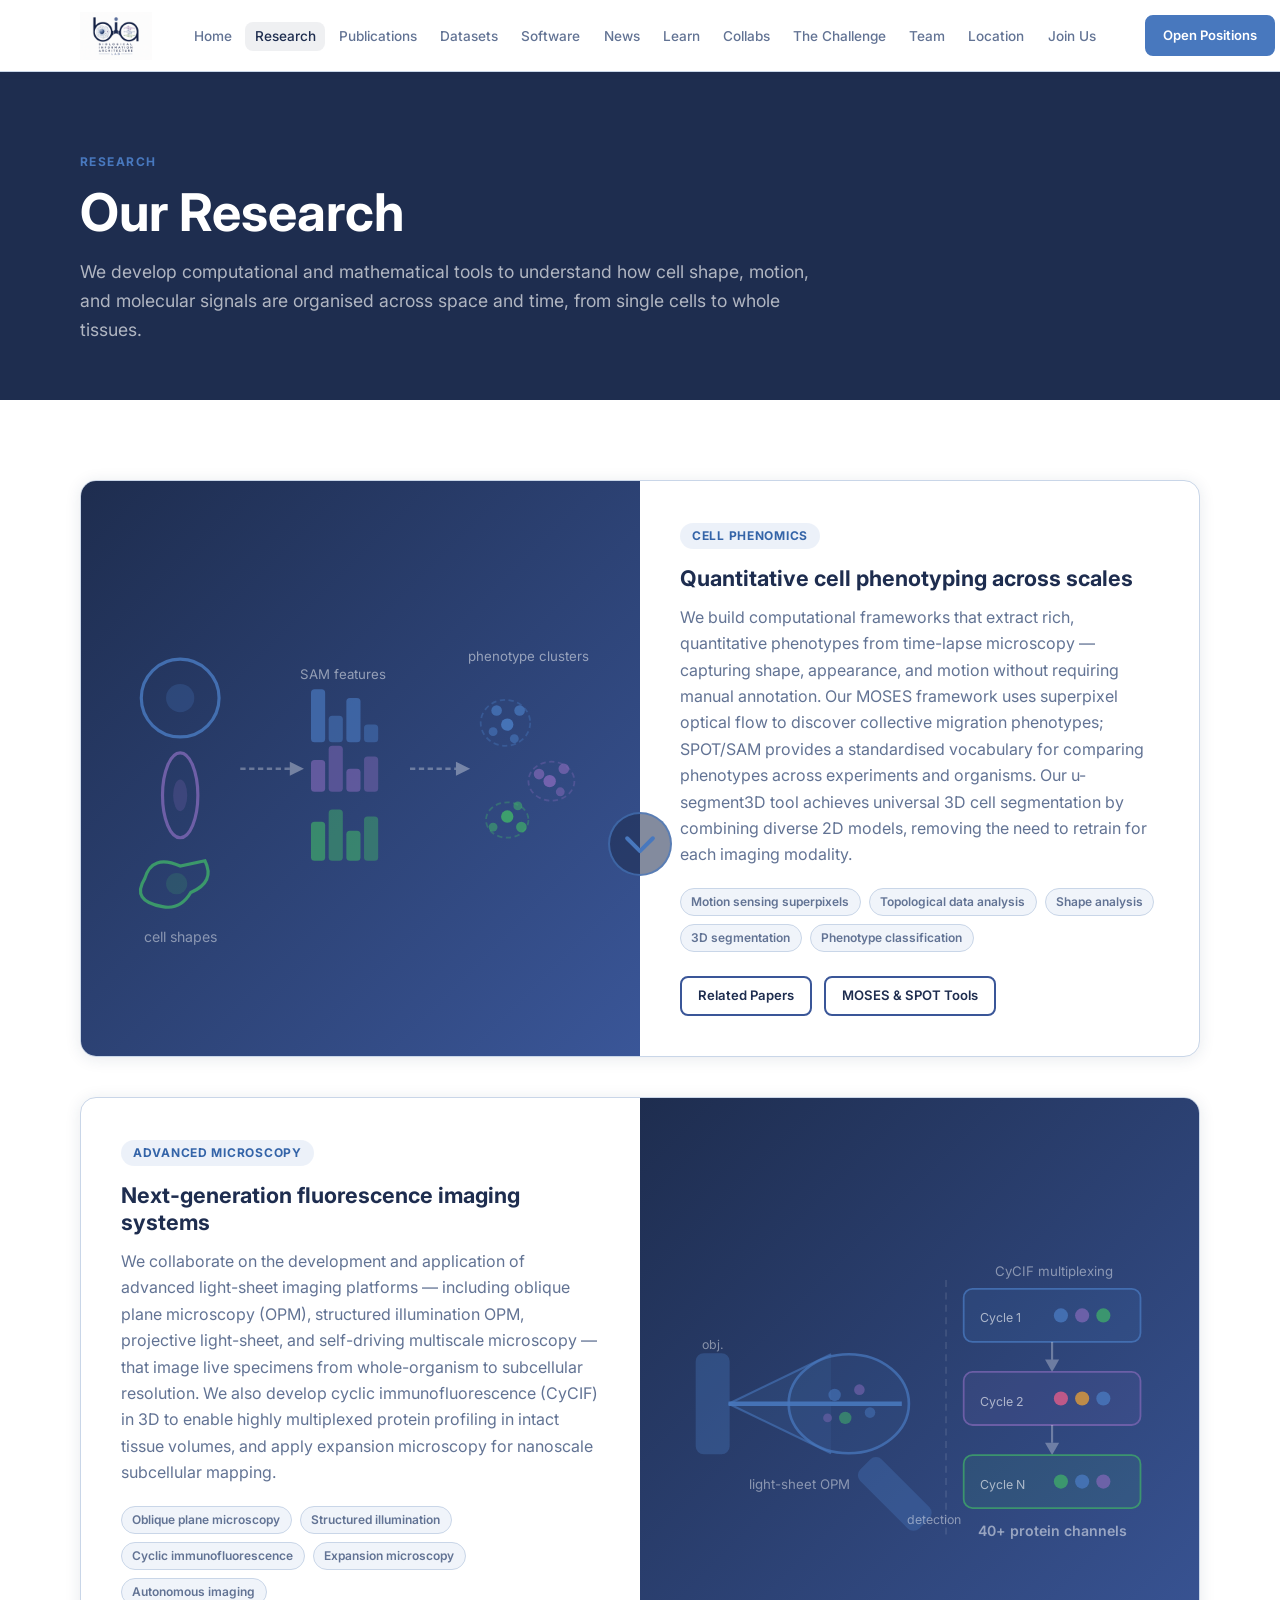
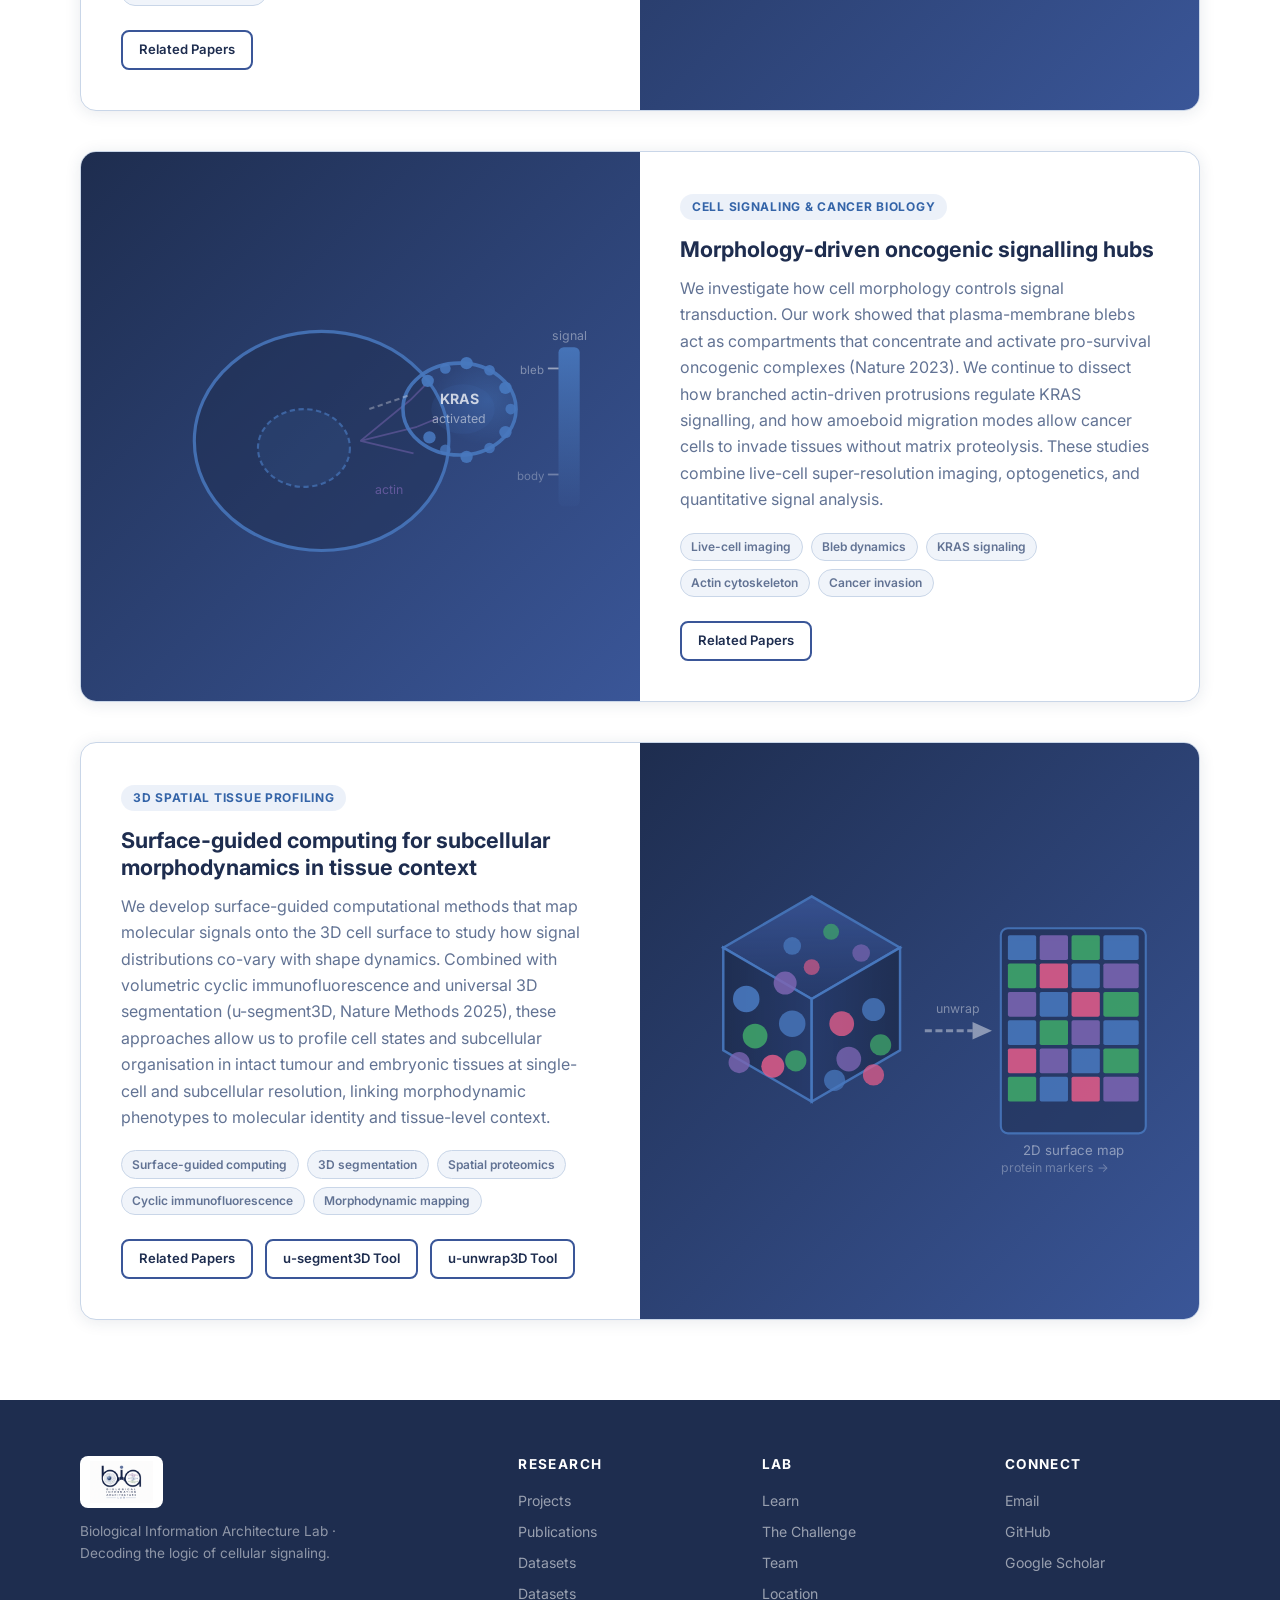
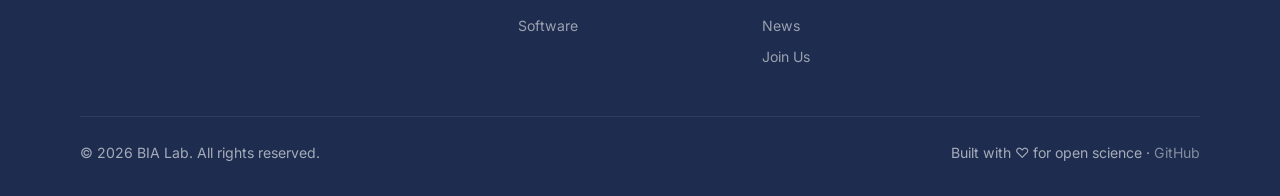
<file: research.html>
<!DOCTYPE html>
<html lang="en">
<head>
  <meta charset="UTF-8">
  <meta name="viewport" content="width=device-width, initial-scale=1.0">
  <title>Research — BIA Lab</title>
  <meta name="description" content="Research projects at the Biological Information Architecture Lab.">
  <link rel="preconnect" href="https://fonts.googleapis.com">
  <link rel="preconnect" href="https://fonts.gstatic.com" crossorigin>
  <link href="https://fonts.googleapis.com/css2?family=Inter:wght@400;500;600;700;800;900&display=swap" rel="stylesheet">
  <link rel="stylesheet" href="assets/css/main.css">
  <style>
    .page-hero {
      background: var(--navy);
      padding: 5rem 0 3.5rem;
      color: var(--white);
    }
    .page-hero .section-label { color: var(--teal); }
    .page-hero h1 { color: var(--white); margin-bottom: .75rem; }
    .page-hero p  { color: rgba(255,255,255,.65); font-size: 1.1rem; }

    .project-card {
      background: var(--white);
      border: 1px solid var(--border);
      border-radius: var(--radius-lg);
      overflow: hidden;
      box-shadow: var(--shadow);
      display: grid;
      grid-template-columns: 1fr 1fr;
      transition: box-shadow .2s;
    }
    .project-card:hover { box-shadow: var(--shadow-lg); }
    .project-card.flip  { direction: rtl; }
    .project-card.flip > * { direction: ltr; }

    .project-card__visual {
      background: linear-gradient(135deg, var(--navy), var(--navy-light));
      min-height: 280px;
      display: flex; align-items: center; justify-content: center;
      padding: 2rem;
    }
    .project-card__body { padding: 2.5rem; }
    .project-card__tag  {
      display: inline-block;
      background: rgba(72,120,190,.1); color: var(--teal-dark);
      border-radius: 100px; padding: .2rem .75rem;
      font-size: .75rem; font-weight: 700; text-transform: uppercase; letter-spacing: .06em;
      margin-bottom: 1rem;
    }
    .project-card__body h3 { font-size: 1.35rem; margin-bottom: .75rem; }
    .project-card__body p  { color: var(--muted); margin-bottom: 1.25rem; }
    .project-card__methods { display: flex; gap: .5rem; flex-wrap: wrap; margin-bottom: 1.5rem; }
    .project-card__method  {
      font-size: .75rem; font-weight: 600;
      background: var(--off-white); color: var(--muted);
      border: 1px solid var(--border); border-radius: 100px;
      padding: .2rem .65rem;
    }

    @media (max-width: 768px) {
      .project-card, .project-card.flip { grid-template-columns: 1fr; direction: ltr; }
      .project-card__visual { min-height: 180px; }
    }
  </style>
</head>
<body>

<nav class="nav">
  <div class="nav__inner">
    <a href="index.html" class="nav__logo">
      <img src="assets/img/bia_lab_logo.png" alt="BIA Lab" class="nav__logo-img">
    </a>
    <ul class="nav__links">
      <li><a href="index.html">Home</a></li>
      <li><a href="research.html">Research</a></li>
      <li><a href="publications.html">Publications</a></li>
      <li><a href="datasets.html">Datasets</a></li>
      <li><a href="software.html">Software</a></li>
      <li><a href="news.html">News</a></li>
      <li><a href="learn.html">Learn</a></li>
      <li><a href="collab.html">Collabs</a></li>
      <li><a href="challenge.html">The Challenge</a></li>
      <li><a href="team.html">Team</a></li>
      <li><a href="location.html">Location</a></li>
      <li><a href="join.html">Join Us</a></li>
    </ul>
    <a href="join.html" class="btn btn-primary btn-sm nav__cta">Open Positions</a>
    <button class="nav__burger" aria-label="Open menu"><span></span><span></span><span></span></button>
    <a href="join.html" class="btn btn-primary btn-sm nav__mobile-cta">Open Positions</a>
  </div>
</nav>

<div class="page-hero">
  <div class="container">
    <div class="section-label">Research</div>
    <h1>Our Research</h1>
    <p>We develop computational and mathematical tools to understand how cell shape, motion, and molecular signals are organised across space and time, from single cells to whole tissues.</p>
  </div>
  <a href="#content" class="scroll-hint" aria-label="Scroll down">
    <svg width="40" height="40" viewBox="0 0 28 28" fill="none" xmlns="http://www.w3.org/2000/svg" aria-hidden="true">
      <polyline points="5,10 14,19 23,10" stroke="var(--teal)" stroke-width="2.8" stroke-linecap="round" stroke-linejoin="round"/>
    </svg>
  </a>
</div>

<section class="section" id="content">
  <div class="container" style="display:flex;flex-direction:column;gap:2.5rem;">

    <!-- Theme 1 — Cell Phenomics -->
    <div class="project-card">
      <div class="project-card__visual">
        <!-- Schematic: diverse cell shapes → SAM feature extraction → phenotype clusters -->
        <svg viewBox="0 0 280 200" xmlns="http://www.w3.org/2000/svg" width="100%">
          <!-- Cell 1: round -->
          <circle cx="38" cy="60" r="22" fill="none" stroke="#4878be" stroke-width="1.8" opacity=".85"/>
          <circle cx="38" cy="60" r="8" fill="#4878be" opacity=".25"/>
          <!-- Cell 2: elongated -->
          <ellipse cx="38" cy="115" rx="10" ry="24" fill="none" stroke="#7b65b2" stroke-width="1.8" opacity=".85"/>
          <ellipse cx="38" cy="115" rx="4" ry="9" fill="#7b65b2" opacity=".25"/>
          <!-- Cell 3: branched/irregular -->
          <path d="M38,155 Q22,148 18,162 Q10,175 28,178 Q38,180 44,170 Q58,164 52,152 Z" fill="none" stroke="#3fa86a" stroke-width="1.8" opacity=".85"/>
          <circle cx="36" cy="165" r="6" fill="#3fa86a" opacity=".2"/>
          <!-- Label -->
          <text x="38" y="198" text-anchor="middle" font-size="8" fill="rgba(255,255,255,.45)" font-family="Inter,sans-serif">cell shapes</text>
          <!-- Arrow pipeline -->
          <line x1="72" y1="100" x2="100" y2="100" stroke="rgba(255,255,255,.3)" stroke-width="1.5" stroke-dasharray="3 2"/>
          <polygon points="100,96 108,100 100,104" fill="rgba(255,255,255,.35)"/>
          <!-- Feature bar chart (middle) -->
          <g transform="translate(112,55)">
            <text x="18" y="-6" text-anchor="middle" font-size="7.5" fill="rgba(255,255,255,.5)" font-family="Inter,sans-serif">SAM features</text>
            <rect x="0"  y="0"  width="8" height="30" rx="2" fill="#4878be" opacity=".7"/>
            <rect x="10" y="15" width="8" height="15" rx="2" fill="#4878be" opacity=".55"/>
            <rect x="20" y="5"  width="8" height="25" rx="2" fill="#4878be" opacity=".65"/>
            <rect x="30" y="20" width="8" height="10" rx="2" fill="#4878be" opacity=".5"/>
            <rect x="0"  y="40" width="8" height="18" rx="2" fill="#7b65b2" opacity=".7"/>
            <rect x="10" y="32" width="8" height="26" rx="2" fill="#7b65b2" opacity=".55"/>
            <rect x="20" y="45" width="8" height="13" rx="2" fill="#7b65b2" opacity=".65"/>
            <rect x="30" y="38" width="8" height="20" rx="2" fill="#7b65b2" opacity=".5"/>
            <rect x="0"  y="75" width="8" height="22" rx="2" fill="#3fa86a" opacity=".7"/>
            <rect x="10" y="68" width="8" height="29" rx="2" fill="#3fa86a" opacity=".55"/>
            <rect x="20" y="80" width="8" height="17" rx="2" fill="#3fa86a" opacity=".65"/>
            <rect x="30" y="72" width="8" height="25" rx="2" fill="#3fa86a" opacity=".5"/>
          </g>
          <!-- Arrow -->
          <line x1="168" y1="100" x2="194" y2="100" stroke="rgba(255,255,255,.3)" stroke-width="1.5" stroke-dasharray="3 2"/>
          <polygon points="194,96 202,100 194,104" fill="rgba(255,255,255,.35)"/>
          <!-- UMAP-style cluster plot -->
          <g transform="translate(205,45)">
            <text x="30" y="-6" text-anchor="middle" font-size="7.5" fill="rgba(255,255,255,.5)" font-family="Inter,sans-serif">phenotype clusters</text>
            <!-- Cluster 1 (blue) -->
            <circle cx="18" cy="30" r="3.5" fill="#4878be" opacity=".9"/>
            <circle cx="25" cy="22" r="3"   fill="#4878be" opacity=".75"/>
            <circle cx="12" cy="22" r="3"   fill="#4878be" opacity=".75"/>
            <circle cx="22" cy="38" r="2.5" fill="#4878be" opacity=".6"/>
            <circle cx="10" cy="34" r="2.5" fill="#4878be" opacity=".6"/>
            <!-- Cluster 2 (purple) -->
            <circle cx="42" cy="62" r="3.5" fill="#7b65b2" opacity=".9"/>
            <circle cx="50" cy="55" r="3"   fill="#7b65b2" opacity=".75"/>
            <circle cx="36" cy="58" r="3"   fill="#7b65b2" opacity=".75"/>
            <circle cx="48" cy="68" r="2.5" fill="#7b65b2" opacity=".6"/>
            <!-- Cluster 3 (green) -->
            <circle cx="18" cy="82" r="3.5" fill="#3fa86a" opacity=".9"/>
            <circle cx="26" cy="88" r="3"   fill="#3fa86a" opacity=".75"/>
            <circle cx="10" cy="88" r="2.5" fill="#3fa86a" opacity=".6"/>
            <circle cx="24" cy="76" r="2.5" fill="#3fa86a" opacity=".6"/>
            <!-- Ellipse overlays -->
            <ellipse cx="17" cy="29" rx="14" ry="13" fill="none" stroke="#4878be" stroke-width="1" stroke-dasharray="3 2" opacity=".4"/>
            <ellipse cx="43" cy="62" rx="13" ry="11" fill="none" stroke="#7b65b2" stroke-width="1" stroke-dasharray="3 2" opacity=".4"/>
            <ellipse cx="18" cy="84" rx="12" ry="10" fill="none" stroke="#3fa86a" stroke-width="1" stroke-dasharray="3 2" opacity=".4"/>
          </g>
        </svg>
      </div>
      <div class="project-card__body">
        <span class="project-card__tag">Cell Phenomics</span>
        <h3>Quantitative cell phenotyping across scales</h3>
        <p>We build computational frameworks that extract rich, quantitative phenotypes from time-lapse microscopy — capturing shape, appearance, and motion without requiring manual annotation. Our MOSES framework uses superpixel optical flow to discover collective migration phenotypes; SPOT/SAM provides a standardised vocabulary for comparing phenotypes across experiments and organisms. Our u-segment3D tool achieves universal 3D cell segmentation by combining diverse 2D models, removing the need to retrain for each imaging modality.</p>
        <div class="project-card__methods">
          <span class="project-card__method">Motion sensing superpixels</span>
          <span class="project-card__method">Topological data analysis</span>
          <span class="project-card__method">Shape analysis</span>
          <span class="project-card__method">3D segmentation</span>
          <span class="project-card__method">Phenotype classification</span>
        </div>
        <div style="display:flex;gap:.75rem;flex-wrap:wrap;">
          <a href="publications.html" class="btn btn-outline-dark btn-sm">Related Papers</a>
          <a href="software.html" class="btn btn-outline-dark btn-sm">MOSES &amp; SPOT Tools</a>
        </div>
      </div>
    </div>

    <!-- Theme 2 — Advanced Microscopy -->
    <div class="project-card flip">
      <div class="project-card__visual">
        <!-- Schematic: light-sheet OPM setup + CyCIF multiplexing cycles -->
        <svg viewBox="0 0 280 200" xmlns="http://www.w3.org/2000/svg" width="100%">
          <!-- OPM light-sheet schematic (left) -->
          <!-- Objective lens (vertical, left) -->
          <rect x="14" y="72" width="18" height="56" rx="4" fill="#4878be" opacity=".35" stroke="#4878be" stroke-width="1.2"/>
          <text x="23" y="69" text-anchor="middle" font-size="7" fill="rgba(255,255,255,.45)" font-family="Inter,sans-serif">obj.</text>
          <!-- Light sheet fan emerging from objective -->
          <polygon points="32,100 90,72 90,128" fill="#4878be" opacity=".12"/>
          <line x1="32" y1="100" x2="90" y2="72"  stroke="#4878be" stroke-width="1.2" opacity=".6"/>
          <line x1="32" y1="100" x2="90" y2="128" stroke="#4878be" stroke-width="1.2" opacity=".6"/>
          <!-- Thin light sheet plane -->
          <line x1="32" y1="100" x2="130" y2="100" stroke="#4878be" stroke-width="2.5" opacity=".9"/>
          <!-- Sample: embryo/organoid oval -->
          <ellipse cx="100" cy="100" rx="34" ry="28" fill="rgba(72,120,190,.12)" stroke="#4878be" stroke-width="1.5" opacity=".75"/>
          <!-- Nuclei dots inside sample -->
          <circle cx="92"  cy="95"  r="3.5" fill="#4878be" opacity=".6"/>
          <circle cx="106" cy="92"  r="3"   fill="#7b65b2" opacity=".6"/>
          <circle cx="98"  cy="108" r="3.5" fill="#3fa86a" opacity=".6"/>
          <circle cx="112" cy="105" r="3"   fill="#4878be" opacity=".5"/>
          <circle cx="88"  cy="108" r="2.5" fill="#7b65b2" opacity=".5"/>
          <!-- Detection objective (angled, below) -->
          <rect x="118" y="128" width="16" height="46" rx="4" fill="#4878be" opacity=".35" stroke="#4878be" stroke-width="1.2" transform="rotate(-45,126,151)"/>
          <text x="148" y="168" text-anchor="middle" font-size="7" fill="rgba(255,255,255,.45)" font-family="Inter,sans-serif">detection</text>
          <!-- Label -->
          <text x="72" y="148" text-anchor="middle" font-size="7.5" fill="rgba(255,255,255,.45)" font-family="Inter,sans-serif">light-sheet OPM</text>

          <!-- Divider -->
          <line x1="155" y1="30" x2="155" y2="175" stroke="rgba(255,255,255,.1)" stroke-width="1" stroke-dasharray="4 3"/>

          <!-- CyCIF cycles (right) -->
          <text x="216" y="28" text-anchor="middle" font-size="7.5" fill="rgba(255,255,255,.45)" font-family="Inter,sans-serif">CyCIF multiplexing</text>
          <!-- Cycle 1 -->
          <rect x="165" y="35" width="100" height="30" rx="5" fill="rgba(72,120,190,.15)" stroke="#4878be" stroke-width="1" opacity=".8"/>
          <text x="174" y="54" font-size="7" fill="rgba(255,255,255,.6)" font-family="Inter,sans-serif">Cycle 1</text>
          <circle cx="220" cy="50" r="4" fill="#4878be" opacity=".8"/>
          <circle cx="232" cy="50" r="4" fill="#7b65b2" opacity=".8"/>
          <circle cx="244" cy="50" r="4" fill="#3fa86a" opacity=".8"/>
          <!-- Arrow -->
          <line x1="215" y1="65" x2="215" y2="75" stroke="rgba(255,255,255,.3)" stroke-width="1.2"/>
          <polygon points="211,75 215,82 219,75" fill="rgba(255,255,255,.3)"/>
          <!-- Cycle 2 -->
          <rect x="165" y="82" width="100" height="30" rx="5" fill="rgba(123,101,178,.15)" stroke="#7b65b2" stroke-width="1" opacity=".8"/>
          <text x="174" y="101" font-size="7" fill="rgba(255,255,255,.6)" font-family="Inter,sans-serif">Cycle 2</text>
          <circle cx="220" cy="97" r="4" fill="#e05c8a" opacity=".8"/>
          <circle cx="232" cy="97" r="4" fill="#e09b3a" opacity=".8"/>
          <circle cx="244" cy="97" r="4" fill="#4878be" opacity=".8"/>
          <!-- Arrow -->
          <line x1="215" y1="112" x2="215" y2="122" stroke="rgba(255,255,255,.3)" stroke-width="1.2"/>
          <polygon points="211,122 215,129 219,122" fill="rgba(255,255,255,.3)"/>
          <!-- Cycle N -->
          <rect x="165" y="129" width="100" height="30" rx="5" fill="rgba(63,168,106,.15)" stroke="#3fa86a" stroke-width="1" opacity=".8"/>
          <text x="174" y="148" font-size="7" fill="rgba(255,255,255,.6)" font-family="Inter,sans-serif">Cycle N</text>
          <circle cx="220" cy="144" r="4" fill="#3fa86a" opacity=".8"/>
          <circle cx="232" cy="144" r="4" fill="#4878be" opacity=".8"/>
          <circle cx="244" cy="144" r="4" fill="#7b65b2" opacity=".8"/>
          <!-- 40+ channels label -->
          <text x="215" y="175" text-anchor="middle" font-size="8" fill="rgba(255,255,255,.5)" font-family="Inter,sans-serif" font-weight="600">40+ protein channels</text>
        </svg>
      </div>
      <div class="project-card__body">
        <span class="project-card__tag">Advanced Microscopy</span>
        <h3>Next-generation fluorescence imaging systems</h3>
        <p>We collaborate on the development and application of advanced light-sheet imaging platforms — including oblique plane microscopy (OPM), structured illumination OPM, projective light-sheet, and self-driving multiscale microscopy — that image live specimens from whole-organism to subcellular resolution. We also develop cyclic immunofluorescence (CyCIF) in 3D to enable highly multiplexed protein profiling in intact tissue volumes, and apply expansion microscopy for nanoscale subcellular mapping.</p>
        <div class="project-card__methods">
          <span class="project-card__method">Oblique plane microscopy</span>
          <span class="project-card__method">Structured illumination</span>
          <span class="project-card__method">Cyclic immunofluorescence</span>
          <span class="project-card__method">Expansion microscopy</span>
          <span class="project-card__method">Autonomous imaging</span>
        </div>
        <div style="display:flex;gap:.75rem;flex-wrap:wrap;">
          <a href="publications.html" class="btn btn-outline-dark btn-sm">Related Papers</a>
        </div>
      </div>
    </div>

    <!-- Theme 3 — Cell Signaling & Cancer Biology -->
    <div class="project-card">
      <div class="project-card__visual">
        <!-- Schematic: cell with bleb protrusion, KRAS signal concentrated at bleb membrane -->
        <svg viewBox="0 0 280 200" xmlns="http://www.w3.org/2000/svg" width="100%">
          <defs>
            <radialGradient id="blebGlow" cx="75%" cy="40%" r="50%">
              <stop offset="0%" stop-color="#4878be" stop-opacity=".45"/>
              <stop offset="100%" stop-color="#4878be" stop-opacity="0"/>
            </radialGradient>
            <radialGradient id="cellGlow" cx="40%" cy="55%" r="55%">
              <stop offset="0%" stop-color="#1e2d4f" stop-opacity=".6"/>
              <stop offset="100%" stop-color="#1e2d4f" stop-opacity="0"/>
            </radialGradient>
          </defs>
          <!-- Cell body -->
          <ellipse cx="118" cy="108" rx="72" ry="62" fill="rgba(30,45,79,.5)" stroke="#4878be" stroke-width="1.8" opacity=".85"/>
          <!-- Nucleus -->
          <ellipse cx="108" cy="112" rx="26" ry="22" fill="rgba(72,120,190,.18)" stroke="#4878be" stroke-width="1.2" stroke-dasharray="3 2" opacity=".7"/>
          <!-- Actin filaments (branched) inside cell -->
          <g stroke="#7b65b2" stroke-width="1" opacity=".5" fill="none">
            <line x1="140" y1="108" x2="168" y2="85"/>
            <line x1="140" y1="108" x2="172" y2="100"/>
            <line x1="140" y1="108" x2="170" y2="115"/>
            <line x1="168" y1="85"  x2="178" y2="75"/>
            <line x1="172" y1="100" x2="184" y2="95"/>
          </g>
          <text x="148" y="138" font-size="7" fill="rgba(123,101,178,.7)" font-family="Inter,sans-serif">actin</text>
          <!-- Bleb protrusion -->
          <ellipse cx="196" cy="90" rx="32" ry="26" fill="url(#blebGlow)" stroke="#4878be" stroke-width="2" opacity=".9"/>
          <!-- KRAS molecules concentrated at bleb membrane -->
          <g fill="#4878be">
            <circle cx="178" cy="74"  r="3.5" opacity=".95"/>
            <circle cx="188" cy="67"  r="3"   opacity=".9"/>
            <circle cx="200" cy="64"  r="3.5" opacity=".95"/>
            <circle cx="213" cy="68"  r="3"   opacity=".9"/>
            <circle cx="222" cy="78"  r="3.5" opacity=".95"/>
            <circle cx="225" cy="90"  r="3"   opacity=".85"/>
            <circle cx="222" cy="103" r="3.5" opacity=".9"/>
            <circle cx="213" cy="112" r="3"   opacity=".85"/>
            <circle cx="200" cy="117" r="3.5" opacity=".9"/>
            <circle cx="188" cy="113" r="3"   opacity=".8"/>
            <circle cx="179" cy="106" r="3.5" opacity=".9"/>
          </g>
          <!-- RAS signal halo inside bleb -->
          <ellipse cx="198" cy="90" rx="18" ry="14" fill="#4878be" opacity=".1"/>
          <!-- Label: KRAS -->
          <text x="196" y="87" text-anchor="middle" font-size="8" fill="rgba(255,255,255,.75)" font-family="Inter,sans-serif" font-weight="700">KRAS</text>
          <text x="196" y="98" text-anchor="middle" font-size="7" fill="rgba(255,255,255,.5)" font-family="Inter,sans-serif">activated</text>
          <!-- Arrow showing signal concentration -->
          <line x1="145" y1="90" x2="168" y2="82" stroke="rgba(255,255,255,.3)" stroke-width="1.2" stroke-dasharray="3 2"/>
          <!-- Signal intensity bar (right) -->
          <g transform="translate(246,55)">
            <text x="12" y="-4" text-anchor="middle" font-size="7" fill="rgba(255,255,255,.4)" font-family="Inter,sans-serif">signal</text>
            <defs>
              <linearGradient id="sigBar" x1="0" y1="0" x2="0" y2="1">
                <stop offset="0%" stop-color="#4878be" stop-opacity=".9"/>
                <stop offset="100%" stop-color="#4878be" stop-opacity=".05"/>
              </linearGradient>
            </defs>
            <rect x="6" y="0" width="12" height="90" rx="3" fill="url(#sigBar)"/>
            <!-- Tick at bleb level -->
            <line x1="0" y1="12" x2="6" y2="12" stroke="rgba(255,255,255,.5)" stroke-width="1"/>
            <text x="-2" y="15" text-anchor="end" font-size="6.5" fill="rgba(255,255,255,.4)" font-family="Inter,sans-serif">bleb</text>
            <line x1="0" y1="72" x2="6" y2="72" stroke="rgba(255,255,255,.3)" stroke-width="1"/>
            <text x="-2" y="75" text-anchor="end" font-size="6.5" fill="rgba(255,255,255,.3)" font-family="Inter,sans-serif">body</text>
          </g>
        </svg>
      </div>
      <div class="project-card__body">
        <span class="project-card__tag">Cell Signaling &amp; Cancer Biology</span>
        <h3>Morphology-driven oncogenic signalling hubs</h3>
        <p>We investigate how cell morphology controls signal transduction. Our work showed that plasma-membrane blebs act as compartments that concentrate and activate pro-survival oncogenic complexes (Nature 2023). We continue to dissect how branched actin-driven protrusions regulate KRAS signalling, and how amoeboid migration modes allow cancer cells to invade tissues without matrix proteolysis. These studies combine live-cell super-resolution imaging, optogenetics, and quantitative signal analysis.</p>
        <div class="project-card__methods">
          <span class="project-card__method">Live-cell imaging</span>
          <span class="project-card__method">Bleb dynamics</span>
          <span class="project-card__method">KRAS signaling</span>
          <span class="project-card__method">Actin cytoskeleton</span>
          <span class="project-card__method">Cancer invasion</span>
        </div>
        <div style="display:flex;gap:.75rem;flex-wrap:wrap;">
          <a href="publications.html" class="btn btn-outline-dark btn-sm">Related Papers</a>
        </div>
      </div>
    </div>

    <!-- Theme 4 — 3D Spatial Tissue Profiling -->
    <div class="project-card flip">
      <div class="project-card__visual">
        <!-- Schematic: isometric tissue cube with coloured cells → unwrap → 2D surface map -->
        <!-- Isometric cube vertices (edge=58px):
             Back-top(BT)=(79,24), Right-top(RT)=(129,53), Left-top(LT)=(29,53),
             Front-top(CT)=(79,82), Front-bot(CB)=(79,140),
             Left-bot(LB)=(29,111), Right-bot(RB)=(129,111) -->
        <svg viewBox="0 0 280 200" xmlns="http://www.w3.org/2000/svg" width="100%">
          <defs>
            <linearGradient id="cubeTop"   x1="0" y1="0" x2="0" y2="1">
              <stop offset="0%" stop-color="#3a5698" stop-opacity=".95"/>
              <stop offset="100%" stop-color="#263a6a" stop-opacity=".8"/>
            </linearGradient>
            <linearGradient id="cubeLeft"  x1="0" y1="0" x2="1" y2="0">
              <stop offset="0%" stop-color="#1e2d4f" stop-opacity=".98"/>
              <stop offset="100%" stop-color="#263a6a" stop-opacity=".85"/>
            </linearGradient>
            <linearGradient id="cubeRight" x1="0" y1="0" x2="1" y2="0">
              <stop offset="0%" stop-color="#263a6a" stop-opacity=".9"/>
              <stop offset="100%" stop-color="#1e2d4f" stop-opacity=".98"/>
            </linearGradient>
          </defs>

          <!-- Isometric cube — 3 equal faces -->
          <!-- Top face: BT(79,24) RT(129,53) CT(79,82) LT(29,53) -->
          <polygon points="79,24 129,53 79,82 29,53"
                   fill="url(#cubeTop)" stroke="#4878be" stroke-width="1.4" opacity=".9"/>
          <!-- Left face: LT(29,53) CT(79,82) CB(79,140) LB(29,111) -->
          <polygon points="29,53 79,82 79,140 29,111"
                   fill="url(#cubeLeft)" stroke="#4878be" stroke-width="1.4" opacity=".9"/>
          <!-- Right face: RT(129,53) CT(79,82) CB(79,140) RB(129,111) -->
          <polygon points="129,53 79,82 79,140 129,111"
                   fill="url(#cubeRight)" stroke="#4878be" stroke-width="1.4" opacity=".9"/>

          <!-- Cells on LEFT face (front-left) -->
          <circle cx="42"  cy="82"  r="7.5" fill="#4878be" opacity=".9"/>
          <circle cx="64"  cy="73"  r="6.5" fill="#7b65b2" opacity=".85"/>
          <circle cx="47"  cy="103" r="7"   fill="#3fa86a" opacity=".85"/>
          <circle cx="68"  cy="96"  r="7.5" fill="#4878be" opacity=".8"/>
          <circle cx="57"  cy="120" r="6.5" fill="#e05c8a" opacity=".85"/>
          <circle cx="38"  cy="118" r="6"   fill="#7b65b2" opacity=".8"/>
          <circle cx="70"  cy="117" r="6"   fill="#3fa86a" opacity=".8"/>

          <!-- Cells on RIGHT face (front-right) -->
          <circle cx="96"  cy="96"  r="7"   fill="#e05c8a" opacity=".8"/>
          <circle cx="114" cy="88"  r="6.5" fill="#4878be" opacity=".8"/>
          <circle cx="100" cy="116" r="7"   fill="#7b65b2" opacity=".8"/>
          <circle cx="118" cy="108" r="6"   fill="#3fa86a" opacity=".75"/>
          <circle cx="92"  cy="128" r="6"   fill="#4878be" opacity=".75"/>
          <circle cx="114" cy="125" r="6"   fill="#e05c8a" opacity=".75"/>

          <!-- Cells on TOP face -->
          <circle cx="68"  cy="52"  r="5"   fill="#4878be" opacity=".75"/>
          <circle cx="90"  cy="44"  r="4.5" fill="#3fa86a" opacity=".7"/>
          <circle cx="107" cy="56"  r="5"   fill="#7b65b2" opacity=".7"/>
          <circle cx="79"  cy="64"  r="4.5" fill="#e05c8a" opacity=".65"/>

          <!-- Arrow: cube → 2D map -->
          <line x1="143" y1="100" x2="170" y2="100" stroke="rgba(255,255,255,.4)" stroke-width="1.8" stroke-dasharray="4 2"/>
          <polygon points="170,95 181,100 170,105" fill="rgba(255,255,255,.45)"/>
          <text x="162" y="90" text-anchor="middle" font-size="7" fill="rgba(255,255,255,.4)" font-family="Inter,sans-serif">unwrap</text>

          <!-- 2D surface map (right) -->
          <rect x="186" y="42" width="82" height="116" rx="4" fill="rgba(30,45,79,.6)" stroke="#4878be" stroke-width="1.2" opacity=".85"/>
          <g opacity=".88">
            <rect x="190" y="46"  width="16" height="14" rx="1" fill="#4878be"/>
            <rect x="208" y="46"  width="16" height="14" rx="1" fill="#7b65b2"/>
            <rect x="226" y="46"  width="16" height="14" rx="1" fill="#3fa86a"/>
            <rect x="244" y="46"  width="20" height="14" rx="1" fill="#4878be"/>

            <rect x="190" y="62"  width="16" height="14" rx="1" fill="#3fa86a"/>
            <rect x="208" y="62"  width="16" height="14" rx="1" fill="#e05c8a"/>
            <rect x="226" y="62"  width="16" height="14" rx="1" fill="#4878be"/>
            <rect x="244" y="62"  width="20" height="14" rx="1" fill="#7b65b2"/>

            <rect x="190" y="78"  width="16" height="14" rx="1" fill="#7b65b2"/>
            <rect x="208" y="78"  width="16" height="14" rx="1" fill="#4878be"/>
            <rect x="226" y="78"  width="16" height="14" rx="1" fill="#e05c8a"/>
            <rect x="244" y="78"  width="20" height="14" rx="1" fill="#3fa86a"/>

            <rect x="190" y="94"  width="16" height="14" rx="1" fill="#4878be"/>
            <rect x="208" y="94"  width="16" height="14" rx="1" fill="#3fa86a"/>
            <rect x="226" y="94"  width="16" height="14" rx="1" fill="#7b65b2"/>
            <rect x="244" y="94"  width="20" height="14" rx="1" fill="#4878be"/>

            <rect x="190" y="110" width="16" height="14" rx="1" fill="#e05c8a"/>
            <rect x="208" y="110" width="16" height="14" rx="1" fill="#7b65b2"/>
            <rect x="226" y="110" width="16" height="14" rx="1" fill="#4878be"/>
            <rect x="244" y="110" width="20" height="14" rx="1" fill="#3fa86a"/>

            <rect x="190" y="126" width="16" height="14" rx="1" fill="#3fa86a"/>
            <rect x="208" y="126" width="16" height="14" rx="1" fill="#4878be"/>
            <rect x="226" y="126" width="16" height="14" rx="1" fill="#e05c8a"/>
            <rect x="244" y="126" width="20" height="14" rx="1" fill="#7b65b2"/>
          </g>
          <text x="227" y="170" text-anchor="middle" font-size="7.5" fill="rgba(255,255,255,.45)" font-family="Inter,sans-serif">2D surface map</text>
          <text x="186" y="180" font-size="7" fill="rgba(255,255,255,.3)" font-family="Inter,sans-serif">protein markers →</text>
        </svg>
      </div>
      <div class="project-card__body">
        <span class="project-card__tag">3D Spatial Tissue Profiling</span>
        <h3>Surface-guided computing for subcellular morphodynamics in tissue context</h3>
        <p>We develop surface-guided computational methods that map molecular signals onto the 3D cell surface to study how signal distributions co-vary with shape dynamics. Combined with volumetric cyclic immunofluorescence and universal 3D segmentation (u-segment3D, Nature Methods 2025), these approaches allow us to profile cell states and subcellular organisation in intact tumour and embryonic tissues at single-cell and subcellular resolution, linking morphodynamic phenotypes to molecular identity and tissue-level context.</p>
        <div class="project-card__methods">
          <span class="project-card__method">Surface-guided computing</span>
          <span class="project-card__method">3D segmentation</span>
          <span class="project-card__method">Spatial proteomics</span>
          <span class="project-card__method">Cyclic immunofluorescence</span>
          <span class="project-card__method">Morphodynamic mapping</span>
        </div>
        <div style="display:flex;gap:.75rem;flex-wrap:wrap;">
          <a href="publications.html" class="btn btn-outline-dark btn-sm">Related Papers</a>
          <a href="software.html" class="btn btn-outline-dark btn-sm">u-segment3D Tool</a>
          <a href="https://github.com/DanuserLab/u-unwrap3D" class="btn btn-outline-dark btn-sm" target="_blank" rel="noopener">u-unwrap3D Tool</a>
        </div>
      </div>
    </div>

  </div>
</section>

<footer class="footer">
  <div class="container">
    <div class="footer__grid">
      <div class="footer__brand">
        <a href="index.html"><img src="assets/img/bia_lab_logo.png" alt="BIA Lab" class="footer__logo-img"></a>
        <p>Biological Information Architecture Lab · Decoding the logic of cellular signaling.</p>
      </div>
      <div><h4>Research</h4><ul><li><a href="research.html">Projects</a></li><li><a href="publications.html">Publications</a></li><li><a href="datasets.html">Datasets</a></li>
      <li><a href="datasets.html">Datasets</a></li><li><a href="software.html">Software</a></li></ul></div>
      <div><h4>Lab</h4><ul><li><a href="learn.html">Learn</a></li>
      <li><a href="challenge.html">The Challenge</a></li>
      <li><a href="team.html">Team</a></li><li><a href="location.html">Location</a></li><li><a href="news.html">News</a></li><li><a href="join.html">Join Us</a></li></ul></div>
      <div><h4>Connect</h4><ul><li><a href="mailto:felix.y.zhou@vanderbilt.edu">Email</a></li><li><a href="https://github.com/BIA-Lab-Team" target="_blank" rel="noopener">GitHub</a></li><li><a href="https://scholar.google.com/citations?user=iRTxWEMAAAAJ&hl=en" target="_blank" rel="noopener">Google Scholar</a></li></ul></div>
    </div>
    <div class="footer__bottom"><span>© 2026 BIA Lab. All rights reserved.</span><span>Built with ♡ for open science · <a href="https://github.com/BIA-Lab-Team" target="_blank" rel="noopener">GitHub</a></span></div>
  </div>
</footer>

<script src="assets/js/nav.js"></script>
<script src="assets/js/scroll-hint.js" defer></script></body>
</html>
</file>
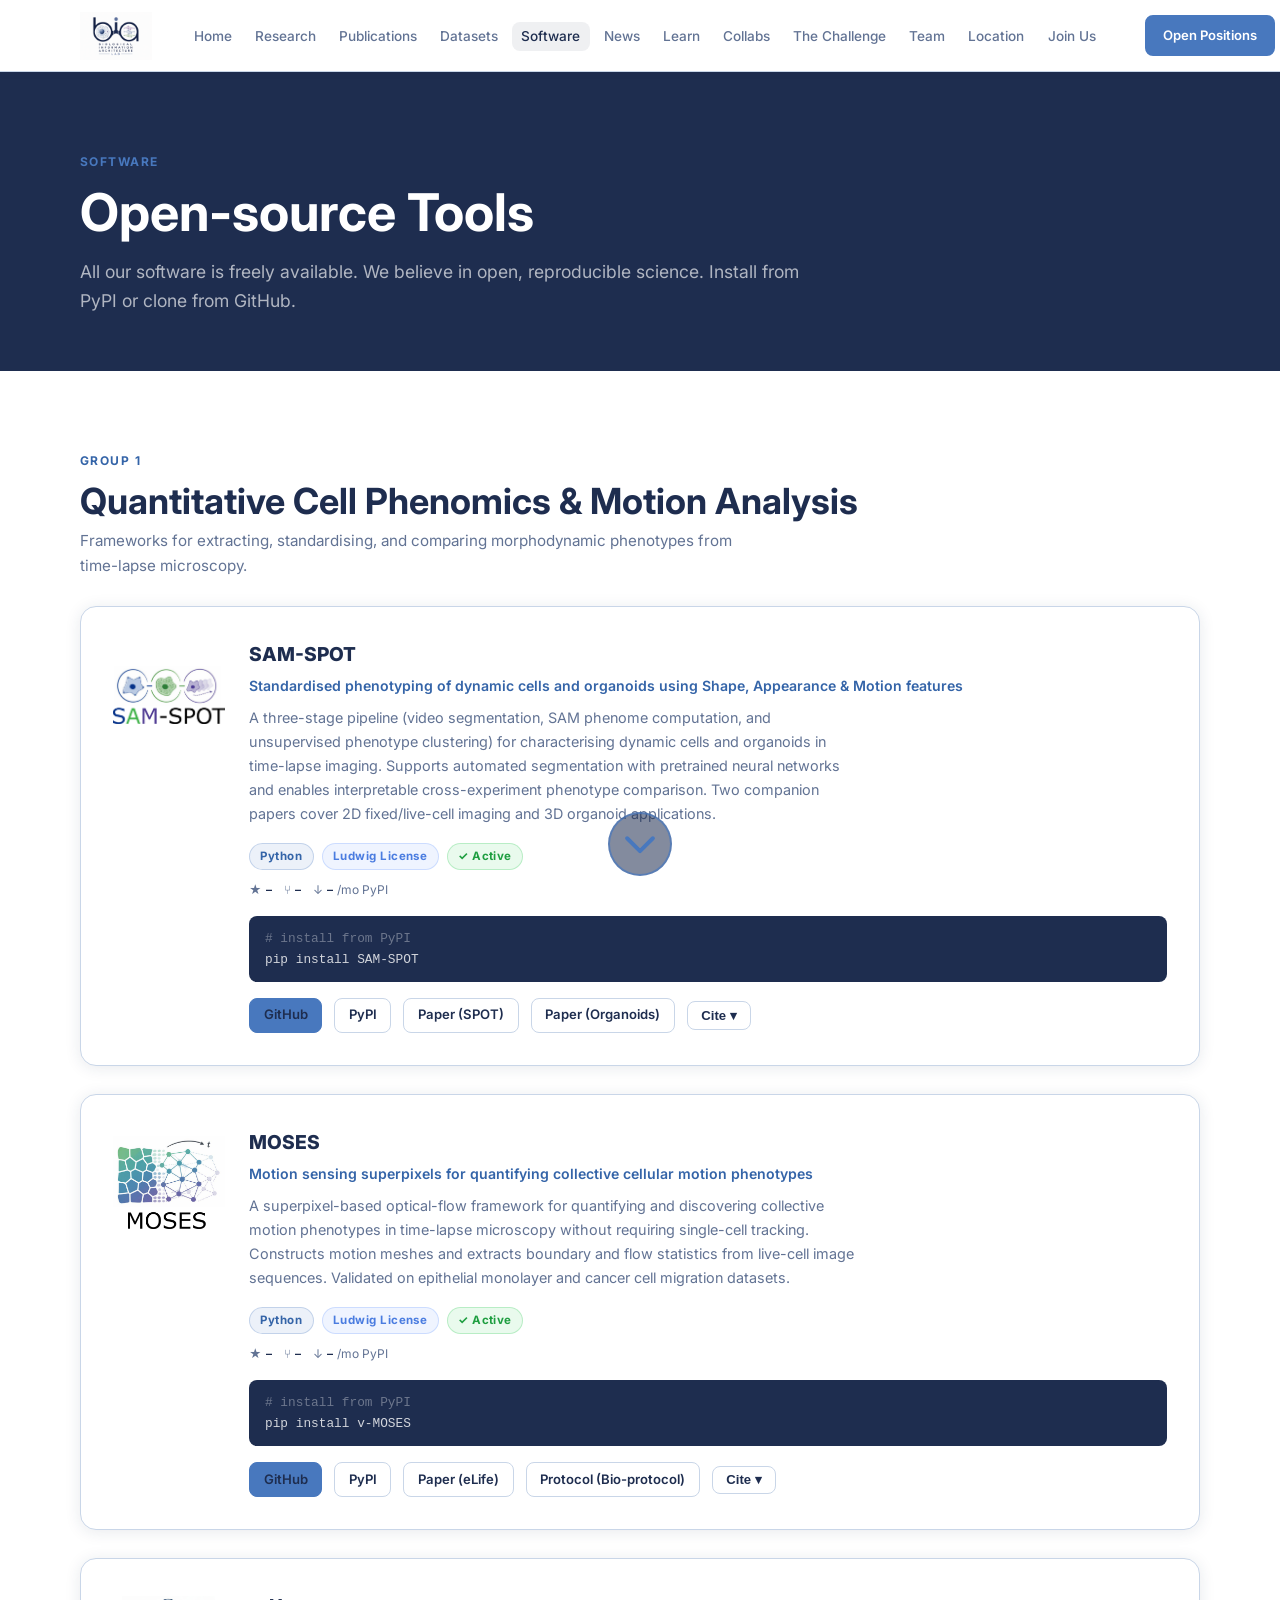
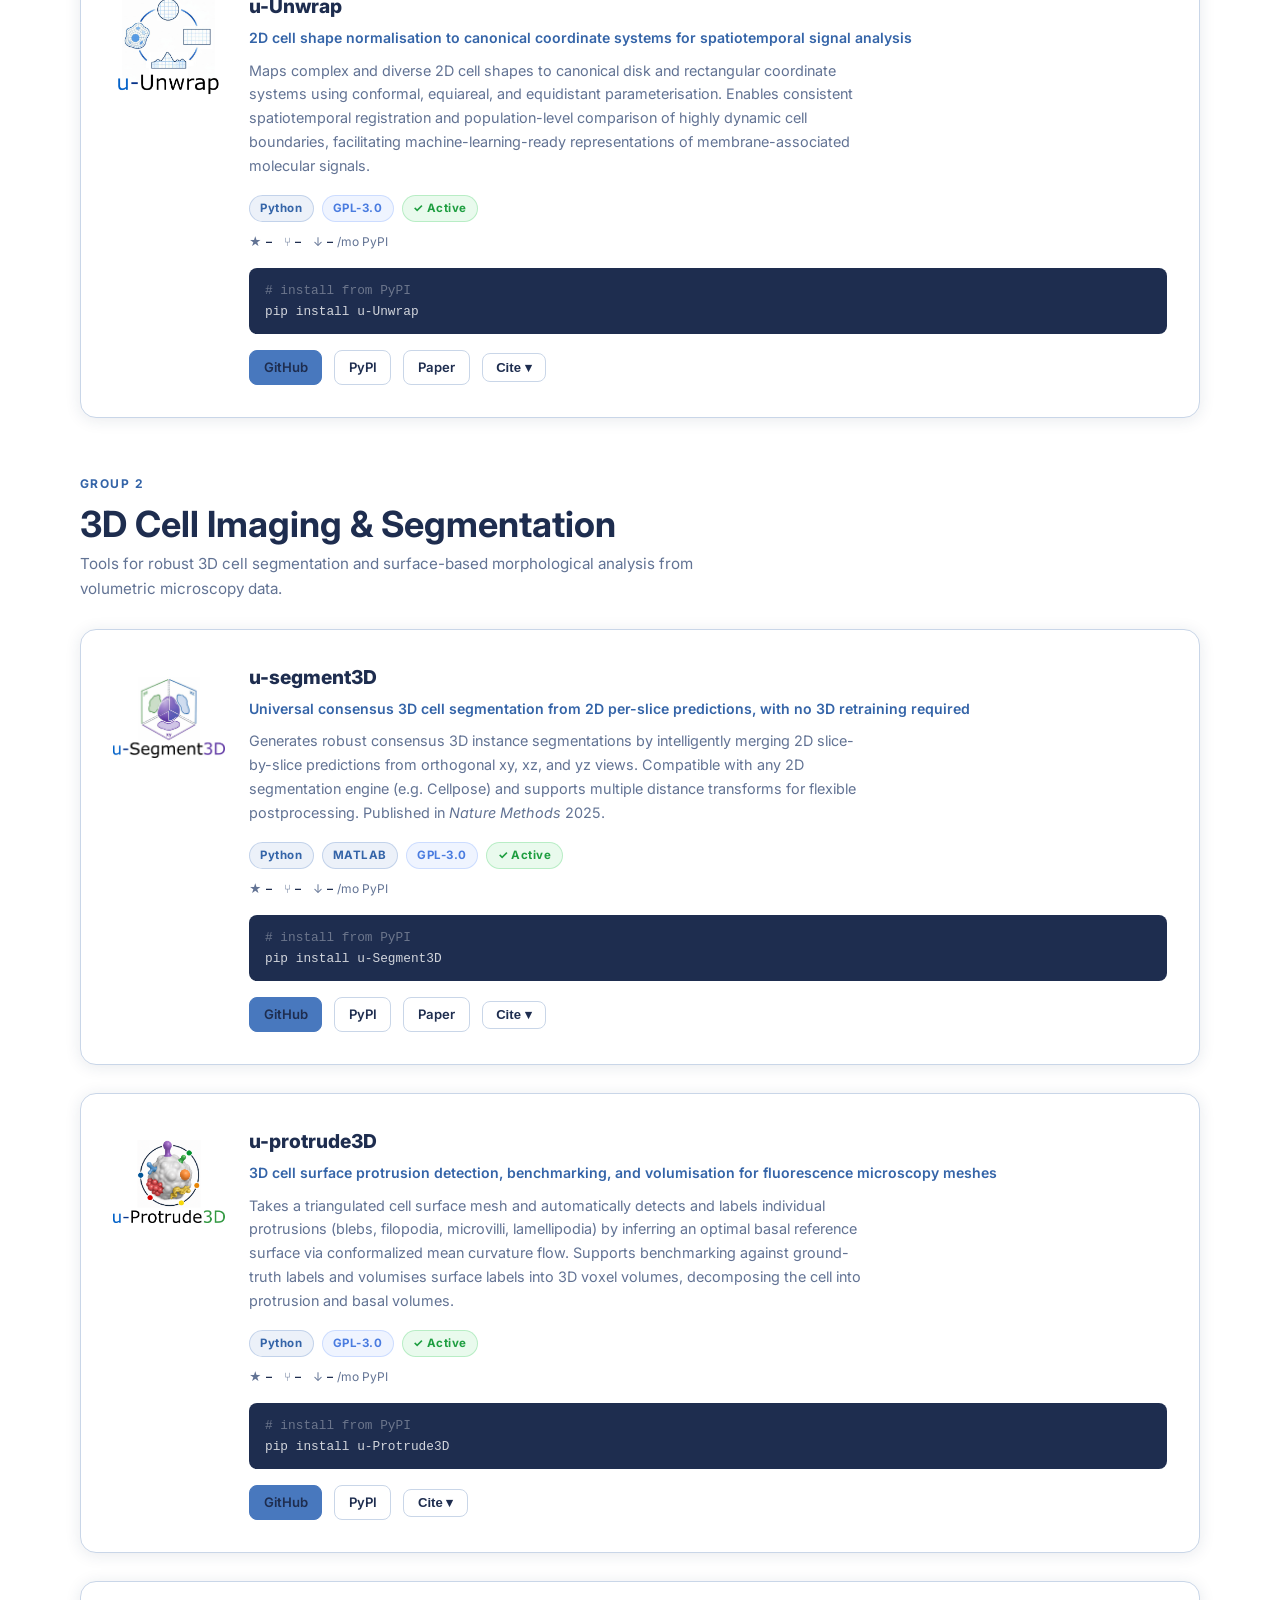
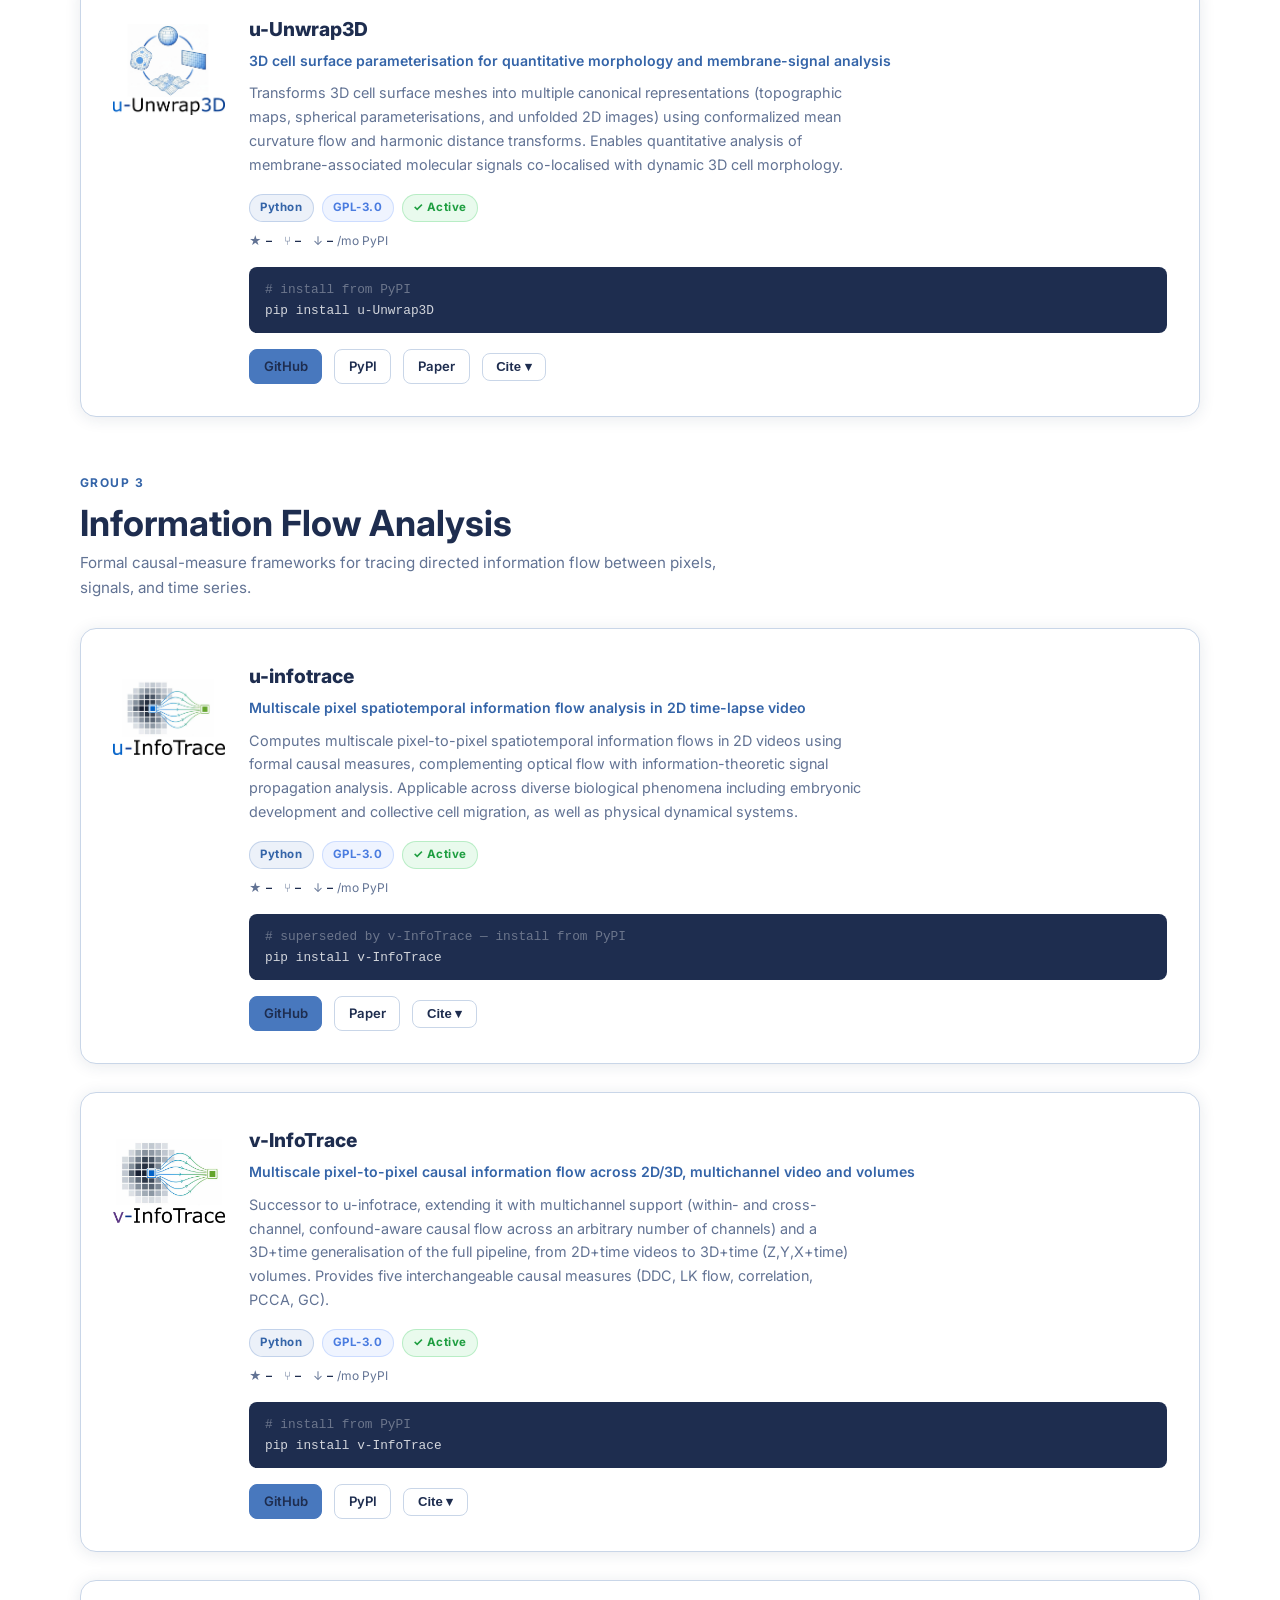
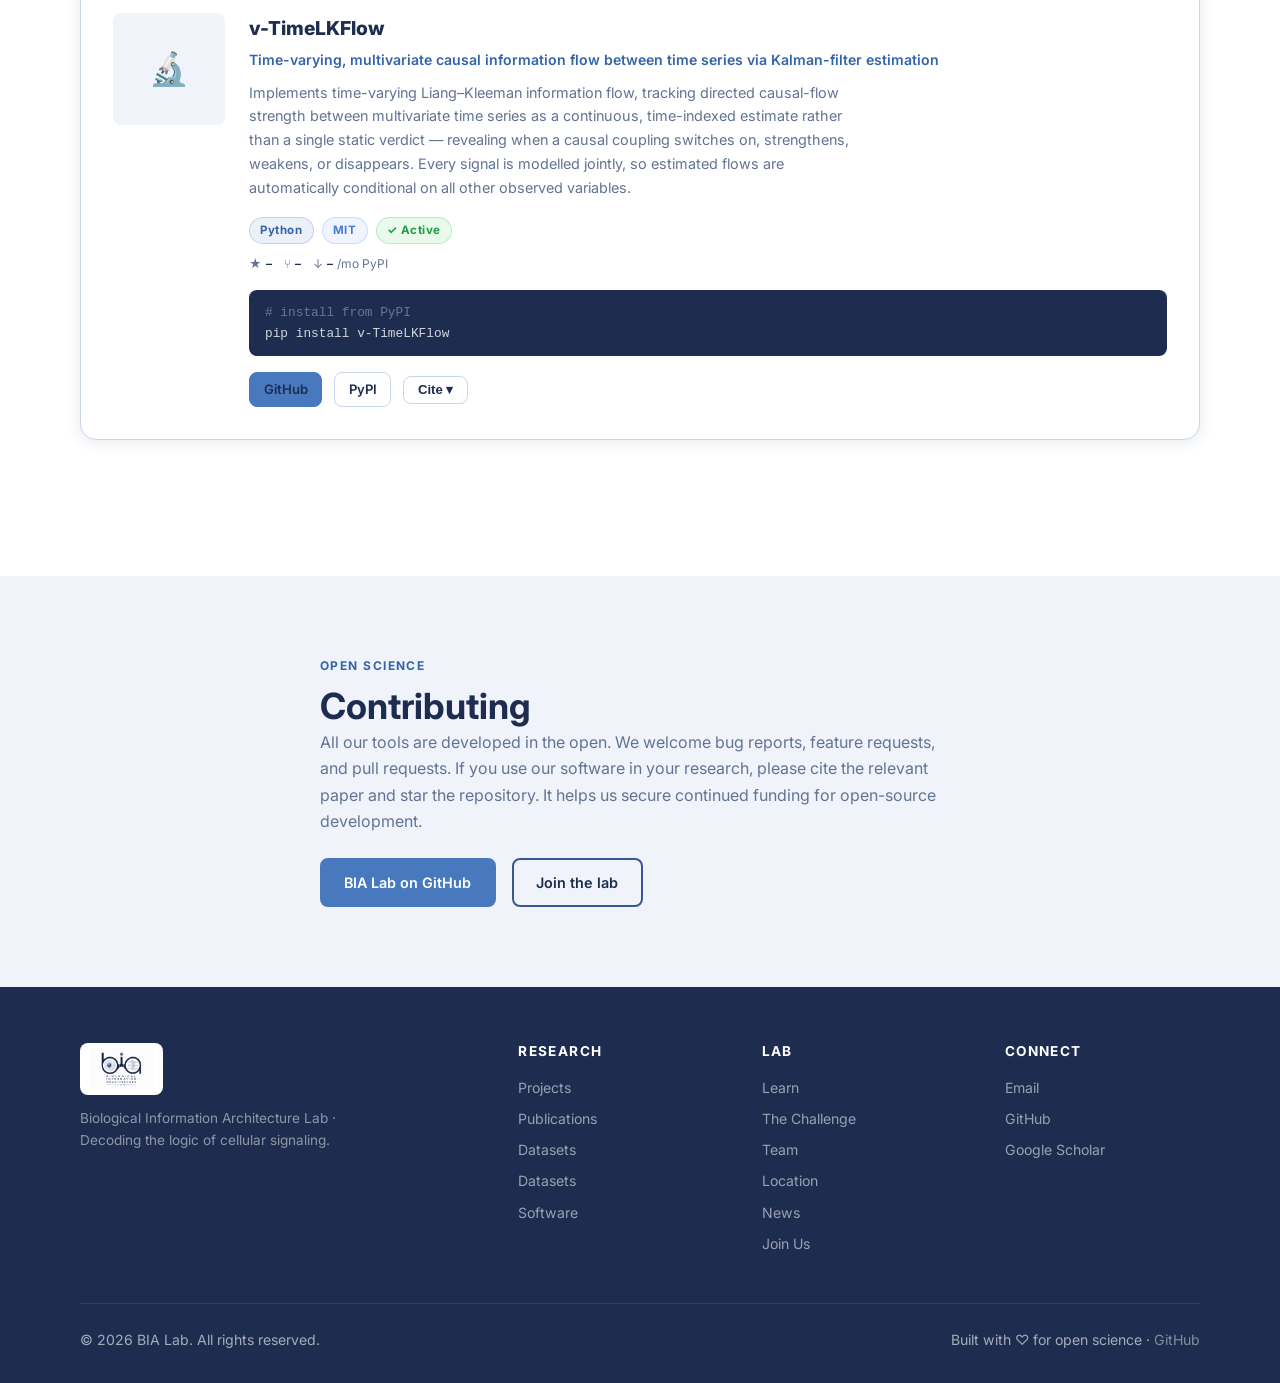
<file: software.html>
<!DOCTYPE html>
<html lang="en">
<head>
  <meta charset="UTF-8">
  <meta name="viewport" content="width=device-width, initial-scale=1.0">
  <title>Software — BIA Lab</title>
  <meta name="description" content="Open-source computational tools developed by the BIA Lab.">
  <link rel="preconnect" href="https://fonts.googleapis.com">
  <link rel="preconnect" href="https://fonts.gstatic.com" crossorigin>
  <link href="https://fonts.googleapis.com/css2?family=Inter:wght@400;500;600;700;800;900&display=swap" rel="stylesheet">
  <link rel="stylesheet" href="assets/css/main.css">
  <style>
    .page-hero { background: var(--navy); padding: 5rem 0 3.5rem; color: var(--white); }
    .page-hero .section-label { color: var(--teal); }
    .page-hero h1 { color: var(--white); margin-bottom: .75rem; }
    .page-hero p  { color: rgba(255,255,255,.65); font-size: 1.1rem; }

    .software-card {
      background: var(--white);
      border: 1px solid var(--border);
      border-radius: var(--radius-lg);
      padding: 2rem;
      box-shadow: var(--shadow);
      display: grid;
      grid-template-columns: auto 1fr;
      gap: 1.5rem;
      align-items: start;
      transition: transform .2s, box-shadow .2s;
    }
    .software-card:hover { transform: translateY(-3px); box-shadow: var(--shadow-lg); }

    .software-card__icon {
      width: 112px; height: 112px;
      border-radius: 14px;
      display: flex; align-items: center; justify-content: center;
      font-size: 1.6rem;
      flex-shrink: 0;
      overflow: hidden;
    }
    .software-card__name { font-size: 1.2rem; font-weight: 800; margin-bottom: .2rem; }
    .software-card__tagline { color: var(--teal-dark); font-size: .88rem; font-weight: 600; margin-bottom: .6rem; }
    .software-card__desc { color: var(--muted); font-size: .9rem; margin-bottom: 1.1rem; }

    .badge-row { display: flex; gap: .5rem; flex-wrap: wrap; margin-bottom: 1.1rem; }
    .badge {
      display: inline-flex; align-items: center; gap: .3rem;
      font-size: .72rem; font-weight: 700; letter-spacing: .04em;
      border-radius: 100px; padding: .2rem .65rem;
    }
    .badge-lang    { background: rgba(72,120,190,.1); color: var(--teal-dark); border: 1px solid rgba(72,120,190,.25); }
    .badge-license { background: rgba(100,150,255,.1); color: #4a7ce0; border: 1px solid rgba(100,150,255,.25); }
    .badge-status  { background: rgba(40,200,80,.1); color: #1e9e40; border: 1px solid rgba(40,200,80,.25); }

    .software-card__links { display: flex; gap: .75rem; flex-wrap: wrap; align-items: center; }
    .software-card__links a {
      font-size: .82rem; font-weight: 600;
      display: inline-flex; align-items: center; gap: .3rem;
      color: var(--navy); border: 1px solid var(--border);
      border-radius: var(--radius); padding: .35rem .85rem;
      text-decoration: none; transition: background .15s, color .15s;
    }
    .software-card__links a:hover { background: var(--navy); color: var(--white); }
    .software-card__links a.primary { background: var(--teal); color: var(--navy); border-color: var(--teal); }
    .software-card__links a.primary:hover { background: var(--teal-dark); color: var(--white); }

    .code-snippet {
      background: var(--navy);
      border-radius: var(--radius);
      padding: .75rem 1rem;
      font-family: var(--mono);
      font-size: .8rem;
      color: rgba(255,255,255,.8);
      margin-top: .75rem;
      overflow-x: auto;
    }
    .code-snippet .cm { color: rgba(255,255,255,.35); }

    .tool-group { margin-bottom: 3.5rem; }
    .tool-group__header { margin-bottom: 1.75rem; }
    .tool-group__header h2 { margin-bottom: .25rem; }
    .tool-group__header p { color: var(--muted); font-size: .95rem; }

    /* Citation download dropdown */
    .cite-drop { position: relative; display: inline-block; }
    .cite-drop__toggle {
      font-size: .82rem; font-weight: 600;
      color: var(--navy); border: 1px solid var(--border);
      border-radius: var(--radius); padding: .35rem .85rem;
      background: transparent; cursor: pointer;
      transition: background .15s, color .15s;
      white-space: nowrap;
    }
    .cite-drop__toggle:hover { background: var(--navy); color: var(--white); }
    .cite-drop__panel {
      position: absolute; bottom: calc(100% + 6px); left: 0;
      background: var(--white); border: 1px solid var(--border);
      border-radius: var(--radius); box-shadow: var(--shadow-lg);
      display: flex; flex-direction: column; min-width: 140px; z-index: 20;
    }
    .cite-drop__panel[hidden] { display: none; }
    .cite-drop__panel button {
      text-align: left; padding: .5rem .9rem;
      font-size: .82rem; font-weight: 600; color: var(--navy);
      background: none; border: none; cursor: pointer;
      transition: background .1s;
    }
    .cite-drop__panel button:hover { background: var(--off-white); }
    .cite-drop__panel button:first-child { border-radius: var(--radius) var(--radius) 0 0; }
    .cite-drop__panel button:last-child  { border-radius: 0 0 var(--radius) var(--radius); }

    @media (max-width: 600px) {
      .software-card { grid-template-columns: 1fr; }
    }
    .sw-metrics { display: flex; gap: .75rem; flex-wrap: wrap; margin-top: -.5rem; margin-bottom: 1rem; }
    .sw-metric { font-size: .75rem; color: var(--muted); display: flex; align-items: center; gap: .25rem; }
    .sw-metric span { font-weight: 600; color: var(--navy); font-variant-numeric: tabular-nums; }
  </style>
</head>
<body>

<nav class="nav">
  <div class="nav__inner">
    <a href="index.html" class="nav__logo"><img src="assets/img/bia_lab_logo.png" alt="BIA Lab" class="nav__logo-img"></a>
    <ul class="nav__links">
      <li><a href="index.html">Home</a></li>
      <li><a href="research.html">Research</a></li>
      <li><a href="publications.html">Publications</a></li>
      <li><a href="datasets.html">Datasets</a></li>
      <li><a href="software.html">Software</a></li>
      <li><a href="news.html">News</a></li>
      <li><a href="learn.html">Learn</a></li>
      <li><a href="collab.html">Collabs</a></li>
      <li><a href="challenge.html">The Challenge</a></li>
      <li><a href="team.html">Team</a></li>
      <li><a href="location.html">Location</a></li>
      <li><a href="join.html">Join Us</a></li>
    </ul>
    <a href="join.html" class="btn btn-primary btn-sm nav__cta">Open Positions</a>
    <button class="nav__burger" aria-label="Open menu"><span></span><span></span><span></span></button>
    <a href="join.html" class="btn btn-primary btn-sm nav__mobile-cta">Open Positions</a>
  </div>
</nav>

<div class="page-hero">
  <div class="container">
    <div class="section-label">Software</div>
    <h1>Open-source Tools</h1>
    <p>All our software is freely available. We believe in open, reproducible science. Install from PyPI or clone from GitHub.</p>
  </div>
  <a href="#content" class="scroll-hint" aria-label="Scroll down">
    <svg width="40" height="40" viewBox="0 0 28 28" fill="none" xmlns="http://www.w3.org/2000/svg" aria-hidden="true">
      <polyline points="5,10 14,19 23,10" stroke="var(--teal)" stroke-width="2.8" stroke-linecap="round" stroke-linejoin="round"/>
    </svg>
  </a>
</div>

<section class="section" id="content">
  <div class="container">

    <!-- Group 1: Cell Phenomics & Motion Analysis -->
    <div class="tool-group">
      <div class="tool-group__header">
        <div class="section-label">Group 1</div>
        <h2>Quantitative Cell Phenomics &amp; Motion Analysis</h2>
        <p>Frameworks for extracting, standardising, and comparing morphodynamic phenotypes from time-lapse microscopy.</p>
      </div>
      <div style="display:flex;flex-direction:column;gap:1.75rem;">

        <!-- SAM-SPOT -->
        <div class="software-card">
          <div class="software-card__icon"><img src="software_logos/SAM_SPOT_logo.png" alt="SAM-SPOT logo" style="width:100%;height:100%;object-fit:contain;"></div>
          <div>
            <div class="software-card__name">SAM-SPOT</div>
            <div class="software-card__tagline">Standardised phenotyping of dynamic cells and organoids using Shape, Appearance &amp; Motion features</div>
            <p class="software-card__desc">A three-stage pipeline (video segmentation, SAM phenome computation, and unsupervised phenotype clustering) for characterising dynamic cells and organoids in time-lapse imaging. Supports automated segmentation with pretrained neural networks and enables interpretable cross-experiment phenotype comparison. Two companion papers cover 2D fixed/live-cell imaging and 3D organoid applications.</p>
            <div class="badge-row">
              <span class="badge badge-lang">Python</span>
              <span class="badge badge-license">Ludwig License</span>
              <span class="badge badge-status">✓ Active</span>
            </div>
            <div class="sw-metrics" data-github="fyz11/SPOT" data-pypi="SAM-SPOT">
              <span class="sw-metric" data-m="stars">★ <span>–</span></span>
              <span class="sw-metric" data-m="forks">⑂ <span>–</span></span>
              <span class="sw-metric" data-m="pypi">↓ <span>–</span>/mo PyPI</span>
            </div>
            <div class="code-snippet"><span class="cm"># install from PyPI</span><br>pip install SAM-SPOT</div>
            <div class="software-card__links" style="margin-top:1rem;">
              <a href="https://github.com/fyz11/SPOT" class="primary" target="_blank" rel="noopener">GitHub</a>
              <a href="https://pypi.org/project/SAM-SPOT/" target="_blank" rel="noopener">PyPI</a>
              <a href="https://doi.org/10.1038/s41467-026-75505-8" target="_blank" rel="noopener">Paper (SPOT)</a>
              <a href="https://doi.org/10.1038/s41467-026-75506-7" target="_blank" rel="noopener">Paper (Organoids)</a>
              <div class="cite-drop" data-tool="sam-spot">
                <button class="cite-drop__toggle" type="button">Cite ▾</button>
                <div class="cite-drop__panel" hidden>
                  <button data-fmt="bibtex">BibTeX</button>
                  <button data-fmt="ris">RIS</button>
                  <button data-fmt="endnote">EndNote</button>
                </div>
              </div>
            </div>
          </div>
        </div>

        <!-- MOSES -->
        <div class="software-card">
          <div class="software-card__icon"><img src="software_logos/MOSES_logo.png" alt="MOSES logo" style="width:100%;height:100%;object-fit:contain;"></div>
          <div>
            <div class="software-card__name">MOSES</div>
            <div class="software-card__tagline">Motion sensing superpixels for quantifying collective cellular motion phenotypes</div>
            <p class="software-card__desc">A superpixel-based optical-flow framework for quantifying and discovering collective motion phenotypes in time-lapse microscopy without requiring single-cell tracking. Constructs motion meshes and extracts boundary and flow statistics from live-cell image sequences. Validated on epithelial monolayer and cancer cell migration datasets.</p>
            <div class="badge-row">
              <span class="badge badge-lang">Python</span>
              <span class="badge badge-license">Ludwig License</span>
              <span class="badge badge-status">✓ Active</span>
            </div>
            <div class="sw-metrics" data-github="BIA-Lab-Team/MOSES" data-pypi="v-MOSES">
              <span class="sw-metric" data-m="stars">★ <span>–</span></span>
              <span class="sw-metric" data-m="forks">⑂ <span>–</span></span>
              <span class="sw-metric" data-m="pypi">↓ <span>–</span>/mo PyPI</span>
            </div>
            <div class="code-snippet"><span class="cm"># install from PyPI</span><br>pip install v-MOSES</div>
            <div class="software-card__links" style="margin-top:1rem;">
              <a href="https://github.com/BIA-Lab-Team/MOSES" class="primary" target="_blank" rel="noopener">GitHub</a>
              <a href="https://pypi.org/project/v-MOSES/" target="_blank" rel="noopener">PyPI</a>
              <a href="https://elifesciences.org/articles/40162" target="_blank" rel="noopener">Paper (eLife)</a>
              <a href="https://bio-protocol.org/e3365" target="_blank" rel="noopener">Protocol (Bio-protocol)</a>
              <div class="cite-drop" data-tool="moses">
                <button class="cite-drop__toggle" type="button">Cite ▾</button>
                <div class="cite-drop__panel" hidden>
                  <button data-fmt="bibtex">BibTeX</button>
                  <button data-fmt="ris">RIS</button>
                  <button data-fmt="endnote">EndNote</button>
                </div>
              </div>
            </div>
          </div>
        </div>

        <!-- u-Unwrap -->
        <div class="software-card">
          <div class="software-card__icon"><img src="software_logos/u-Unwrap_logo.png" alt="u-Unwrap logo" style="width:100%;height:100%;object-fit:contain;"></div>
          <div>
            <div class="software-card__name">u-Unwrap</div>
            <div class="software-card__tagline">2D cell shape normalisation to canonical coordinate systems for spatiotemporal signal analysis</div>
            <p class="software-card__desc">Maps complex and diverse 2D cell shapes to canonical disk and rectangular coordinate systems using conformal, equiareal, and equidistant parameterisation. Enables consistent spatiotemporal registration and population-level comparison of highly dynamic cell boundaries, facilitating machine-learning-ready representations of membrane-associated molecular signals.</p>
            <div class="badge-row">
              <span class="badge badge-lang">Python</span>
              <span class="badge badge-license">GPL-3.0</span>
              <span class="badge badge-status">✓ Active</span>
            </div>
            <div class="sw-metrics" data-github="DanuserLab/u-unwrap" data-pypi="u-Unwrap">
              <span class="sw-metric" data-m="stars">★ <span>–</span></span>
              <span class="sw-metric" data-m="forks">⑂ <span>–</span></span>
              <span class="sw-metric" data-m="pypi">↓ <span>–</span>/mo PyPI</span>
            </div>
            <div class="code-snippet"><span class="cm"># install from PyPI</span><br>pip install u-Unwrap</div>
            <div class="software-card__links" style="margin-top:1rem;">
              <a href="https://github.com/DanuserLab/u-unwrap" class="primary" target="_blank" rel="noopener">GitHub</a>
              <a href="https://pypi.org/project/u-Unwrap/" target="_blank" rel="noopener">PyPI</a>
              <a href="https://openreview.net/forum?id=jUmTewPzII" target="_blank" rel="noopener">Paper</a>
              <div class="cite-drop" data-tool="u-unwrap">
                <button class="cite-drop__toggle" type="button">Cite ▾</button>
                <div class="cite-drop__panel" hidden>
                  <button data-fmt="bibtex">BibTeX</button>
                  <button data-fmt="ris">RIS</button>
                  <button data-fmt="endnote">EndNote</button>
                </div>
              </div>
            </div>
          </div>
        </div>

      </div>
    </div>

    <!-- Group 2: 3D Cell Imaging & Segmentation -->
    <div class="tool-group">
      <div class="tool-group__header">
        <div class="section-label">Group 2</div>
        <h2>3D Cell Imaging &amp; Segmentation</h2>
        <p>Tools for robust 3D cell segmentation and surface-based morphological analysis from volumetric microscopy data.</p>
      </div>
      <div style="display:flex;flex-direction:column;gap:1.75rem;">

        <!-- u-segment3D -->
        <div class="software-card">
          <div class="software-card__icon"><img src="software_logos/u-Segment3D_logo.png" alt="u-Segment3D logo" style="width:100%;height:100%;object-fit:contain;"></div>
          <div>
            <div class="software-card__name">u-segment3D</div>
            <div class="software-card__tagline">Universal consensus 3D cell segmentation from 2D per-slice predictions, with no 3D retraining required</div>
            <p class="software-card__desc">Generates robust consensus 3D instance segmentations by intelligently merging 2D slice-by-slice predictions from orthogonal xy, xz, and yz views. Compatible with any 2D segmentation engine (e.g. Cellpose) and supports multiple distance transforms for flexible postprocessing. Published in <em>Nature Methods</em> 2025.</p>
            <div class="badge-row">
              <span class="badge badge-lang">Python</span>
              <span class="badge badge-lang">MATLAB</span>
              <span class="badge badge-license">GPL-3.0</span>
              <span class="badge badge-status">✓ Active</span>
            </div>
            <div class="sw-metrics" data-github="DanuserLab/u-segment3D" data-pypi="u-Segment3D">
              <span class="sw-metric" data-m="stars">★ <span>–</span></span>
              <span class="sw-metric" data-m="forks">⑂ <span>–</span></span>
              <span class="sw-metric" data-m="pypi">↓ <span>–</span>/mo PyPI</span>
            </div>
            <div class="code-snippet"><span class="cm"># install from PyPI</span><br>pip install u-Segment3D</div>
            <div class="software-card__links" style="margin-top:1rem;">
              <a href="https://github.com/DanuserLab/u-segment3D" class="primary" target="_blank" rel="noopener">GitHub</a>
              <a href="https://pypi.org/project/u-Segment3D/" target="_blank" rel="noopener">PyPI</a>
              <a href="https://www.nature.com/articles/s41592-025-02887-w" target="_blank" rel="noopener">Paper</a>
              <div class="cite-drop" data-tool="u-segment3d">
                <button class="cite-drop__toggle" type="button">Cite ▾</button>
                <div class="cite-drop__panel" hidden>
                  <button data-fmt="bibtex">BibTeX</button>
                  <button data-fmt="ris">RIS</button>
                  <button data-fmt="endnote">EndNote</button>
                </div>
              </div>
            </div>
          </div>
        </div>

        <!-- u-protrude3D -->
        <div class="software-card">
          <div class="software-card__icon"><img src="software_logos/u-Protrude3D_logo.png" alt="u-Protrude3D logo" style="width:100%;height:100%;object-fit:contain;"></div>
          <div>
            <div class="software-card__name">u-protrude3D</div>
            <div class="software-card__tagline">3D cell surface protrusion detection, benchmarking, and volumisation for fluorescence microscopy meshes</div>
            <p class="software-card__desc">Takes a triangulated cell surface mesh and automatically detects and labels individual protrusions (blebs, filopodia, microvilli, lamellipodia) by inferring an optimal basal reference surface via conformalized mean curvature flow. Supports benchmarking against ground-truth labels and volumises surface labels into 3D voxel volumes, decomposing the cell into protrusion and basal volumes.</p>
            <div class="badge-row">
              <span class="badge badge-lang">Python</span>
              <span class="badge badge-license">GPL-3.0</span>
              <span class="badge badge-status">✓ Active</span>
            </div>
            <div class="sw-metrics" data-github="DanuserLab/u-protrude3D" data-pypi="u-Protrude3D">
              <span class="sw-metric" data-m="stars">★ <span>–</span></span>
              <span class="sw-metric" data-m="forks">⑂ <span>–</span></span>
              <span class="sw-metric" data-m="pypi">↓ <span>–</span>/mo PyPI</span>
            </div>
            <div class="code-snippet"><span class="cm"># install from PyPI</span><br>pip install u-Protrude3D</div>
            <div class="software-card__links" style="margin-top:1rem;">
              <a href="https://github.com/DanuserLab/u-protrude3D" class="primary" target="_blank" rel="noopener">GitHub</a>
              <a href="https://pypi.org/project/u-Protrude3D/" target="_blank" rel="noopener">PyPI</a>
              <div class="cite-drop" data-tool="u-protrude3d">
                <button class="cite-drop__toggle" type="button">Cite ▾</button>
                <div class="cite-drop__panel" hidden>
                  <button data-fmt="bibtex">BibTeX</button>
                  <button data-fmt="ris">RIS</button>
                  <button data-fmt="endnote">EndNote</button>
                </div>
              </div>
            </div>
          </div>
        </div>

        <!-- u-Unwrap3D -->
        <div class="software-card">
          <div class="software-card__icon"><img src="software_logos/u-Unwrap3D_logo.png" alt="u-Unwrap3D logo" style="width:100%;height:100%;object-fit:contain;"></div>
          <div>
            <div class="software-card__name">u-Unwrap3D</div>
            <div class="software-card__tagline">3D cell surface parameterisation for quantitative morphology and membrane-signal analysis</div>
            <p class="software-card__desc">Transforms 3D cell surface meshes into multiple canonical representations (topographic maps, spherical parameterisations, and unfolded 2D images) using conformalized mean curvature flow and harmonic distance transforms. Enables quantitative analysis of membrane-associated molecular signals co-localised with dynamic 3D cell morphology.</p>
            <div class="badge-row">
              <span class="badge badge-lang">Python</span>
              <span class="badge badge-license">GPL-3.0</span>
              <span class="badge badge-status">✓ Active</span>
            </div>
            <div class="sw-metrics" data-github="DanuserLab/u-unwrap3D" data-pypi="u-Unwrap3D">
              <span class="sw-metric" data-m="stars">★ <span>–</span></span>
              <span class="sw-metric" data-m="forks">⑂ <span>–</span></span>
              <span class="sw-metric" data-m="pypi">↓ <span>–</span>/mo PyPI</span>
            </div>
            <div class="code-snippet"><span class="cm"># install from PyPI</span><br>pip install u-Unwrap3D</div>
            <div class="software-card__links" style="margin-top:1rem;">
              <a href="https://github.com/DanuserLab/u-unwrap3D" class="primary" target="_blank" rel="noopener">GitHub</a>
              <a href="https://pypi.org/project/u-Unwrap3D/" target="_blank" rel="noopener">PyPI</a>
              <a href="https://www.biorxiv.org/content/10.1101/2023.04.12.536640" target="_blank" rel="noopener">Paper</a>
              <div class="cite-drop" data-tool="u-unwrap3d">
                <button class="cite-drop__toggle" type="button">Cite ▾</button>
                <div class="cite-drop__panel" hidden>
                  <button data-fmt="bibtex">BibTeX</button>
                  <button data-fmt="ris">RIS</button>
                  <button data-fmt="endnote">EndNote</button>
                </div>
              </div>
            </div>
          </div>
        </div>

      </div>
    </div>

    <!-- Group 3: Information Flow Analysis -->
    <div class="tool-group">
      <div class="tool-group__header">
        <div class="section-label">Group 3</div>
        <h2>Information Flow Analysis</h2>
        <p>Formal causal-measure frameworks for tracing directed information flow between pixels, signals, and time series.</p>
      </div>
      <div style="display:flex;flex-direction:column;gap:1.75rem;">

        <!-- u-infotrace -->
        <div class="software-card">
          <div class="software-card__icon"><img src="software_logos/u-InfoTrace_logo.png" alt="u-InfoTrace logo" style="width:100%;height:100%;object-fit:contain;"></div>
          <div>
            <div class="software-card__name">u-infotrace</div>
            <div class="software-card__tagline">Multiscale pixel spatiotemporal information flow analysis in 2D time-lapse video</div>
            <p class="software-card__desc">Computes multiscale pixel-to-pixel spatiotemporal information flows in 2D videos using formal causal measures, complementing optical flow with information-theoretic signal propagation analysis. Applicable across diverse biological phenomena including embryonic development and collective cell migration, as well as physical dynamical systems.</p>
            <div class="badge-row">
              <span class="badge badge-lang">Python</span>
              <span class="badge badge-license">GPL-3.0</span>
              <span class="badge badge-status">✓ Active</span>
            </div>
            <div class="sw-metrics" data-github="BIA-Lab-Team/v-InfoTrace" data-pypi="v-InfoTrace">
              <span class="sw-metric" data-m="stars">★ <span>–</span></span>
              <span class="sw-metric" data-m="forks">⑂ <span>–</span></span>
              <span class="sw-metric" data-m="pypi">↓ <span>–</span>/mo PyPI</span>
            </div>
            <div class="code-snippet"><span class="cm"># superseded by v-InfoTrace &mdash; install from PyPI</span><br>pip install v-InfoTrace</div>
            <div class="software-card__links" style="margin-top:1rem;">
              <a href="https://github.com/BIA-Lab-Team/v-InfoTrace" class="primary" target="_blank" rel="noopener">GitHub</a>
              <a href="https://openreview.net/forum?id=4P0qQrU_SlN" target="_blank" rel="noopener">Paper</a>
              <div class="cite-drop" data-tool="u-infotrace">
                <button class="cite-drop__toggle" type="button">Cite ▾</button>
                <div class="cite-drop__panel" hidden>
                  <button data-fmt="bibtex">BibTeX</button>
                  <button data-fmt="ris">RIS</button>
                  <button data-fmt="endnote">EndNote</button>
                </div>
              </div>
            </div>
          </div>
        </div>

        <!-- v-InfoTrace -->
        <div class="software-card">
          <div class="software-card__icon"><img src="software_logos/v-InfoTrace_logo.png" alt="v-InfoTrace logo" style="width:100%;height:100%;object-fit:contain;"></div>
          <div>
            <div class="software-card__name">v-InfoTrace</div>
            <div class="software-card__tagline">Multiscale pixel-to-pixel causal information flow across 2D/3D, multichannel video and volumes</div>
            <p class="software-card__desc">Successor to u-infotrace, extending it with multichannel support (within- and cross-channel, confound-aware causal flow across an arbitrary number of channels) and a 3D+time generalisation of the full pipeline, from 2D+time videos to 3D+time (Z,Y,X+time) volumes. Provides five interchangeable causal measures (DDC, LK flow, correlation, PCCA, GC).</p>
            <div class="badge-row">
              <span class="badge badge-lang">Python</span>
              <span class="badge badge-license">GPL-3.0</span>
              <span class="badge badge-status">✓ Active</span>
            </div>
            <div class="sw-metrics" data-github="BIA-Lab-Team/v-InfoTrace" data-pypi="v-InfoTrace">
              <span class="sw-metric" data-m="stars">★ <span>–</span></span>
              <span class="sw-metric" data-m="forks">⑂ <span>–</span></span>
              <span class="sw-metric" data-m="pypi">↓ <span>–</span>/mo PyPI</span>
            </div>
            <div class="code-snippet"><span class="cm"># install from PyPI</span><br>pip install v-InfoTrace</div>
            <div class="software-card__links" style="margin-top:1rem;">
              <a href="https://github.com/BIA-Lab-Team/v-InfoTrace" class="primary" target="_blank" rel="noopener">GitHub</a>
              <a href="https://pypi.org/project/v-InfoTrace/" target="_blank" rel="noopener">PyPI</a>
              <div class="cite-drop" data-tool="v-infotrace">
                <button class="cite-drop__toggle" type="button">Cite ▾</button>
                <div class="cite-drop__panel" hidden>
                  <button data-fmt="bibtex">BibTeX</button>
                  <button data-fmt="ris">RIS</button>
                  <button data-fmt="endnote">EndNote</button>
                </div>
              </div>
            </div>
          </div>
        </div>

        <!-- v-TimeLKFlow -->
        <div class="software-card">
          <div class="software-card__icon" style="background:var(--off-white);border-radius:var(--radius);display:flex;align-items:center;justify-content:center;font-size:2rem;">🔬</div>
          <div>
            <div class="software-card__name">v-TimeLKFlow</div>
            <div class="software-card__tagline">Time-varying, multivariate causal information flow between time series via Kalman-filter estimation</div>
            <p class="software-card__desc">Implements time-varying Liang–Kleeman information flow, tracking directed causal-flow strength between multivariate time series as a continuous, time-indexed estimate rather than a single static verdict — revealing when a causal coupling switches on, strengthens, weakens, or disappears. Every signal is modelled jointly, so estimated flows are automatically conditional on all other observed variables.</p>
            <div class="badge-row">
              <span class="badge badge-lang">Python</span>
              <span class="badge badge-license">MIT</span>
              <span class="badge badge-status">✓ Active</span>
            </div>
            <div class="sw-metrics" data-github="BIA-Lab-Team/v-TimeLKFlow" data-pypi="v-TimeLKFlow">
              <span class="sw-metric" data-m="stars">★ <span>–</span></span>
              <span class="sw-metric" data-m="forks">⑂ <span>–</span></span>
              <span class="sw-metric" data-m="pypi">↓ <span>–</span>/mo PyPI</span>
            </div>
            <div class="code-snippet"><span class="cm"># install from PyPI</span><br>pip install v-TimeLKFlow</div>
            <div class="software-card__links" style="margin-top:1rem;">
              <a href="https://github.com/BIA-Lab-Team/v-TimeLKFlow" class="primary" target="_blank" rel="noopener">GitHub</a>
              <a href="https://pypi.org/project/v-TimeLKFlow/" target="_blank" rel="noopener">PyPI</a>
              <div class="cite-drop" data-tool="v-timelkflow">
                <button class="cite-drop__toggle" type="button">Cite ▾</button>
                <div class="cite-drop__panel" hidden>
                  <button data-fmt="bibtex">BibTeX</button>
                  <button data-fmt="ris">RIS</button>
                  <button data-fmt="endnote">EndNote</button>
                </div>
              </div>
            </div>
          </div>
        </div>

      </div>
    </div>

  </div>
</section>

<!-- Contributing -->
<section class="section section--alt">
  <div class="container" style="max-width:720px;">
    <div class="section-label">Open Science</div>
    <h2>Contributing</h2>
    <p style="color:var(--muted);margin-bottom:1.5rem;">All our tools are developed in the open. We welcome bug reports, feature requests, and pull requests. If you use our software in your research, please cite the relevant paper and star the repository. It helps us secure continued funding for open-source development.</p>
    <div style="display:flex;gap:1rem;flex-wrap:wrap;">
      <a href="https://github.com/BIA-Lab-Team" class="btn btn-primary" target="_blank" rel="noopener">BIA Lab on GitHub</a>
      <a href="join.html" class="btn btn-outline-dark">Join the lab</a>
    </div>
  </div>
</section>

<footer class="footer">
  <div class="container">
    <div class="footer__grid">
      <div class="footer__brand">
        <a href="index.html"><img src="assets/img/bia_lab_logo.png" alt="BIA Lab" class="footer__logo-img"></a>
        <p>Biological Information Architecture Lab · Decoding the logic of cellular signaling.</p>
      </div>
      <div><h4>Research</h4><ul><li><a href="research.html">Projects</a></li><li><a href="publications.html">Publications</a></li><li><a href="datasets.html">Datasets</a></li>
      <li><a href="datasets.html">Datasets</a></li><li><a href="software.html">Software</a></li></ul></div>
      <div><h4>Lab</h4><ul><li><a href="learn.html">Learn</a></li>
      <li><a href="challenge.html">The Challenge</a></li>
      <li><a href="team.html">Team</a></li><li><a href="location.html">Location</a></li><li><a href="news.html">News</a></li><li><a href="join.html">Join Us</a></li></ul></div>
      <div><h4>Connect</h4><ul><li><a href="mailto:felix.y.zhou@vanderbilt.edu">Email</a></li><li><a href="https://github.com/BIA-Lab-Team" target="_blank" rel="noopener">GitHub</a></li><li><a href="https://scholar.google.com/citations?user=iRTxWEMAAAAJ&hl=en" target="_blank" rel="noopener">Google Scholar</a></li></ul></div>
    </div>
    <div class="footer__bottom"><span>© 2026 BIA Lab. All rights reserved.</span><span>Built with ♡ for open science · <a href="https://github.com/BIA-Lab-Team" target="_blank" rel="noopener">GitHub</a></span></div>
  </div>
</footer>

<script src="assets/js/nav.js"></script>
<script>
const CITATIONS = {
  'sam-spot': {
    bibtex: {
      text: `@article{zhou2026spot,
  title   = {Development of a universal imaging 'phenome' using shape, appearance and motion ({SAM}) features and the {SAM} Phenotype Observation Tool ({SPOT})},
  author  = {Zhou, Felix Y. and Norton-Steele, A. and Marsh, L. and Byrne, H.M. and Harrington, H.A. and Lu, X.},
  journal = {Nature Communications},
  volume  = {17},
  pages   = {8409},
  year    = {2026},
  doi     = {10.1038/s41467-026-75505-8}
}

@article{zhou2026spot_organoids,
  title   = {Identifying phenotype--genotype--function coupling in {3D} organoid imaging using {SPOT}},
  author  = {Zhou, Felix Y. and Jacobs, B.A. and Norton-Steele, A. and Han, X. and Zhou, L. and Carroll, T.M. and others},
  journal = {Nature Communications},
  volume  = {17},
  pages   = {8410},
  year    = {2026},
  doi     = {10.1038/s41467-026-75506-7}
}`,
      ext: 'bib', mime: 'application/x-bibtex'
    },
    ris: {
      text: `TY  - JOUR
TI  - Development of a universal imaging 'phenome' using shape, appearance and motion (SAM) features and the SAM Phenotype Observation Tool (SPOT)
AU  - Zhou, Felix Y.
AU  - Norton-Steele, A.
AU  - Marsh, L.
AU  - Byrne, H.M.
AU  - Harrington, H.A.
AU  - Lu, X.
JO  - Nature Communications
VL  - 17
SP  - 8409
PY  - 2026
DO  - 10.1038/s41467-026-75505-8
ER  -

TY  - JOUR
TI  - Identifying phenotype-genotype-function coupling in 3D organoid imaging using SPOT
AU  - Zhou, Felix Y.
AU  - Jacobs, B.A.
AU  - Norton-Steele, A.
AU  - Han, X.
AU  - Zhou, L.
AU  - Carroll, T.M.
JO  - Nature Communications
VL  - 17
SP  - 8410
PY  - 2026
DO  - 10.1038/s41467-026-75506-7
ER  - `,
      ext: 'ris', mime: 'application/x-research-info-systems'
    },
    endnote: {
      text: `%0 Journal Article
%T Development of a universal imaging 'phenome' using shape, appearance and motion (SAM) features and the SAM Phenotype Observation Tool (SPOT)
%A Zhou, Felix Y.
%A Norton-Steele, A.
%A Marsh, L.
%A Byrne, H.M.
%A Harrington, H.A.
%A Lu, X.
%J Nature Communications
%V 17
%P 8409
%D 2026
%R 10.1038/s41467-026-75505-8

%0 Journal Article
%T Identifying phenotype-genotype-function coupling in 3D organoid imaging using SPOT
%A Zhou, Felix Y.
%A Jacobs, B.A.
%A Norton-Steele, A.
%A Han, X.
%A Zhou, L.
%A Carroll, T.M.
%J Nature Communications
%V 17
%P 8410
%D 2026
%R 10.1038/s41467-026-75506-7`,
      ext: 'enw', mime: 'text/plain'
    }
  },

  'moses': {
    bibtex: {
      text: `@article{zhou2019moses,
  title   = {Motion sensing superpixels ({MOSES}) is a systematic computational framework to quantify and discover cellular motion phenotypes},
  author  = {Zhou, Felix Y. and Ruiz-Puig, C. and Owen, R.P. and White, M.J. and Rittscher, J. and Lu, X.},
  journal = {eLife},
  volume  = {8},
  pages   = {e40162},
  year    = {2019},
  doi     = {10.7554/eLife.40162},
  url     = {https://elifesciences.org/articles/40162}
}

@article{zhou2019moses_protocol,
  title   = {Characterization of Biological Motion Using Motion Sensing Superpixels},
  author  = {Zhou, Felix Y. and Ruiz-Puig, C. and Owen, R.P. and White, M.J. and Rittscher, J. and Lu, X.},
  journal = {Bio-protocol},
  volume  = {9},
  number  = {18},
  pages   = {e3365},
  year    = {2019},
  url     = {https://bio-protocol.org/e3365}
}`,
      ext: 'bib', mime: 'application/x-bibtex'
    },
    ris: {
      text: `TY  - JOUR
TI  - Motion sensing superpixels (MOSES) is a systematic computational framework to quantify and discover cellular motion phenotypes
AU  - Zhou, Felix Y.
AU  - Ruiz-Puig, C.
AU  - Owen, R.P.
AU  - White, M.J.
AU  - Rittscher, J.
AU  - Lu, X.
JO  - eLife
VL  - 8
SP  - e40162
PY  - 2019
DO  - 10.7554/eLife.40162
UR  - https://elifesciences.org/articles/40162
ER  -

TY  - JOUR
TI  - Characterization of Biological Motion Using Motion Sensing Superpixels
AU  - Zhou, Felix Y.
AU  - Ruiz-Puig, C.
AU  - Owen, R.P.
AU  - White, M.J.
AU  - Rittscher, J.
AU  - Lu, X.
JO  - Bio-protocol
VL  - 9
IS  - 18
SP  - e3365
PY  - 2019
UR  - https://bio-protocol.org/e3365
ER  - `,
      ext: 'ris', mime: 'application/x-research-info-systems'
    },
    endnote: {
      text: `%0 Journal Article
%T Motion sensing superpixels (MOSES) is a systematic computational framework to quantify and discover cellular motion phenotypes
%A Zhou, Felix Y.
%A Ruiz-Puig, C.
%A Owen, R.P.
%A White, M.J.
%A Rittscher, J.
%A Lu, X.
%J eLife
%V 8
%P e40162
%D 2019
%R 10.7554/eLife.40162
%U https://elifesciences.org/articles/40162

%0 Journal Article
%T Characterization of Biological Motion Using Motion Sensing Superpixels
%A Zhou, Felix Y.
%A Ruiz-Puig, C.
%A Owen, R.P.
%A White, M.J.
%A Rittscher, J.
%A Lu, X.
%J Bio-protocol
%V 9
%N 18
%P e3365
%D 2019
%U https://bio-protocol.org/e3365`,
      ext: 'enw', mime: 'text/plain'
    }
  },

  'u-unwrap': {
    bibtex: {
      text: `@inproceedings{yu2025uwrap,
  title     = {Mapping Cell Morphology to a Standard Coordinate System for Analyzing Dynamic Cell Signaling},
  author    = {Yu, S. and Danuser, G. and Zhou, Felix Y.},
  booktitle = {NeurIPS 2025 Workshop for Imageomics},
  year      = {2025},
  url       = {https://openreview.net/forum?id=jUmTewPzII}
}`,
      ext: 'bib', mime: 'application/x-bibtex'
    },
    ris: {
      text: `TY  - CONF
TI  - Mapping Cell Morphology to a Standard Coordinate System for Analyzing Dynamic Cell Signaling
AU  - Yu, S.
AU  - Danuser, G.
AU  - Zhou, Felix Y.
T2  - NeurIPS 2025 Workshop for Imageomics
PY  - 2025
UR  - https://openreview.net/forum?id=jUmTewPzII
ER  - `,
      ext: 'ris', mime: 'application/x-research-info-systems'
    },
    endnote: {
      text: `%0 Conference Paper
%T Mapping Cell Morphology to a Standard Coordinate System for Analyzing Dynamic Cell Signaling
%A Yu, S.
%A Danuser, G.
%A Zhou, Felix Y.
%B NeurIPS 2025 Workshop for Imageomics
%D 2025
%U https://openreview.net/forum?id=jUmTewPzII`,
      ext: 'enw', mime: 'text/plain'
    }
  },

  'u-infotrace': {
    bibtex: {
      text: `@inproceedings{zhou2022infotrace,
  title     = {Multiscale Pixel Spatiotemporal Information Flows},
  author    = {Zhou, Felix Y. and Ravishankar, R.},
  booktitle = {NeurIPS 2022 Workshop on Causality for Dynamical Systems},
  year      = {2022},
  url       = {https://openreview.net/forum?id=4P0qQrU_SlN}
}`,
      ext: 'bib', mime: 'application/x-bibtex'
    },
    ris: {
      text: `TY  - CONF
TI  - Multiscale Pixel Spatiotemporal Information Flows
AU  - Zhou, Felix Y.
AU  - Ravishankar, R.
T2  - NeurIPS 2022 Workshop on Causality for Dynamical Systems
PY  - 2022
UR  - https://openreview.net/forum?id=4P0qQrU_SlN
ER  - `,
      ext: 'ris', mime: 'application/x-research-info-systems'
    },
    endnote: {
      text: `%0 Conference Paper
%T Multiscale Pixel Spatiotemporal Information Flows
%A Zhou, Felix Y.
%A Ravishankar, R.
%B NeurIPS 2022 Workshop on Causality for Dynamical Systems
%D 2022
%U https://openreview.net/forum?id=4P0qQrU_SlN`,
      ext: 'enw', mime: 'text/plain'
    }
  },

  'v-infotrace': {
    bibtex: {
      text: `@software{zhou2026vinfotrace,
  author    = {Zhou, Felix Y.},
  title     = {v-{InfoTrace}: Multiscale Pixel Spatiotemporal Information Flows},
  year      = {2026},
  url       = {https://github.com/BIA-Lab-Team/v-InfoTrace},
  note      = {No standalone paper yet; builds on Zhou \\& Ravishankar, NeurIPS 2022 Workshop on Causality for Dynamical Systems}
}`, ext: 'bib', mime: 'application/x-bibtex'
    },
    ris: {
      text: `TY  - COMP
AU  - Zhou, Felix Y.
TI  - v-InfoTrace: Multiscale Pixel Spatiotemporal Information Flows
PY  - 2026
UR  - https://github.com/BIA-Lab-Team/v-InfoTrace
N1  - No standalone paper yet; builds on Zhou & Ravishankar, NeurIPS 2022 Workshop on Causality for Dynamical Systems
ER  -`, ext: 'ris', mime: 'application/x-research-info-systems'
    },
    endnote: {
      text: `%0 Computer Program
%A Zhou, Felix Y.
%T v-InfoTrace: Multiscale Pixel Spatiotemporal Information Flows
%D 2026
%U https://github.com/BIA-Lab-Team/v-InfoTrace
%Z No standalone paper yet; builds on Zhou & Ravishankar, NeurIPS 2022 Workshop on Causality for Dynamical Systems`, ext: 'enw', mime: 'text/plain'
    }
  },

  'v-timelkflow': {
    bibtex: {
      text: `@software{zhou2026vtimelkflow,
  author    = {Zhou, Felix Y.},
  title     = {v-{TimeLKFlow}: Time-Varying Liang-Kleeman Information Flow Implementations},
  year      = {2026},
  url       = {https://github.com/BIA-Lab-Team/v-TimeLKFlow},
  note      = {Associated paper forthcoming}
}`, ext: 'bib', mime: 'application/x-bibtex'
    },
    ris: {
      text: `TY  - COMP
AU  - Zhou, Felix Y.
TI  - v-TimeLKFlow: Time-Varying Liang-Kleeman Information Flow Implementations
PY  - 2026
UR  - https://github.com/BIA-Lab-Team/v-TimeLKFlow
N1  - Associated paper forthcoming
ER  -`, ext: 'ris', mime: 'application/x-research-info-systems'
    },
    endnote: {
      text: `%0 Computer Program
%A Zhou, Felix Y.
%T v-TimeLKFlow: Time-Varying Liang-Kleeman Information Flow Implementations
%D 2026
%U https://github.com/BIA-Lab-Team/v-TimeLKFlow
%Z Associated paper forthcoming`, ext: 'enw', mime: 'text/plain'
    }
  },

  'u-segment3d': {
    bibtex: {
      text: `@article{zhou2025usegment3d,
  title   = {Universal consensus {3D} segmentation of cells from {2D} segmented stacks ({u-segment3D})},
  author  = {Zhou, Felix Y. and Marin, Z. and Yapp, C. and Zou, Q. and Nanes, B.A. and Daetwyler, S. and Jamieson, A.R. and others},
  journal = {Nature Methods},
  volume  = {22},
  number  = {11},
  pages   = {2386--2399},
  year    = {2025},
  doi     = {10.1038/s41592-025-02887-w},
  url     = {https://www.nature.com/articles/s41592-025-02887-w}
}`,
      ext: 'bib', mime: 'application/x-bibtex'
    },
    ris: {
      text: `TY  - JOUR
TI  - Universal consensus 3D segmentation of cells from 2D segmented stacks (u-segment3D)
AU  - Zhou, Felix Y.
AU  - Marin, Z.
AU  - Yapp, C.
AU  - Zou, Q.
AU  - Nanes, B.A.
AU  - Daetwyler, S.
AU  - Jamieson, A.R.
JO  - Nature Methods
VL  - 22
IS  - 11
SP  - 2386
EP  - 2399
PY  - 2025
DO  - 10.1038/s41592-025-02887-w
UR  - https://www.nature.com/articles/s41592-025-02887-w
ER  - `,
      ext: 'ris', mime: 'application/x-research-info-systems'
    },
    endnote: {
      text: `%0 Journal Article
%T Universal consensus 3D segmentation of cells from 2D segmented stacks (u-segment3D)
%A Zhou, Felix Y.
%A Marin, Z.
%A Yapp, C.
%A Zou, Q.
%A Nanes, B.A.
%A Daetwyler, S.
%A Jamieson, A.R.
%J Nature Methods
%V 22
%N 11
%P 2386-2399
%D 2025
%R 10.1038/s41592-025-02887-w
%U https://www.nature.com/articles/s41592-025-02887-w`,
      ext: 'enw', mime: 'text/plain'
    }
  },

  'u-protrude3d': {
    bibtex: {
      text: `@software{zhou2026uprotrude3d,
  author    = {Zhou, Felix Y. and others},
  title     = {u-{Protrude3D}: {3D} Cell Surface Protrusion Detection and Volumisation},
  year      = {2026},
  url       = {https://github.com/DanuserLab/u-protrude3D},
  note      = {Associated paper forthcoming}
}`, ext: 'bib', mime: 'application/x-bibtex'
    },
    ris: {
      text: `TY  - COMP
AU  - Zhou, Felix Y.
TI  - u-Protrude3D: 3D Cell Surface Protrusion Detection and Volumisation
PY  - 2026
UR  - https://github.com/DanuserLab/u-protrude3D
N1  - Associated paper forthcoming
ER  -`, ext: 'ris', mime: 'application/x-research-info-systems'
    },
    endnote: {
      text: `%0 Computer Program
%A Zhou, Felix Y.
%T u-Protrude3D: 3D Cell Surface Protrusion Detection and Volumisation
%D 2026
%U https://github.com/DanuserLab/u-protrude3D
%Z Associated paper forthcoming`, ext: 'enw', mime: 'text/plain'
    }
  },

  'u-unwrap3d': {
    bibtex: {
      text: `@article{zhou2023uwrap3d,
  title   = {Surface-guided computing to quantify dynamic interactions between cell morphology and molecular signals in {3D}},
  author  = {Zhou, Felix Y. and Weems, A. and Gihana, G.M. and Chen, B. and Chang, B.-J. and Driscoll, M. and Danuser, G.},
  journal = {bioRxiv},
  year    = {2023},
  doi     = {10.1101/2023.04.12.536640},
  url     = {https://www.biorxiv.org/content/10.1101/2023.04.12.536640}
}`,
      ext: 'bib', mime: 'application/x-bibtex'
    },
    ris: {
      text: `TY  - RPRT
TI  - Surface-guided computing to quantify dynamic interactions between cell morphology and molecular signals in 3D
AU  - Zhou, Felix Y.
AU  - Weems, A.
AU  - Gihana, G.M.
AU  - Chen, B.
AU  - Chang, B.-J.
AU  - Driscoll, M.
AU  - Danuser, G.
PY  - 2023
DO  - 10.1101/2023.04.12.536640
UR  - https://www.biorxiv.org/content/10.1101/2023.04.12.536640
ER  - `,
      ext: 'ris', mime: 'application/x-research-info-systems'
    },
    endnote: {
      text: `%0 Journal Article
%T Surface-guided computing to quantify dynamic interactions between cell morphology and molecular signals in 3D
%A Zhou, Felix Y.
%A Weems, A.
%A Gihana, G.M.
%A Chen, B.
%A Chang, B.-J.
%A Driscoll, M.
%A Danuser, G.
%D 2023
%R 10.1101/2023.04.12.536640
%U https://www.biorxiv.org/content/10.1101/2023.04.12.536640`,
      ext: 'enw', mime: 'text/plain'
    }
  }
};

// Toggle dropdown open/close
document.querySelectorAll('.cite-drop__toggle').forEach(btn => {
  btn.addEventListener('click', e => {
    e.stopPropagation();
    // close all others first
    document.querySelectorAll('.cite-drop__panel').forEach(p => {
      if (p !== btn.nextElementSibling) p.hidden = true;
    });
    const panel = btn.nextElementSibling;
    panel.hidden = !panel.hidden;
  });
});

// Close on any outside click
document.addEventListener('click', () => {
  document.querySelectorAll('.cite-drop__panel').forEach(p => p.hidden = true);
});

// Download citation file
document.querySelectorAll('.cite-drop__panel button').forEach(btn => {
  btn.addEventListener('click', e => {
    e.stopPropagation();
    const tool = btn.closest('.cite-drop').dataset.tool;
    const fmt  = btn.dataset.fmt;
    const { text, ext, mime } = CITATIONS[tool][fmt];
    const url = URL.createObjectURL(new Blob([text], { type: mime }));
    const a = Object.assign(document.createElement('a'), { href: url, download: `${tool}.${ext}` });
    document.body.appendChild(a);
    a.click();
    document.body.removeChild(a);
    URL.revokeObjectURL(url);
    btn.closest('.cite-drop__panel').hidden = true;
  });
});

// Live metrics via shields.io (CORS *, caches upstream APIs — no browser rate-limit issues)
(async () => {
  for (const el of document.querySelectorAll('.sw-metrics[data-github]')) {
    const gh     = el.dataset.github;
    const starEl = el.querySelector('[data-m="stars"] span');
    const forkEl = el.querySelector('[data-m="forks"] span');
    const pypiEl = el.querySelector('[data-m="pypi"] span');
    try {
      // Stars and forks in parallel, then PyPI — all through shields.io
      const [sRes, fRes] = await Promise.all([
        fetch(`https://img.shields.io/github/stars/${gh}.json`).catch(() => null),
        fetch(`https://img.shields.io/github/forks/${gh}.json`).catch(() => null),
      ]);
      if (sRes?.ok && starEl) { const d = await sRes.json(); if (/\d/.test(d.message)) starEl.textContent = d.message; }
      if (fRes?.ok && forkEl) { const d = await fRes.json(); if (/\d/.test(d.message)) forkEl.textContent = d.message; }
      if (el.dataset.pypi && pypiEl) {
        const pRes = await fetch(`https://img.shields.io/pypi/dm/${el.dataset.pypi}.json`).catch(() => null);
        if (pRes?.ok) { const p = await pRes.json(); if (/\d/.test(p.message)) pypiEl.textContent = p.message.replace('/month', '').trim(); }
      }
    } catch {}
  }
})();
</script>
<script src="assets/js/scroll-hint.js" defer></script></body>
</html>
</file>
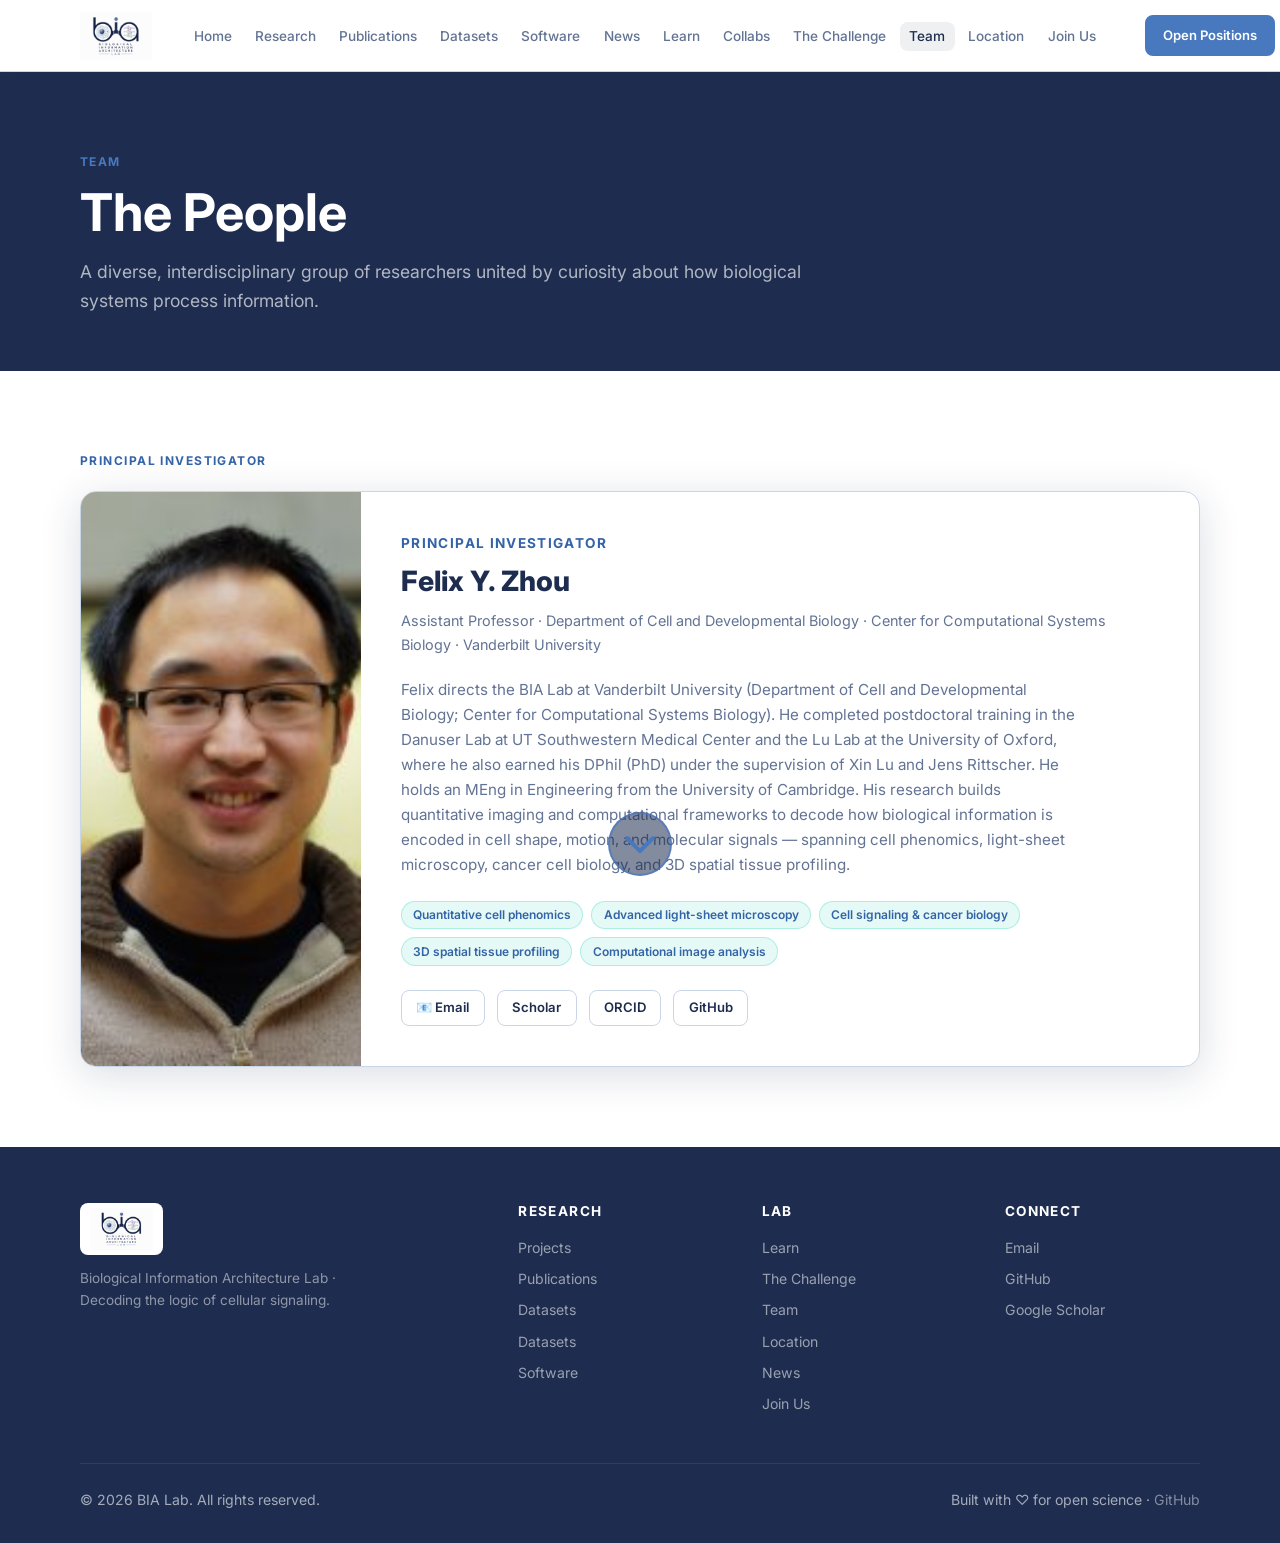
<file: team.html>
<!DOCTYPE html>
<html lang="en">
<head>
  <meta charset="UTF-8">
  <meta name="viewport" content="width=device-width, initial-scale=1.0">
  <title>Team — BIA Lab</title>
  <meta name="description" content="Meet the team at the Biological Information Architecture Lab.">
  <link rel="preconnect" href="https://fonts.googleapis.com">
  <link rel="preconnect" href="https://fonts.gstatic.com" crossorigin>
  <link href="https://fonts.googleapis.com/css2?family=Inter:wght@400;500;600;700;800;900&display=swap" rel="stylesheet">
  <link rel="stylesheet" href="assets/css/main.css">
  <style>
    .page-hero { background: var(--navy); padding: 5rem 0 3.5rem; color: var(--white); }
    .page-hero .section-label { color: var(--teal); }
    .page-hero h1 { color: var(--white); margin-bottom: .75rem; }
    .page-hero p  { color: rgba(255,255,255,.65); font-size: 1.1rem; }

    /* PI card — full-width prominent layout */
    .pi-card {
      background: var(--white);
      border: 1px solid var(--border);
      border-radius: var(--radius-lg);
      overflow: hidden;
      box-shadow: var(--shadow-lg);
      display: grid;
      grid-template-columns: 280px 1fr;
    }
    .pi-card__photo {
      background: linear-gradient(160deg, var(--navy), var(--navy-light));
      display: flex; align-items: center; justify-content: center;
      font-size: 5rem; color: rgba(255,255,255,.2);
    }
    .pi-card__photo img { width: 100%; height: 100%; object-fit: cover; }
    .pi-card__body { padding: 2.5rem; }
    .pi-card__title { color: var(--teal-dark); font-size: .85rem; font-weight: 700; text-transform: uppercase; letter-spacing: .1em; margin-bottom: .25rem; }
    .pi-card__name  { font-size: 1.75rem; font-weight: 800; margin-bottom: .3rem; }
    .pi-card__affil { font-size: .9rem; color: var(--muted); margin-bottom: 1.25rem; }
    .pi-card__bio   { color: var(--muted); font-size: .95rem; margin-bottom: 1.5rem; }
    .pi-card__interests { display: flex; gap: .5rem; flex-wrap: wrap; margin-bottom: 1.5rem; }
    .pi-card__interest {
      font-size: .75rem; font-weight: 600;
      background: rgba(0,201,167,.1); color: var(--teal-dark);
      border: 1px solid rgba(0,201,167,.25); border-radius: 100px;
      padding: .2rem .7rem;
    }
    .pi-card__links { display: flex; gap: .75rem; flex-wrap: wrap; }
    .pi-card__links a {
      font-size: .82rem; font-weight: 600; text-decoration: none;
      display: inline-flex; align-items: center; gap: .35rem;
      color: var(--navy); border: 1px solid var(--border);
      border-radius: var(--radius); padding: .4rem .9rem;
      transition: background .15s, color .15s;
    }
    .pi-card__links a:hover { background: var(--navy); color: var(--white); }

    @media (max-width: 700px) {
      .pi-card { grid-template-columns: 1fr; }
      .pi-card__photo { height: 280px; }
    }

    /* Member grid */
    .member-avatar {
      width: 100%; aspect-ratio: 1;
      background: linear-gradient(135deg, var(--navy-mid), var(--navy-light));
      display: flex; align-items: center; justify-content: center;
      font-size: 2.5rem;
    }

    /* Alumni table */
    .alumni-table { width: 100%; border-collapse: collapse; font-size: .9rem; }
    .alumni-table th {
      text-align: left; padding: .65rem 1rem;
      font-size: .75rem; font-weight: 700; text-transform: uppercase; letter-spacing: .08em;
      color: var(--muted); border-bottom: 2px solid var(--border);
    }
    .alumni-table td { padding: .75rem 1rem; border-bottom: 1px solid var(--border); color: var(--text); }
    .alumni-table tr:hover td { background: var(--off-white); }
    .alumni-table .now { color: var(--muted); font-size: .85rem; }
  </style>
</head>
<body>

<nav class="nav">
  <div class="nav__inner">
    <a href="index.html" class="nav__logo"><img src="assets/img/bia_lab_logo.png" alt="BIA Lab" class="nav__logo-img"></a>
    <ul class="nav__links">
      <li><a href="index.html">Home</a></li>
      <li><a href="research.html">Research</a></li>
      <li><a href="publications.html">Publications</a></li>
      <li><a href="datasets.html">Datasets</a></li>
      <li><a href="software.html">Software</a></li>
      <li><a href="news.html">News</a></li>
      <li><a href="learn.html">Learn</a></li>
      <li><a href="collab.html">Collabs</a></li>
      <li><a href="challenge.html">The Challenge</a></li>
      <li><a href="team.html">Team</a></li>
      <li><a href="location.html">Location</a></li>
      <li><a href="join.html">Join Us</a></li>
    </ul>
    <a href="join.html" class="btn btn-primary btn-sm nav__cta">Open Positions</a>
    <button class="nav__burger" aria-label="Open menu"><span></span><span></span><span></span></button>
    <a href="join.html" class="btn btn-primary btn-sm nav__mobile-cta">Open Positions</a>
  </div>
</nav>

<div class="page-hero">
  <div class="container">
    <div class="section-label">Team</div>
    <h1>The People</h1>
    <p>A diverse, interdisciplinary group of researchers united by curiosity about how biological systems process information.</p>
  </div>
  <a href="#content" class="scroll-hint" aria-label="Scroll down">
    <svg width="40" height="40" viewBox="0 0 28 28" fill="none" xmlns="http://www.w3.org/2000/svg" aria-hidden="true">
      <polyline points="5,10 14,19 23,10" stroke="var(--teal)" stroke-width="2.8" stroke-linecap="round" stroke-linejoin="round"/>
    </svg>
  </a>
</div>

<!-- PI -->
<section class="section" id="content">
  <div class="container">
    <div class="section-label" style="margin-bottom:1.25rem;">Principal Investigator</div>
    <div class="pi-card">
      <div class="pi-card__photo"><img src="team_pics/Felix.jpg" alt="Felix Y. Zhou"></div>
      <div class="pi-card__body">
        <div class="pi-card__title">Principal Investigator</div>
        <div class="pi-card__name">Felix Y. Zhou</div>
        <div class="pi-card__affil">Assistant Professor · Department of Cell and Developmental Biology · Center for Computational Systems Biology · Vanderbilt University</div>
        <p class="pi-card__bio">Felix directs the BIA Lab at Vanderbilt University (Department of Cell and Developmental Biology; Center for Computational Systems Biology). He completed postdoctoral training in the Danuser Lab at UT Southwestern Medical Center and the Lu Lab at the University of Oxford, where he also earned his DPhil (PhD) under the supervision of Xin Lu and Jens Rittscher. He holds an MEng in Engineering from the University of Cambridge. His research builds quantitative imaging and computational frameworks to decode how biological information is encoded in cell shape, motion, and molecular signals — spanning cell phenomics, light-sheet microscopy, cancer cell biology, and 3D spatial tissue profiling.</p>
        <div class="pi-card__interests">
          <span class="pi-card__interest">Quantitative cell phenomics</span>
          <span class="pi-card__interest">Advanced light-sheet microscopy</span>
          <span class="pi-card__interest">Cell signaling &amp; cancer biology</span>
          <span class="pi-card__interest">3D spatial tissue profiling</span>
          <span class="pi-card__interest">Computational image analysis</span>
        </div>
        <div class="pi-card__links">
          <a href="mailto:felix.y.zhou@vanderbilt.edu">📧 Email</a>
          <a href="https://scholar.google.com/citations?user=iRTxWEMAAAAJ&hl=en" target="_blank" rel="noopener">Scholar</a>
          <a href="https://orcid.org/0000-0003-4463-1165" target="_blank" rel="noopener">ORCID</a>
          <a href="https://github.com/BIA-Lab-Team" target="_blank" rel="noopener">GitHub</a>
        </div>
      </div>
    </div>
  </div>
</section>

<!-- placeholder sections (postdocs, phd students, alumni) hidden until real members join
<section class="section section--alt">
  <div class="container">
    <div class="section-label" style="margin-bottom:1.5rem;">Postdoctoral Researchers</div>
    <div class="grid-3">
      <div class="team-card">
        <div class="team-card__photo member-avatar">👤</div>
        <div class="team-card__body">
          <div class="team-card__name">Dr. Tomoko Watanabe</div>
          <div class="team-card__role">Postdoctoral Researcher</div>
          <p class="team-card__bio">Information capacity of calcium signaling. Previously at Harvard (Bhattacharya Lab). PhD from Kyoto University.</p>
          <div class="team-card__links">
            <a href="#">Scholar</a><a href="#">GitHub</a><a href="#">Email</a>
          </div>
        </div>
      </div>
      <div class="team-card">
        <div class="team-card__photo member-avatar">👤</div>
        <div class="team-card__body">
          <div class="team-card__name">Dr. Lucas Ferreira</div>
          <div class="team-card__role">Postdoctoral Researcher</div>
          <p class="team-card__bio">Network motif evolution and robustness. PhD from Universidade de São Paulo. Marie Skłodowska-Curie Fellow.</p>
          <div class="team-card__links">
            <a href="#">Scholar</a><a href="#">GitHub</a><a href="#">Email</a>
          </div>
        </div>
      </div>
      <div class="team-card">
        <div class="team-card__photo member-avatar">👤</div>
        <div class="team-card__body">
          <div class="team-card__name">Dr. Priya Nair</div>
          <div class="team-card__role">Postdoctoral Researcher</div>
          <p class="team-card__bio">Morphogen gradient inference and spatial transcriptomics methods. PhD from IISc Bangalore. ERC postdoctoral fellow.</p>
          <div class="team-card__links">
            <a href="#">Scholar</a><a href="#">GitHub</a><a href="#">Email</a>
          </div>
        </div>
      </div>
    </div>
  </div>
</section>

PhD Students
<section class="section">
  <div class="container">
    <div class="section-label" style="margin-bottom:1.5rem;">PhD Students</div>
    <div class="grid-4">
      <div class="team-card">
        <div class="team-card__photo member-avatar">👤</div>
        <div class="team-card__body">
          <div class="team-card__name">Yuki Chen</div>
          <div class="team-card__role">PhD Student · Year 4</div>
          <p class="team-card__bio">Stochastic modelling of segmentation clocks. Co-supervised with MPI-CBG Dresden.</p>
          <div class="team-card__links"><a href="#">GitHub</a><a href="#">Email</a></div>
        </div>
      </div>
      <div class="team-card">
        <div class="team-card__photo member-avatar">👤</div>
        <div class="team-card__body">
          <div class="team-card__name">Luis García</div>
          <div class="team-card__role">PhD Student · Year 3</div>
          <p class="team-card__bio">Information theory of NF-κB dynamics. Funded by La Caixa Foundation.</p>
          <div class="team-card__links"><a href="#">GitHub</a><a href="#">Email</a></div>
        </div>
      </div>
      <div class="team-card">
        <div class="team-card__photo member-avatar">👤</div>
        <div class="team-card__body">
          <div class="team-card__name">Soo-Jin Kim</div>
          <div class="team-card__role">PhD Student · Year 3</div>
          <p class="team-card__bio">Partial information decomposition for multi-ligand signaling.</p>
          <div class="team-card__links"><a href="#">GitHub</a><a href="#">Email</a></div>
        </div>
      </div>
      <div class="team-card">
        <div class="team-card__photo member-avatar">👤</div>
        <div class="team-card__body">
          <div class="team-card__name">Tunde Okonkwo</div>
          <div class="team-card__role">PhD Student · Year 2</div>
          <p class="team-card__bio">Spatial transcriptomics and signaling flow in colon organoids.</p>
          <div class="team-card__links"><a href="#">GitHub</a><a href="#">Email</a></div>
        </div>
      </div>
      <div class="team-card">
        <div class="team-card__photo member-avatar">👤</div>
        <div class="team-card__body">
          <div class="team-card__name">Maria Santos</div>
          <div class="team-card__role">PhD Student · Year 1</div>
          <p class="team-card__bio">ERC project: spatial information processing in embryogenesis.</p>
          <div class="team-card__links"><a href="#">GitHub</a><a href="#">Email</a></div>
        </div>
      </div>
      <div class="team-card">
        <div class="team-card__photo member-avatar">👤</div>
        <div class="team-card__body">
          <div class="team-card__name">Alex Müller</div>
          <div class="team-card__role">PhD Student · Year 1</div>
          <p class="team-card__bio">Network topology and robustness in developmental gene regulatory networks.</p>
          <div class="team-card__links"><a href="#">GitHub</a><a href="#">Email</a></div>
        </div>
      </div>
      <div class="team-card">
        <div class="team-card__photo member-avatar">👤</div>
        <div class="team-card__body">
          <div class="team-card__name">Wei Zhang</div>
          <div class="team-card__role">PhD Student · Year 1</div>
          <p class="team-card__bio">Information-theoretic limits of single-cell signaling heterogeneity.</p>
          <div class="team-card__links"><a href="#">GitHub</a><a href="#">Email</a></div>
        </div>
      </div>
      <div class="team-card">
        <div class="team-card__photo member-avatar">👤</div>
        <div class="team-card__body">
          <div class="team-card__name">Phuong Nguyen</div>
          <div class="team-card__role">PhD Student · Year 2</div>
          <p class="team-card__bio">Optogenetic dissection of frequency-encoded calcium signals.</p>
          <div class="team-card__links"><a href="#">GitHub</a><a href="#">Email</a></div>
        </div>
      </div>
    </div>
  </div>
</section>

Alumni
<section class="section section--alt">
  <div class="container">
    <div class="section-label" style="margin-bottom:1.5rem;">Alumni</div>
    <table class="alumni-table">
      <thead>
        <tr>
          <th>Name</th>
          <th>Role</th>
          <th>Years</th>
          <th>Now</th>
        </tr>
      </thead>
      <tbody>
        <tr>
          <td><strong>Dr. Rachel Wang</strong></td>
          <td>Postdoc</td>
          <td>2021–2023</td>
          <td class="now">Assistant Professor, National University of Singapore</td>
        </tr>
        <tr>
          <td><strong>Dr. James Smith</strong></td>
          <td>PhD</td>
          <td>2019–2023</td>
          <td class="now">Scientist, Genentech</td>
        </tr>
        <tr>
          <td><strong>Dr. Ananya Patel</strong></td>
          <td>PhD</td>
          <td>2019–2023</td>
          <td class="now">Postdoc, Weizmann Institute</td>
        </tr>
        <tr>
          <td><strong>Ramona Becker</strong></td>
          <td>Master's student</td>
          <td>2022</td>
          <td class="now">PhD student, ETH Zürich</td>
        </tr>
      </tbody>
    </table>
  </div>
</section>
-->

<footer class="footer">
  <div class="container">
    <div class="footer__grid">
      <div class="footer__brand">
        <a href="index.html"><img src="assets/img/bia_lab_logo.png" alt="BIA Lab" class="footer__logo-img"></a>
        <p>Biological Information Architecture Lab · Decoding the logic of cellular signaling.</p>
      </div>
      <div><h4>Research</h4><ul><li><a href="research.html">Projects</a></li><li><a href="publications.html">Publications</a></li><li><a href="datasets.html">Datasets</a></li>
      <li><a href="datasets.html">Datasets</a></li><li><a href="software.html">Software</a></li></ul></div>
      <div><h4>Lab</h4><ul><li><a href="learn.html">Learn</a></li>
      <li><a href="challenge.html">The Challenge</a></li>
      <li><a href="team.html">Team</a></li><li><a href="location.html">Location</a></li><li><a href="news.html">News</a></li><li><a href="join.html">Join Us</a></li></ul></div>
      <div><h4>Connect</h4><ul><li><a href="mailto:felix.y.zhou@vanderbilt.edu">Email</a></li><li><a href="https://github.com/BIA-Lab-Team" target="_blank" rel="noopener">GitHub</a></li><li><a href="https://scholar.google.com/citations?user=iRTxWEMAAAAJ&hl=en" target="_blank" rel="noopener">Google Scholar</a></li></ul></div>
    </div>
    <div class="footer__bottom"><span>© 2026 BIA Lab. All rights reserved.</span><span>Built with ♡ for open science · <a href="https://github.com/BIA-Lab-Team" target="_blank" rel="noopener">GitHub</a></span></div>
  </div>
</footer>

<script src="assets/js/nav.js"></script>
<script src="assets/js/scroll-hint.js" defer></script></body>
</html>
</file>
<file: assets/css/main.css>
/* ─── Reset & Base ─────────────────────────────────────────────────────────── */
*, *::before, *::after { box-sizing: border-box; margin: 0; padding: 0; }

:root {
  /* Updated palette — derived from the BIA Lab logo */
  --navy:       #1e2d4f;   /* logo letterform dark navy           */
  --navy-mid:   #263a6a;   /* slightly lighter navy               */
  --navy-light: #3a5698;   /* medium blue                         */
  --teal:       #4878be;   /* primary accent — network cube blue  */
  --teal-dark:  #3464a8;   /* darker blue for links / hover       */
  --purple:     #7b65b2;   /* secondary accent — cube purple node */
  --green-acc:  #3fa86a;   /* tertiary accent — cube green node   */
  --white:      #ffffff;
  --off-white:  #f0f4fa;   /* light blue-tinted page sections     */
  --text:       #1e2d4f;
  --muted:      #627394;
  --border:     #c9d6e8;

  --font:       'Inter', system-ui, sans-serif;
  --mono:       'JetBrains Mono', 'Fira Code', monospace;

  --radius:     8px;
  --radius-lg:  16px;
  --shadow:     0 2px 16px rgba(30,45,79,.10);
  --shadow-lg:  0 8px 40px rgba(30,45,79,.16);

  --nav-h:      72px;
  --max-w:      1200px;
}

html { scroll-behavior: smooth; font-size: 16px; }

body {
  font-family: var(--font);
  color: var(--text);
  background: var(--white);
  line-height: 1.65;
}

a { color: var(--teal-dark); text-decoration: none; }
a:hover { text-decoration: underline; }

img { display: block; max-width: 100%; }

/* ─── Typography ────────────────────────────────────────────────────────────── */
h1, h2, h3, h4 { font-weight: 700; line-height: 1.25; }
h1 { font-size: clamp(2rem, 5vw, 3.25rem); }
h2 { font-size: clamp(1.5rem, 3vw, 2.25rem); }
h3 { font-size: 1.25rem; }
h4 { font-size: 1rem; }

p { max-width: 68ch; }

.section-label {
  font-size: .75rem;
  font-weight: 700;
  letter-spacing: .12em;
  text-transform: uppercase;
  color: var(--teal-dark);
  margin-bottom: .5rem;
}

/* ─── Layout Helpers ────────────────────────────────────────────────────────── */
.container { width: min(var(--max-w), 100%); margin-inline: auto; padding-inline: clamp(1rem, 4vw, 2.5rem); }
.section    { padding-block: 5rem; }
.section--alt { background: var(--off-white); }

.grid-2 { display: grid; grid-template-columns: repeat(auto-fit, minmax(min(340px, 100%), 1fr)); gap: 1.5rem; }
.grid-3 { display: grid; grid-template-columns: repeat(auto-fit, minmax(min(260px, 100%), 1fr)); gap: 1.5rem; }
.grid-4 { display: grid; grid-template-columns: repeat(auto-fit, minmax(min(200px, 100%), 1fr)); gap: 1.5rem; }

/* ─── Buttons ───────────────────────────────────────────────────────────────── */
.btn {
  display: inline-flex; align-items: center; gap: .5rem;
  padding: .65rem 1.4rem;
  border-radius: var(--radius);
  font-size: .9rem; font-weight: 600;
  cursor: pointer; border: 2px solid transparent;
  transition: background .2s, color .2s, border-color .2s, transform .15s;
  text-decoration: none;
}
.btn:hover { transform: translateY(-1px); text-decoration: none; }
.btn-primary   { background: var(--teal); color: var(--white); border-color: var(--teal); }
.btn-primary:hover { background: var(--teal-dark); border-color: var(--teal-dark); }
.btn-outline   { background: transparent; color: var(--white); border-color: rgba(255,255,255,.55); }
.btn-outline:hover { background: rgba(255,255,255,.12); border-color: var(--white); }
.btn-outline-dark { background: transparent; color: var(--navy); border-color: var(--navy-light); }
.btn-outline-dark:hover { background: var(--navy); color: var(--white); }
.btn-sm { padding: .45rem 1rem; font-size: .82rem; }

/* ─── Navigation ────────────────────────────────────────────────────────────── */
.nav {
  position: sticky; top: 0; z-index: 100;
  height: var(--nav-h);
  background: rgba(255,255,255,.97);
  backdrop-filter: blur(12px);
  border-bottom: 1px solid var(--border);
  display: flex; align-items: center;
  box-shadow: 0 1px 8px rgba(30,45,79,.06);
}

.nav__inner {
  display: flex; align-items: center; justify-content: space-between; gap: 2rem;
  width: min(var(--max-w), 100%); margin-inline: auto; padding-inline: clamp(1rem,4vw,2.5rem);
}

.nav__logo {
  display: flex; align-items: center;
  text-decoration: none; flex-shrink: 0;
}
.nav__logo:hover { text-decoration: none; }
.nav__logo-img { height: 48px; width: auto; display: block; }

.nav__links {
  display: flex; align-items: center; gap: .25rem;
  list-style: none;
}
.nav__links a {
  color: var(--muted);
  font-size: .85rem; font-weight: 500;
  padding: .4rem .6rem;
  border-radius: var(--radius);
  transition: color .15s, background .15s;
  text-decoration: none;
  white-space: nowrap;
}
.nav__links a:hover, .nav__links a.active {
  color: var(--navy);
  background: rgba(30,45,79,.07);
}

.nav__cta { margin-left: .5rem; white-space: nowrap; }

.nav__burger {
  display: none; flex-direction: column; gap: 5px;
  background: none; border: none; cursor: pointer; padding: .4rem;
}
.nav__burger span { display: block; width: 24px; height: 2px; background: var(--navy); border-radius: 2px; transition: .25s; }

/* ─── Hero ──────────────────────────────────────────────────────────────────── */
.hero {
  position: relative; overflow: hidden;
  background: linear-gradient(160deg, #eef3fb 0%, #e4ecf7 60%, #dde8f5 100%);
  min-height: calc(100vh - var(--nav-h));
  display: flex; align-items: center;
}

.hero__bg {
  position: absolute; inset: 0; z-index: 0;
  opacity: .18;
}

.hero__content {
  position: relative; z-index: 1;
  padding-block: 5rem;
  display: grid;
  grid-template-columns: 1fr auto;
  gap: 3rem;
  align-items: start;
}
.hero__logo {
  padding-top: 3.25rem;
}
.hero__logo img {
  width: 360px;
  height: 360px;
  object-fit: cover;
  object-position: center 35%;
  border-radius: 50%;
  display: block;
}
@media (max-width: 768px) {
  .hero__content { grid-template-columns: 1fr; }
  .hero__logo { display: none; }
}

.hero__eyebrow {
  display: inline-flex; align-items: center; gap: .5rem;
  background: rgba(72,120,190,.12); color: var(--teal-dark);
  border: 1px solid rgba(72,120,190,.3);
  border-radius: 100px; padding: .3rem 1rem;
  font-size: .8rem; font-weight: 600; letter-spacing: .06em; text-transform: uppercase;
  margin-bottom: 1.5rem;
}
.hero__eyebrow::before { content: ''; display: block; width: 6px; height: 6px; background: var(--teal); border-radius: 50%; }

.hero h1 { color: var(--navy); margin-bottom: 1.25rem; }
.hero h1 em { color: var(--teal); font-style: normal; }

.hero__slogan-group {
  display: inline-flex;
  flex-direction: column;
  align-items: stretch;
}

.hero__lead {
  font-size: clamp(1rem, 1.5vw, 1.2rem);
  color: var(--navy);
  font-weight: 500;
  width: 0;
  min-width: 100%;
  text-align: center;
  margin-bottom: 2.25rem;
  border: 2px solid var(--teal);
  border-radius: 6px;
  padding: .45rem 1rem;
  line-height: 1.4;
}

.hero__actions { display: flex; gap: 1rem; flex-wrap: wrap; }

.hero__stats {
  display: flex; gap: 2.5rem; flex-wrap: wrap;
  margin-top: 4rem; padding-top: 2rem;
  border-top: 1px solid var(--border);
}
.hero__stat-value { font-size: 2rem; font-weight: 800; color: var(--navy); line-height: 1; }
.hero__stat-label { font-size: .8rem; color: var(--muted); margin-top: .2rem; text-transform: uppercase; letter-spacing: .08em; }

/* ─── Cards ─────────────────────────────────────────────────────────────────── */
.card {
  background: var(--white);
  border: 1px solid var(--border);
  border-radius: var(--radius-lg);
  padding: 1.75rem;
  box-shadow: var(--shadow);
  transition: transform .2s, box-shadow .2s;
}
.card:hover { transform: translateY(-3px); box-shadow: var(--shadow-lg); }

.card__icon {
  width: 48px; height: 48px;
  background: linear-gradient(135deg, rgba(72,120,190,.14), rgba(72,120,190,.05));
  border: 1px solid rgba(72,120,190,.22);
  border-radius: 12px;
  display: flex; align-items: center; justify-content: center;
  font-size: 1.4rem; margin-bottom: 1.1rem;
}
.card h3 { margin-bottom: .5rem; }
.card p  { color: var(--muted); font-size: .92rem; }
.card__link {
  display: inline-flex; align-items: center; gap: .3rem;
  color: var(--teal-dark); font-weight: 600; font-size: .88rem;
  margin-top: 1rem; text-decoration: none;
}
.card__link:hover { text-decoration: underline; }
.card__link::after { content: '→'; }

/* ─── Publication Cards ─────────────────────────────────────────────────────── */
.pub-card {
  background: var(--white);
  border: 1px solid var(--border);
  border-left: 4px solid var(--teal);
  border-radius: var(--radius);
  padding: 1.5rem;
  box-shadow: var(--shadow);
  transition: transform .2s, box-shadow .2s;
}
.pub-card:hover { transform: translateY(-2px); box-shadow: var(--shadow-lg); }

.pub-card__journal {
  display: inline-block;
  background: rgba(72,120,190,.10); color: var(--teal-dark);
  border-radius: 100px; padding: .2rem .75rem;
  font-size: .75rem; font-weight: 700; text-transform: uppercase; letter-spacing: .06em;
  margin-bottom: .75rem;
}
.pub-card h3 { font-size: 1.05rem; margin-bottom: .4rem; }
.pub-card__authors { font-size: .85rem; color: var(--muted); margin-bottom: .6rem; }
.pub-card__abstract { font-size: .88rem; color: var(--muted); margin-bottom: 1rem; }
.pub-card__links { display: flex; gap: .75rem; flex-wrap: wrap; }
.pub-card__links a {
  font-size: .8rem; font-weight: 600; color: var(--teal-dark);
  border: 1px solid var(--teal); border-radius: 100px;
  padding: .2rem .75rem; text-decoration: none;
  transition: background .15s, color .15s;
}
.pub-card__links a:hover { background: var(--teal); color: var(--white); }

/* ─── Team Cards ────────────────────────────────────────────────────────────── */
.team-card {
  background: var(--white);
  border: 1px solid var(--border);
  border-radius: var(--radius-lg);
  overflow: hidden;
  box-shadow: var(--shadow);
  transition: transform .2s, box-shadow .2s;
  text-align: center;
}
.team-card:hover { transform: translateY(-3px); box-shadow: var(--shadow-lg); }
.team-card__photo {
  width: 100%; aspect-ratio: 1;
  background: linear-gradient(135deg, var(--navy-mid), var(--navy-light));
  display: flex; align-items: center; justify-content: center;
  font-size: 3rem; color: rgba(255,255,255,.25);
}
.team-card__photo img { width: 100%; height: 100%; object-fit: cover; }
.team-card__body { padding: 1.25rem; }
.team-card__name { font-size: 1rem; font-weight: 700; margin-bottom: .15rem; }
.team-card__role { font-size: .82rem; color: var(--teal-dark); font-weight: 600; margin-bottom: .5rem; }
.team-card__bio  { font-size: .82rem; color: var(--muted); }
.team-card__links { display: flex; justify-content: center; gap: .75rem; margin-top: .75rem; }
.team-card__links a { color: var(--muted); font-size: .85rem; transition: color .15s; }
.team-card__links a:hover { color: var(--teal-dark); text-decoration: none; }

/* ─── Section Headers ───────────────────────────────────────────────────────── */
.section-header { margin-bottom: 3rem; }
.section-header h2 { margin-bottom: .6rem; }
.section-header p  { color: var(--muted); font-size: 1.05rem; }

/* ─── Stats Bar ─────────────────────────────────────────────────────────────── */
.stats-bar {
  background: var(--navy);
  padding-block: 3rem;
}
.stats-bar__grid { display: grid; grid-template-columns: repeat(auto-fit, minmax(140px, 1fr)); gap: 1.5rem; text-align: center; }
.stats-bar__value { font-size: 2.5rem; font-weight: 800; color: var(--white); line-height: 1; }
.stats-bar__label { font-size: .8rem; color: rgba(255,255,255,.55); text-transform: uppercase; letter-spacing: .1em; margin-top: .35rem; }

/* ─── News / Timeline ───────────────────────────────────────────────────────── */
.news-item {
  display: flex; gap: 1.25rem; align-items: flex-start;
  padding: 1.25rem 0;
  border-bottom: 1px solid var(--border);
}
.news-item:last-child { border-bottom: none; }
.news-item__date {
  flex-shrink: 0; width: 60px; text-align: center;
  background: rgba(72,120,190,.08); border-radius: var(--radius);
  padding: .4rem .3rem;
}
.news-item__date-month { font-size: .65rem; text-transform: uppercase; letter-spacing: .08em; color: var(--teal-dark); font-weight: 700; }
.news-item__date-day   { font-size: 1.4rem; font-weight: 800; color: var(--navy); line-height: 1; }
.news-item__date-year  { font-size: .65rem; color: var(--muted); }
.news-item__body h4    { margin-bottom: .2rem; }
.news-item__body p     { font-size: .88rem; color: var(--muted); }

/* ─── Research Theme Cards ──────────────────────────────────────────────────── */
.theme-card {
  border-radius: var(--radius-lg);
  background: linear-gradient(145deg, var(--navy-mid), var(--navy));
  border: 1px solid rgba(255,255,255,.07);
  padding: 2rem 1.75rem;
  color: var(--white);
  position: relative; overflow: hidden;
  transition: transform .2s, box-shadow .2s;
}
.theme-card:hover { transform: translateY(-3px); box-shadow: 0 12px 40px rgba(30,45,79,.35); }
.theme-card__num {
  position: absolute; top: -12px; right: 1rem;
  font-size: 5rem; font-weight: 900; opacity: .05; line-height: 1;
  user-select: none;
}
.theme-card__icon { font-size: 2rem; margin-bottom: 1rem; }
.theme-card h3   { color: var(--white); margin-bottom: .6rem; }
.theme-card p    { color: rgba(255,255,255,.6); font-size: .9rem; max-width: 100%; }
.theme-card__tags { display: flex; gap: .5rem; flex-wrap: wrap; margin-top: 1rem; }
.theme-card__tag {
  font-size: .72rem; font-weight: 600; letter-spacing: .05em;
  background: rgba(72,120,190,.2); color: #a8c4f0;
  border-radius: 100px; padding: .2rem .65rem;
}

/* ─── Footer ────────────────────────────────────────────────────────────────── */
.footer {
  background: var(--navy);
  color: rgba(255,255,255,.6);
  padding-block: 3.5rem 2rem;
  font-size: .88rem;
}
.footer__grid {
  display: grid;
  grid-template-columns: 2fr repeat(3, 1fr);
  gap: 3rem;
  margin-bottom: 3rem;
}
.footer__brand p { margin-top: .75rem; color: rgba(255,255,255,.5); font-size: .85rem; max-width: 30ch; }
.footer h4 { color: var(--white); font-size: .85rem; margin-bottom: 1rem; text-transform: uppercase; letter-spacing: .1em; }
.footer ul { list-style: none; display: flex; flex-direction: column; gap: .5rem; }
.footer ul a { color: rgba(255,255,255,.55); font-size: .88rem; transition: color .15s; text-decoration: none; }
.footer ul a:hover { color: var(--teal); }
.footer__bottom {
  border-top: 1px solid rgba(255,255,255,.08);
  padding-top: 1.5rem;
  display: flex; justify-content: space-between; align-items: center; flex-wrap: wrap; gap: 1rem;
}
.footer__bottom a { color: rgba(255,255,255,.45); transition: color .15s; }
.footer__bottom a:hover { color: var(--teal); }

/* Footer logo — white pill so the logo reads on the dark background */
.footer__logo-img {
  height: 52px; width: auto; display: block;
  background: var(--white);
  border-radius: 8px;
  padding: 5px 10px;
}

/* ─── Responsive ────────────────────────────────────────────────────────────── */
@media (max-width: 768px) {
  .nav__links, .nav__cta { display: none; }
  .nav__burger { display: flex; }
  .nav--open .nav__links {
    display: flex; flex-direction: column;
    position: fixed; top: var(--nav-h); left: 0; right: 0;
    height: calc(100vh - var(--nav-h));
    background: var(--white); padding: 2rem;
    gap: .5rem; z-index: 99;
    border-top: 1px solid var(--border);
    overflow-y: auto;
  }
  .nav--open .nav__links a { font-size: 1.1rem; padding: .75rem 1rem; color: var(--navy); }
  .footer__grid { grid-template-columns: 1fr 1fr; }
  .nav--open .nav__mobile-cta {
    display: inline-flex;
    position: fixed;
    bottom: 2rem;
    left: 50%;
    transform: translateX(-50%);
    z-index: 100;
  }
}

.nav__mobile-cta { display: none; }

@media (max-width: 480px) {
  .footer__grid { grid-template-columns: 1fr; }
  .hero__stats { gap: 1.5rem; }
}

/* ─── Scroll-hint ───────────────────────────────────────────────────────────── */
.scroll-hint {
  position: fixed;
  bottom: 1.5rem;
  left: 50%;
  transform: translateX(-50%);
  display: flex;
  align-items: center;
  justify-content: center;
  width: 4rem;
  height: 4rem;
  border-radius: 50%;
  background: rgba(30,45,79,.55);
  border: 2px solid rgba(72,120,190,.7);
  text-decoration: none;
  animation: scrollBounce 2s ease-in-out infinite;
  transition: background .15s, opacity .3s;
}
.scroll-hint:hover { background: rgba(30,45,79,.8); }
@keyframes scrollBounce {
  0%, 100% { transform: translateX(-50%) translateY(0); }
  50%       { transform: translateX(-50%) translateY(7px); }
}
@media (prefers-reduced-motion: reduce) { .scroll-hint { animation: none; } }
.scroll-hint--hidden { opacity: 0; pointer-events: none; }

/* page-hero must be position:relative for the scroll-hint to be contained */
.page-hero { position: relative; }
</file>
<file: assets/css/carousel.css>
/* ─── Carousel ──────────────────────────────────────────────────────────────── */
.carousel-section {
  background: var(--navy-mid);
  padding-block: 0;
  overflow: hidden;
}

.carousel {
  position: relative;
  overflow: hidden;
}

.carousel__track {
  display: flex;
  transition: transform .55s cubic-bezier(.4, 0, .2, 1);
  will-change: transform;
}

.carousel__slide {
  min-width: 100%;
  display: grid;
  grid-template-columns: 1fr 1fr;
  align-items: stretch;
  gap: 0;
  height: 180px;
  min-height: unset;
  text-decoration: none;
  cursor: pointer;
}
.carousel__slide:hover .carousel__slide-content { opacity: .85; }

.carousel__slide-visual {
  position: relative;
  height: 100%;
  overflow: hidden;
}

.carousel__slide-visual img {
  width: 100%; height: 100%;
  object-fit: cover; object-position: center;
  display: block;
  transform: scale(1.15);
  transform-origin: center;
}

.carousel__slide-visual::after {
  content: '';
  position: absolute; inset: 0;
  background: linear-gradient(90deg, var(--navy-mid) 0%, transparent 50%);
}

.carousel__slide-content {
  padding: 0 clamp(1.5rem, 4vw, 3rem);
  color: var(--white);
  display: flex;
  flex-direction: column;
  align-items: flex-start;
  justify-content: center;
  gap: 0;
  height: 100%;
}

.carousel__slide-badge {
  display: inline-flex; align-items: center; gap: .4rem;
  background: rgba(72,120,190,.22); color: #a8c4f0;
  border: 1px solid rgba(72,120,190,.4);
  border-radius: 100px; padding: .25rem .85rem;
  font-size: .72rem; font-weight: 700; letter-spacing: .08em; text-transform: uppercase;
  margin-bottom: .5rem;
  flex-shrink: 0;
}

.carousel__slide h2 {
  font-size: clamp(.85rem, 1.5vw, 1rem);
  color: var(--white);
  margin: 0;
  line-height: 1.35;
  white-space: normal;
  overflow: hidden;
  display: -webkit-box;
  -webkit-line-clamp: 2;
  -webkit-box-orient: vertical;
}

.carousel__slide p { display: none; }

/* ─── Controls ──────────────────────────────────────────────────────────────── */
.carousel__controls {
  display: flex; align-items: center; justify-content: center; gap: 1rem;
  padding: .5rem 1rem;
  background: var(--navy);
}

.carousel__btn {
  width: 36px; height: 36px;
  background: rgba(255,255,255,.08); border: 1px solid rgba(255,255,255,.15);
  border-radius: 50%; color: var(--white);
  display: flex; align-items: center; justify-content: center;
  cursor: pointer; transition: background .15s;
  font-size: 1rem; flex-shrink: 0;
}
.carousel__btn:hover { background: rgba(255,255,255,.2); }

.carousel__dots {
  display: flex; gap: .5rem;
}

.carousel__dot {
  width: 8px; height: 8px; border-radius: 100px;
  background: rgba(255,255,255,.25);
  border: none; cursor: pointer;
  transition: background .2s, width .2s;
  padding: 0;
}
.carousel__dot.active {
  background: var(--teal);
  width: 24px;
}

.carousel__progress {
  height: 2px;
  background: rgba(255,255,255,.08);
}
.carousel__progress-bar {
  height: 100%;
  background: var(--teal);
  transition: width 5s linear;
  width: 0;
}

/* ─── Responsive ────────────────────────────────────────────────────────────── */
@media (max-width: 768px) {
  .carousel__slide { height: 100px; grid-template-columns: 1fr; }
  .carousel__slide-visual { display: none; }
  .carousel__slide-content { padding: 0 1.25rem; }
  .carousel__slide h2 { font-size: .8rem; }
}
</file>
